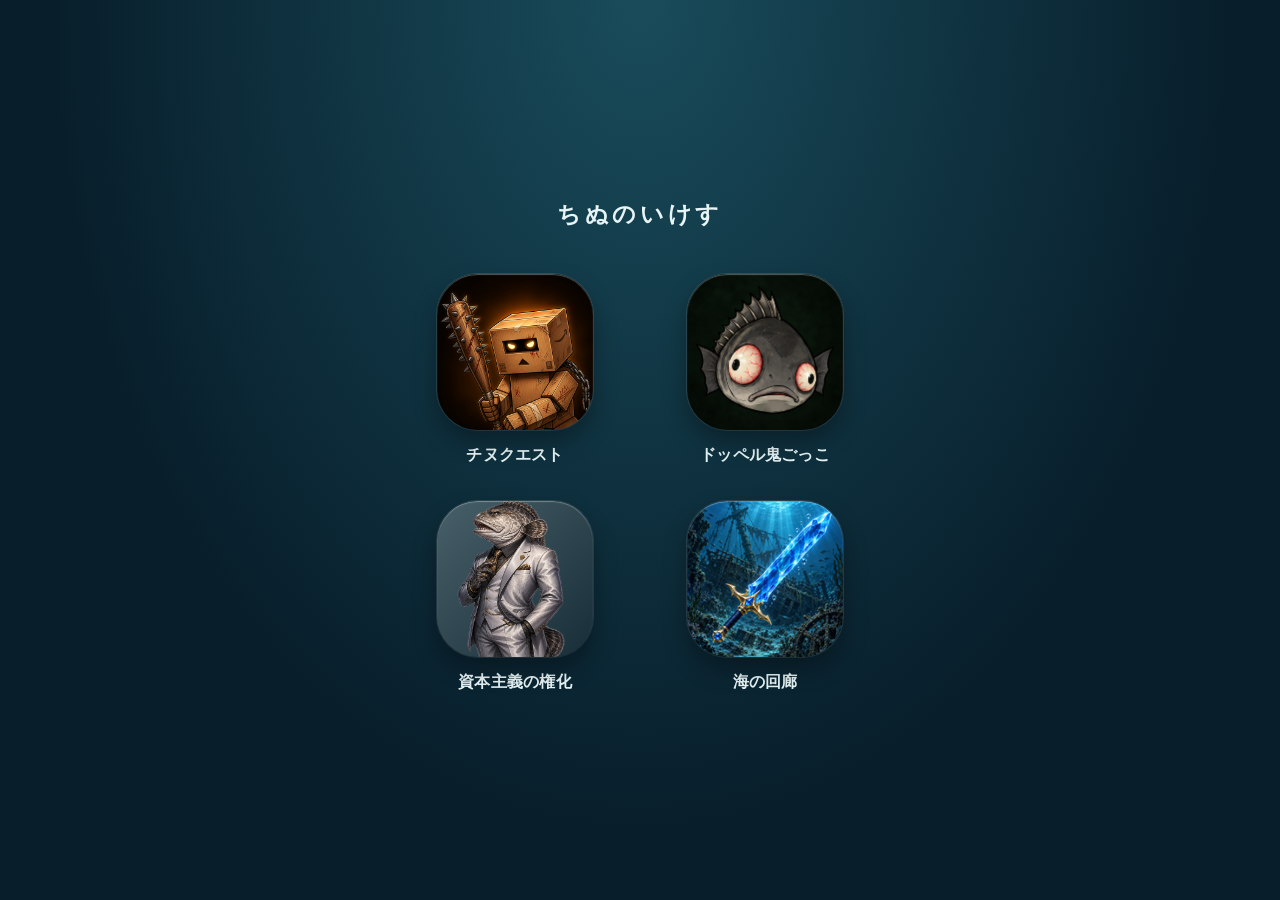
<file: index.html>
<!doctype html>
<html lang="ja">
<head>
  <meta charset="utf-8">
  <meta name="viewport" content="width=device-width, initial-scale=1, viewport-fit=cover">
  <title>ちぬのいけす</title>
  <meta name="description" content="チヌクエスト、ドッペル鬼ごっこ、資本主義の権化、海の回廊。ゲームを選んでスタート。">
  <meta name="theme-color" content="#081e2b">
  <meta name="apple-mobile-web-app-capable" content="yes">
  <meta name="apple-mobile-web-app-title" content="ちぬのいけす">
  <meta name="apple-mobile-web-app-status-bar-style" content="black-translucent">
  <link rel="canonical" href="https://saint-chinu.github.io/">
  <link rel="icon" href="favicon.png" type="image/png">
  <link rel="apple-touch-icon" href="apple-touch-icon.png">
  <link rel="manifest" href="manifest.webmanifest">
  <link rel="stylesheet" href="assets/css/launcher.css?v=1">
  <script src="assets/js/launcher.js?v=1" defer></script>
</head>
<body>
  <main class="launcher">
    <h1>ちぬのいけす</h1>
    <nav class="games" aria-label="ゲームを選ぶ">
      <a class="game chinu-quest" href="https://chinu-quest2-pvp.doppel-tag.workers.dev/" aria-label="チヌクエストを起動">
        <span class="icon"><img src="assets/launcher/chinu.png" alt="" width="156" height="156" decoding="async"></span>
        <span class="name">チヌクエスト</span>
      </a>
      <a class="game doppel-tag" href="https://doppel-tag.doppel-tag.workers.dev/" aria-label="ドッペル鬼ごっこを起動">
        <span class="icon"><img src="assets/launcher/doppel.png" alt="" width="156" height="156" decoding="async"></span>
        <span class="name">ドッペル鬼ごっこ</span>
      </a>
      <a class="game capitalism" href="https://que-finance-game.doppel-tag.workers.dev/" aria-label="資本主義の権化を起動">
        <span class="icon"><img src="assets/img/cast/que.webp" alt="" width="156" height="156" decoding="async"></span>
        <span class="name">資本主義の権化</span>
      </a>
      <a class="game umi-no-kairo" href="https://sea-corridor-basic.doppel-tag.workers.dev/" aria-label="海の回廊を起動">
        <span class="icon"><img src="assets/launcher/umi.png" alt="" width="156" height="156" decoding="async"></span>
        <span class="name">海の回廊</span>
      </a>
    </nav>
  </main>
</body>
</html>
</file>
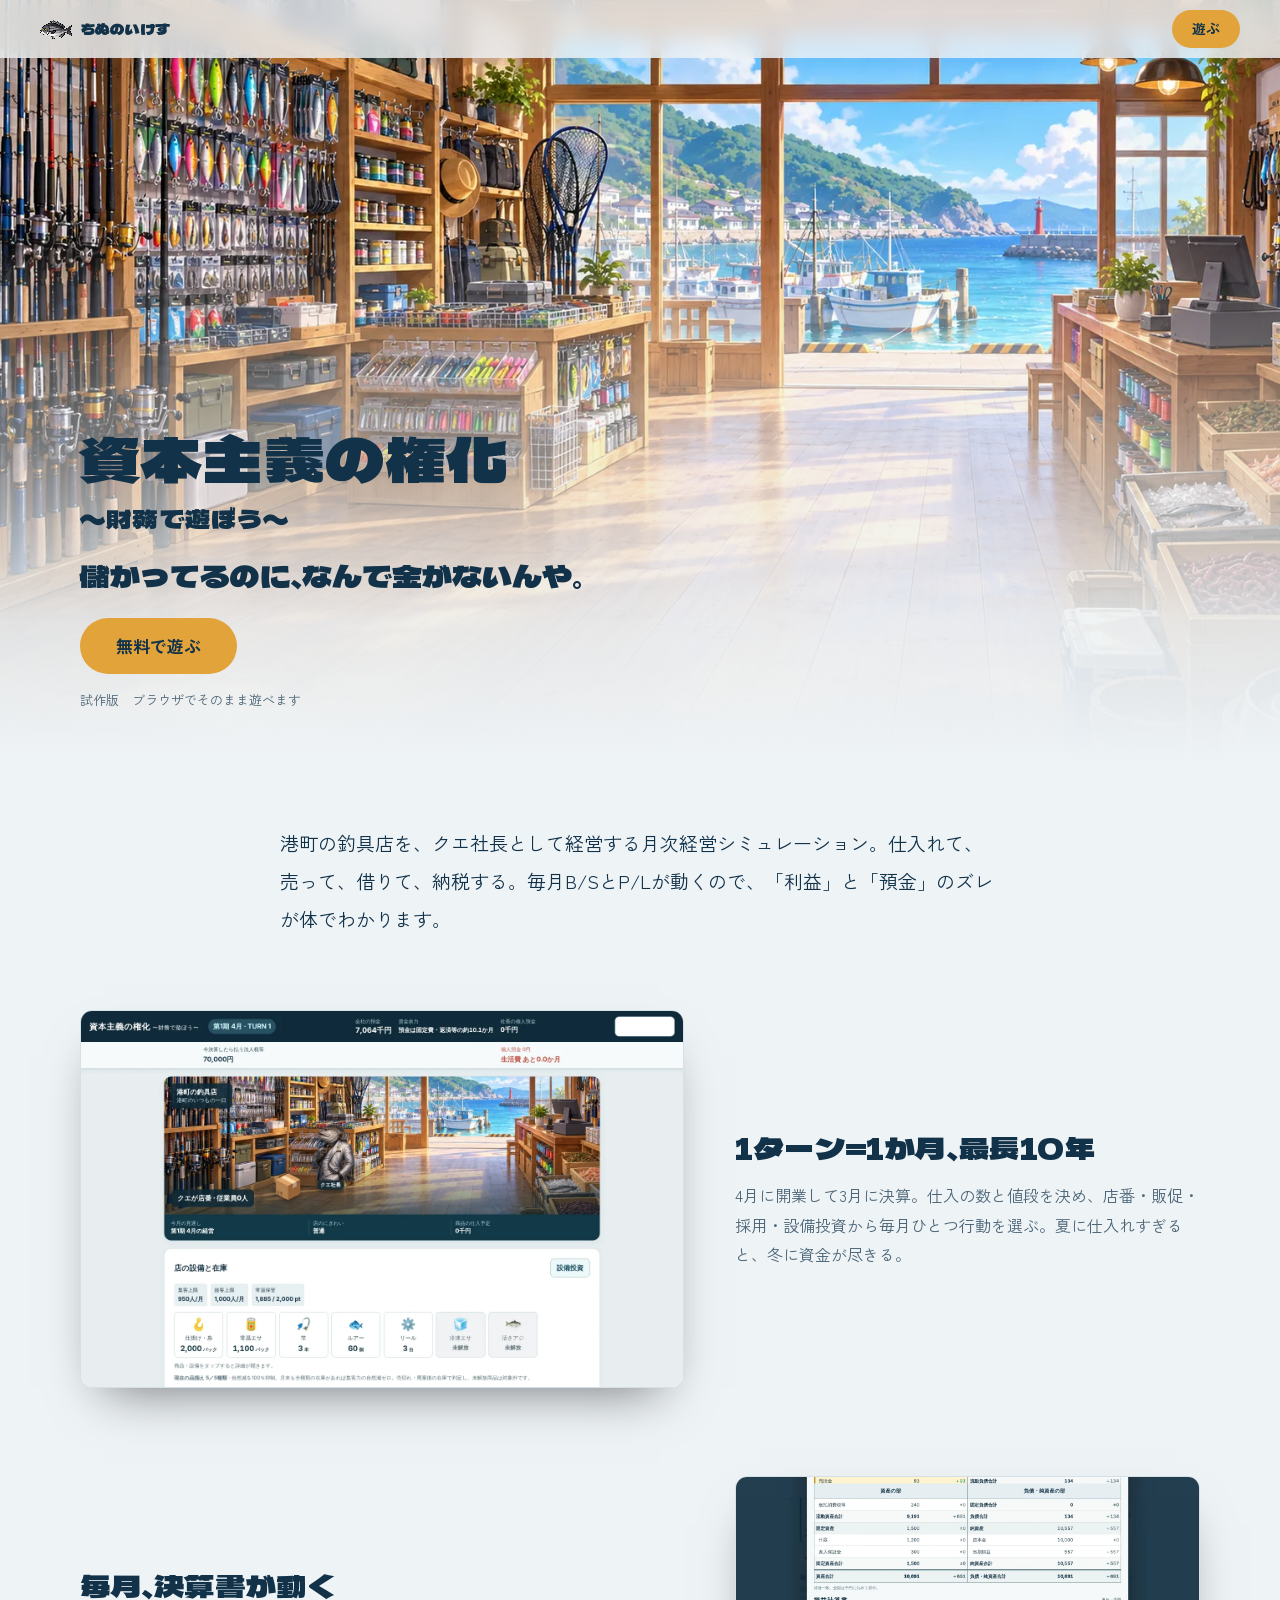
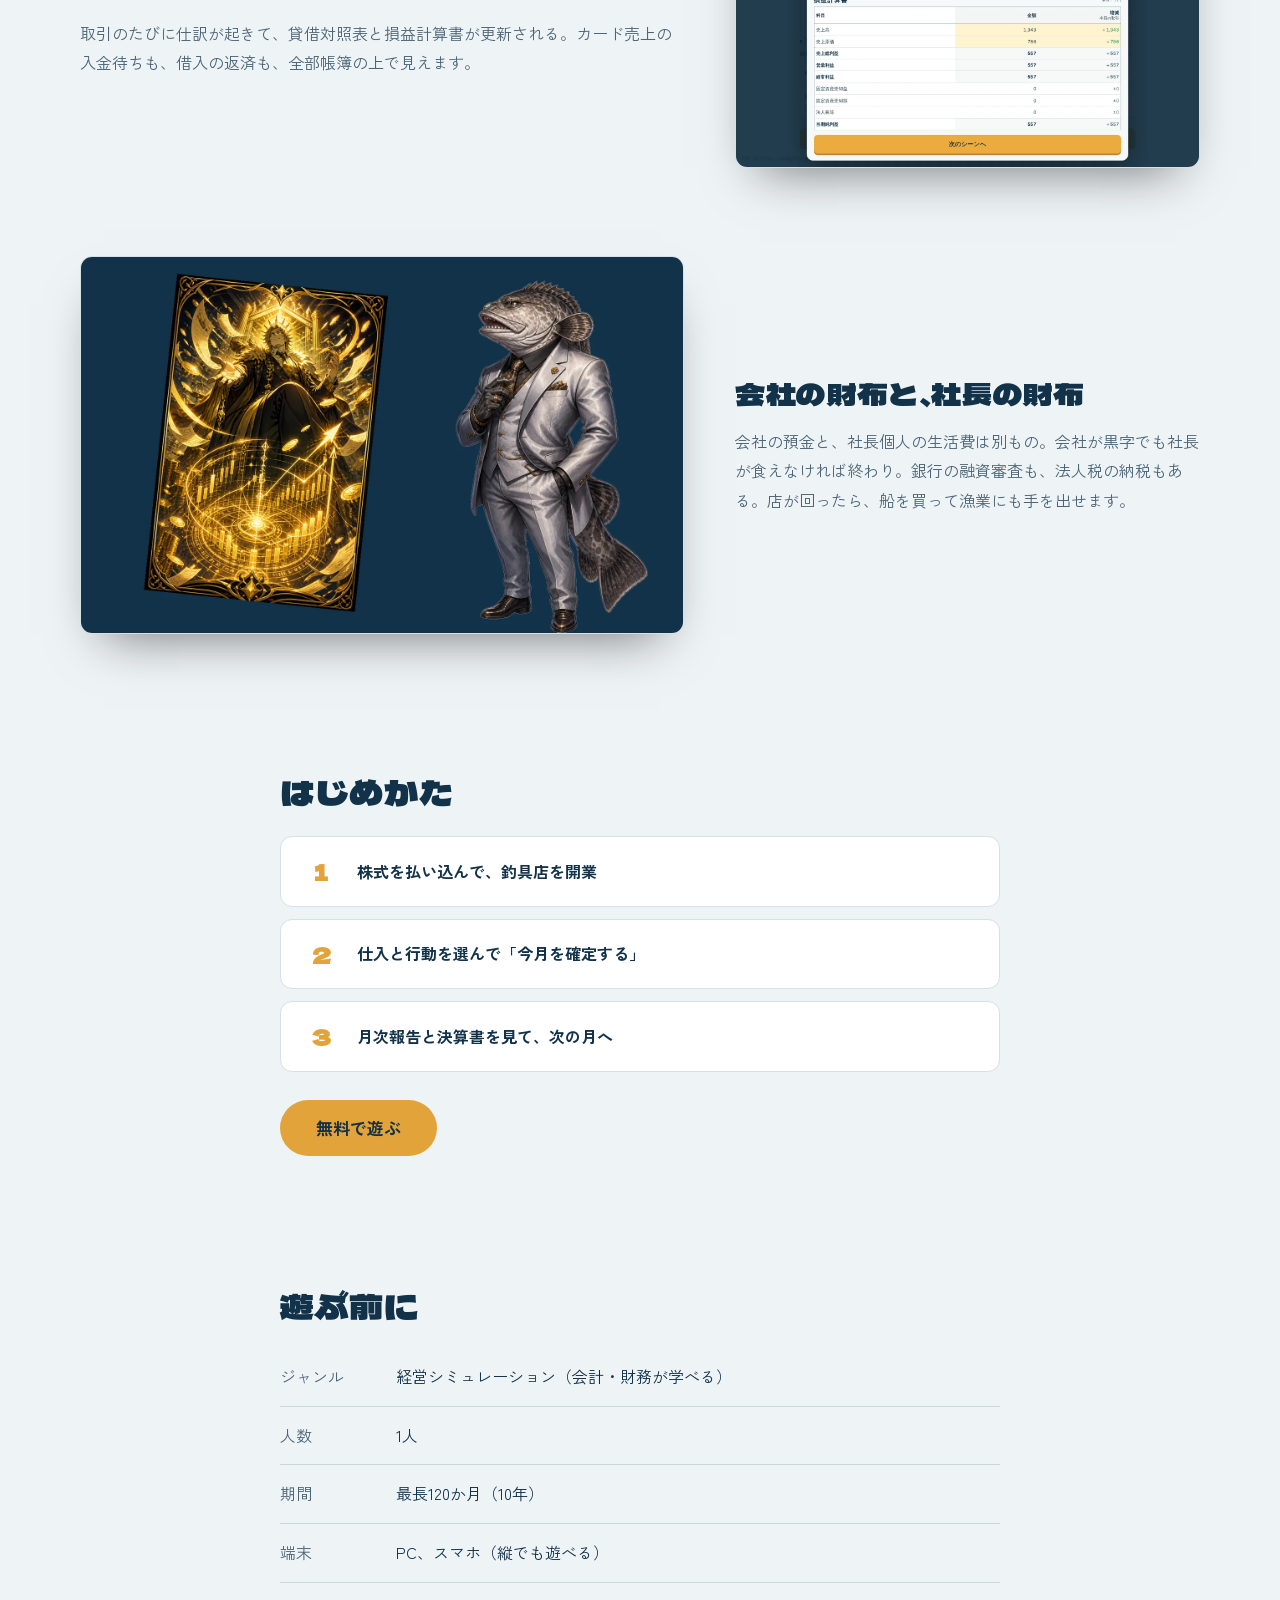
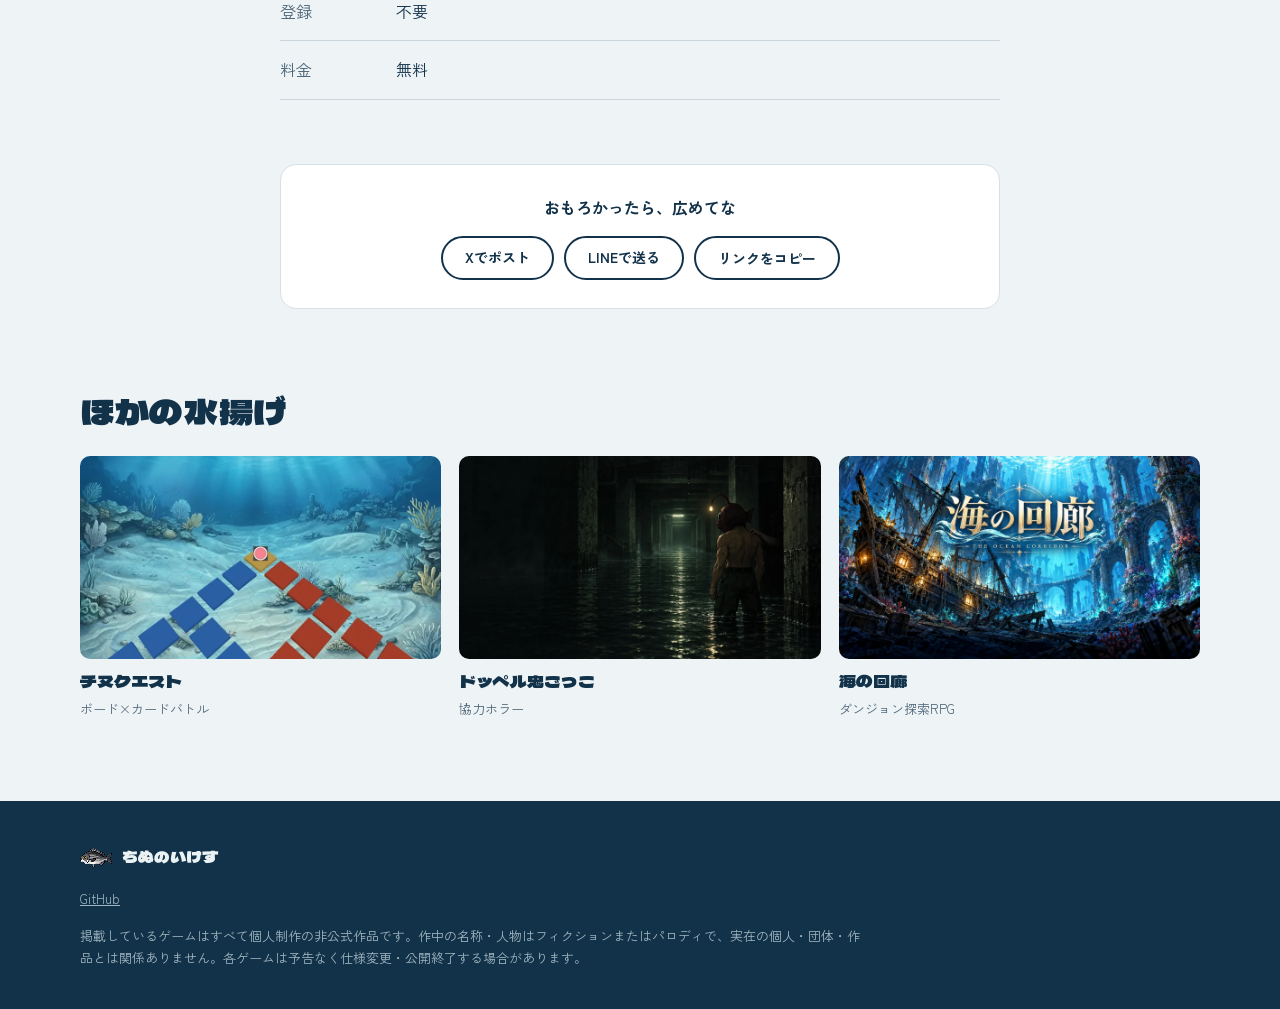
<file: games/capitalism/index.html>
<!doctype html>
<html lang="ja">
<head>
<meta charset="utf-8">
<meta name="viewport" content="width=device-width, initial-scale=1, viewport-fit=cover">
<title>資本主義の権化〜財務で遊ぼう〜｜儲かってるのに、なんで金がないんや。</title>
<meta name="description" content="港町の釣具店を、クエ社長として経営する月次経営シミュレーション。仕入れて、売って、借りて、納税する。毎月B/SとP/Lが動くので、「利益」と「預金」のズレが体でわかります。">
<link rel="canonical" href="https://saint-chinu.github.io/games/capitalism/">
<meta name="theme-color" content="#12324a">
<meta property="og:type" content="website">
<meta property="og:site_name" content="ちぬのいけす">
<meta property="og:title" content="資本主義の権化〜財務で遊ぼう〜｜儲かってるのに、なんで金がないんや。">
<meta property="og:description" content="港町の釣具店を、クエ社長として経営する月次経営シミュレーション。仕入れて、売って、借りて、納税する。毎月B/SとP/Lが動くので、「利益」と「預金」のズレが体でわかります。">
<meta property="og:url" content="https://saint-chinu.github.io/games/capitalism/">
<meta property="og:image" content="https://saint-chinu.github.io/assets/ogp/capitalism.jpg">
<meta property="og:image:width" content="1200">
<meta property="og:image:height" content="630">
<meta property="og:locale" content="ja_JP">
<meta name="twitter:card" content="summary_large_image">
<link rel="icon" href="../../favicon.png" type="image/png">
<link rel="apple-touch-icon" href="../../apple-touch-icon.png">
<link rel="preload" href="../../assets/fonts/fonts.css" as="style">
<link rel="stylesheet" href="../../assets/fonts/fonts.css">
<link rel="stylesheet" href="../../assets/css/site.css">
<script type="application/ld+json">{"@context": "https://schema.org", "@type": "VideoGame", "name": "資本主義の権化〜財務で遊ぼう〜", "url": "https://que-finance-game.doppel-tag.workers.dev/", "description": "港町の釣具店を、クエ社長として経営する月次経営シミュレーション。仕入れて、売って、借りて、納税する。毎月B/SとP/Lが動くので、「利益」と「預金」のズレが体でわかります。", "genre": "経営シミュレーション", "gamePlatform": "Web browser", "inLanguage": "ja", "image": "https://saint-chinu.github.io/assets/ogp/capitalism.jpg", "offers": {"@type": "Offer", "price": 0, "priceCurrency": "JPY"}, "author": {"@type": "Person", "name": "ちぬ"}}</script>
</head>
<body class="game theme-cap">
<a class="skip" href="#main">本文へ</a>
<nav class="topbar">
  <a class="back" href="../../"><img src="../../assets/img/chinu-pixel.webp" alt="" width="32" height="32">ちぬのいけす</a>
  <a class="btn btn-play btn-small" href="https://que-finance-game.doppel-tag.workers.dev/" target="_blank" rel="noopener">遊ぶ</a>
</nav>
<header class="game-hero">
  <img class="game-hero-bg" src="../../assets/img/cap/shop.webp" alt="" fetchpriority="high">
  <div class="game-hero-inner">
    
    <h1 class="game-title">資本主義の権化<span class="game-sub">〜財務で遊ぼう〜</span></h1>
    <p class="game-catch">儲かってるのに、なんで金がないんや。</p>
    <a class="btn btn-play btn-big" href="https://que-finance-game.doppel-tag.workers.dev/" target="_blank" rel="noopener">無料で遊ぶ</a>
    <p class="game-status">試作版　ブラウザでそのまま遊べます</p>
  </div>
</header>
<main id="main">
  <section class="game-lead wrap-narrow"><p>港町の釣具店を、クエ社長として経営する月次経営シミュレーション。仕入れて、売って、借りて、納税する。毎月B/SとP/Lが動くので、「利益」と「預金」のズレが体でわかります。</p></section>
  
  <div class="features wrap">
    <section class="feature">
      <figure class="feature-shot"><img src="../../assets/img/cap/play.webp" alt="港町の釣具店にクエ社長が立つ経営画面" loading="lazy"></figure>
      <div class="feature-text">
        <h3>1ターン＝1か月、最長10年</h3>
        <p>4月に開業して3月に決算。仕入の数と値段を決め、店番・販促・採用・設備投資から毎月ひとつ行動を選ぶ。夏に仕入れすぎると、冬に資金が尽きる。</p>
      </div>
    </section>
<section class="feature flip">
      <figure class="feature-shot"><img src="../../assets/img/cap/bs.webp" alt="貸借対照表と損益計算書が並ぶ月次報告画面" loading="lazy"></figure>
      <div class="feature-text">
        <h3>毎月、決算書が動く</h3>
        <p>取引のたびに仕訳が起きて、貸借対照表と損益計算書が更新される。カード売上の入金待ちも、借入の返済も、全部帳簿の上で見えます。</p>
      </div>
    </section>
<section class="feature">
      <figure class="feature-shot"><img src="../../assets/img/cap/wallet.webp" alt="金色の「資本主義の権化」カードと、スーツ姿のクエ社長" loading="lazy"></figure>
      <div class="feature-text">
        <h3>会社の財布と、社長の財布</h3>
        <p>会社の預金と、社長個人の生活費は別もの。会社が黒字でも社長が食えなければ終わり。銀行の融資審査も、法人税の納税もある。店が回ったら、船を買って漁業にも手を出せます。</p>
      </div>
    </section>
  </div>
  <section class="howto wrap-narrow" aria-labelledby="howto-h">
    <h2 id="howto-h">はじめかた</h2>
    <ol class="steps"><li>株式を払い込んで、釣具店を開業</li><li>仕入と行動を選んで「今月を確定する」</li><li>月次報告と決算書を見て、次の月へ</li></ol>
    <a class="btn btn-play btn-big" href="https://que-finance-game.doppel-tag.workers.dev/" target="_blank" rel="noopener">無料で遊ぶ</a>
  </section>
  <section class="spec wrap-narrow" aria-labelledby="spec-h">
    <h2 id="spec-h">遊ぶ前に</h2>
    <dl><div><dt>ジャンル</dt><dd>経営シミュレーション（会計・財務が学べる）</dd></div><div><dt>人数</dt><dd>1人</dd></div><div><dt>期間</dt><dd>最長120か月（10年）</dd></div><div><dt>端末</dt><dd>PC、スマホ（縦でも遊べる）</dd></div><div><dt>登録</dt><dd>不要</dd></div><div><dt>料金</dt><dd>無料</dd></div></dl>
    
  </section>
  <section class="wrap-narrow"><div class="share">
  <p class="share-label">おもろかったら、広めてな</p>
  <div class="share-buttons">
    <a class="btn btn-ghost" href="https://x.com/intent/post?text=%E5%84%B2%E3%81%8B%E3%81%A3%E3%81%A6%E3%82%8B%E3%81%AE%E3%81%AB%E3%80%81%E3%81%AA%E3%82%93%E3%81%A7%E9%87%91%E3%81%8C%E3%81%AA%E3%81%84%E3%82%93%E3%82%84%E3%80%82%E3%82%AF%E3%82%A8%E7%A4%BE%E9%95%B7%E3%81%AE%E9%87%A3%E5%85%B7%E5%BA%97%E7%B5%8C%E5%96%B6%E3%82%B7%E3%83%A0%E3%80%8E%E8%B3%87%E6%9C%AC%E4%B8%BB%E7%BE%A9%E3%81%AE%E6%A8%A9%E5%8C%96%E3%80%9C%E8%B2%A1%E5%8B%99%E3%81%A7%E9%81%8A%E3%81%BC%E3%81%86%E3%80%9C%E3%80%8F%E3%80%81B/S%E3%81%A8P/L%E3%81%8C%E6%AF%8E%E6%9C%88%E5%8B%95%E3%81%8F&url=https%3A//saint-chinu.github.io/games/capitalism/&hashtags=%E8%B3%87%E6%9C%AC%E4%B8%BB%E7%BE%A9%E3%81%AE%E6%A8%A9%E5%8C%96%2C%E7%B0%BF%E8%A8%98" target="_blank" rel="noopener">Xでポスト</a>
    <a class="btn btn-ghost" href="https://social-plugins.line.me/lineit/share?url=https%3A//saint-chinu.github.io/games/capitalism/" target="_blank" rel="noopener">LINEで送る</a>
    <button class="btn btn-ghost" type="button" data-copy="https://saint-chinu.github.io/games/capitalism/">リンクをコピー</button>
  </div>
</div></section>
  <section class="others wrap" aria-labelledby="others-h">
    <h2 id="others-h">ほかの水揚げ</h2>
    <ul><li><a href="../../games/chinu-quest/">
      <img src="../../assets/img/cq2/board.webp" alt="" loading="lazy">
      <span class="other-name">チヌクエスト</span>
      <span class="other-genre">ボード×カードバトル</span></a></li><li><a href="../../games/doppel-tag/">
      <img src="../../assets/img/doppel/key.webp" alt="" loading="lazy">
      <span class="other-name">ドッペル鬼ごっこ</span>
      <span class="other-genre">協力ホラー</span></a></li><li><a href="../../games/umi-no-kairo/">
      <img src="../../assets/img/umi/key.webp" alt="" loading="lazy">
      <span class="other-name">海の回廊</span>
      <span class="other-genre">ダンジョン探索RPG</span></a></li></ul>
  </section>
</main>
<footer class="site-footer">
  <div class="wrap footer-inner">
    <a class="footer-mark" href="../../"><img src="../../assets/img/chinu-pixel.webp" alt="" width="40" height="40">ちぬのいけす</a>
    <nav class="footer-links" aria-label="外部リンク"><a href="https://github.com/saint-chinu" target="_blank" rel="noopener">GitHub</a></nav>
    <p class="fine">掲載しているゲームはすべて個人制作の非公式作品です。作中の名称・人物はフィクションまたはパロディで、実在の個人・団体・作品とは関係ありません。各ゲームは予告なく仕様変更・公開終了する場合があります。</p>
  </div>
</footer>
<script src="../../assets/js/site.js" defer></script>
</body>
</html>
</file>
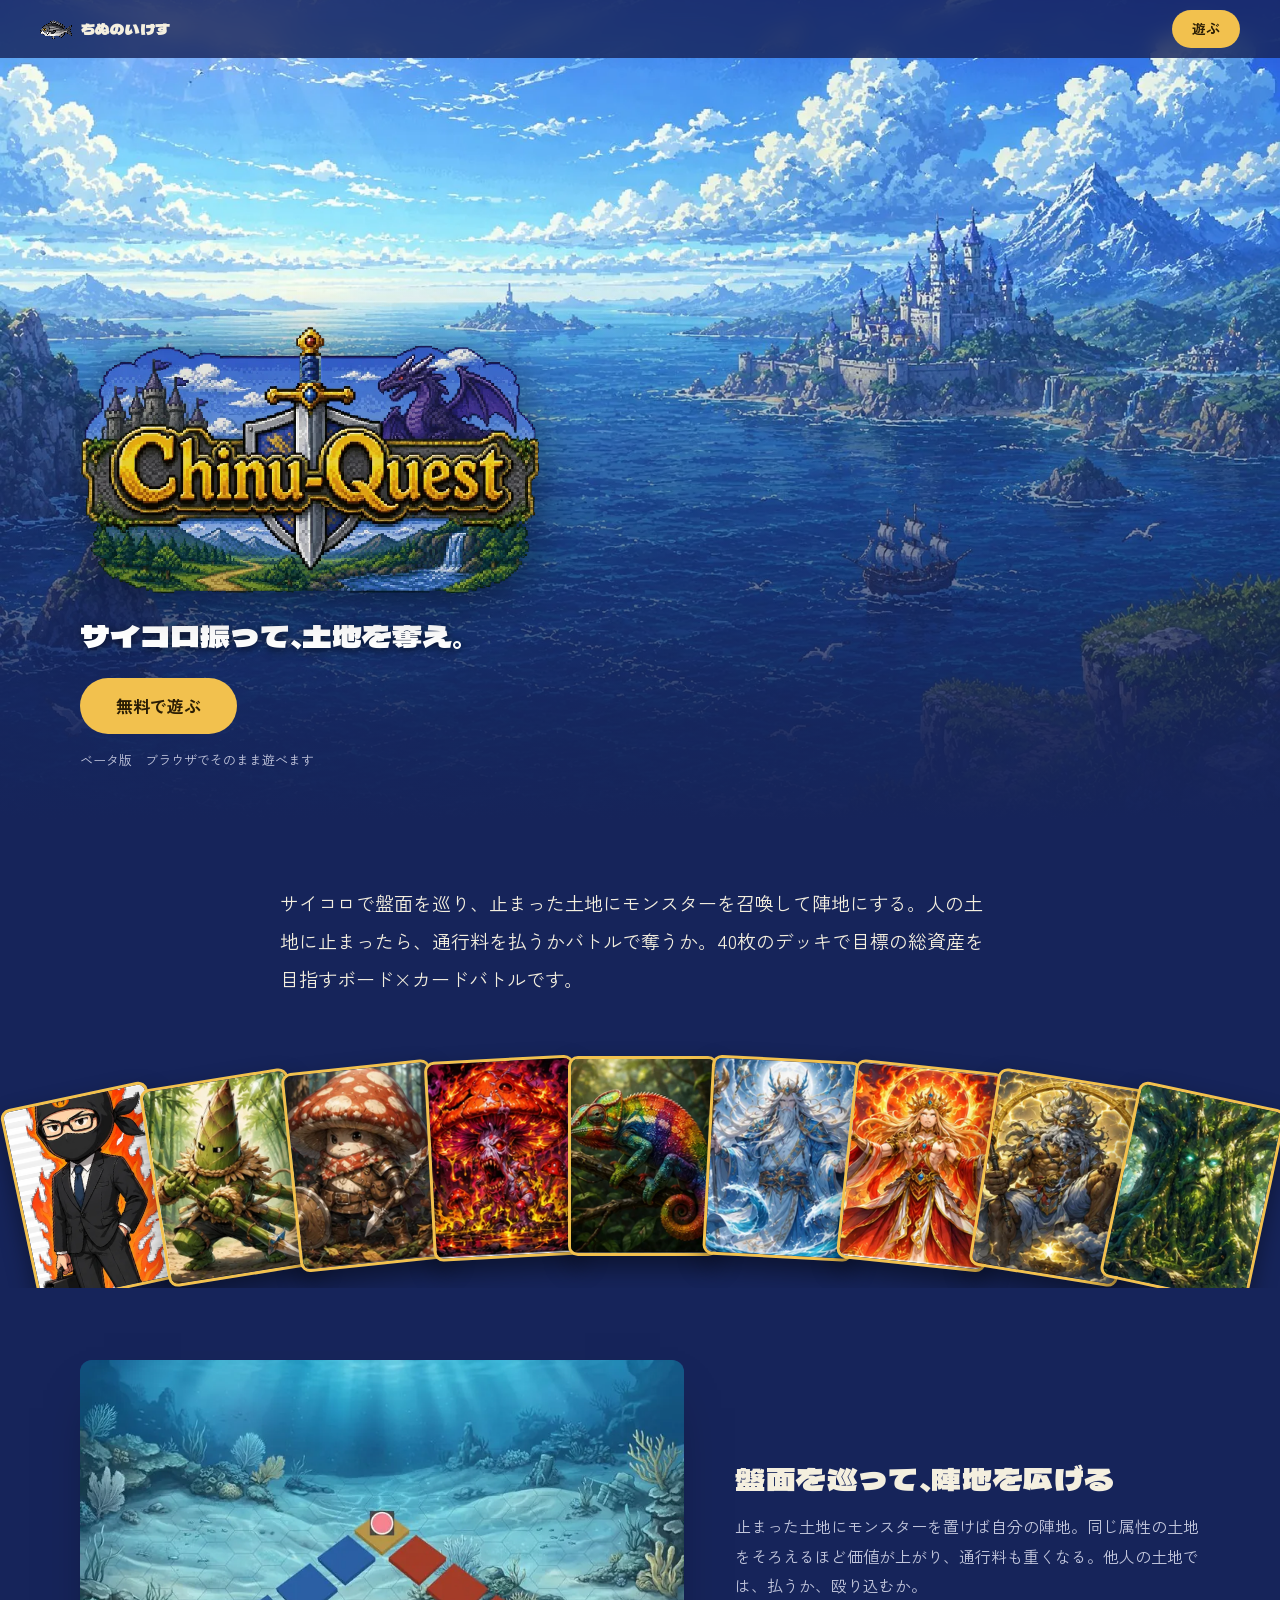
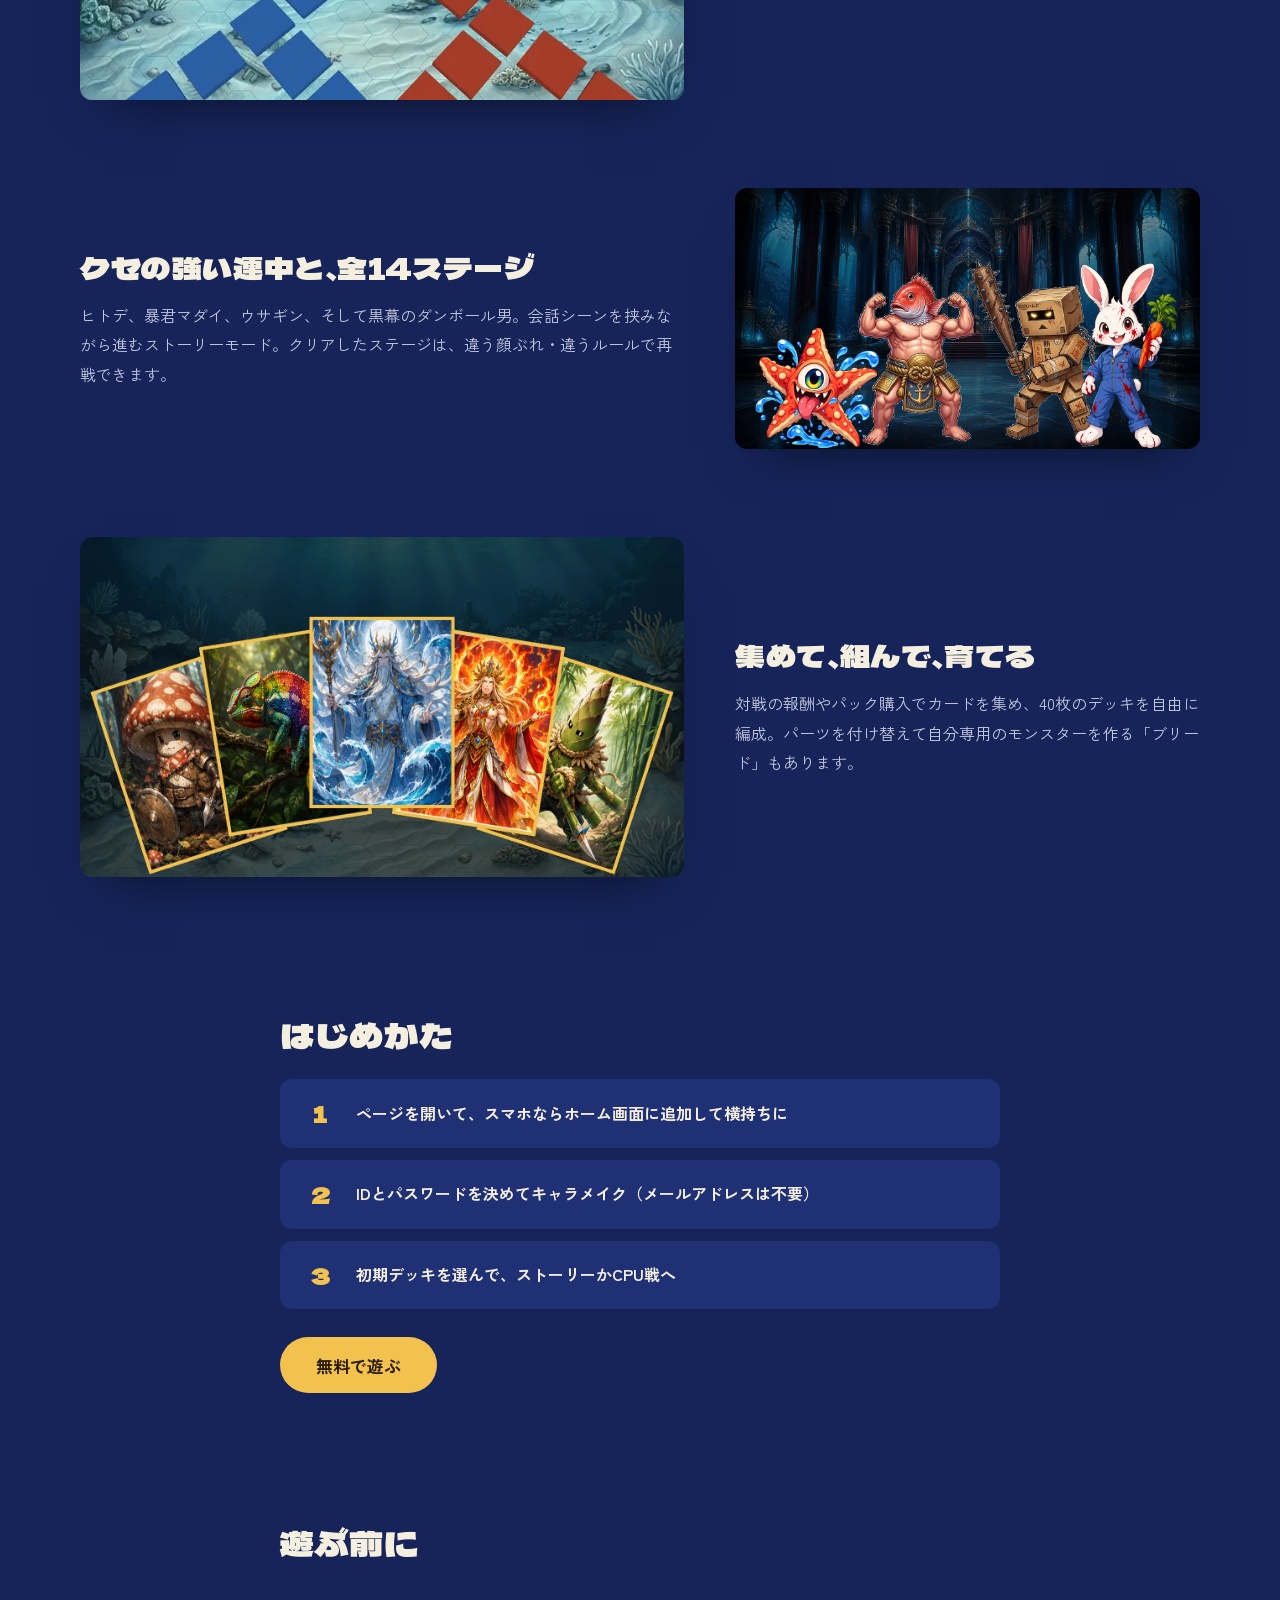
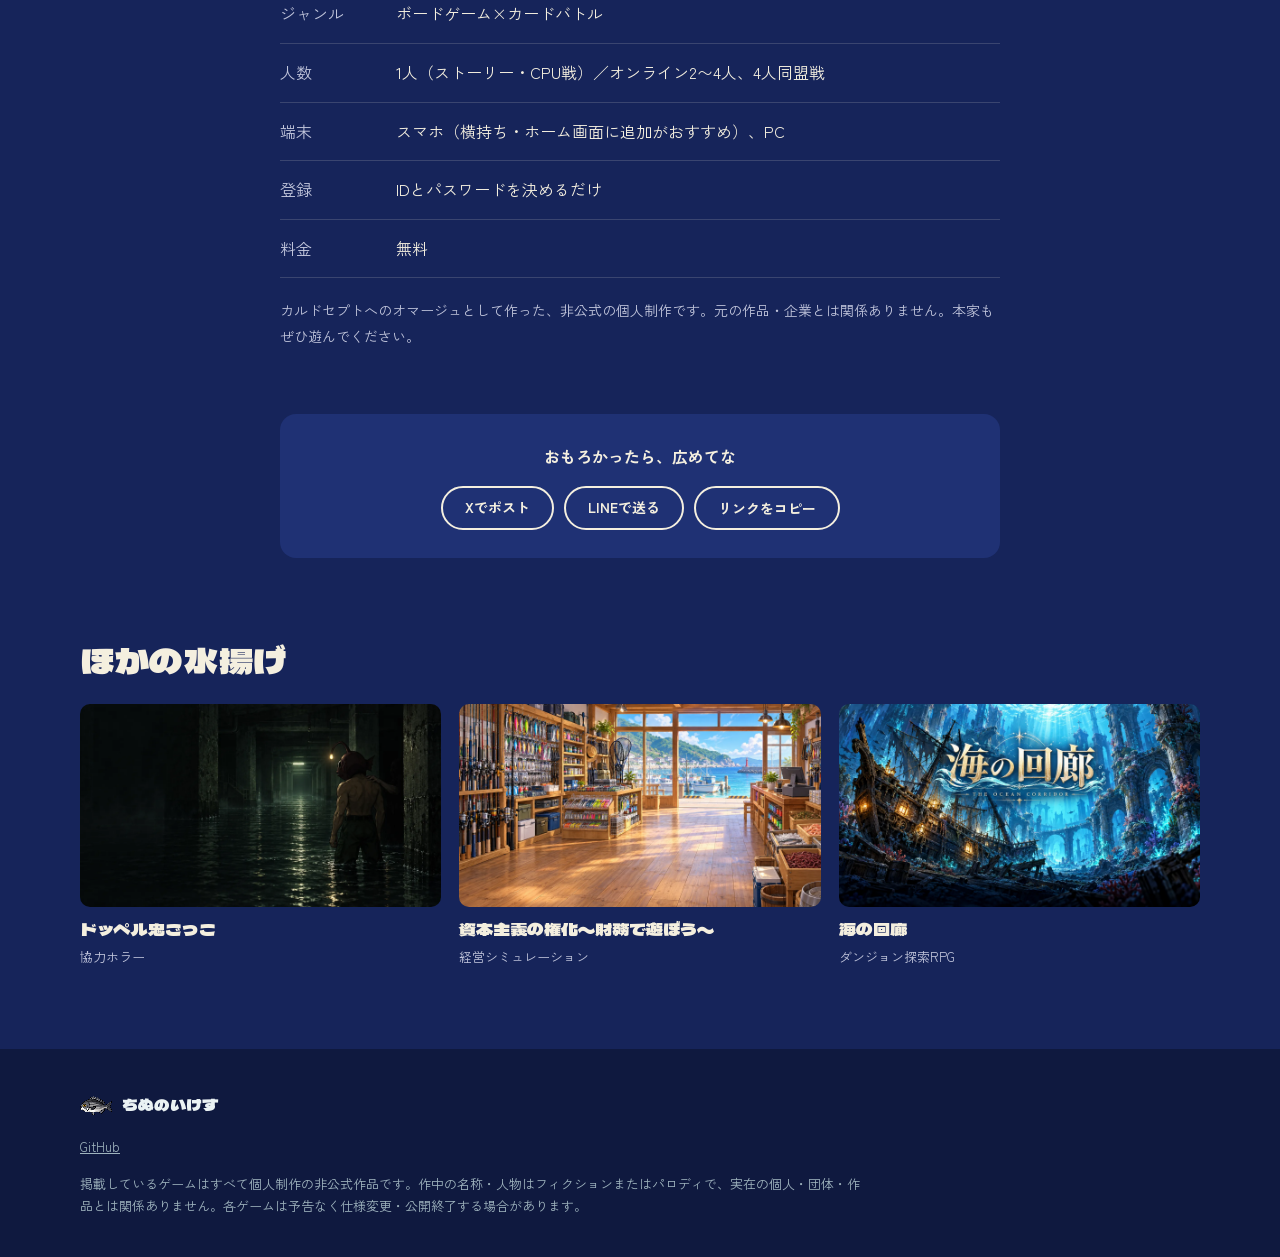
<file: games/chinu-quest/index.html>
<!doctype html>
<html lang="ja">
<head>
<meta charset="utf-8">
<meta name="viewport" content="width=device-width, initial-scale=1, viewport-fit=cover">
<title>チヌクエスト｜サイコロ振って、土地を奪え。</title>
<meta name="description" content="サイコロで盤面を巡り、止まった土地にモンスターを召喚して陣地にする。人の土地に止まったら、通行料を払うかバトルで奪うか。40枚のデッキで目標の総資産を目指すボード×カードバトルです。">
<link rel="canonical" href="https://saint-chinu.github.io/games/chinu-quest/">
<meta name="theme-color" content="#16245a">
<meta property="og:type" content="website">
<meta property="og:site_name" content="ちぬのいけす">
<meta property="og:title" content="チヌクエスト｜サイコロ振って、土地を奪え。">
<meta property="og:description" content="サイコロで盤面を巡り、止まった土地にモンスターを召喚して陣地にする。人の土地に止まったら、通行料を払うかバトルで奪うか。40枚のデッキで目標の総資産を目指すボード×カードバトルです。">
<meta property="og:url" content="https://saint-chinu.github.io/games/chinu-quest/">
<meta property="og:image" content="https://saint-chinu.github.io/assets/ogp/chinu-quest.jpg">
<meta property="og:image:width" content="1200">
<meta property="og:image:height" content="630">
<meta property="og:locale" content="ja_JP">
<meta name="twitter:card" content="summary_large_image">
<link rel="icon" href="../../favicon.png" type="image/png">
<link rel="apple-touch-icon" href="../../apple-touch-icon.png">
<link rel="preload" href="../../assets/fonts/fonts.css" as="style">
<link rel="stylesheet" href="../../assets/fonts/fonts.css">
<link rel="stylesheet" href="../../assets/css/site.css">
<script type="application/ld+json">{"@context": "https://schema.org", "@type": "VideoGame", "name": "チヌクエスト", "url": "https://saint-chinu.github.io/chinu-quest2/", "description": "サイコロで盤面を巡り、止まった土地にモンスターを召喚して陣地にする。人の土地に止まったら、通行料を払うかバトルで奪うか。40枚のデッキで目標の総資産を目指すボード×カードバトルです。", "genre": "ボード×カードバトル", "gamePlatform": "Web browser", "inLanguage": "ja", "image": "https://saint-chinu.github.io/assets/ogp/chinu-quest.jpg", "offers": {"@type": "Offer", "price": 0, "priceCurrency": "JPY"}, "author": {"@type": "Person", "name": "ちぬ"}}</script>
</head>
<body class="game theme-cq2">
<a class="skip" href="#main">本文へ</a>
<nav class="topbar">
  <a class="back" href="../../"><img src="../../assets/img/chinu-pixel.webp" alt="" width="32" height="32">ちぬのいけす</a>
  <a class="btn btn-play btn-small" href="https://saint-chinu.github.io/chinu-quest2/" target="_blank" rel="noopener">遊ぶ</a>
</nav>
<header class="game-hero">
  <img class="game-hero-bg" src="../../assets/img/cq2/key.webp" alt="" fetchpriority="high">
  <div class="game-hero-inner">
    <img class="hero-logo" src="../../assets/img/cq2/logo.webp" alt="チヌクエスト">
    <h1 class="game-title visually-hidden">チヌクエスト</h1>
    <p class="game-catch">サイコロ振って、土地を奪え。</p>
    <a class="btn btn-play btn-big" href="https://saint-chinu.github.io/chinu-quest2/" target="_blank" rel="noopener">無料で遊ぶ</a>
    <p class="game-status">ベータ版　ブラウザでそのまま遊べます</p>
  </div>
</header>
<main id="main">
  <section class="game-lead wrap-narrow"><p>サイコロで盤面を巡り、止まった土地にモンスターを召喚して陣地にする。人の土地に止まったら、通行料を払うかバトルで奪うか。40枚のデッキで目標の総資産を目指すボード×カードバトルです。</p></section>
  <section class="cardfan" aria-label="カードイラストの一部">
    <ul><li><img src="../../assets/img/cq2/card-salarymander.webp" alt="" loading="lazy"></li><li><img src="../../assets/img/cq2/card-takenokoha.webp" alt="" loading="lazy"></li><li><img src="../../assets/img/cq2/card-kinokoha.webp" alt="" loading="lazy"></li><li><img src="../../assets/img/cq2/card-kaentake.webp" alt="" loading="lazy"></li><li><img src="../../assets/img/cq2/card-rainbowChameleon.webp" alt="" loading="lazy"></li><li><img src="../../assets/img/cq2/card-suijin.webp" alt="" loading="lazy"></li><li><img src="../../assets/img/cq2/card-flameGod.webp" alt="" loading="lazy"></li><li><img src="../../assets/img/cq2/card-raijin.webp" alt="" loading="lazy"></li><li><img src="../../assets/img/cq2/card-sekaiju.webp" alt="" loading="lazy"></li></ul>
  </section>
  <div class="features wrap">
    <section class="feature">
      <figure class="feature-shot"><img src="../../assets/img/cq2/board.webp" alt="海底の盤面に赤と青のマスが並ぶ対戦画面" loading="lazy"></figure>
      <div class="feature-text">
        <h3>盤面を巡って、陣地を広げる</h3>
        <p>止まった土地にモンスターを置けば自分の陣地。同じ属性の土地をそろえるほど価値が上がり、通行料も重くなる。他人の土地では、払うか、殴り込むか。</p>
      </div>
    </section>
<section class="feature flip">
      <figure class="feature-shot"><img src="../../assets/img/cq2/rivals.webp" alt="ヒトデ、暴君マダイ、ダンボール男、ウサギンが玉座の間に並ぶ" loading="lazy"></figure>
      <div class="feature-text">
        <h3>クセの強い連中と、全14ステージ</h3>
        <p>ヒトデ、暴君マダイ、ウサギン、そして黒幕のダンボール男。会話シーンを挟みながら進むストーリーモード。クリアしたステージは、違う顔ぶれ・違うルールで再戦できます。</p>
      </div>
    </section>
<section class="feature">
      <figure class="feature-shot"><img src="../../assets/img/cq2/deck.webp" alt="キノコ派、レインボーカメレオン、水神、炎神、タケノコ派のカードイラスト" loading="lazy"></figure>
      <div class="feature-text">
        <h3>集めて、組んで、育てる</h3>
        <p>対戦の報酬やパック購入でカードを集め、40枚のデッキを自由に編成。パーツを付け替えて自分専用のモンスターを作る「ブリード」もあります。</p>
      </div>
    </section>
  </div>
  <section class="howto wrap-narrow" aria-labelledby="howto-h">
    <h2 id="howto-h">はじめかた</h2>
    <ol class="steps"><li>ページを開いて、スマホならホーム画面に追加して横持ちに</li><li>IDとパスワードを決めてキャラメイク（メールアドレスは不要）</li><li>初期デッキを選んで、ストーリーかCPU戦へ</li></ol>
    <a class="btn btn-play btn-big" href="https://saint-chinu.github.io/chinu-quest2/" target="_blank" rel="noopener">無料で遊ぶ</a>
  </section>
  <section class="spec wrap-narrow" aria-labelledby="spec-h">
    <h2 id="spec-h">遊ぶ前に</h2>
    <dl><div><dt>ジャンル</dt><dd>ボードゲーム×カードバトル</dd></div><div><dt>人数</dt><dd>1人（ストーリー・CPU戦）／オンライン2〜4人、4人同盟戦</dd></div><div><dt>端末</dt><dd>スマホ（横持ち・ホーム画面に追加がおすすめ）、PC</dd></div><div><dt>登録</dt><dd>IDとパスワードを決めるだけ</dd></div><div><dt>料金</dt><dd>無料</dd></div></dl>
    <p class="game-note">カルドセプトへのオマージュとして作った、非公式の個人制作です。元の作品・企業とは関係ありません。本家もぜひ遊んでください。</p>
  </section>
  <section class="wrap-narrow"><div class="share">
  <p class="share-label">おもろかったら、広めてな</p>
  <div class="share-buttons">
    <a class="btn btn-ghost" href="https://x.com/intent/post?text=%E3%82%B5%E3%82%A4%E3%82%B3%E3%83%AD%E6%8C%AF%E3%81%A3%E3%81%A6%E5%9C%9F%E5%9C%B0%E3%82%92%E5%A5%AA%E3%81%86%E3%83%9C%E3%83%BC%E3%83%89%C3%97%E3%82%AB%E3%83%BC%E3%83%89%E3%83%90%E3%83%88%E3%83%AB%E3%80%8E%E3%83%81%E3%83%8C%E3%82%AF%E3%82%A8%E3%82%B9%E3%83%88%E3%80%8F%E3%80%81%E3%83%96%E3%83%A9%E3%82%A6%E3%82%B6%E3%81%A7%E7%84%A1%E6%96%99%E3%81%A7%E9%81%8A%E3%81%B9%E3%82%8B&url=https%3A//saint-chinu.github.io/games/chinu-quest/&hashtags=%E3%83%81%E3%83%8C%E3%82%AF%E3%82%A8%E3%82%B9%E3%83%88%2C%E3%83%96%E3%83%A9%E3%82%A6%E3%82%B6%E3%82%B2%E3%83%BC%E3%83%A0" target="_blank" rel="noopener">Xでポスト</a>
    <a class="btn btn-ghost" href="https://social-plugins.line.me/lineit/share?url=https%3A//saint-chinu.github.io/games/chinu-quest/" target="_blank" rel="noopener">LINEで送る</a>
    <button class="btn btn-ghost" type="button" data-copy="https://saint-chinu.github.io/games/chinu-quest/">リンクをコピー</button>
  </div>
</div></section>
  <section class="others wrap" aria-labelledby="others-h">
    <h2 id="others-h">ほかの水揚げ</h2>
    <ul><li><a href="../../games/doppel-tag/">
      <img src="../../assets/img/doppel/key.webp" alt="" loading="lazy">
      <span class="other-name">ドッペル鬼ごっこ</span>
      <span class="other-genre">協力ホラー</span></a></li><li><a href="../../games/capitalism/">
      <img src="../../assets/img/cap/shop.webp" alt="" loading="lazy">
      <span class="other-name">資本主義の権化〜財務で遊ぼう〜</span>
      <span class="other-genre">経営シミュレーション</span></a></li><li><a href="../../games/umi-no-kairo/">
      <img src="../../assets/img/umi/key.webp" alt="" loading="lazy">
      <span class="other-name">海の回廊</span>
      <span class="other-genre">ダンジョン探索RPG</span></a></li></ul>
  </section>
</main>
<footer class="site-footer">
  <div class="wrap footer-inner">
    <a class="footer-mark" href="../../"><img src="../../assets/img/chinu-pixel.webp" alt="" width="40" height="40">ちぬのいけす</a>
    <nav class="footer-links" aria-label="外部リンク"><a href="https://github.com/saint-chinu" target="_blank" rel="noopener">GitHub</a></nav>
    <p class="fine">掲載しているゲームはすべて個人制作の非公式作品です。作中の名称・人物はフィクションまたはパロディで、実在の個人・団体・作品とは関係ありません。各ゲームは予告なく仕様変更・公開終了する場合があります。</p>
  </div>
</footer>
<script src="../../assets/js/site.js" defer></script>
</body>
</html>
</file>
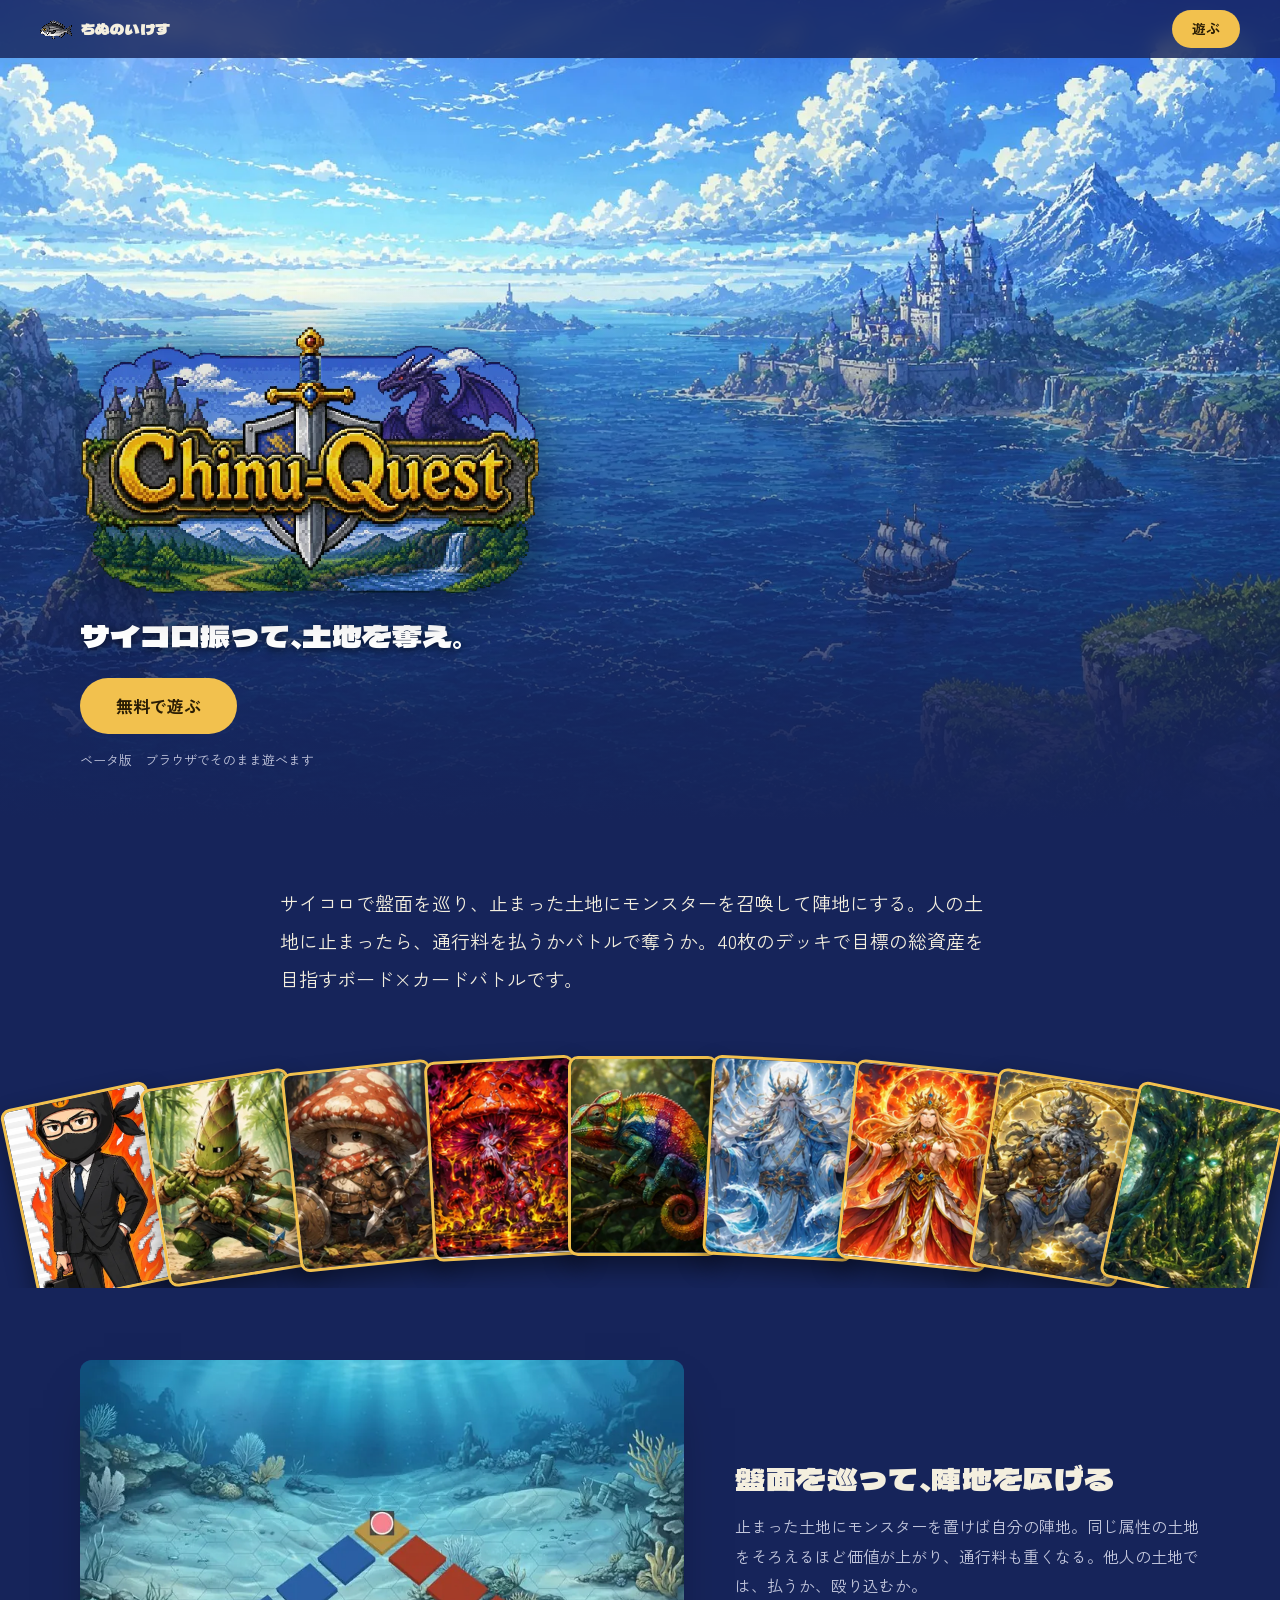
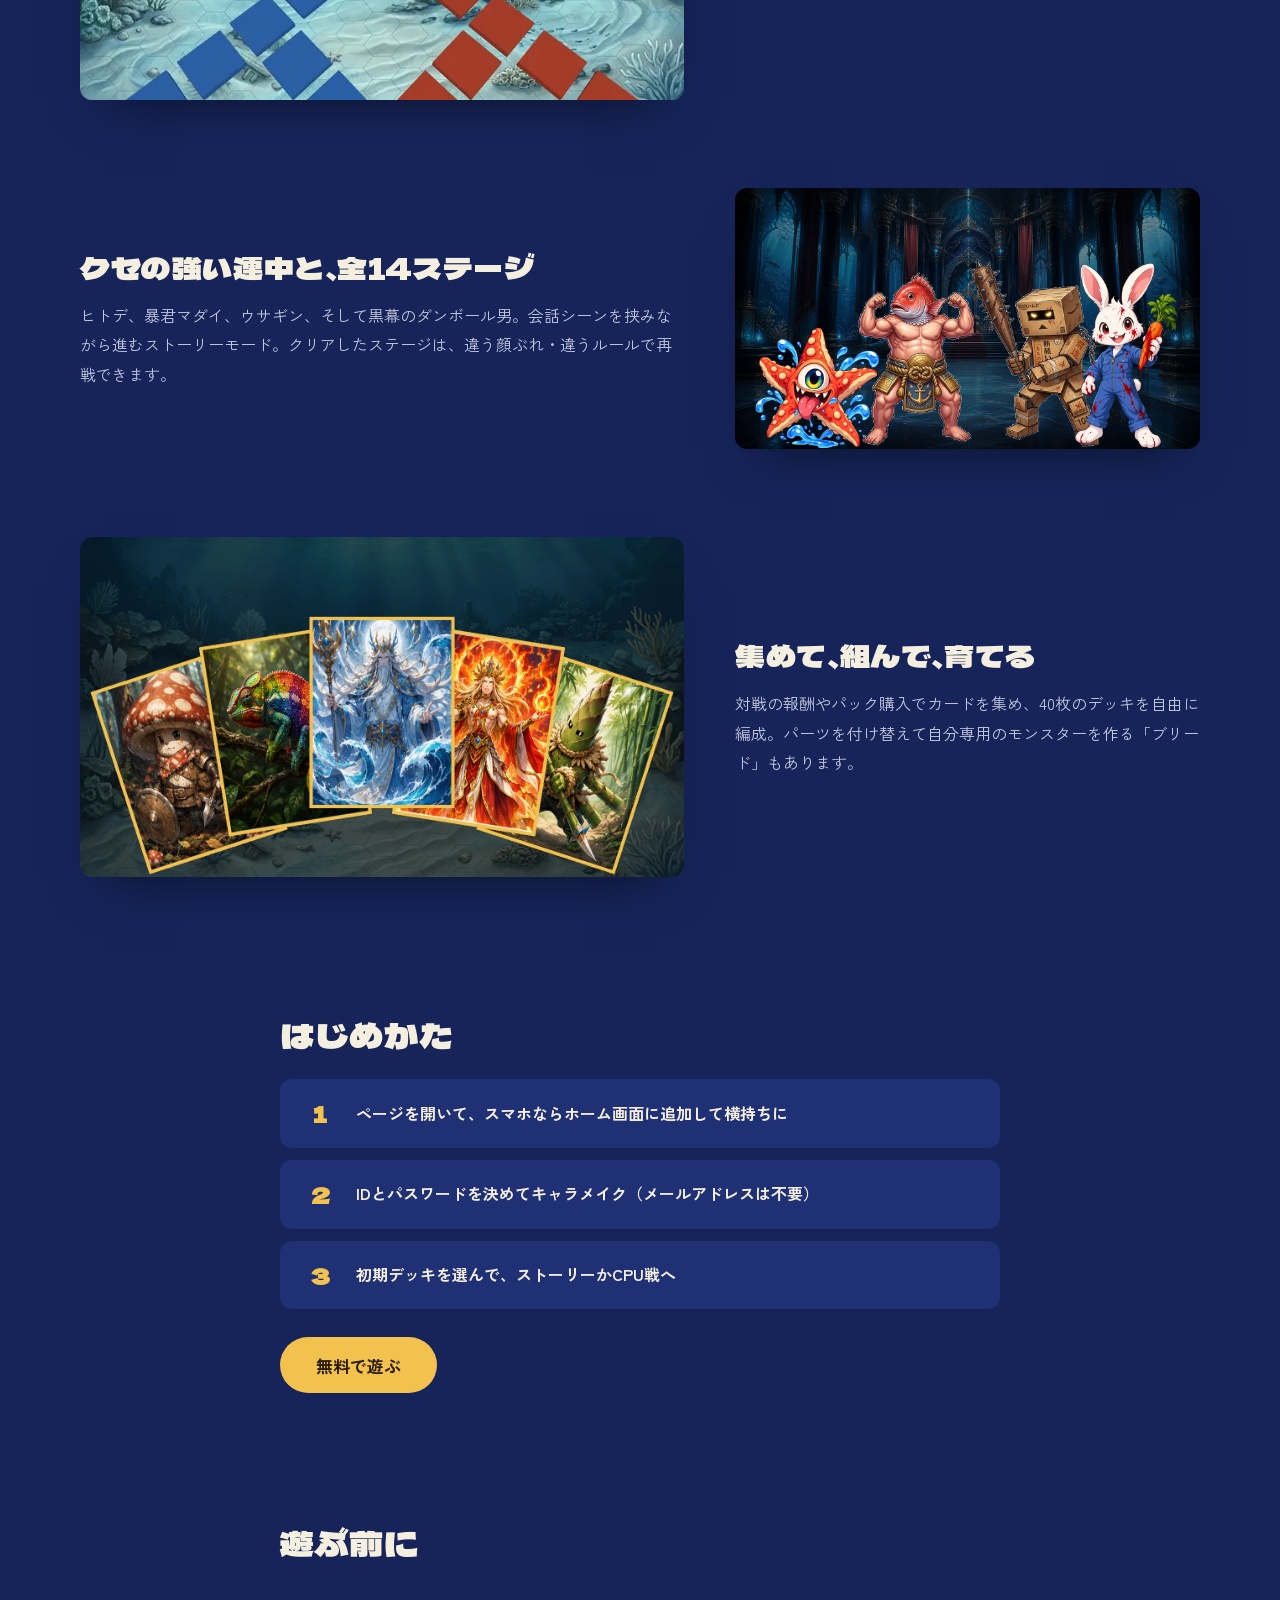
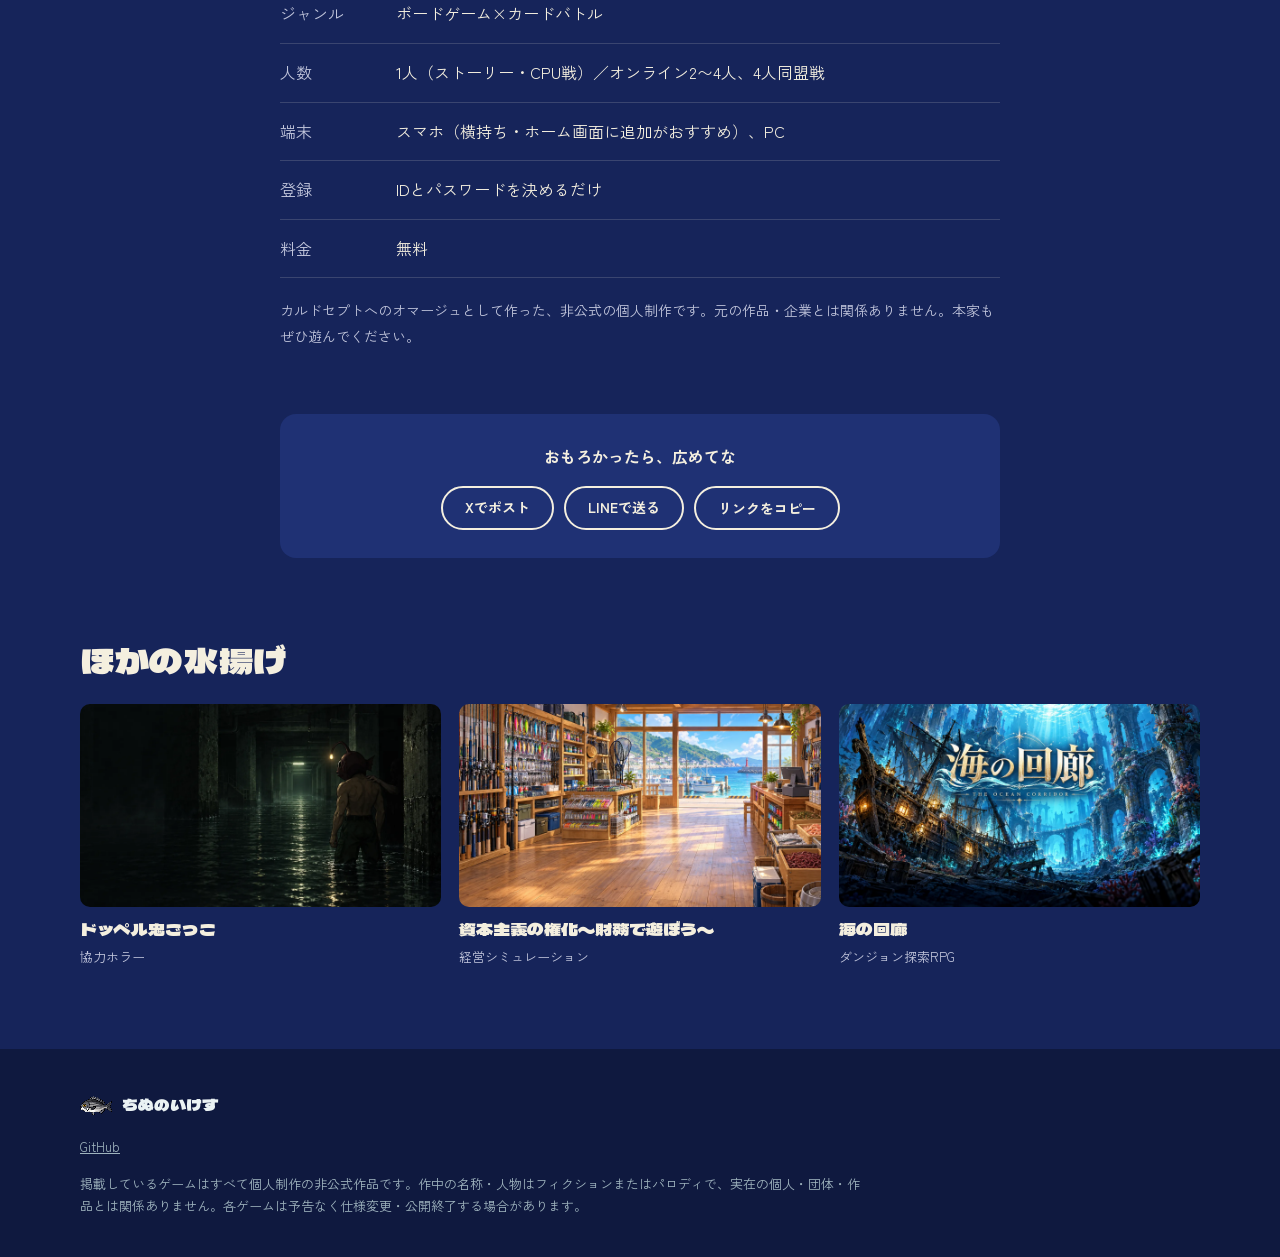
<file: games/chinu-quest2/index.html>
<!doctype html>
<html lang="ja">
<head>
<meta charset="utf-8">
<meta name="viewport" content="width=device-width, initial-scale=1, viewport-fit=cover">
<title>チヌクエスト2｜サイコロ振って、土地を奪え。</title>
<meta name="description" content="サイコロで盤面を巡り、止まった土地にモンスターを召喚して陣地にする。人の土地に止まったら、通行料を払うかバトルで奪うか。40枚のデッキで目標の総資産を目指すボード×カードバトルです。">
<link rel="canonical" href="https://saint-chinu.github.io/games/chinu-quest2/">
<meta name="theme-color" content="#16245a">
<meta property="og:type" content="website">
<meta property="og:site_name" content="ちぬのいけす">
<meta property="og:title" content="チヌクエスト2｜サイコロ振って、土地を奪え。">
<meta property="og:description" content="サイコロで盤面を巡り、止まった土地にモンスターを召喚して陣地にする。人の土地に止まったら、通行料を払うかバトルで奪うか。40枚のデッキで目標の総資産を目指すボード×カードバトルです。">
<meta property="og:url" content="https://saint-chinu.github.io/games/chinu-quest2/">
<meta property="og:image" content="https://saint-chinu.github.io/assets/ogp/chinu-quest2.jpg">
<meta property="og:image:width" content="1200">
<meta property="og:image:height" content="630">
<meta property="og:locale" content="ja_JP">
<meta name="twitter:card" content="summary_large_image">
<link rel="icon" href="../../favicon.png" type="image/png">
<link rel="apple-touch-icon" href="../../apple-touch-icon.png">
<link rel="preload" href="../../assets/fonts/fonts.css" as="style">
<link rel="stylesheet" href="../../assets/fonts/fonts.css">
<link rel="stylesheet" href="../../assets/css/site.css">
<script type="application/ld+json">{"@context": "https://schema.org", "@type": "VideoGame", "name": "チヌクエスト2", "url": "https://saint-chinu.github.io/chinu-quest2/", "description": "サイコロで盤面を巡り、止まった土地にモンスターを召喚して陣地にする。人の土地に止まったら、通行料を払うかバトルで奪うか。40枚のデッキで目標の総資産を目指すボード×カードバトルです。", "genre": "ボード×カードバトル", "gamePlatform": "Web browser", "inLanguage": "ja", "image": "https://saint-chinu.github.io/assets/ogp/chinu-quest2.jpg", "offers": {"@type": "Offer", "price": 0, "priceCurrency": "JPY"}, "author": {"@type": "Person", "name": "ちぬ"}}</script>
</head>
<body class="game theme-cq2">
<a class="skip" href="#main">本文へ</a>
<nav class="topbar">
  <a class="back" href="../../"><img src="../../assets/img/chinu-pixel.webp" alt="" width="32" height="32">ちぬのいけす</a>
  <a class="btn btn-play btn-small" href="https://saint-chinu.github.io/chinu-quest2/" target="_blank" rel="noopener">遊ぶ</a>
</nav>
<header class="game-hero">
  <img class="game-hero-bg" src="../../assets/img/cq2/key.webp" alt="" fetchpriority="high">
  <div class="game-hero-inner">
    <img class="hero-logo" src="../../assets/img/cq2/logo.webp" alt="チヌクエスト2">
    <h1 class="game-title visually-hidden">チヌクエスト2</h1>
    <p class="game-catch">サイコロ振って、土地を奪え。</p>
    <a class="btn btn-play btn-big" href="https://saint-chinu.github.io/chinu-quest2/" target="_blank" rel="noopener">無料で遊ぶ</a>
    <p class="game-status">ベータ版　ブラウザでそのまま遊べます</p>
  </div>
</header>
<main id="main">
  <section class="game-lead wrap-narrow"><p>サイコロで盤面を巡り、止まった土地にモンスターを召喚して陣地にする。人の土地に止まったら、通行料を払うかバトルで奪うか。40枚のデッキで目標の総資産を目指すボード×カードバトルです。</p></section>
  <section class="cardfan" aria-label="カードイラストの一部">
    <ul><li><img src="../../assets/img/cq2/card-salarymander.webp" alt="" loading="lazy"></li><li><img src="../../assets/img/cq2/card-takenokoha.webp" alt="" loading="lazy"></li><li><img src="../../assets/img/cq2/card-kinokoha.webp" alt="" loading="lazy"></li><li><img src="../../assets/img/cq2/card-kaentake.webp" alt="" loading="lazy"></li><li><img src="../../assets/img/cq2/card-rainbowChameleon.webp" alt="" loading="lazy"></li><li><img src="../../assets/img/cq2/card-suijin.webp" alt="" loading="lazy"></li><li><img src="../../assets/img/cq2/card-flameGod.webp" alt="" loading="lazy"></li><li><img src="../../assets/img/cq2/card-raijin.webp" alt="" loading="lazy"></li><li><img src="../../assets/img/cq2/card-sekaiju.webp" alt="" loading="lazy"></li></ul>
  </section>
  <div class="features wrap">
    <section class="feature">
      <figure class="feature-shot"><img src="../../assets/img/cq2/board.webp" alt="海底の盤面に赤と青のマスが並ぶ対戦画面" loading="lazy"></figure>
      <div class="feature-text">
        <h3>盤面を巡って、陣地を広げる</h3>
        <p>止まった土地にモンスターを置けば自分の陣地。同じ属性の土地をそろえるほど価値が上がり、通行料も重くなる。他人の土地では、払うか、殴り込むか。</p>
      </div>
    </section>
<section class="feature flip">
      <figure class="feature-shot"><img src="../../assets/img/cq2/rivals.webp" alt="ヒトデ、暴君マダイ、ダンボール男、ウサギンが玉座の間に並ぶ" loading="lazy"></figure>
      <div class="feature-text">
        <h3>クセの強い連中と、全14ステージ</h3>
        <p>ヒトデ、暴君マダイ、ウサギン、そして黒幕のダンボール男。会話シーンを挟みながら進むストーリーモード。クリアしたステージは、違う顔ぶれ・違うルールで再戦できます。</p>
      </div>
    </section>
<section class="feature">
      <figure class="feature-shot"><img src="../../assets/img/cq2/deck.webp" alt="キノコ派、レインボーカメレオン、水神、炎神、タケノコ派のカードイラスト" loading="lazy"></figure>
      <div class="feature-text">
        <h3>集めて、組んで、育てる</h3>
        <p>対戦の報酬やパック購入でカードを集め、40枚のデッキを自由に編成。パーツを付け替えて自分専用のモンスターを作る「ブリード」もあります。</p>
      </div>
    </section>
  </div>
  <section class="howto wrap-narrow" aria-labelledby="howto-h">
    <h2 id="howto-h">はじめかた</h2>
    <ol class="steps"><li>ページを開いて、スマホならホーム画面に追加して横持ちに</li><li>IDとパスワードを決めてキャラメイク（メールアドレスは不要）</li><li>初期デッキを選んで、ストーリーかCPU戦へ</li></ol>
    <a class="btn btn-play btn-big" href="https://saint-chinu.github.io/chinu-quest2/" target="_blank" rel="noopener">無料で遊ぶ</a>
  </section>
  <section class="spec wrap-narrow" aria-labelledby="spec-h">
    <h2 id="spec-h">遊ぶ前に</h2>
    <dl><div><dt>ジャンル</dt><dd>ボードゲーム×カードバトル</dd></div><div><dt>人数</dt><dd>1人（ストーリー・CPU戦）／オンライン2〜4人、4人同盟戦</dd></div><div><dt>端末</dt><dd>スマホ（横持ち・ホーム画面に追加がおすすめ）、PC</dd></div><div><dt>登録</dt><dd>IDとパスワードを決めるだけ</dd></div><div><dt>料金</dt><dd>無料</dd></div></dl>
    <p class="game-note">カルドセプトへのオマージュとして作った、非公式の個人制作です。元の作品・企業とは関係ありません。本家もぜひ遊んでください。</p>
  </section>
  <section class="wrap-narrow"><div class="share">
  <p class="share-label">おもろかったら、広めてな</p>
  <div class="share-buttons">
    <a class="btn btn-ghost" href="https://x.com/intent/post?text=%E3%82%B5%E3%82%A4%E3%82%B3%E3%83%AD%E6%8C%AF%E3%81%A3%E3%81%A6%E5%9C%9F%E5%9C%B0%E3%82%92%E5%A5%AA%E3%81%86%E3%83%9C%E3%83%BC%E3%83%89%C3%97%E3%82%AB%E3%83%BC%E3%83%89%E3%83%90%E3%83%88%E3%83%AB%E3%80%8E%E3%83%81%E3%83%8C%E3%82%AF%E3%82%A8%E3%82%B9%E3%83%882%E3%80%8F%E3%80%81%E3%83%96%E3%83%A9%E3%82%A6%E3%82%B6%E3%81%A7%E7%84%A1%E6%96%99%E3%81%A7%E9%81%8A%E3%81%B9%E3%82%8B&url=https%3A//saint-chinu.github.io/games/chinu-quest2/&hashtags=%E3%83%81%E3%83%8C%E3%82%AF%E3%82%A8%E3%82%B9%E3%83%882%2C%E3%83%96%E3%83%A9%E3%82%A6%E3%82%B6%E3%82%B2%E3%83%BC%E3%83%A0" target="_blank" rel="noopener">Xでポスト</a>
    <a class="btn btn-ghost" href="https://social-plugins.line.me/lineit/share?url=https%3A//saint-chinu.github.io/games/chinu-quest2/" target="_blank" rel="noopener">LINEで送る</a>
    <button class="btn btn-ghost" type="button" data-copy="https://saint-chinu.github.io/games/chinu-quest2/">リンクをコピー</button>
  </div>
</div></section>
  <section class="others wrap" aria-labelledby="others-h">
    <h2 id="others-h">ほかの水揚げ</h2>
    <ul><li><a href="../../games/doppel-tag/">
      <img src="../../assets/img/doppel/key.webp" alt="" loading="lazy">
      <span class="other-name">ドッペル鬼ごっこ</span>
      <span class="other-genre">協力ホラー</span></a></li><li><a href="../../games/capitalism/">
      <img src="../../assets/img/cap/shop.webp" alt="" loading="lazy">
      <span class="other-name">資本主義の権化〜財務で遊ぼう〜</span>
      <span class="other-genre">経営シミュレーション</span></a></li><li><a href="../../games/umi-no-kairo/">
      <img src="../../assets/img/umi/key.webp" alt="" loading="lazy">
      <span class="other-name">海の回廊</span>
      <span class="other-genre">ダンジョン探索RPG</span></a></li></ul>
  </section>
</main>
<footer class="site-footer">
  <div class="wrap footer-inner">
    <a class="footer-mark" href="../../"><img src="../../assets/img/chinu-pixel.webp" alt="" width="40" height="40">ちぬのいけす</a>
    <nav class="footer-links" aria-label="外部リンク"><a href="https://github.com/saint-chinu" target="_blank" rel="noopener">GitHub</a></nav>
    <p class="fine">掲載しているゲームはすべて個人制作の非公式作品です。作中の名称・人物はフィクションまたはパロディで、実在の個人・団体・作品とは関係ありません。各ゲームは予告なく仕様変更・公開終了する場合があります。</p>
  </div>
</footer>
<script src="../../assets/js/site.js" defer></script>
</body>
</html>
</file>
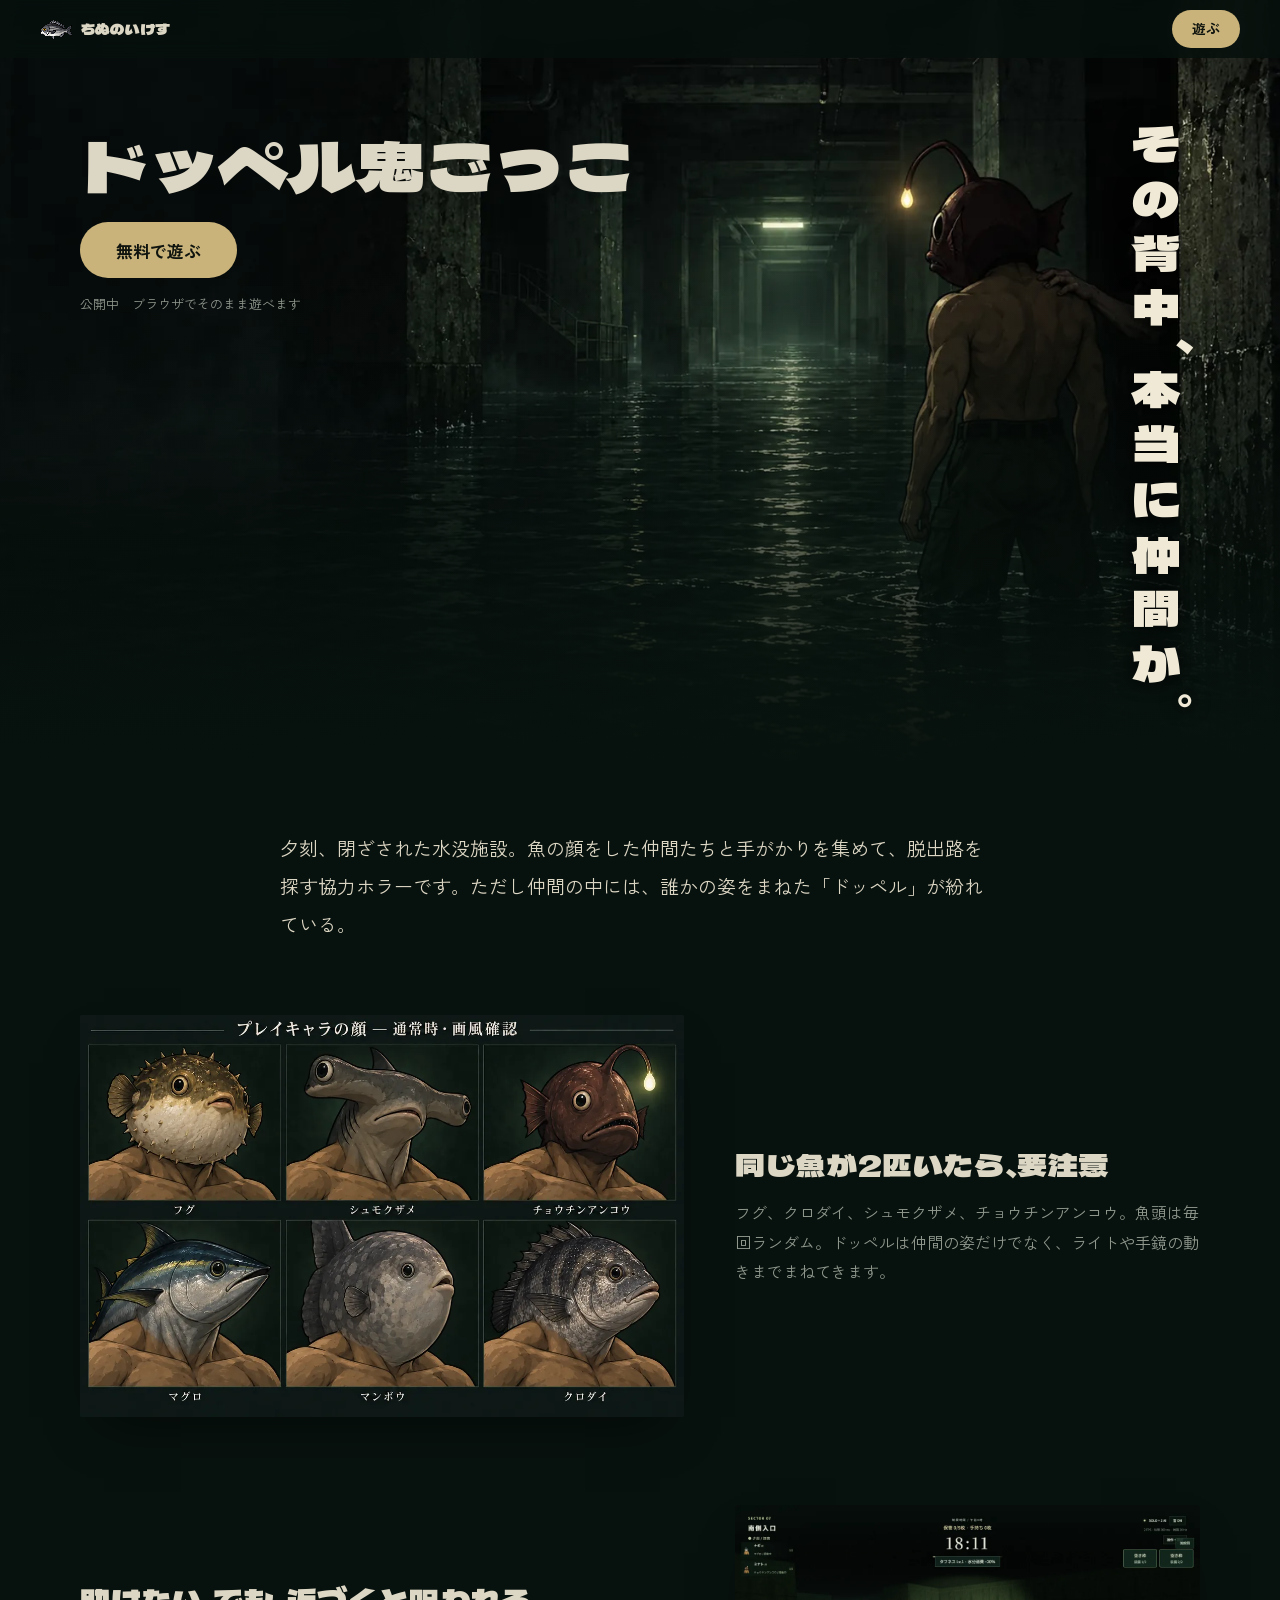
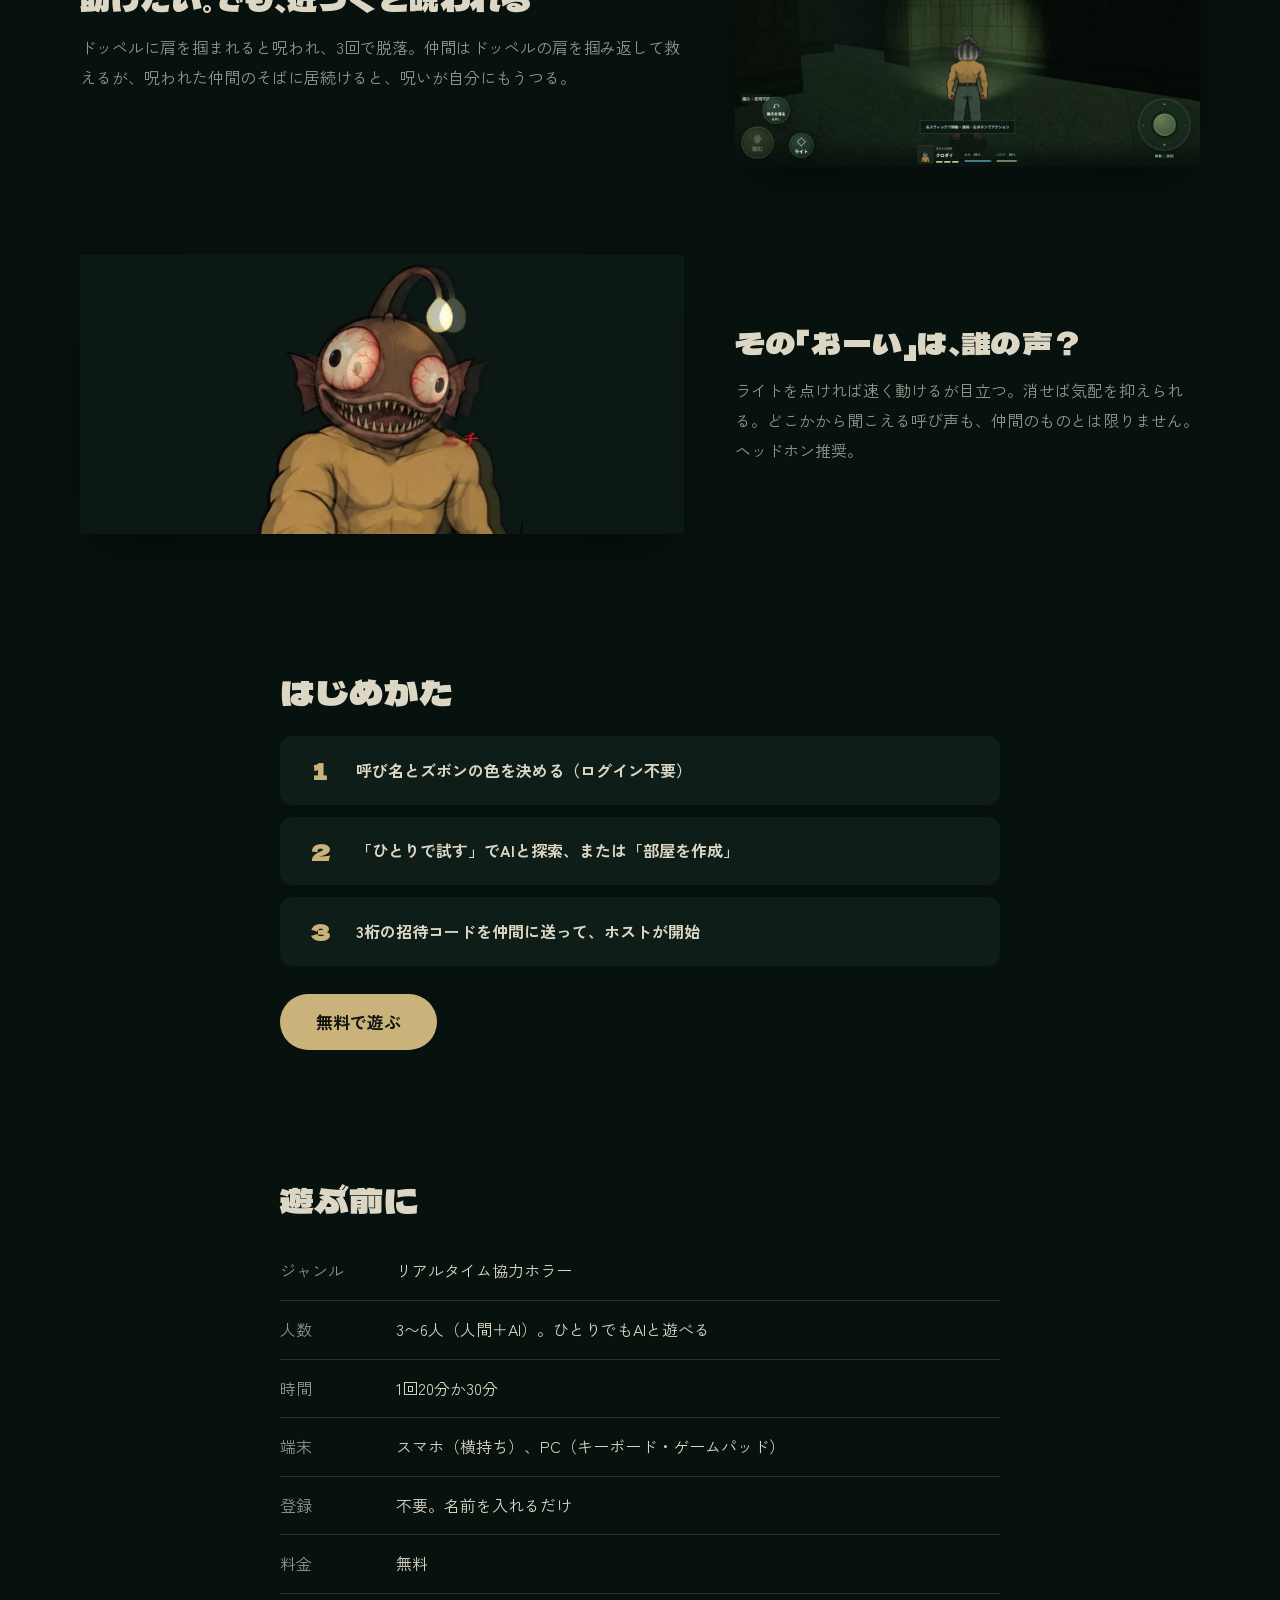
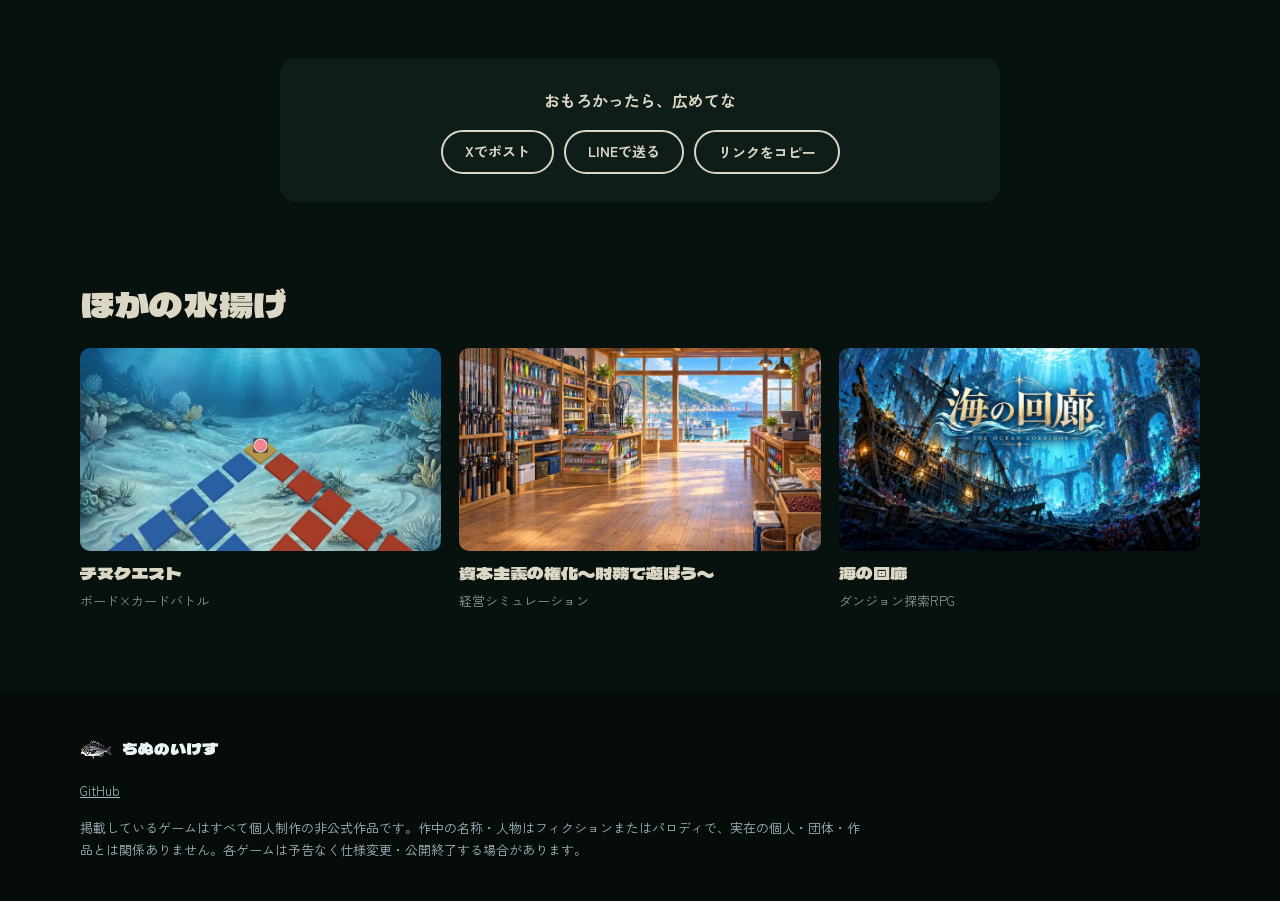
<file: games/doppel-tag/index.html>
<!doctype html>
<html lang="ja">
<head>
<meta charset="utf-8">
<meta name="viewport" content="width=device-width, initial-scale=1, viewport-fit=cover">
<title>ドッペル鬼ごっこ｜その背中、本当に仲間か。</title>
<meta name="description" content="夕刻、閉ざされた水没施設。魚の顔をした仲間たちと手がかりを集めて、脱出路を探す協力ホラーです。ただし仲間の中には、誰かの姿をまねた「ドッペル」が紛れている。">
<link rel="canonical" href="https://saint-chinu.github.io/games/doppel-tag/">
<meta name="theme-color" content="#07110d">
<meta property="og:type" content="website">
<meta property="og:site_name" content="ちぬのいけす">
<meta property="og:title" content="ドッペル鬼ごっこ｜その背中、本当に仲間か。">
<meta property="og:description" content="夕刻、閉ざされた水没施設。魚の顔をした仲間たちと手がかりを集めて、脱出路を探す協力ホラーです。ただし仲間の中には、誰かの姿をまねた「ドッペル」が紛れている。">
<meta property="og:url" content="https://saint-chinu.github.io/games/doppel-tag/">
<meta property="og:image" content="https://saint-chinu.github.io/assets/ogp/doppel-tag.jpg">
<meta property="og:image:width" content="1200">
<meta property="og:image:height" content="630">
<meta property="og:locale" content="ja_JP">
<meta name="twitter:card" content="summary_large_image">
<link rel="icon" href="../../favicon.png" type="image/png">
<link rel="apple-touch-icon" href="../../apple-touch-icon.png">
<link rel="preload" href="../../assets/fonts/fonts.css" as="style">
<link rel="stylesheet" href="../../assets/fonts/fonts.css">
<link rel="stylesheet" href="../../assets/css/site.css">
<script type="application/ld+json">{"@context": "https://schema.org", "@type": "VideoGame", "name": "ドッペル鬼ごっこ", "url": "https://doppel-tag.doppel-tag.workers.dev/", "description": "夕刻、閉ざされた水没施設。魚の顔をした仲間たちと手がかりを集めて、脱出路を探す協力ホラーです。ただし仲間の中には、誰かの姿をまねた「ドッペル」が紛れている。", "genre": "協力ホラー", "gamePlatform": "Web browser", "inLanguage": "ja", "image": "https://saint-chinu.github.io/assets/ogp/doppel-tag.jpg", "offers": {"@type": "Offer", "price": 0, "priceCurrency": "JPY"}, "author": {"@type": "Person", "name": "ちぬ"}}</script>
</head>
<body class="game theme-doppel">
<a class="skip" href="#main">本文へ</a>
<nav class="topbar">
  <a class="back" href="../../"><img src="../../assets/img/chinu-pixel.webp" alt="" width="32" height="32">ちぬのいけす</a>
  <a class="btn btn-play btn-small" href="https://doppel-tag.doppel-tag.workers.dev/" target="_blank" rel="noopener">遊ぶ</a>
</nav>
<header class="game-hero">
  <img class="game-hero-bg" src="../../assets/img/doppel/key.webp" alt="" fetchpriority="high">
  <div class="game-hero-inner">
    
    <h1 class="game-title">ドッペル鬼ごっこ</h1>
    <p class="game-catch">その背中、本当に仲間か。</p>
    <a class="btn btn-play btn-big" href="https://doppel-tag.doppel-tag.workers.dev/" target="_blank" rel="noopener">無料で遊ぶ</a>
    <p class="game-status">公開中　ブラウザでそのまま遊べます</p>
  </div>
</header>
<main id="main">
  <section class="game-lead wrap-narrow"><p>夕刻、閉ざされた水没施設。魚の顔をした仲間たちと手がかりを集めて、脱出路を探す協力ホラーです。ただし仲間の中には、誰かの姿をまねた「ドッペル」が紛れている。</p></section>
  
  <div class="features wrap">
    <section class="feature">
      <figure class="feature-shot"><img src="../../assets/img/doppel/characters.webp" alt="フグやシュモクザメなど、魚の頭をした6人の探索者" loading="lazy"></figure>
      <div class="feature-text">
        <h3>同じ魚が2匹いたら、要注意</h3>
        <p>フグ、クロダイ、シュモクザメ、チョウチンアンコウ。魚頭は毎回ランダム。ドッペルは仲間の姿だけでなく、ライトや手鏡の動きまでまねてきます。</p>
      </div>
    </section>
<section class="feature flip">
      <figure class="feature-shot"><img src="../../assets/img/doppel/hud.webp" alt="暗い排水施設をライトで照らしながら進む探索画面" loading="lazy"></figure>
      <div class="feature-text">
        <h3>助けたい。でも、近づくと呪われる</h3>
        <p>ドッペルに肩を掴まれると呪われ、3回で脱落。仲間はドッペルの肩を掴み返して救えるが、呪われた仲間のそばに居続けると、呪いが自分にもうつる。</p>
      </div>
    </section>
<section class="feature">
      <figure class="feature-shot"><img src="../../assets/img/doppel/face.webp" alt="暗闇に浮かぶ、目を見開いた魚頭" loading="lazy"></figure>
      <div class="feature-text">
        <h3>その「おーい」は、誰の声？</h3>
        <p>ライトを点ければ速く動けるが目立つ。消せば気配を抑えられる。どこかから聞こえる呼び声も、仲間のものとは限りません。ヘッドホン推奨。</p>
      </div>
    </section>
  </div>
  <section class="howto wrap-narrow" aria-labelledby="howto-h">
    <h2 id="howto-h">はじめかた</h2>
    <ol class="steps"><li>呼び名とズボンの色を決める（ログイン不要）</li><li>「ひとりで試す」でAIと探索、または「部屋を作成」</li><li>3桁の招待コードを仲間に送って、ホストが開始</li></ol>
    <a class="btn btn-play btn-big" href="https://doppel-tag.doppel-tag.workers.dev/" target="_blank" rel="noopener">無料で遊ぶ</a>
  </section>
  <section class="spec wrap-narrow" aria-labelledby="spec-h">
    <h2 id="spec-h">遊ぶ前に</h2>
    <dl><div><dt>ジャンル</dt><dd>リアルタイム協力ホラー</dd></div><div><dt>人数</dt><dd>3〜6人（人間＋AI）。ひとりでもAIと遊べる</dd></div><div><dt>時間</dt><dd>1回20分か30分</dd></div><div><dt>端末</dt><dd>スマホ（横持ち）、PC（キーボード・ゲームパッド）</dd></div><div><dt>登録</dt><dd>不要。名前を入れるだけ</dd></div><div><dt>料金</dt><dd>無料</dd></div></dl>
    
  </section>
  <section class="wrap-narrow"><div class="share">
  <p class="share-label">おもろかったら、広めてな</p>
  <div class="share-buttons">
    <a class="btn btn-ghost" href="https://x.com/intent/post?text=%E3%81%9D%E3%81%AE%E8%83%8C%E4%B8%AD%E3%80%81%E6%9C%AC%E5%BD%93%E3%81%AB%E4%BB%B2%E9%96%93%E3%81%8B%E3%80%82%E9%AD%9A%E9%A0%AD%E3%81%AE%E4%BB%B2%E9%96%93%E3%81%A8%E8%84%B1%E5%87%BA%E3%81%99%E3%82%8B%E5%8D%94%E5%8A%9B%E3%83%9B%E3%83%A9%E3%83%BC%E3%80%8E%E3%83%89%E3%83%83%E3%83%9A%E3%83%AB%E9%AC%BC%E3%81%94%E3%81%A3%E3%81%93%E3%80%8F%E3%80%81%E3%83%96%E3%83%A9%E3%82%A6%E3%82%B6%E3%81%A7%E7%84%A1%E6%96%99%E3%83%BB%E3%83%AD%E3%82%B0%E3%82%A4%E3%83%B3%E4%B8%8D%E8%A6%81&url=https%3A//saint-chinu.github.io/games/doppel-tag/&hashtags=%E3%83%89%E3%83%83%E3%83%9A%E3%83%AB%E9%AC%BC%E3%81%94%E3%81%A3%E3%81%93%2C%E3%83%9B%E3%83%A9%E3%83%BC%E3%82%B2%E3%83%BC%E3%83%A0" target="_blank" rel="noopener">Xでポスト</a>
    <a class="btn btn-ghost" href="https://social-plugins.line.me/lineit/share?url=https%3A//saint-chinu.github.io/games/doppel-tag/" target="_blank" rel="noopener">LINEで送る</a>
    <button class="btn btn-ghost" type="button" data-copy="https://saint-chinu.github.io/games/doppel-tag/">リンクをコピー</button>
  </div>
</div></section>
  <section class="others wrap" aria-labelledby="others-h">
    <h2 id="others-h">ほかの水揚げ</h2>
    <ul><li><a href="../../games/chinu-quest/">
      <img src="../../assets/img/cq2/board.webp" alt="" loading="lazy">
      <span class="other-name">チヌクエスト</span>
      <span class="other-genre">ボード×カードバトル</span></a></li><li><a href="../../games/capitalism/">
      <img src="../../assets/img/cap/shop.webp" alt="" loading="lazy">
      <span class="other-name">資本主義の権化〜財務で遊ぼう〜</span>
      <span class="other-genre">経営シミュレーション</span></a></li><li><a href="../../games/umi-no-kairo/">
      <img src="../../assets/img/umi/key.webp" alt="" loading="lazy">
      <span class="other-name">海の回廊</span>
      <span class="other-genre">ダンジョン探索RPG</span></a></li></ul>
  </section>
</main>
<footer class="site-footer">
  <div class="wrap footer-inner">
    <a class="footer-mark" href="../../"><img src="../../assets/img/chinu-pixel.webp" alt="" width="40" height="40">ちぬのいけす</a>
    <nav class="footer-links" aria-label="外部リンク"><a href="https://github.com/saint-chinu" target="_blank" rel="noopener">GitHub</a></nav>
    <p class="fine">掲載しているゲームはすべて個人制作の非公式作品です。作中の名称・人物はフィクションまたはパロディで、実在の個人・団体・作品とは関係ありません。各ゲームは予告なく仕様変更・公開終了する場合があります。</p>
  </div>
</footer>
<script src="../../assets/js/site.js" defer></script>
</body>
</html>
</file>
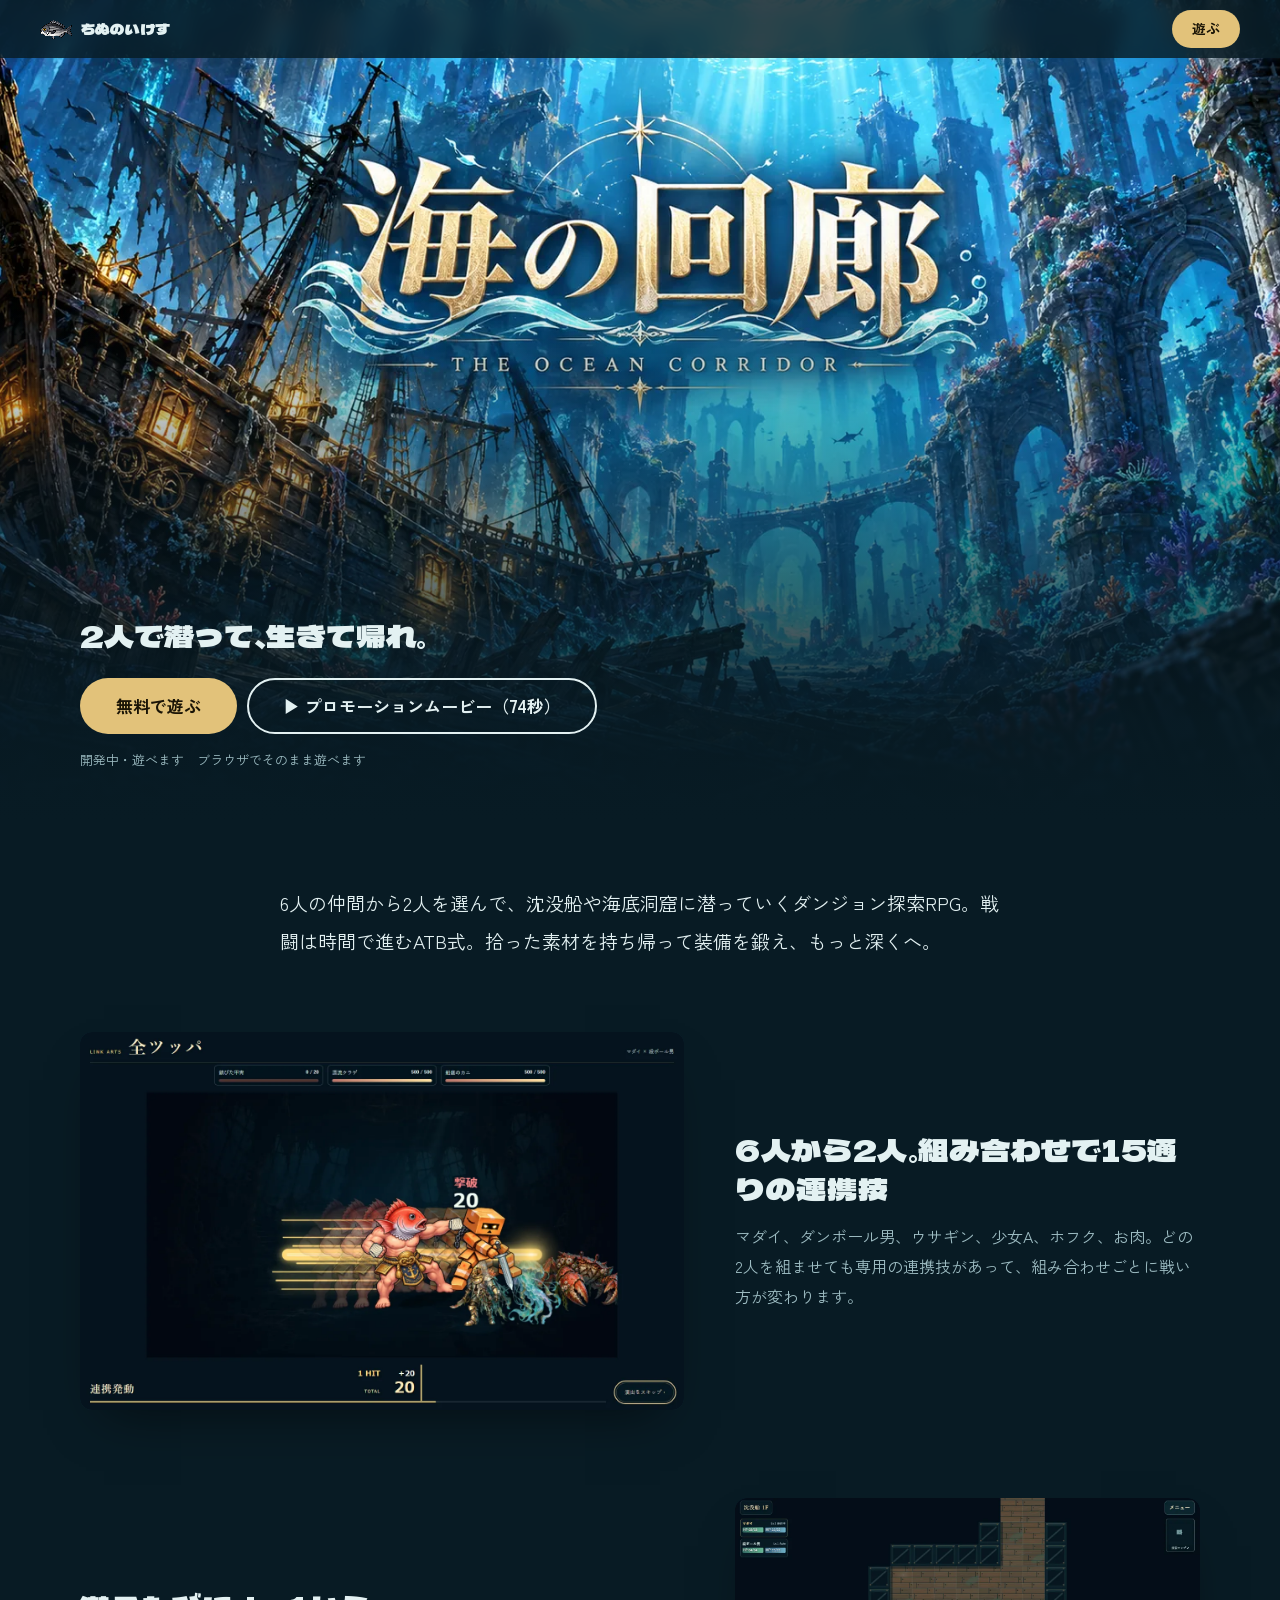
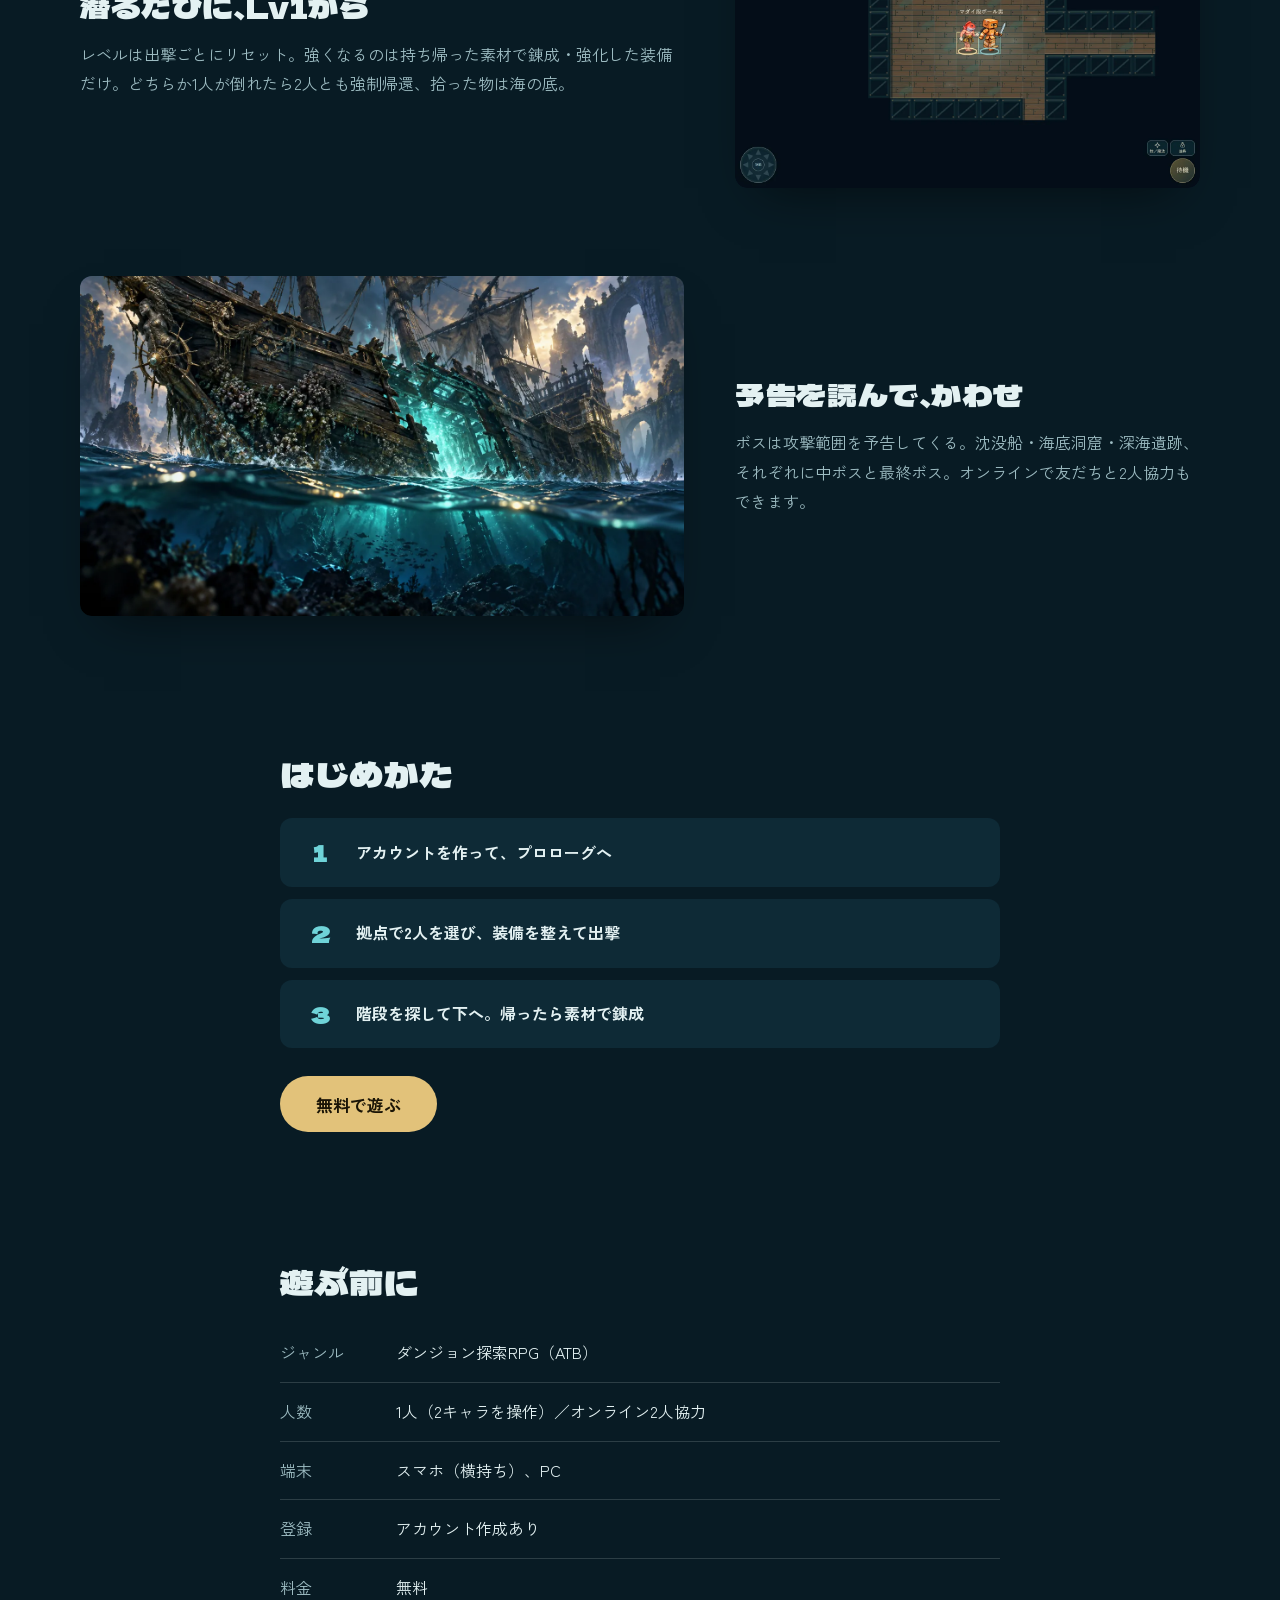
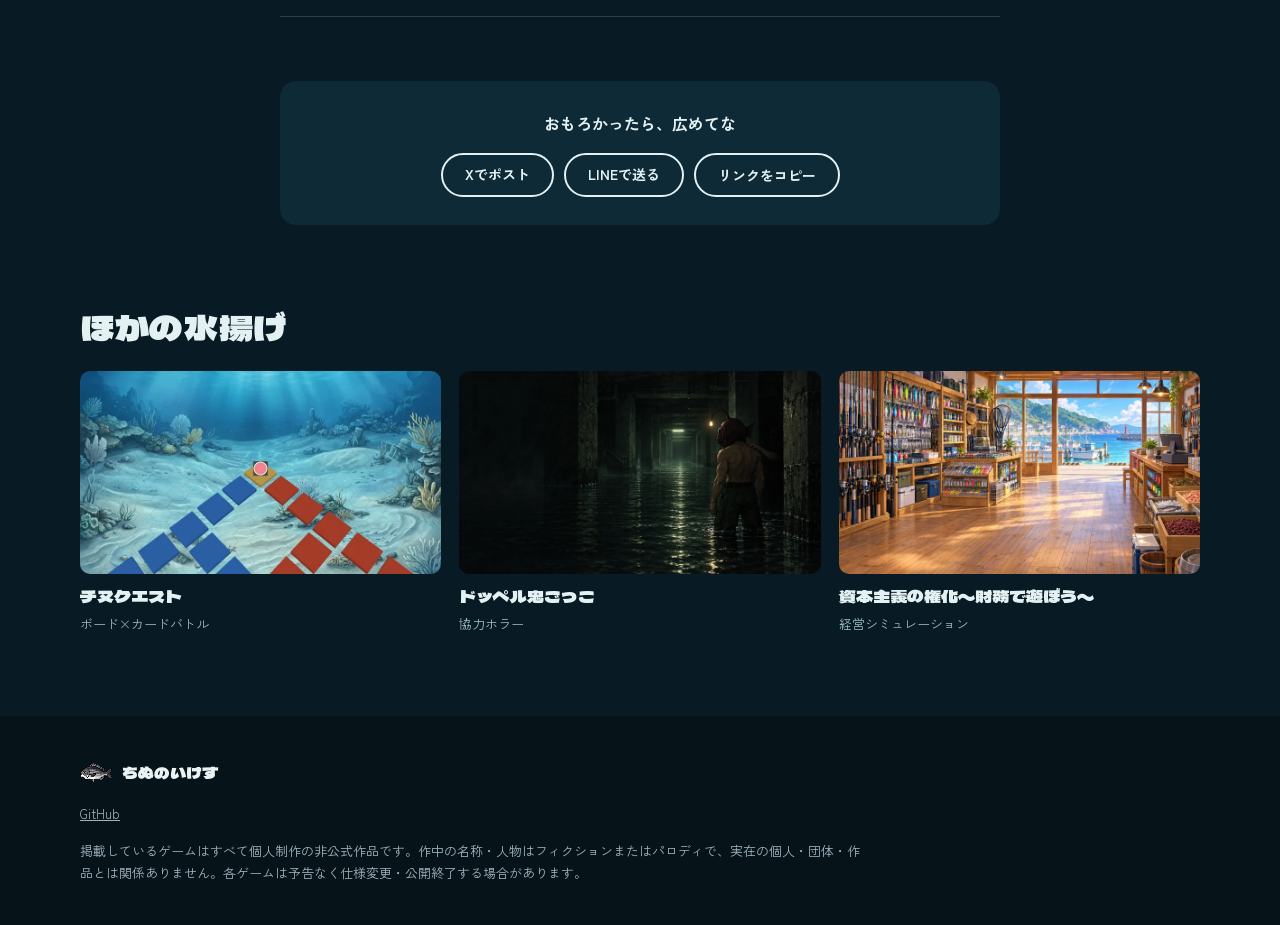
<file: games/umi-no-kairo/index.html>
<!doctype html>
<html lang="ja">
<head>
<meta charset="utf-8">
<meta name="viewport" content="width=device-width, initial-scale=1, viewport-fit=cover">
<title>海の回廊｜2人で潜って、生きて帰れ。</title>
<meta name="description" content="6人の仲間から2人を選んで、沈没船や海底洞窟に潜っていくダンジョン探索RPG。戦闘は時間で進むATB式。拾った素材を持ち帰って装備を鍛え、もっと深くへ。">
<link rel="canonical" href="https://saint-chinu.github.io/games/umi-no-kairo/">
<meta name="theme-color" content="#081b24">
<meta property="og:type" content="website">
<meta property="og:site_name" content="ちぬのいけす">
<meta property="og:title" content="海の回廊｜2人で潜って、生きて帰れ。">
<meta property="og:description" content="6人の仲間から2人を選んで、沈没船や海底洞窟に潜っていくダンジョン探索RPG。戦闘は時間で進むATB式。拾った素材を持ち帰って装備を鍛え、もっと深くへ。">
<meta property="og:url" content="https://saint-chinu.github.io/games/umi-no-kairo/">
<meta property="og:image" content="https://saint-chinu.github.io/assets/ogp/umi-no-kairo.jpg">
<meta property="og:image:width" content="1200">
<meta property="og:image:height" content="630">
<meta property="og:locale" content="ja_JP">
<meta name="twitter:card" content="summary_large_image">
<link rel="icon" href="../../favicon.png" type="image/png">
<link rel="apple-touch-icon" href="../../apple-touch-icon.png">
<link rel="preload" href="../../assets/fonts/fonts.css" as="style">
<link rel="stylesheet" href="../../assets/fonts/fonts.css">
<link rel="stylesheet" href="../../assets/css/site.css">
<script type="application/ld+json">{"@context": "https://schema.org", "@type": "VideoGame", "name": "海の回廊", "url": "https://sea-corridor-basic.doppel-tag.workers.dev/", "description": "6人の仲間から2人を選んで、沈没船や海底洞窟に潜っていくダンジョン探索RPG。戦闘は時間で進むATB式。拾った素材を持ち帰って装備を鍛え、もっと深くへ。", "genre": "ダンジョン探索RPG", "gamePlatform": "Web browser", "inLanguage": "ja", "image": "https://saint-chinu.github.io/assets/ogp/umi-no-kairo.jpg", "offers": {"@type": "Offer", "price": 0, "priceCurrency": "JPY"}, "author": {"@type": "Person", "name": "ちぬ"}, "trailer": {"@type": "VideoObject", "name": "海の回廊 プロモーションムービー", "description": "連携技・固有技・魔力解放など、海の回廊の戦闘シーンを実機映像で74秒にまとめた紹介動画。", "thumbnailUrl": "https://saint-chinu.github.io/assets/video/umi-no-kairo-promo-v2-poster.jpg", "contentUrl": "https://saint-chinu.github.io/assets/video/umi-no-kairo-promo-v2.mp4", "uploadDate": "2026-10-18", "duration": "PT1M14S"}}</script>
</head>
<body class="game theme-umi">
<a class="skip" href="#main">本文へ</a>
<nav class="topbar">
  <a class="back" href="../../"><img src="../../assets/img/chinu-pixel.webp" alt="" width="32" height="32">ちぬのいけす</a>
  <a class="btn btn-play btn-small" href="https://sea-corridor-basic.doppel-tag.workers.dev/" target="_blank" rel="noopener">遊ぶ</a>
</nav>
<header class="game-hero">
  <img class="game-hero-bg" src="../../assets/img/umi/key.webp" alt="" fetchpriority="high">
  <div class="game-hero-inner">
    
    <h1 class="game-title">海の回廊</h1>
    <p class="game-catch">2人で潜って、生きて帰れ。</p>
    <div class="catch-actions" style="margin-top:0">
      <a class="btn btn-play btn-big" href="https://sea-corridor-basic.doppel-tag.workers.dev/" target="_blank" rel="noopener">無料で遊ぶ</a>
      <a class="btn btn-ghost btn-big" href="../../assets/video/umi-no-kairo-promo-v2.mp4" target="_blank" rel="noopener">▶ プロモーションムービー（74秒）</a>
    </div>
    <p class="game-status">開発中・遊べます　ブラウザでそのまま遊べます</p>
  </div>
</header>
<main id="main">
  <section class="game-lead wrap-narrow"><p>6人の仲間から2人を選んで、沈没船や海底洞窟に潜っていくダンジョン探索RPG。戦闘は時間で進むATB式。拾った素材を持ち帰って装備を鍛え、もっと深くへ。</p></section>
  
  <div class="features wrap">
    <section class="feature">
      <figure class="feature-shot"><img src="../../assets/img/umi/combo.webp" alt="マダイとダンボール男の連携技の演出画面" loading="lazy"></figure>
      <div class="feature-text">
        <h3>6人から2人。組み合わせで15通りの連携技</h3>
        <p>マダイ、ダンボール男、ウサギン、少女A、ホフク、お肉。どの2人を組ませても専用の連携技があって、組み合わせごとに戦い方が変わります。</p>
      </div>
    </section>
<section class="feature flip">
      <figure class="feature-shot"><img src="../../assets/img/umi/explore.webp" alt="沈没船の通路を2人で進む探索画面" loading="lazy"></figure>
      <div class="feature-text">
        <h3>潜るたびに、Lv1から</h3>
        <p>レベルは出撃ごとにリセット。強くなるのは持ち帰った素材で錬成・強化した装備だけ。どちらか1人が倒れたら2人とも強制帰還、拾った物は海の底。</p>
      </div>
    </section>
<section class="feature">
      <figure class="feature-shot"><img src="../../assets/img/umi/wreck.webp" alt="光る海の中に沈む巨大な沈没船" loading="lazy"></figure>
      <div class="feature-text">
        <h3>予告を読んで、かわせ</h3>
        <p>ボスは攻撃範囲を予告してくる。沈没船・海底洞窟・深海遺跡、それぞれに中ボスと最終ボス。オンラインで友だちと2人協力もできます。</p>
      </div>
    </section>
  </div>
  <section class="howto wrap-narrow" aria-labelledby="howto-h">
    <h2 id="howto-h">はじめかた</h2>
    <ol class="steps"><li>アカウントを作って、プロローグへ</li><li>拠点で2人を選び、装備を整えて出撃</li><li>階段を探して下へ。帰ったら素材で錬成</li></ol>
    <a class="btn btn-play btn-big" href="https://sea-corridor-basic.doppel-tag.workers.dev/" target="_blank" rel="noopener">無料で遊ぶ</a>
  </section>
  <section class="spec wrap-narrow" aria-labelledby="spec-h">
    <h2 id="spec-h">遊ぶ前に</h2>
    <dl><div><dt>ジャンル</dt><dd>ダンジョン探索RPG（ATB）</dd></div><div><dt>人数</dt><dd>1人（2キャラを操作）／オンライン2人協力</dd></div><div><dt>端末</dt><dd>スマホ（横持ち）、PC</dd></div><div><dt>登録</dt><dd>アカウント作成あり</dd></div><div><dt>料金</dt><dd>無料</dd></div></dl>
    
  </section>
  <section class="wrap-narrow"><div class="share">
  <p class="share-label">おもろかったら、広めてな</p>
  <div class="share-buttons">
    <a class="btn btn-ghost" href="https://x.com/intent/post?text=6%E4%BA%BA%E3%81%8B%E3%82%892%E4%BA%BA%E3%82%92%E9%81%B8%E3%82%93%E3%81%A7%E6%B5%B7%E3%81%AE%E5%BA%95%E3%81%B8%E6%BD%9C%E3%82%8B%E3%83%80%E3%83%B3%E3%82%B8%E3%83%A7%E3%83%B3%E6%8E%A2%E7%B4%A2RPG%E3%80%8E%E6%B5%B7%E3%81%AE%E5%9B%9E%E5%BB%8A%E3%80%8F%E3%80%81%E3%83%96%E3%83%A9%E3%82%A6%E3%82%B6%E3%81%A7%E7%84%A1%E6%96%99&url=https%3A//saint-chinu.github.io/games/umi-no-kairo/&hashtags=%E6%B5%B7%E3%81%AE%E5%9B%9E%E5%BB%8A%2C%E3%82%A4%E3%83%B3%E3%83%87%E3%82%A3%E3%83%BC%E3%82%B2%E3%83%BC%E3%83%A0" target="_blank" rel="noopener">Xでポスト</a>
    <a class="btn btn-ghost" href="https://social-plugins.line.me/lineit/share?url=https%3A//saint-chinu.github.io/games/umi-no-kairo/" target="_blank" rel="noopener">LINEで送る</a>
    <button class="btn btn-ghost" type="button" data-copy="https://saint-chinu.github.io/games/umi-no-kairo/">リンクをコピー</button>
  </div>
</div></section>
  <section class="others wrap" aria-labelledby="others-h">
    <h2 id="others-h">ほかの水揚げ</h2>
    <ul><li><a href="../../games/chinu-quest/">
      <img src="../../assets/img/cq2/board.webp" alt="" loading="lazy">
      <span class="other-name">チヌクエスト</span>
      <span class="other-genre">ボード×カードバトル</span></a></li><li><a href="../../games/doppel-tag/">
      <img src="../../assets/img/doppel/key.webp" alt="" loading="lazy">
      <span class="other-name">ドッペル鬼ごっこ</span>
      <span class="other-genre">協力ホラー</span></a></li><li><a href="../../games/capitalism/">
      <img src="../../assets/img/cap/shop.webp" alt="" loading="lazy">
      <span class="other-name">資本主義の権化〜財務で遊ぼう〜</span>
      <span class="other-genre">経営シミュレーション</span></a></li></ul>
  </section>
</main>
<footer class="site-footer">
  <div class="wrap footer-inner">
    <a class="footer-mark" href="../../"><img src="../../assets/img/chinu-pixel.webp" alt="" width="40" height="40">ちぬのいけす</a>
    <nav class="footer-links" aria-label="外部リンク"><a href="https://github.com/saint-chinu" target="_blank" rel="noopener">GitHub</a></nav>
    <p class="fine">掲載しているゲームはすべて個人制作の非公式作品です。作中の名称・人物はフィクションまたはパロディで、実在の個人・団体・作品とは関係ありません。各ゲームは予告なく仕様変更・公開終了する場合があります。</p>
  </div>
</footer>
<script src="../../assets/js/site.js" defer></script>
</body>
</html>
</file>
<file: assets/css/launcher.css>
:root { color-scheme: dark; font-family: -apple-system, BlinkMacSystemFont, "Hiragino Kaku Gothic ProN", "Yu Gothic", Meiryo, sans-serif; background: #081e2b; color: #e7f4f6; }
* { box-sizing: border-box; }
body { margin: 0; min-height: 100svh; display: grid; place-items: center; background: radial-gradient(ellipse at 50% 0, #194c5b 0, transparent 65%), #081e2b; }
.launcher { width: min(100%, 520px); padding: max(32px, env(safe-area-inset-top)) max(24px, env(safe-area-inset-right)) max(40px, env(safe-area-inset-bottom)) max(24px, env(safe-area-inset-left)); }
h1 { margin: 0 0 44px; text-align: center; font-size: 23px; font-weight: 700; letter-spacing: .16em; }
.games { display: grid; grid-template-columns: repeat(2, minmax(0, 1fr)); gap: 34px 28px; }
.game { display: flex; flex-direction: column; align-items: center; gap: 13px; color: inherit; text-decoration: none; border-radius: 24px; -webkit-tap-highlight-color: transparent; touch-action: manipulation; }
.icon { width: min(100%, 156px); aspect-ratio: 1; display: block; position: relative; overflow: hidden; border-radius: 26%; background: #15333d; box-shadow: 0 12px 25px #0005, 0 0 0 1px #ffffff20; transition: transform .18s ease, box-shadow .18s ease; }
.icon::after { content: ""; position: absolute; inset: 0; border-radius: inherit; box-shadow: inset 0 1px 1px #ffffff50; pointer-events: none; }
.icon img { display: block; width: 100%; height: 100%; object-fit: cover; }
.capitalism .icon { background: linear-gradient(135deg, #486069, #172d37); }
.capitalism .icon img { object-position: center 8%; }
.name { font-size: clamp(12px, 3.5vw, 16px); font-weight: 600; letter-spacing: .015em; text-align: center; line-height: 1.5; }
.game:focus-visible { outline: 3px solid #a8edf2; outline-offset: 9px; }
.game:active .icon { transform: scale(.94); }
@media (hover: hover) { .game:hover .icon { transform: translateY(-4px); box-shadow: 0 16px 30px #0006, 0 0 0 2px #b5f1ee70; } }
@media (max-height: 480px) and (min-width: 600px) { .launcher { width: min(100%, 850px); padding-top: 22px; padding-bottom: 22px; } h1 { margin-bottom: 24px; font-size: 20px; } .games { grid-template-columns: repeat(4, minmax(0, 1fr)); gap: 22px; } .icon { width: min(100%, 130px); } .name { font-size: 13px; } }
@media (prefers-reduced-motion: reduce) { .icon { transition: none; } }
</file>
<file: assets/fonts/fonts.css>
/* dela-gothic-one-[0]-400-normal */
@font-face {
  font-family: 'Dela Gothic One';
  font-style: normal;
  font-display: swap;
  font-weight: 400;
  src: url(./files/dela-gothic-one-0-400-normal.woff2) format('woff2');
  unicode-range: U+25ee8,U+25f23,U+25f5c,U+25fd4,U+25fe0,U+25ffb,U+2600c,U+26017,U+26060,U+260ed,U+26222,U+2626a,U+26270,U+26286,U+2634c,U+26402,U+2667e,U+266b0,U+2671d,U+268dd,U+268ea,U+26951,U+2696f,U+26999,U+269dd,U+26a1e,U+26a58,U+26a8c,U+26ab7,U+26aff,U+26c29,U+26c73,U+26c9e,U+26cdd,U+26e40,U+26e65,U+26f94,U+26ff6-26ff8,U+270f4,U+2710d,U+27139,U+273da-273db,U+273fe,U+27410,U+27449,U+27614-27615,U+27631,U+27684,U+27693,U+2770e,U+27723,U+27752,U+278b2,U+27985,U+279b4,U+27a84,U+27bb3,U+27bbe,U+27bc7,U+27c3c,U+27cb8,U+27d73,U+27da0,U+27e10,U+27eaf,U+27fb7,U+2808a,U+280bb,U+28277,U+28282,U+282f3,U+283cd,U+2840c,U+28455,U+284dc,U+2856b,U+285c8-285c9,U+286d7,U+286fa,U+28946,U+28949,U+2896b,U+28987-28988,U+289ba-289bb,U+28a1e,U+28a29,U+28a43,U+28a71,U+28a99,U+28acd,U+28add,U+28ae4,U+28bc1,U+28bef,U+28cdd,U+28d10,U+28d71,U+28dfb,U+28e0f,U+28e17,U+28e1f,U+28e36,U+28e89,U+28eeb,U+28ef6,U+28f32,U+28ff8,U+292a0,U+292b1,U+29490,U+295cf,U+2967f,U+296f0,U+29719,U+29750,U+29810,U+298c6,U+29a72,U+29d4b,U+29ddb,U+29e15,U+29e3d,U+29e49,U+29e8a,U+29ec4,U+29edb,U+29ee9,U+29fce,U+29fd7,U+2a01a,U+2a02f,U+2a082,U+2a0f9,U+2a190,U+2a2b2,U+2a38c,U+2a437,U+2a5f1,U+2a602,U+2a61a,U+2a6b2,U+2a9e6,U+2b746,U+2b751,U+2b753,U+2b75a,U+2b75c,U+2b765,U+2b776-2b777,U+2b77c,U+2b782,U+2b789,U+2b78b,U+2b78e,U+2b794,U+2b7ac,U+2b7af,U+2b7bd,U+2b7c9,U+2b7cf,U+2b7d2,U+2b7d8,U+2b7f0,U+2b80d,U+2b817,U+2b81a,U+2d544,U+2e278,U+2e569,U+2e6ea,U+2f804,U+2f80f,U+2f815,U+2f818,U+2f81a,U+2f822,U+2f828,U+2f82c,U+2f833,U+2f83f,U+2f846,U+2f852,U+2f862,U+2f86d,U+2f873,U+2f877,U+2f884,U+2f899-2f89a,U+2f8a6,U+2f8ac,U+2f8b2,U+2f8b6,U+2f8d3,U+2f8db-2f8dc,U+2f8e1,U+2f8e5,U+2f8ea,U+2f8ed,U+2f8fc,U+2f903,U+2f90b,U+2f90f,U+2f91a,U+2f920-2f921,U+2f945,U+2f947,U+2f96c,U+2f995,U+2f9d0,U+2f9de-2f9df,U+2f9f4;
}

/* dela-gothic-one-[1]-400-normal */
@font-face {
  font-family: 'Dela Gothic One';
  font-style: normal;
  font-display: swap;
  font-weight: 400;
  src: url(./files/dela-gothic-one-1-400-normal.woff2) format('woff2');
  unicode-range: U+1f235-1f23b,U+1f240-1f248,U+1f250-1f251,U+2000b,U+20089-2008a,U+200a2,U+200a4,U+200b0,U+200f5,U+20158,U+201a2,U+20213,U+2032b,U+20371,U+20381,U+203f9,U+2044a,U+20509,U+2053f,U+205b1,U+205d6,U+20611,U+20628,U+206ec,U+2074f,U+207c8,U+20807,U+2083a,U+208b9,U+2090e,U+2097c,U+20984,U+2099d,U+20a64,U+20ad3,U+20b1d,U+20b9f,U+20bb7,U+20d45,U+20d58,U+20de1,U+20e64,U+20e6d,U+20e95,U+20f5f,U+21201,U+2123d,U+21255,U+21274,U+2127b,U+212d7,U+212e4,U+212fd,U+2131b,U+21336,U+21344,U+213c4,U+2146d-2146e,U+215d7,U+21647,U+216b4,U+21706,U+21742,U+218bd,U+219c3,U+21a1a,U+21c56,U+21d2d,U+21d45,U+21d62,U+21d78,U+21d92,U+21d9c,U+21da1,U+21db7,U+21de0,U+21e33-21e34,U+21f1e,U+21f76,U+21ffa,U+2217b,U+22218,U+2231e,U+223ad,U+22609,U+226f3,U+2285b,U+228ab,U+2298f,U+22ab8,U+22b46,U+22b4f-22b50,U+22ba6,U+22c1d,U+22c24,U+22de1,U+22e42,U+22feb,U+231b6,U+231c3-231c4,U+231f5,U+23372,U+233cc,U+233d0,U+233d2-233d3,U+233d5,U+233da,U+233df,U+233e4,U+233fe,U+2344a-2344b,U+23451,U+23465,U+234e4,U+2355a,U+23594,U+235c4,U+23638-2363a,U+23647,U+2370c,U+2371c,U+2373f,U+23763-23764,U+237e7,U+237f1,U+237ff,U+23824,U+2383d,U+23a98,U+23c7f,U+23cbe,U+23cfe,U+23d00,U+23d0e,U+23d40,U+23dd3,U+23df9-23dfa,U+23f7e,U+2404b,U+24096,U+24103,U+241c6,U+241fe,U+242ee,U+243bc,U+243d0,U+24629,U+246a5,U+247f1,U+24896,U+248e9,U+24a4d,U+24b56,U+24b6f,U+24c16,U+24d14,U+24e04,U+24e0e,U+24e37,U+24e6a,U+24e8b,U+24ff2,U+2504a,U+25055,U+25122,U+251a9,U+251cd,U+251e5,U+2521e,U+2524c,U+2542e,U+2548e,U+254d9,U+2550e,U+255a7,U+2567f,U+25771,U+257a9,U+257b4,U+25874,U+259c4,U+259cc,U+259d4,U+25ad7,U+25ae3-25ae4,U+25af1,U+25bb2,U+25c4b,U+25c64,U+25da1,U+25e2e,U+25e56,U+25e62,U+25e65,U+25ec2,U+25ed8;
}

/* dela-gothic-one-[2]-400-normal */
@font-face {
  font-family: 'Dela Gothic One';
  font-style: normal;
  font-display: swap;
  font-weight: 400;
  src: url(./files/dela-gothic-one-2-400-normal.woff2) format('woff2');
  unicode-range: U+ffd7,U+ffda-ffdc,U+ffe0-ffe2,U+ffe4,U+ffe6,U+ffe8-ffee,U+1f100-1f10c,U+1f110-1f16c,U+1f170-1f1ac,U+1f200-1f202,U+1f210-1f234;
}

/* dela-gothic-one-[3]-400-normal */
@font-face {
  font-family: 'Dela Gothic One';
  font-style: normal;
  font-display: swap;
  font-weight: 400;
  src: url(./files/dela-gothic-one-3-400-normal.woff2) format('woff2');
  unicode-range: U+fa10,U+fa12-fa6d,U+fb00-fb04,U+fe10-fe19,U+fe30-fe42,U+fe44-fe52,U+fe54-fe66,U+fe68-fe6b,U+ff02,U+ff04,U+ff07,U+ff51,U+ff5b,U+ff5d,U+ff5f-ff60,U+ff66,U+ff69,U+ff87,U+ffa1-ffbe,U+ffc2-ffc7,U+ffca-ffcf,U+ffd2-ffd6;
}

/* dela-gothic-one-[4]-400-normal */
@font-face {
  font-family: 'Dela Gothic One';
  font-style: normal;
  font-display: swap;
  font-weight: 400;
  src: url(./files/dela-gothic-one-4-400-normal.woff2) format('woff2');
  unicode-range: U+f92d-f959,U+f95b-f9f2,U+f9f4-fa0b,U+fa0e-fa0f;
}

/* dela-gothic-one-[5]-400-normal */
@font-face {
  font-family: 'Dela Gothic One';
  font-style: normal;
  font-display: swap;
  font-weight: 400;
  src: url(./files/dela-gothic-one-5-400-normal.woff2) format('woff2');
  unicode-range: U+9e8b-9e8c,U+9e8e-9e8f,U+9e91-9e92,U+9e95-9e96,U+9e98,U+9e9b,U+9e9d-9e9e,U+9ea4-9ea5,U+9ea8-9eaa,U+9eac-9eb0,U+9eb3-9eb5,U+9eb8,U+9ebc-9ebf,U+9ec3,U+9ec6,U+9ec8,U+9ecb-9ecd,U+9ecf-9ed1,U+9ed4-9ed5,U+9ed8,U+9edb-9ee0,U+9ee4-9ee5,U+9ee7-9ee8,U+9eec-9ef2,U+9ef4-9ef9,U+9efb-9eff,U+9f02-9f03,U+9f07-9f09,U+9f0e-9f12,U+9f14-9f17,U+9f19-9f1b,U+9f1f-9f22,U+9f26,U+9f2a-9f2c,U+9f2f,U+9f31-9f32,U+9f34,U+9f37,U+9f39-9f3a,U+9f3c-9f3f,U+9f41,U+9f43-9f47,U+9f4a,U+9f4e-9f50,U+9f52-9f58,U+9f5a,U+9f5d-9f61,U+9f63,U+9f66-9f6a,U+9f6c-9f73,U+9f75-9f77,U+9f7a,U+9f7d,U+9f7f,U+9f8f-9f92,U+9f94-9f97,U+9f99,U+9f9c-9fa3,U+9fa5,U+9fb4,U+9fbc-9fc2,U+9fc4,U+9fc6,U+9fcc,U+f900-f92c;
}

/* dela-gothic-one-[6]-400-normal */
@font-face {
  font-family: 'Dela Gothic One';
  font-style: normal;
  font-display: swap;
  font-weight: 400;
  src: url(./files/dela-gothic-one-6-400-normal.woff2) format('woff2');
  unicode-range: U+9c3e,U+9c41,U+9c43-9c4a,U+9c4e-9c50,U+9c52-9c54,U+9c56,U+9c58,U+9c5a-9c61,U+9c63,U+9c65,U+9c67-9c6b,U+9c6d-9c6e,U+9c70,U+9c72,U+9c75-9c78,U+9c7a-9c7c,U+9ce6-9ce7,U+9ceb-9cec,U+9cf0,U+9cf2,U+9cf6-9cf7,U+9cf9,U+9d02-9d03,U+9d06-9d09,U+9d0b,U+9d0e,U+9d11-9d12,U+9d15,U+9d17-9d18,U+9d1b-9d1f,U+9d23,U+9d26,U+9d2a-9d2c,U+9d2f-9d30,U+9d32-9d34,U+9d3a,U+9d3c-9d3f,U+9d41-9d48,U+9d4a,U+9d50-9d54,U+9d59,U+9d5d-9d65,U+9d69-9d6c,U+9d6f-9d70,U+9d72-9d73,U+9d76-9d77,U+9d7a-9d7c,U+9d7e,U+9d83-9d84,U+9d86-9d87,U+9d89-9d8a,U+9d8d-9d8e,U+9d92-9d93,U+9d95-9d9a,U+9da1,U+9da4,U+9da9-9dac,U+9dae,U+9db1-9db2,U+9db5,U+9db8-9dbd,U+9dbf-9dc4,U+9dc6-9dc7,U+9dc9-9dca,U+9dcf,U+9dd3-9dd7,U+9dd9-9dda,U+9dde-9de0,U+9de3,U+9de5-9de7,U+9de9,U+9deb,U+9ded-9df0,U+9df3-9df4,U+9df8,U+9dfd-9dfe,U+9e02,U+9e07,U+9e0a,U+9e0d-9e0e,U+9e10-9e12,U+9e15-9e16,U+9e19-9e1f,U+9e75,U+9e79-9e7d,U+9e80-9e85,U+9e87-9e88;
}

/* dela-gothic-one-[7]-400-normal */
@font-face {
  font-family: 'Dela Gothic One';
  font-style: normal;
  font-display: swap;
  font-weight: 400;
  src: url(./files/dela-gothic-one-7-400-normal.woff2) format('woff2');
  unicode-range: U+9ae5-9ae7,U+9ae9,U+9aeb-9aec,U+9aee-9aef,U+9af1-9af5,U+9af7,U+9af9-9afb,U+9afd,U+9aff-9b06,U+9b08-9b09,U+9b0b-9b0e,U+9b10,U+9b12,U+9b16,U+9b18-9b1d,U+9b1f-9b20,U+9b22-9b23,U+9b25-9b2f,U+9b32-9b35,U+9b37,U+9b39-9b3b,U+9b3d,U+9b43-9b44,U+9b48,U+9b4b-9b4f,U+9b51,U+9b55-9b58,U+9b5b,U+9b5e,U+9b61,U+9b63,U+9b65-9b66,U+9b68,U+9b6a-9b6f,U+9b72-9b79,U+9b7f-9b80,U+9b83-9b87,U+9b89-9b8b,U+9b8d,U+9b8f-9b94,U+9b96-9b97,U+9b9a,U+9b9d-9ba0,U+9ba6-9ba7,U+9ba9-9baa,U+9bac,U+9bb0-9bb2,U+9bb4,U+9bb7-9bb9,U+9bbb-9bbc,U+9bbe-9bc1,U+9bc6-9bc8,U+9bca,U+9bce-9bd2,U+9bd4,U+9bd7-9bd8,U+9bdd,U+9bdf,U+9be1-9be5,U+9be7,U+9bea-9beb,U+9bee-9bf3,U+9bf5,U+9bf7-9bfa,U+9bfd,U+9bff-9c00,U+9c02,U+9c04,U+9c06,U+9c08-9c0d,U+9c0f-9c16,U+9c18-9c1e,U+9c21-9c2a,U+9c2d-9c32,U+9c35-9c37,U+9c39-9c3a,U+9c3d;
}

/* dela-gothic-one-[8]-400-normal */
@font-face {
  font-family: 'Dela Gothic One';
  font-style: normal;
  font-display: swap;
  font-weight: 400;
  src: url(./files/dela-gothic-one-8-400-normal.woff2) format('woff2');
  unicode-range: U+98eb,U+98ed-98ee,U+98f0-98f1,U+98f3,U+98f6,U+9902,U+9907-9909,U+9911-9912,U+9914-9918,U+991a-9922,U+9924,U+9926-9927,U+992b-992c,U+992e,U+9931-9935,U+9939-993e,U+9940-9942,U+9945-9949,U+994b-994e,U+9950-9952,U+9954-9955,U+9958-9959,U+995b-995c,U+995e-9960,U+9963,U+9997-9998,U+999b,U+999d-999f,U+99a3,U+99a5-99a6,U+99a8,U+99ad-99ae,U+99b0-99b2,U+99b5,U+99b9-99ba,U+99bc-99bd,U+99bf,U+99c1,U+99c3,U+99c8-99c9,U+99d1,U+99d3-99d5,U+99d8-99df,U+99e1-99e2,U+99e7,U+99ea-99ee,U+99f0-99f2,U+99f4-99f5,U+99f8-99f9,U+99fb-99fe,U+9a01-9a05,U+9a08,U+9a0a-9a0c,U+9a0f-9a11,U+9a16,U+9a1a,U+9a1e,U+9a20,U+9a22-9a24,U+9a27,U+9a2b,U+9a2d-9a2e,U+9a31,U+9a33,U+9a35-9a38,U+9a3e,U+9a40-9a45,U+9a47,U+9a4a-9a4e,U+9a51-9a52,U+9a54-9a58,U+9a5b,U+9a5d,U+9a5f,U+9a62,U+9a64-9a65,U+9a69-9a6c,U+9aaa,U+9aac-9ab0,U+9ab2,U+9ab4-9ab7,U+9ab9,U+9abb-9ac1,U+9ac3,U+9ac6,U+9ac8,U+9ace-9ad3,U+9ad5-9ad7,U+9adb-9adc,U+9ade-9ae0,U+9ae2-9ae4;
}

/* dela-gothic-one-[9]-400-normal */
@font-face {
  font-family: 'Dela Gothic One';
  font-style: normal;
  font-display: swap;
  font-weight: 400;
  src: url(./files/dela-gothic-one-9-400-normal.woff2) format('woff2');
  unicode-range: U+971d,U+9721-9724,U+9728,U+972a,U+9730-9731,U+9733,U+9736,U+9738-9739,U+973b,U+973d-973e,U+9741-9744,U+9746-974a,U+974d-974f,U+9751,U+9755,U+9757-9758,U+975a-975c,U+9760-9761,U+9763-9764,U+9766-9768,U+976a-976b,U+976e,U+9771,U+9773,U+9776-977d,U+977f-9781,U+9785-9786,U+9789,U+978b,U+978f-9790,U+9795-9797,U+9799-979a,U+979c,U+979e-97a0,U+97a2-97a3,U+97a6,U+97a8,U+97ab-97ac,U+97ae,U+97b1-97b6,U+97b8-97ba,U+97bc,U+97be-97bf,U+97c1,U+97c3-97ce,U+97d0-97d1,U+97d4,U+97d7-97d9,U+97db-97de,U+97e0-97e1,U+97e4,U+97e6,U+97ed-97ef,U+97f1-97f2,U+97f4-97f8,U+97fa,U+9804,U+9807,U+980a,U+980c-980f,U+9814,U+9816-9817,U+9819-981a,U+981c,U+981e,U+9820-9821,U+9823-9826,U+982b,U+982e-9830,U+9832-9835,U+9837,U+9839,U+983d-983e,U+9844,U+9846-9847,U+984a-984b,U+984f,U+9851-9853,U+9856-9857,U+9859-985b,U+9862-9863,U+9865-9866,U+986a-986c,U+986f-9871,U+9873-9875,U+98aa-98ab,U+98ad-98ae,U+98b0-98b1,U+98b4,U+98b6-98b8,U+98ba-98bc,U+98bf,U+98c2-98c8,U+98cb-98cc,U+98ce,U+98dc,U+98de,U+98e0-98e1,U+98e3,U+98e5-98e7,U+98e9-98ea;
}

/* dela-gothic-one-[10]-400-normal */
@font-face {
  font-family: 'Dela Gothic One';
  font-style: normal;
  font-display: swap;
  font-weight: 400;
  src: url(./files/dela-gothic-one-10-400-normal.woff2) format('woff2');
  unicode-range: U+944a,U+944c,U+9452-9453,U+9455,U+9459-945c,U+945e-9463,U+9468,U+946a-946b,U+946d-9472,U+9475,U+9477,U+947c-947f,U+9481,U+9483-9485,U+9578-9579,U+957e-957f,U+9582,U+9584,U+9586-9588,U+958a,U+958c-958f,U+9592,U+9594,U+9596,U+9598-9599,U+959d-95a1,U+95a4,U+95a6-95a9,U+95ab-95ad,U+95b1,U+95b4,U+95b6,U+95b9-95bf,U+95c3,U+95c6,U+95c8-95cd,U+95d0-95d6,U+95d9-95da,U+95dc-95e2,U+95e4-95e6,U+95e8,U+961d-961e,U+9621-9622,U+9624-9626,U+9628,U+962c,U+962e-962f,U+9631,U+9633-9634,U+9637-963a,U+963c-963d,U+9641-9642,U+964b-964c,U+964f,U+9652,U+9654,U+9656-9658,U+965c-965f,U+9661,U+9666,U+966a,U+966c,U+966e,U+9672,U+9674,U+9677,U+967b-967c,U+967e-967f,U+9681-9684,U+9689,U+968b,U+968d,U+9691,U+9695-9698,U+969a,U+969d,U+969f,U+96a4-96aa,U+96ae-96b4,U+96b6,U+96b8-96bb,U+96bd,U+96c1,U+96c9-96cb,U+96cd-96ce,U+96d2,U+96d5-96d6,U+96d8-96da,U+96dc-96df,U+96e9,U+96ef,U+96f1,U+96f9-96fa,U+9702-9706,U+9708-9709,U+970d-970f,U+9711,U+9713-9714,U+9716,U+9719-971b;
}

/* dela-gothic-one-[11]-400-normal */
@font-face {
  font-family: 'Dela Gothic One';
  font-style: normal;
  font-display: swap;
  font-weight: 400;
  src: url(./files/dela-gothic-one-11-400-normal.woff2) format('woff2');
  unicode-range: U+92bc-92bd,U+92bf-92c3,U+92c5-92c8,U+92cb-92d0,U+92d2-92d3,U+92d5,U+92d7-92d9,U+92dc-92dd,U+92df-92e1,U+92e3-92e5,U+92e7-92ea,U+92ec,U+92ee,U+92f0,U+92f2,U+92f7-92fb,U+92ff-9300,U+9302,U+9304,U+9308,U+930d,U+930f-9311,U+9314-9315,U+9318-931a,U+931c-931f,U+9321-9325,U+9327-932b,U+932e,U+9333-9337,U+933a-933b,U+9344,U+9347-934a,U+934d,U+9350-9352,U+9354-9358,U+935a,U+935c,U+935e,U+9360,U+9364-9365,U+9367,U+9369-936d,U+936f-9371,U+9373-9374,U+9376,U+937a,U+937d-9382,U+9388,U+938a-938b,U+938d,U+938f,U+9392,U+9394-9395,U+9397-9398,U+939a-939b,U+939e,U+93a1,U+93a3-93a4,U+93a6,U+93a8-93a9,U+93ab-93ad,U+93b0,U+93b4-93b6,U+93b9-93bb,U+93c1,U+93c3-93cd,U+93d0-93d1,U+93d3,U+93d6-93d9,U+93dc-93df,U+93e2,U+93e4-93e8,U+93f1,U+93f5,U+93f7-93fb,U+93fd,U+9401-9404,U+9407-9409,U+940d-9410,U+9413-9417,U+9419-941a,U+941f,U+9421,U+942b,U+942e-942f,U+9431-9434,U+9436,U+9438,U+943a-943b,U+943d,U+943f,U+9441,U+9443-9445,U+9448;
}

/* dela-gothic-one-[12]-400-normal */
@font-face {
  font-family: 'Dela Gothic One';
  font-style: normal;
  font-display: swap;
  font-weight: 400;
  src: url(./files/dela-gothic-one-12-400-normal.woff2) format('woff2');
  unicode-range: U+9143,U+9146-914c,U+914f,U+9153,U+9156-915b,U+9161,U+9163-9165,U+9167,U+9169,U+916d,U+9172-9174,U+9179-917b,U+9181-9183,U+9185-9187,U+9189-918b,U+918e,U+9191,U+9193-9195,U+9197-9198,U+919e,U+91a1-91a2,U+91a6,U+91a8,U+91aa-91b6,U+91ba-91bd,U+91bf-91c6,U+91c9,U+91cb,U+91d0,U+91d3-91d4,U+91d6-91d7,U+91d9-91db,U+91de-91df,U+91e1,U+91e4-91e6,U+91e9-91ea,U+91ec-91f1,U+91f5-91f7,U+91f9,U+91fb-91fd,U+91ff-9201,U+9204-9207,U+9209-920a,U+920c,U+920e,U+9210-9218,U+921c-921e,U+9223-9226,U+9228-9229,U+922c,U+922e-9230,U+9233,U+9235-923a,U+923c,U+923e-9240,U+9242-9243,U+9245-924b,U+924d-9251,U+9256-925a,U+925c-925e,U+9260-9261,U+9264-9269,U+926e-9270,U+9275-9279,U+927b-927f,U+9288-928a,U+928d-928e,U+9291-9293,U+9295-9297,U+9299,U+929b-929c,U+929f-92a0,U+92a4-92a5,U+92a7-92a8,U+92ab,U+92af,U+92b2-92b3,U+92b6-92bb;
}

/* dela-gothic-one-[13]-400-normal */
@font-face {
  font-family: 'Dela Gothic One';
  font-style: normal;
  font-display: swap;
  font-weight: 400;
  src: url(./files/dela-gothic-one-13-400-normal.woff2) format('woff2');
  unicode-range: U+8f52-8f55,U+8f57-8f58,U+8f5c-8f5e,U+8f61-8f66,U+8f9c-8f9d,U+8f9f-8fa2,U+8fa4-8fa8,U+8fad-8faf,U+8fb4-8fb8,U+8fbe,U+8fc0-8fc2,U+8fc6,U+8fc8,U+8fca-8fcb,U+8fcd,U+8fd0,U+8fd2-8fd3,U+8fd5,U+8fda,U+8fe0,U+8fe2-8fe5,U+8fe8-8fea,U+8fed-8fef,U+8ff1,U+8ff4-8ff6,U+8ff8-8ffb,U+8ffe,U+9002,U+9004-9005,U+9008,U+900b-900e,U+9011,U+9013,U+9015-9016,U+9018,U+901b,U+901e,U+9021,U+9027-902a,U+902c-902d,U+902f,U+9033-9037,U+9039,U+903c,U+903e-903f,U+9041,U+9043-9044,U+9049,U+904c,U+904f-9052,U+9056,U+9058,U+905b-905e,U+9062,U+9066-9068,U+906c,U+906f-9070,U+9072,U+9074,U+9076,U+9079,U+9080-9083,U+9085,U+9087-9088,U+908b-908c,U+908e-9090,U+9095,U+9097-9099,U+909b,U+90a0-90a2,U+90a5,U+90a8,U+90af-90b6,U+90bd-90be,U+90c3-90c5,U+90c7-90c9,U+90cc,U+90d2,U+90d5,U+90d7-90d9,U+90db-90df,U+90e2,U+90e4-90e5,U+90eb,U+90ef-90f0,U+90f2,U+90f4,U+90f6,U+90fe-9100,U+9102,U+9104-9106,U+9108,U+910d,U+9110,U+9112,U+9114-911a,U+911c,U+911e,U+9120,U+9122-9123,U+9125,U+9127,U+9129,U+912d-9132,U+9134,U+9136-9137,U+9139-913a,U+913c-913d;
}

/* dela-gothic-one-[14]-400-normal */
@font-face {
  font-family: 'Dela Gothic One';
  font-style: normal;
  font-display: swap;
  font-weight: 400;
  src: url(./files/dela-gothic-one-14-400-normal.woff2) format('woff2');
  unicode-range: U+8dc0,U+8dc2,U+8dc5-8dc8,U+8dca-8dcc,U+8dce-8dcf,U+8dd1,U+8dd4-8dd7,U+8dd9-8ddb,U+8ddf,U+8de3-8de5,U+8de7,U+8dea-8dec,U+8df0-8df2,U+8df4,U+8dfc-8dfd,U+8dff,U+8e01,U+8e04-8e06,U+8e08-8e09,U+8e0b-8e0c,U+8e10-8e11,U+8e14,U+8e16,U+8e1d-8e23,U+8e26-8e27,U+8e30-8e31,U+8e33-8e39,U+8e3d,U+8e40-8e42,U+8e44,U+8e47-8e50,U+8e54-8e55,U+8e59,U+8e5b-8e64,U+8e69,U+8e6c-8e6d,U+8e6f-8e72,U+8e75-8e77,U+8e79-8e7c,U+8e81-8e85,U+8e89,U+8e8b,U+8e90-8e95,U+8e98-8e9b,U+8e9d-8e9e,U+8ea1-8ea2,U+8ea7,U+8ea9-8eaa,U+8eac-8eb1,U+8eb3,U+8eb5-8eb6,U+8eba-8ebb,U+8ebe,U+8ec0-8ec1,U+8ec3-8ec8,U+8ecb,U+8ecf,U+8ed1,U+8ed4,U+8edb-8edc,U+8ee3,U+8ee8,U+8eeb,U+8eed-8eee,U+8ef0-8ef1,U+8ef7,U+8ef9-8efc,U+8efe,U+8f00,U+8f02,U+8f05,U+8f07-8f08,U+8f0a,U+8f0f-8f10,U+8f12-8f13,U+8f15-8f19,U+8f1b-8f1c,U+8f1e-8f21,U+8f23,U+8f25-8f28,U+8f2b-8f2f,U+8f33-8f37,U+8f39-8f3b,U+8f3e,U+8f40-8f43,U+8f45-8f47,U+8f49-8f4a,U+8f4c-8f4f,U+8f51;
}

/* dela-gothic-one-[15]-400-normal */
@font-face {
  font-family: 'Dela Gothic One';
  font-style: normal;
  font-display: swap;
  font-weight: 400;
  src: url(./files/dela-gothic-one-15-400-normal.woff2) format('woff2');
  unicode-range: U+8b2d,U+8b30,U+8b37,U+8b3c,U+8b3e,U+8b41-8b46,U+8b48-8b49,U+8b4c-8b4f,U+8b51-8b54,U+8b56,U+8b59,U+8b5b,U+8b5e-8b5f,U+8b63,U+8b69,U+8b6b-8b6d,U+8b6f,U+8b71,U+8b74,U+8b76,U+8b78-8b79,U+8b7c-8b81,U+8b84-8b85,U+8b8a-8b8f,U+8b92-8b96,U+8b99-8b9a,U+8b9c-8ba0,U+8c38-8c3a,U+8c3d-8c3f,U+8c41,U+8c45,U+8c47-8c49,U+8c4b-8c4c,U+8c4e-8c51,U+8c53-8c55,U+8c57-8c59,U+8c5b,U+8c5d,U+8c62-8c64,U+8c66,U+8c68-8c69,U+8c6b-8c6d,U+8c73,U+8c75-8c76,U+8c78,U+8c7a-8c7c,U+8c7e,U+8c82,U+8c85-8c87,U+8c89-8c8b,U+8c8d-8c8e,U+8c90,U+8c92-8c94,U+8c98-8c99,U+8c9b-8c9c,U+8c9f,U+8ca4,U+8cad-8cae,U+8cb2-8cb3,U+8cb6,U+8cb9-8cba,U+8cbd,U+8cc1-8cc2,U+8cc4-8cc6,U+8cc8-8cc9,U+8ccb,U+8ccd-8ccf,U+8cd2,U+8cd5-8cd6,U+8cd9-8cda,U+8cdd,U+8ce1,U+8ce3-8ce4,U+8ce6,U+8ce8,U+8cec,U+8cef-8cf2,U+8cf4-8cf5,U+8cf7-8cf8,U+8cfa-8cfb,U+8cfd-8cff,U+8d01,U+8d03-8d04,U+8d07,U+8d09-8d0b,U+8d0d-8d10,U+8d12-8d14,U+8d16-8d17,U+8d1b-8d1d,U+8d65,U+8d67,U+8d69,U+8d6b-8d6e,U+8d71,U+8d73,U+8d76,U+8d7f,U+8d81-8d82,U+8d84,U+8d88,U+8d8d,U+8d90-8d91,U+8d95,U+8d99,U+8d9e-8da0,U+8da6,U+8da8,U+8dab-8dac,U+8daf,U+8db2,U+8db5,U+8db7,U+8db9-8dbc,U+8dbe;
}

/* dela-gothic-one-[16]-400-normal */
@font-face {
  font-family: 'Dela Gothic One';
  font-style: normal;
  font-display: swap;
  font-weight: 400;
  src: url(./files/dela-gothic-one-16-400-normal.woff2) format('woff2');
  unicode-range: U+8973-8975,U+8977,U+897a-897e,U+8980,U+8983,U+8988-898a,U+898d,U+8990,U+8993-8995,U+8998,U+899b-899c,U+899f-89a1,U+89a5-89a6,U+89a9,U+89ac,U+89af-89b0,U+89b2,U+89b4-89b7,U+89ba,U+89bc-89bd,U+89bf-89c1,U+89d4-89d8,U+89da,U+89dc-89dd,U+89e5,U+89e7,U+89e9,U+89eb,U+89ed,U+89f1,U+89f3-89f4,U+89f6,U+89f8-89f9,U+89fd,U+89ff,U+8a01,U+8a04-8a05,U+8a07,U+8a0c,U+8a0f-8a12,U+8a14-8a16,U+8a1b,U+8a1d-8a1e,U+8a20-8a22,U+8a24-8a26,U+8a2b-8a2c,U+8a2f,U+8a35-8a37,U+8a3b,U+8a3d-8a3e,U+8a40-8a41,U+8a43,U+8a45-8a49,U+8a4d-8a4e,U+8a51-8a54,U+8a56-8a58,U+8a5b-8a5d,U+8a61-8a62,U+8a65,U+8a67,U+8a6c-8a6d,U+8a75-8a77,U+8a79-8a7c,U+8a7e-8a80,U+8a82-8a86,U+8a8b,U+8a8f-8a92,U+8a96-8a97,U+8a99-8a9a,U+8a9f,U+8aa1,U+8aa3,U+8aa5-8aaa,U+8aae-8aaf,U+8ab3,U+8ab6-8ab7,U+8abb-8abc,U+8abe,U+8ac2-8ac4,U+8ac6,U+8ac8-8aca,U+8acc-8acd,U+8ad0-8ad1,U+8ad3-8ad5,U+8ad7,U+8ada-8ae2,U+8ae4,U+8ae7,U+8aeb-8aec,U+8aee,U+8af0-8af1,U+8af3-8af7,U+8afa,U+8afc,U+8aff,U+8b01-8b02,U+8b04-8b07,U+8b0a-8b0d,U+8b0f-8b11,U+8b14,U+8b16,U+8b1a,U+8b1c,U+8b1e-8b20,U+8b26,U+8b28,U+8b2b-8b2c;
}

/* dela-gothic-one-[17]-400-normal */
@font-face {
  font-family: 'Dela Gothic One';
  font-style: normal;
  font-display: swap;
  font-weight: 400;
  src: url(./files/dela-gothic-one-17-400-normal.woff2) format('woff2');
  unicode-range: U+87e2-87e6,U+87ea-87ed,U+87ef,U+87f1,U+87f3,U+87f5-87f8,U+87fa-87fb,U+87fe-87ff,U+8801,U+8803,U+8805-8807,U+8809-880b,U+880d-8816,U+8818-881c,U+881e-881f,U+8821-8822,U+8827-8828,U+882d-882e,U+8830-8832,U+8835-8836,U+8839-883c,U+8841-8845,U+8848-884b,U+884d-884e,U+8851-8852,U+8855-8856,U+8858-885a,U+885c,U+885e-8860,U+8862,U+8864,U+8869,U+886b,U+886e-886f,U+8871-8872,U+8875,U+8877,U+8879,U+887b,U+887d-887e,U+8880-8882,U+8888,U+888d,U+8892,U+8897-889c,U+889e-88a0,U+88a2,U+88a4,U+88a8,U+88aa,U+88ae,U+88b0-88b1,U+88b5,U+88b7,U+88ba,U+88bc-88c0,U+88c3-88c4,U+88c6,U+88ca-88ce,U+88d1-88d4,U+88d8-88d9,U+88db,U+88dd-88e1,U+88e7-88e8,U+88ef-88f2,U+88f4-88f5,U+88f7,U+88f9,U+88fc,U+8901-8902,U+8904,U+8906,U+890a,U+890c-890f,U+8913,U+8915-8916,U+8918-891a,U+891c-891e,U+8920,U+8925-8928,U+892a-892b,U+8930-8932,U+8935-893b,U+893e,U+8940-8946,U+8949,U+894c-894d,U+894f,U+8952,U+8956-8957,U+895a-895c,U+895e,U+8960-8964,U+8966,U+896a-896b,U+896d-8970;
}

/* dela-gothic-one-[18]-400-normal */
@font-face {
  font-family: 'Dela Gothic One';
  font-style: normal;
  font-display: swap;
  font-weight: 400;
  src: url(./files/dela-gothic-one-18-400-normal.woff2) format('woff2');
  unicode-range: U+8655-8659,U+865b,U+865d-8664,U+8667,U+8669,U+866c,U+866f,U+8671,U+8675-8677,U+867a-867b,U+867d,U+8687-8689,U+868b-868d,U+8691,U+8693,U+8695-8696,U+8698,U+869a,U+869c-869d,U+86a1,U+86a3-86a4,U+86a6-86ab,U+86ad,U+86af-86b1,U+86b3-86b9,U+86bf-86c1,U+86c3-86c6,U+86c9,U+86cb,U+86ce,U+86d1-86d2,U+86d4-86d5,U+86d7,U+86da,U+86dc,U+86de-86e0,U+86e3-86e7,U+86e9,U+86ec-86ed,U+86ef,U+86f8-86fe,U+8700,U+8703-870b,U+870d-8714,U+8719-871a,U+871e-871f,U+8721-8723,U+8725,U+8728-8729,U+872e-872f,U+8731-8732,U+8734,U+8737,U+8739-8740,U+8743,U+8745,U+8749,U+874b-874e,U+8751,U+8753,U+8755,U+8757-8759,U+875d,U+875f-8761,U+8763-8766,U+8768,U+876a,U+876e-876f,U+8771-8772,U+8774,U+8778,U+877b-877c,U+877f,U+8782-8789,U+878b-878c,U+878e,U+8790,U+8793,U+8795,U+8797-8799,U+879e-87a0,U+87a2-87a3,U+87a7,U+87ab-87af,U+87b1,U+87b3,U+87b5,U+87bb,U+87bd-87c1,U+87c4,U+87c6-87cb,U+87ce,U+87d0,U+87d2,U+87d5-87d6,U+87d9-87da,U+87dc,U+87df-87e0;
}

/* dela-gothic-one-[19]-400-normal */
@font-face {
  font-family: 'Dela Gothic One';
  font-style: normal;
  font-display: swap;
  font-weight: 400;
  src: url(./files/dela-gothic-one-19-400-normal.woff2) format('woff2');
  unicode-range: U+84b4,U+84b9-84bb,U+84bd-84c2,U+84c6-84ca,U+84cc-84d1,U+84d3,U+84d6,U+84d9-84da,U+84dc,U+84e7,U+84ea,U+84ec,U+84ef-84f2,U+84f4,U+84f7,U+84fa-84fd,U+84ff-8500,U+8502-8503,U+8506-8507,U+850c,U+850e,U+8510,U+8514-8515,U+8517-8518,U+851a-851c,U+851e-851f,U+8521-8525,U+8527,U+852a-852c,U+852f,U+8532-8534,U+8536,U+853e-8541,U+8543,U+8546,U+8548,U+854a-854b,U+854f-8553,U+8555-855a,U+855c-8564,U+8569-856b,U+856d,U+856f,U+8577,U+8579-857b,U+857d-8581,U+8585-8586,U+8588-858c,U+858f-8591,U+8593,U+8597-8598,U+859b-859d,U+859f-85a0,U+85a2,U+85a4-85a5,U+85a7-85a8,U+85ad-85b0,U+85b4,U+85b6-85ba,U+85bc-85bf,U+85c1-85c2,U+85c7,U+85c9-85cb,U+85ce-85d0,U+85d5,U+85d8-85da,U+85dc,U+85df-85e1,U+85e5-85e6,U+85e8,U+85ed,U+85f3-85f4,U+85f6-85f7,U+85f9-85fa,U+85fc,U+85fe-8600,U+8602,U+8604-8606,U+860a-860b,U+860d-860e,U+8610-8613,U+8616-861b,U+861e,U+8621-8622,U+8624,U+8627,U+8629,U+862f-8630,U+8636,U+8638-863a,U+863c-863d,U+863f-8642,U+8646,U+864d,U+8652-8654;
}

/* dela-gothic-one-[20]-400-normal */
@font-face {
  font-family: 'Dela Gothic One';
  font-style: normal;
  font-display: swap;
  font-weight: 400;
  src: url(./files/dela-gothic-one-20-400-normal.woff2) format('woff2');
  unicode-range: U+82e8,U+82ea,U+82ed,U+82ef,U+82f3-82f4,U+82f6-82f7,U+82f9,U+82fb,U+82fd-82fe,U+8300-8301,U+8303,U+8306-8308,U+830a-830c,U+8316-8318,U+831b,U+831d-831f,U+8321-8323,U+832b-8335,U+8337,U+833a,U+833c-833d,U+8340,U+8342-8347,U+834a,U+834d-8351,U+8353-8357,U+835a,U+8362-8363,U+8370,U+8373,U+8375,U+8378,U+837c-837d,U+837f-8380,U+8382,U+8384-8387,U+838a,U+838d-838e,U+8392-8396,U+8398-83a0,U+83a2,U+83a6-83ad,U+83b1,U+83b5,U+83bd-83c1,U+83c7,U+83c9,U+83ce-83d1,U+83d4,U+83d6,U+83d8,U+83dd,U+83df-83e1,U+83e5,U+83e8,U+83ea-83eb,U+83f0,U+83f2,U+83f4,U+83f6-83f9,U+83fb-83fd,U+8401,U+8403-8404,U+8406-8407,U+840a-840b,U+840d,U+840f,U+8411,U+8413,U+8415,U+8417,U+8419,U+8420,U+8422,U+842a,U+842f,U+8431,U+8435,U+8438-8439,U+843c,U+8445-8448,U+844a,U+844d-844f,U+8451-8452,U+8456,U+8458-845a,U+845c,U+845f-8462,U+8464-8467,U+8469-846b,U+846d-8470,U+8473-8474,U+8476-847a,U+847c-847d,U+8481-8482,U+8484-8485,U+848b,U+8490,U+8492-8493,U+8495,U+8497,U+849c,U+849e-849f,U+84a1,U+84a6,U+84a8-84aa,U+84ad,U+84af,U+84b1;
}

/* dela-gothic-one-[21]-400-normal */
@font-face {
  font-family: 'Dela Gothic One';
  font-style: normal;
  font-display: swap;
  font-weight: 400;
  src: url(./files/dela-gothic-one-21-400-normal.woff2) format('woff2');
  unicode-range: U+814a,U+814c,U+8151-8153,U+8157,U+815f-8161,U+8165-8169,U+816d-816f,U+8171,U+8173-8174,U+8177,U+8180-8186,U+8188,U+818a-818b,U+818e,U+8190,U+8193,U+8195-8196,U+8198,U+819b,U+819e,U+81a0,U+81a2,U+81a4,U+81a9,U+81ae,U+81b0,U+81b2,U+81b4-81b5,U+81b8,U+81ba-81bb,U+81bd-81be,U+81c0-81c3,U+81c5-81c6,U+81c8-81cb,U+81cd-81cf,U+81d1,U+81d5-81db,U+81dd-81e1,U+81e4-81e5,U+81e7,U+81eb-81ec,U+81ef-81f2,U+81f5-81f6,U+81f8-81fb,U+81fd-8205,U+8209-820b,U+820d,U+820f,U+8212-8214,U+8216,U+8219-821d,U+8221-8222,U+8228-8229,U+822b,U+822e,U+8232-8235,U+8237-8238,U+823a,U+823c,U+8240,U+8243-8246,U+8249,U+824b,U+824e-824f,U+8251,U+8256-825a,U+825c-825d,U+825f-8260,U+8262-8264,U+8267-8268,U+826a-826b,U+826d-826e,U+8271,U+8274,U+8277,U+8279,U+827b,U+827d-8281,U+8283-8284,U+8287,U+8289-828a,U+828d-828e,U+8291-8294,U+8296,U+8298-829b,U+829f-82a1,U+82a3-82a4,U+82a7-82ac,U+82ae,U+82b0,U+82b2,U+82b4,U+82b7,U+82ba-82bc,U+82be-82bf,U+82c5-82c6,U+82d0,U+82d2-82d3,U+82d5,U+82d9-82da,U+82dc,U+82de-82e4,U+82e7;
}

/* dela-gothic-one-[22]-400-normal */
@font-face {
  font-family: 'Dela Gothic One';
  font-style: normal;
  font-display: swap;
  font-weight: 400;
  src: url(./files/dela-gothic-one-22-400-normal.woff2) format('woff2');
  unicode-range: U+7f77-7f79,U+7f7d-7f80,U+7f82-7f83,U+7f86-7f88,U+7f8b-7f8d,U+7f8f-7f91,U+7f94,U+7f96-7f97,U+7f9a,U+7f9c-7f9d,U+7fa1-7fa3,U+7fa6,U+7faa,U+7fad-7faf,U+7fb2,U+7fb4,U+7fb6,U+7fb8-7fb9,U+7fbc,U+7fbf-7fc0,U+7fc3,U+7fc5-7fc6,U+7fc8,U+7fca,U+7fce-7fcf,U+7fd5,U+7fdb,U+7fdf,U+7fe1,U+7fe3,U+7fe5-7fe6,U+7fe8-7fe9,U+7feb-7fec,U+7fee-7ff0,U+7ff2-7ff3,U+7ff9-7ffa,U+7ffd-7fff,U+8002,U+8004,U+8006-8008,U+800a-800f,U+8011-8014,U+8016,U+8018-8019,U+801c-8021,U+8024,U+8026,U+8028,U+802c,U+802e,U+8030,U+8034-8035,U+8037,U+8039-8040,U+8043-8044,U+8046,U+804a,U+8052,U+8058,U+805a,U+805f-8060,U+8062,U+8064,U+8066,U+8068,U+806d,U+806f-8073,U+8075-8076,U+8079,U+807b,U+807d-8081,U+8084-8088,U+808b,U+808e,U+8093,U+8099-809a,U+809c,U+809e,U+80a4,U+80a6-80a7,U+80ab-80ad,U+80b1,U+80b8-80b9,U+80c4-80c5,U+80c8,U+80ca,U+80cd,U+80cf,U+80d2,U+80d4-80db,U+80dd,U+80e0,U+80e4-80e6,U+80ed-80f3,U+80f5-80f7,U+80f9-80fc,U+80fe,U+8101,U+8103,U+8109,U+810b,U+810d,U+8116-8118,U+811b-811c,U+811e,U+8120,U+8123-8124,U+8127,U+8129,U+812b-812c,U+812f-8130,U+8135,U+8139-813a,U+813c-813e,U+8141,U+8145-8147;
}

/* dela-gothic-one-[23]-400-normal */
@font-face {
  font-family: 'Dela Gothic One';
  font-style: normal;
  font-display: swap;
  font-weight: 400;
  src: url(./files/dela-gothic-one-23-400-normal.woff2) format('woff2');
  unicode-range: U+7d57,U+7d59-7d5d,U+7d63,U+7d65,U+7d67,U+7d6a,U+7d6e,U+7d70,U+7d72-7d73,U+7d78,U+7d7a-7d7b,U+7d7d,U+7d7f,U+7d81-7d83,U+7d85-7d86,U+7d88-7d89,U+7d8b-7d8d,U+7d8f,U+7d91,U+7d93,U+7d96-7d97,U+7d9b-7da0,U+7da2-7da3,U+7da6-7da7,U+7daa-7dac,U+7dae-7db0,U+7db3,U+7db5-7db9,U+7dbd,U+7dc0,U+7dc2-7dc7,U+7dcc-7dce,U+7dd0,U+7dd5-7dd9,U+7ddc-7dde,U+7de1-7de6,U+7dea-7ded,U+7df1-7df2,U+7df5-7df6,U+7df9-7dfa,U+7e00,U+7e05,U+7e08-7e0b,U+7e10-7e12,U+7e15,U+7e17,U+7e1c-7e1d,U+7e1f-7e23,U+7e27-7e28,U+7e2c-7e2d,U+7e2f,U+7e31-7e33,U+7e35-7e37,U+7e39-7e3b,U+7e3d,U+7e3f,U+7e43-7e48,U+7e4e,U+7e50,U+7e52,U+7e56,U+7e58-7e5a,U+7e5d-7e5f,U+7e61-7e62,U+7e65-7e67,U+7e69-7e6b,U+7e6d-7e6f,U+7e73,U+7e75,U+7e78-7e79,U+7e7b-7e7f,U+7e81-7e83,U+7e86-7e8a,U+7e8c-7e8e,U+7e90-7e96,U+7e98,U+7e9a-7e9f,U+7f38,U+7f3a-7f3f,U+7f43-7f45,U+7f47,U+7f4c-7f50,U+7f52-7f55,U+7f58,U+7f5b-7f5d,U+7f5f,U+7f61,U+7f63-7f69,U+7f6b,U+7f6d,U+7f71;
}

/* dela-gothic-one-[24]-400-normal */
@font-face {
  font-family: 'Dela Gothic One';
  font-style: normal;
  font-display: swap;
  font-weight: 400;
  src: url(./files/dela-gothic-one-24-400-normal.woff2) format('woff2');
  unicode-range: U+7bc8,U+7bca-7bcc,U+7bcf,U+7bd4,U+7bd6-7bd7,U+7bd9-7bdb,U+7bdd,U+7be5-7be6,U+7be8-7bea,U+7bf0,U+7bf2-7bfa,U+7bfc,U+7bfe,U+7c00-7c04,U+7c06-7c07,U+7c09,U+7c0b-7c0f,U+7c11-7c14,U+7c17,U+7c19,U+7c1b,U+7c1e-7c20,U+7c23,U+7c25-7c28,U+7c2a-7c2c,U+7c2f,U+7c31,U+7c33-7c34,U+7c36-7c3a,U+7c3d-7c3e,U+7c40,U+7c42-7c43,U+7c45-7c46,U+7c4a,U+7c4c,U+7c4f-7c5f,U+7c61,U+7c63-7c65,U+7c67,U+7c69,U+7c6c-7c70,U+7c72,U+7c75,U+7c79,U+7c7b-7c7e,U+7c81-7c83,U+7c86-7c87,U+7c8d,U+7c8f-7c90,U+7c94,U+7c9e,U+7ca0-7ca2,U+7ca4-7ca6,U+7ca8,U+7cab,U+7cad-7cae,U+7cb0-7cb3,U+7cb6-7cb7,U+7cb9-7cbd,U+7cbf-7cc0,U+7cc2,U+7cc4-7cc5,U+7cc7-7cca,U+7ccd-7ccf,U+7cd2-7cd5,U+7cd7-7cda,U+7cdc-7cdd,U+7cdf-7ce0,U+7ce2,U+7ce6,U+7ce9,U+7ceb,U+7cef,U+7cf2,U+7cf4-7cf6,U+7cf9-7cfa,U+7cfe,U+7d02-7d03,U+7d06-7d0a,U+7d0f,U+7d11-7d13,U+7d15-7d16,U+7d1c-7d1e,U+7d23,U+7d26,U+7d2a,U+7d2c-7d2e,U+7d31-7d32,U+7d35,U+7d3c-7d41,U+7d43,U+7d45,U+7d47-7d48,U+7d4b,U+7d4d-7d4f,U+7d51,U+7d53,U+7d55-7d56;
}

/* dela-gothic-one-[25]-400-normal */
@font-face {
  font-family: 'Dela Gothic One';
  font-style: normal;
  font-display: swap;
  font-weight: 400;
  src: url(./files/dela-gothic-one-25-400-normal.woff2) format('woff2');
  unicode-range: U+7a17-7a19,U+7a1b,U+7a1e-7a21,U+7a27,U+7a2b,U+7a2d,U+7a2f-7a31,U+7a34-7a35,U+7a37-7a3b,U+7a3e,U+7a43-7a49,U+7a4c,U+7a4e,U+7a50,U+7a55-7a57,U+7a59,U+7a5c-7a5d,U+7a5f-7a63,U+7a65,U+7a67,U+7a69-7a6a,U+7a6d,U+7a70,U+7a75,U+7a78-7a79,U+7a7d-7a7e,U+7a80,U+7a82,U+7a84-7a86,U+7a88,U+7a8a-7a8b,U+7a90-7a91,U+7a94-7a98,U+7a9e,U+7aa0,U+7aa3,U+7aa9,U+7aac,U+7ab0,U+7ab3,U+7ab5-7ab6,U+7ab9-7abf,U+7ac3,U+7ac5-7aca,U+7acc-7acf,U+7ad1-7ad3,U+7ad5,U+7ada-7adb,U+7add,U+7adf,U+7ae1-7ae2,U+7ae6-7aed,U+7af0-7af1,U+7af4,U+7af8,U+7afa-7afb,U+7afd-7afe,U+7b02,U+7b04,U+7b06-7b08,U+7b0a-7b0b,U+7b0f,U+7b12,U+7b14,U+7b18-7b19,U+7b1e-7b1f,U+7b23,U+7b25,U+7b27-7b2b,U+7b2d-7b31,U+7b33-7b36,U+7b3b,U+7b3d,U+7b3f-7b41,U+7b45,U+7b47,U+7b4c-7b50,U+7b53,U+7b55,U+7b5d,U+7b60,U+7b64-7b66,U+7b69-7b6a,U+7b6c-7b75,U+7b77,U+7b79-7b7a,U+7b7f,U+7b84,U+7b86,U+7b89,U+7b8d-7b92,U+7b96,U+7b98-7ba0,U+7ba5,U+7bac-7bad,U+7baf-7bb0,U+7bb2,U+7bb4-7bb6,U+7bba-7bbd,U+7bc1-7bc2,U+7bc5-7bc6;
}

/* dela-gothic-one-[26]-400-normal */
@font-face {
  font-family: 'Dela Gothic One';
  font-style: normal;
  font-display: swap;
  font-weight: 400;
  src: url(./files/dela-gothic-one-26-400-normal.woff2) format('woff2');
  unicode-range: U+7851-7852,U+785c,U+785e,U+7860-7861,U+7863-7864,U+7868,U+786a,U+786e-786f,U+7872,U+7874,U+787a,U+787c,U+787e,U+7886-7887,U+788a,U+788c-788f,U+7893-7895,U+7898,U+789a,U+789d-789f,U+78a1,U+78a3-78a4,U+78a8-78aa,U+78ac-78ad,U+78af-78b3,U+78b5,U+78bb-78bf,U+78c5-78cc,U+78ce,U+78d1-78d6,U+78da-78db,U+78df-78e1,U+78e4,U+78e6-78e7,U+78ea,U+78ec,U+78f2-78f4,U+78f6-78f7,U+78f9-78fb,U+78fd-7901,U+7906-7907,U+790c,U+7910-7912,U+7919-791c,U+791e-7920,U+7925-792e,U+7930-7931,U+7934-7935,U+793b,U+793d,U+793f,U+7941-7942,U+7944-7946,U+794a-794b,U+794f,U+7951,U+7954-7955,U+7957-7958,U+795a-795c,U+795f-7960,U+7962,U+7967,U+7969,U+796b,U+7972,U+7977,U+7979-797c,U+797e-7980,U+798a-798e,U+7991,U+7993-7996,U+7998,U+799b-799d,U+79a1,U+79a6-79ab,U+79ae-79b1,U+79b3-79b4,U+79b8-79bb,U+79bd-79be,U+79c2,U+79c4,U+79c7-79ca,U+79cc-79cd,U+79cf,U+79d4-79d6,U+79da,U+79dd-79e3,U+79e5,U+79e7,U+79ea-79ed,U+79f1,U+79f8,U+79fc,U+7a02-7a03,U+7a05,U+7a07-7a0a,U+7a0c-7a0d,U+7a11,U+7a15;
}

/* dela-gothic-one-[27]-400-normal */
@font-face {
  font-family: 'Dela Gothic One';
  font-style: normal;
  font-display: swap;
  font-weight: 400;
  src: url(./files/dela-gothic-one-27-400-normal.woff2) format('woff2');
  unicode-range: U+768c-768e,U+7690,U+7693,U+7695-7696,U+7699-76a8,U+76aa,U+76ad,U+76af-76b0,U+76b4,U+76b6-76ba,U+76bd,U+76c1-76c3,U+76c5,U+76c8-76c9,U+76cb-76ce,U+76d2,U+76d4,U+76d6,U+76d9,U+76dc,U+76de,U+76e0-76e1,U+76e5-76e8,U+76ea-76ec,U+76f0-76f1,U+76f6,U+76f9,U+76fb-76fc,U+7700,U+7704,U+7706-7708,U+770a,U+770e,U+7712,U+7714-7715,U+7717,U+7719-771c,U+7722,U+7724-7726,U+7728,U+772d-772f,U+7734-7739,U+773d-773e,U+7742,U+7745-7747,U+774a,U+774d-774f,U+7752,U+7756-7758,U+775a-775c,U+775e-7760,U+7762,U+7764-7765,U+7767,U+776a-776c,U+7770,U+7772-7774,U+7779-777a,U+777c-7780,U+7784,U+778b-778e,U+7794-7796,U+779a,U+779e-77a0,U+77a2,U+77a4-77a5,U+77a7,U+77a9-77aa,U+77ae-77b1,U+77b5-77b7,U+77b9,U+77bb-77bf,U+77c3,U+77c7,U+77c9,U+77cd,U+77d1-77d2,U+77d5,U+77d7,U+77d9-77da,U+77dc,U+77de-77e0,U+77e3-77e4,U+77e6-77e7,U+77e9-77ea,U+77ec,U+77ee,U+77f0-77f1,U+77f4,U+77f8,U+77fb-77fc,U+7805-7806,U+7809,U+780c-780e,U+7811-7812,U+7819,U+781d,U+7820-7823,U+7826-7827,U+782c-782e,U+7830,U+7835,U+7837,U+783a,U+783f,U+7843-7845,U+7847-7848,U+784c,U+784e-784f;
}

/* dela-gothic-one-[28]-400-normal */
@font-face {
  font-family: 'Dela Gothic One';
  font-style: normal;
  font-display: swap;
  font-weight: 400;
  src: url(./files/dela-gothic-one-28-400-normal.woff2) format('woff2');
  unicode-range: U+7511-7513,U+7515-7517,U+751c,U+751e,U+7520-7522,U+7524,U+7526-7527,U+7529-752c,U+752f,U+7536,U+7538-7539,U+753c-7540,U+7543-7544,U+7546-754b,U+754d-7550,U+7552,U+7557,U+755a-755b,U+755d-755f,U+7561-7562,U+7564,U+7566-7567,U+7569,U+756b-756d,U+756f,U+7571-7572,U+7574-757e,U+7581-7582,U+7585-7587,U+7589-758c,U+758f-7590,U+7592-7595,U+7599-759a,U+759c-759d,U+75a2-75a5,U+75b0-75b1,U+75b3-75b5,U+75b7-75b8,U+75ba,U+75bd,U+75bf-75c4,U+75c6,U+75ca,U+75cc-75cf,U+75d3-75d4,U+75d7-75d8,U+75dc-75e1,U+75e3-75e4,U+75e7,U+75ec,U+75ee-75f3,U+75f9,U+75fc,U+75fe-7604,U+7607-760c,U+760f,U+7612-7613,U+7615-7616,U+7618-7619,U+761b-7629,U+762d,U+7630,U+7632-7635,U+7638-763c,U+7640-7641,U+7643-764b,U+764e,U+7655,U+7658-7659,U+765c,U+765f,U+7661-7662,U+7664-7665,U+7667-766a,U+766c-7672,U+7674,U+7676,U+7678,U+7680-7683,U+7685,U+7688,U+768b;
}

/* dela-gothic-one-[29]-400-normal */
@font-face {
  font-family: 'Dela Gothic One';
  font-style: normal;
  font-display: swap;
  font-weight: 400;
  src: url(./files/dela-gothic-one-29-400-normal.woff2) format('woff2');
  unicode-range: U+736c,U+736e-7371,U+7375,U+7377-737c,U+7380-7381,U+7383,U+7385-7386,U+738a,U+738e,U+7390,U+7393-7398,U+739c,U+739e-73a0,U+73a2,U+73a5-73a6,U+73a8,U+73aa-73ab,U+73ad,U+73b3,U+73b5,U+73b7,U+73b9-73bd,U+73bf,U+73c5-73c6,U+73c9-73cc,U+73ce-73cf,U+73d2-73d3,U+73d6,U+73d9,U+73dd-73de,U+73e1,U+73e3-73e7,U+73e9-73ea,U+73ee,U+73f1,U+73f4-73f5,U+73f7-73fb,U+73fd,U+73ff-7401,U+7404-7405,U+7407,U+740a,U+7411,U+7413,U+741a-741b,U+7421,U+7424,U+7426,U+7428-7431,U+7433,U+7439-743a,U+743f-7441,U+7443-7444,U+7446-7447,U+744b,U+744d,U+7451-7453,U+7455,U+7457,U+7459-745a,U+745c-745d,U+745f,U+7462-7464,U+7466-746b,U+746d-7473,U+7476,U+747e,U+7480-7481,U+7485-7489,U+748b,U+748f-7492,U+7497-749a,U+749c,U+749e-74a3,U+74a5-74a6,U+74a8-74ab,U+74ae-74af,U+74b1-74b2,U+74b5,U+74b9-74bb,U+74bd,U+74bf,U+74c8-74ca,U+74cc,U+74cf-74d0,U+74d3-74d4,U+74d6,U+74d8,U+74da-74db,U+74de-74e0,U+74e3-74e4,U+74e7-74eb,U+74ee-74f2,U+74f4,U+74f7-74f8,U+74fa-74fc,U+74ff,U+7501,U+7503-7506,U+750c-750e;
}

/* dela-gothic-one-[30]-400-normal */
@font-face {
  font-family: 'Dela Gothic One';
  font-style: normal;
  font-display: swap;
  font-weight: 400;
  src: url(./files/dela-gothic-one-30-400-normal.woff2) format('woff2');
  unicode-range: U+7166,U+7168,U+716c,U+7179,U+7180,U+7184-7185,U+7187-7188,U+718c,U+718f,U+7192,U+7194-7196,U+7199-719b,U+71a0,U+71a2,U+71a8,U+71ac,U+71ae-71b0,U+71b2-71b3,U+71b9-71ba,U+71be-71c1,U+71c4,U+71c9,U+71cb-71cc,U+71ce,U+71d0,U+71d2-71d4,U+71d6-71d7,U+71d9-71da,U+71dc,U+71df-71e0,U+71e6-71e7,U+71ec-71ee,U+71f4-71f5,U+71f8-71f9,U+71fc,U+71fe-7200,U+7207-7209,U+720d,U+7210,U+7213,U+7215,U+7217,U+721a,U+721d,U+721f,U+7224,U+7228,U+722b,U+722d,U+722f-7230,U+7232,U+7234,U+7238-7239,U+723b-723c,U+723e-7243,U+7245-7246,U+724b,U+724e-7250,U+7252-7253,U+7255-7258,U+725a,U+725c,U+725e,U+7260,U+7263,U+7268,U+726b,U+726e-726f,U+7271,U+7274,U+7277-7278,U+727b-727c,U+727e-7282,U+7284,U+7287,U+7289,U+728d-728e,U+7292-7293,U+7296,U+729b,U+72a2,U+72a7-72a8,U+72ad-72ae,U+72b0-72b2,U+72b4,U+72b9,U+72be,U+72c0-72c1,U+72c3-72c4,U+72c6-72c7,U+72c9,U+72cc,U+72ce,U+72d2,U+72d5-72d6,U+72d8,U+72df-72e2,U+72e5,U+72f3-72f4,U+72f7,U+72f9-72fb,U+72fd-72fe,U+7302,U+7304-7305,U+7307,U+730a-730b,U+730d,U+7312-7313,U+7316-7319,U+731c-731e,U+7322,U+7324,U+7327-7329,U+732c,U+732f,U+7331-7337,U+7339-733b,U+733d-733e,U+7343,U+734d-7350,U+7352,U+7356-7358,U+735d-7360,U+7366-736b;
}

/* dela-gothic-one-[31]-400-normal */
@font-face {
  font-family: 'Dela Gothic One';
  font-style: normal;
  font-display: swap;
  font-weight: 400;
  src: url(./files/dela-gothic-one-31-400-normal.woff2) format('woff2');
  unicode-range: U+6f58-6f5b,U+6f5d-6f5e,U+6f60-6f62,U+6f66,U+6f68,U+6f6c-6f6d,U+6f6f,U+6f74,U+6f78,U+6f7a,U+6f7c-6f7e,U+6f80,U+6f82-6f83,U+6f86-6f88,U+6f8b-6f8e,U+6f90-6f94,U+6f96-6f98,U+6f9a,U+6f9d,U+6f9f-6fa1,U+6fa3,U+6fa5-6fa8,U+6fae-6fb1,U+6fb3,U+6fb5-6fb7,U+6fb9,U+6fbc,U+6fbe,U+6fc2,U+6fc5-6fca,U+6fd4-6fd5,U+6fd8,U+6fda-6fdb,U+6fde-6fe0,U+6fe4,U+6fe8-6fe9,U+6feb-6fec,U+6fee,U+6ff0,U+6ff3,U+6ff5-6ff6,U+6ff9-6ffa,U+6ffc-6ffe,U+7000-7001,U+7005-7007,U+7009-700b,U+700d,U+700f,U+7011,U+7015,U+7017-7018,U+701a-701b,U+701d-7020,U+7023,U+7026,U+7028,U+702f-7030,U+7032,U+7034,U+7037,U+7039-703a,U+703c,U+703e,U+7043-7044,U+7047-704c,U+704e,U+7051,U+7054-7055,U+705d-705e,U+7064-7065,U+7069,U+706c,U+706e,U+7075-7076,U+707e,U+7081,U+7085-7086,U+7094-7098,U+709b,U+709f,U+70a4,U+70ab-70ac,U+70ae-70b1,U+70b3-70b4,U+70b7,U+70bb,U+70ca-70cb,U+70d1,U+70d3-70d6,U+70d8-70d9,U+70dc-70dd,U+70df,U+70e4,U+70ec,U+70f1,U+70fa,U+70fd,U+7103-7108,U+710b-710c,U+710f,U+7114,U+7119,U+711c,U+711e,U+7120,U+712b,U+712d-7131,U+7138,U+7141,U+7145-7147,U+7149-714b,U+7150-7153,U+7155-7157,U+715a,U+715c,U+715e,U+7160,U+7162,U+7164-7165;
}

/* dela-gothic-one-[32]-400-normal */
@font-face {
  font-family: 'Dela Gothic One';
  font-style: normal;
  font-display: swap;
  font-weight: 400;
  src: url(./files/dela-gothic-one-32-400-normal.woff2) format('woff2');
  unicode-range: U+6d7c,U+6d80-6d82,U+6d85,U+6d87,U+6d89-6d8a,U+6d8c-6d8e,U+6d91-6d98,U+6d9c,U+6daa-6dac,U+6dae,U+6db4-6db5,U+6db7-6db9,U+6dbd,U+6dbf,U+6dc2,U+6dc4-6dc8,U+6dca,U+6dcc,U+6dce-6dd0,U+6dd2,U+6dd5-6dd6,U+6dd8-6ddb,U+6ddd-6de0,U+6de2,U+6de4-6de6,U+6de8-6dea,U+6dec,U+6dee-6df0,U+6df2,U+6df4,U+6df6,U+6df8-6dfa,U+6dfc,U+6e00,U+6e04,U+6e0a,U+6e17,U+6e19,U+6e1d-6e20,U+6e22-6e25,U+6e27,U+6e2b,U+6e2d-6e2e,U+6e32,U+6e34,U+6e36,U+6e38-6e3c,U+6e42-6e45,U+6e48-6e49,U+6e4b-6e4f,U+6e51-6e54,U+6e57,U+6e5b-6e5f,U+6e62-6e63,U+6e68,U+6e6b,U+6e6e,U+6e72-6e73,U+6e76,U+6e7b,U+6e7d,U+6e82,U+6e89,U+6e8c-6e8d,U+6e8f,U+6e93,U+6e98-6e99,U+6e9f-6ea0,U+6ea5,U+6ea7,U+6eaa-6eab,U+6ead-6eaf,U+6eb1-6eb4,U+6eb7,U+6ebb-6ebd,U+6ebf-6ec4,U+6ec7-6eca,U+6ecc-6ecf,U+6ed3-6ed5,U+6ed9-6edb,U+6ee6,U+6eeb-6eef,U+6ef7-6ef9,U+6efb,U+6efd-6eff,U+6f04,U+6f08-6f0a,U+6f0c-6f0d,U+6f10-6f11,U+6f13,U+6f15-6f16,U+6f18,U+6f1a-6f1b,U+6f25-6f26,U+6f29-6f2a,U+6f2d,U+6f2f-6f33,U+6f35-6f36,U+6f38,U+6f3b-6f3c,U+6f3e-6f3f,U+6f41,U+6f45,U+6f4f,U+6f51-6f53,U+6f57;
}

/* dela-gothic-one-[33]-400-normal */
@font-face {
  font-family: 'Dela Gothic One';
  font-style: normal;
  font-display: swap;
  font-weight: 400;
  src: url(./files/dela-gothic-one-33-400-normal.woff2) format('woff2');
  unicode-range: U+6b85,U+6b89,U+6b8d,U+6b95,U+6b97-6b98,U+6b9b,U+6b9e-6ba0,U+6ba2-6ba4,U+6ba8-6bb3,U+6bb7-6bb9,U+6bbc-6bbe,U+6bc0,U+6bc3-6bc4,U+6bc6-6bc9,U+6bcb-6bcc,U+6bcf,U+6bd3,U+6bd6-6bd8,U+6bda,U+6bdf,U+6be1,U+6be3,U+6be6-6be7,U+6beb-6bec,U+6bee,U+6bf1,U+6bf3,U+6bf7,U+6bf9,U+6bff,U+6c02,U+6c04-6c05,U+6c08-6c0a,U+6c0d-6c0e,U+6c10,U+6c12-6c14,U+6c19,U+6c1b,U+6c1f,U+6c24,U+6c26-6c28,U+6c2c,U+6c2e,U+6c33,U+6c35-6c36,U+6c3a-6c3b,U+6c3e-6c40,U+6c4a-6c4b,U+6c4d,U+6c4f,U+6c52,U+6c54-6c55,U+6c59,U+6c5b-6c5e,U+6c62,U+6c67-6c68,U+6c6a-6c6b,U+6c6d,U+6c6f,U+6c73-6c74,U+6c76,U+6c78-6c79,U+6c7b,U+6c7e,U+6c81-6c87,U+6c89,U+6c8c-6c8d,U+6c90,U+6c92-6c95,U+6c97-6c98,U+6c9a-6c9c,U+6c9f,U+6caa-6cae,U+6cb0-6cb2,U+6cb4,U+6cba,U+6cbd-6cbe,U+6cc2,U+6cc5-6cc6,U+6ccd,U+6ccf-6cd4,U+6cd6-6cd7,U+6cd9-6cdd,U+6ce0,U+6ce7,U+6ce9-6cef,U+6cf1-6cf2,U+6cf4,U+6cfb,U+6d00-6d01,U+6d04,U+6d07,U+6d0a,U+6d0c,U+6d0e-6d0f,U+6d11,U+6d13,U+6d19-6d1a,U+6d1f,U+6d24,U+6d26-6d28,U+6d2b,U+6d2e-6d2f,U+6d31,U+6d33-6d36,U+6d38-6d39,U+6d3c-6d3d,U+6d3f,U+6d57-6d5b,U+6d5e-6d61,U+6d64-6d65,U+6d67,U+6d6c,U+6d6f-6d70,U+6d79;
}

/* dela-gothic-one-[34]-400-normal */
@font-face {
  font-family: 'Dela Gothic One';
  font-style: normal;
  font-display: swap;
  font-weight: 400;
  src: url(./files/dela-gothic-one-34-400-normal.woff2) format('woff2');
  unicode-range: U+69dd-69de,U+69e2-69e3,U+69e5,U+69e7-69eb,U+69ed-69ef,U+69f1-69f6,U+69f9,U+69fe-6a01,U+6a03,U+6a05,U+6a0a,U+6a0c,U+6a0f,U+6a11-6a15,U+6a17,U+6a1a-6a1b,U+6a1d-6a20,U+6a22-6a24,U+6a28,U+6a2e,U+6a30,U+6a32-6a38,U+6a3b,U+6a3e-6a3f,U+6a44-6a4a,U+6a4e,U+6a50-6a52,U+6a54-6a56,U+6a5b,U+6a61-6a62,U+6a64,U+6a66-6a67,U+6a6a-6a6b,U+6a71-6a73,U+6a78,U+6a7a,U+6a7e-6a7f,U+6a81,U+6a83-6a84,U+6a86-6a87,U+6a89,U+6a8b,U+6a8d,U+6a90-6a91,U+6a94,U+6a97,U+6a9b,U+6a9d-6aa3,U+6aa5,U+6aaa-6aac,U+6aae-6ab1,U+6ab3-6ab4,U+6ab8,U+6abb,U+6abd-6abf,U+6ac1-6ac3,U+6ac6,U+6ac8-6ac9,U+6acc,U+6ad0-6ad1,U+6ad3-6ad6,U+6ada-6adf,U+6ae2,U+6ae4,U+6ae7-6ae8,U+6aea,U+6aec,U+6af0-6af3,U+6af8,U+6afa,U+6afc-6afd,U+6b02-6b03,U+6b06-6b07,U+6b09-6b0b,U+6b0f-6b12,U+6b16-6b17,U+6b1b,U+6b1d-6b1f,U+6b23-6b24,U+6b28,U+6b2b-6b2c,U+6b2f,U+6b35-6b39,U+6b3b,U+6b3d,U+6b3f,U+6b43,U+6b46-6b47,U+6b49-6b4a,U+6b4d-6b4e,U+6b50,U+6b52,U+6b54,U+6b56,U+6b58-6b59,U+6b5b,U+6b5d,U+6b5f-6b61,U+6b65,U+6b67,U+6b6b-6b6c,U+6b6e,U+6b70,U+6b72,U+6b75,U+6b77-6b7a,U+6b7d-6b84;
}

/* dela-gothic-one-[35]-400-normal */
@font-face {
  font-family: 'Dela Gothic One';
  font-style: normal;
  font-display: swap;
  font-weight: 400;
  src: url(./files/dela-gothic-one-35-400-normal.woff2) format('woff2');
  unicode-range: U+6855,U+6857-6859,U+685b,U+685d,U+685f,U+6863,U+6867,U+686b,U+686e-6872,U+6874-6875,U+6877,U+6879-687c,U+687e-687f,U+6882-6884,U+6886,U+6888,U+688d-6890,U+6894,U+6896,U+6898-689c,U+689f-68a3,U+68a5-68a7,U+68a9-68ab,U+68ad-68af,U+68b2-68b5,U+68b9-68bc,U+68c3,U+68c5-68c6,U+68c8-68ca,U+68cc-68cd,U+68cf-68d1,U+68d3-68d9,U+68dc-68dd,U+68e0-68e1,U+68e3-68e5,U+68e7-68e8,U+68ea-68ed,U+68ef-68f1,U+68f5-68f7,U+68f9,U+68fb-68fd,U+6900-6901,U+6903-6904,U+6906-690c,U+690f-6911,U+6913,U+6916-6917,U+6919-691b,U+6921-6923,U+6925-6926,U+6928,U+692a,U+6930-6931,U+6933-6936,U+6938-6939,U+693b,U+693d,U+6942,U+6945-6946,U+6949,U+694e,U+6954,U+6957,U+6959,U+695b-695e,U+6961-6966,U+6968-696c,U+696e-6974,U+6977-697b,U+697e-6981,U+6986,U+698d,U+6991-6992,U+6994-6996,U+6998,U+699c,U+69a0-69a1,U+69a5-69a8,U+69ab,U+69ad,U+69af-69b2,U+69b4,U+69b7-69b8,U+69ba-69bc,U+69be-69c1,U+69c3,U+69c5,U+69c7-69c8,U+69ca,U+69ce-69d1,U+69d3,U+69d6-69d7,U+69d9;
}

/* dela-gothic-one-[36]-400-normal */
@font-face {
  font-family: 'Dela Gothic One';
  font-style: normal;
  font-display: swap;
  font-weight: 400;
  src: url(./files/dela-gothic-one-36-400-normal.woff2) format('woff2');
  unicode-range: U+667e-6680,U+6683-6684,U+6688,U+668b-668e,U+6690,U+6692,U+6698-669d,U+669f-66a0,U+66a2,U+66a4,U+66ad,U+66b1-66b3,U+66b5,U+66b8-66b9,U+66bb-66bc,U+66be-66c4,U+66c6,U+66c8-66c9,U+66cc,U+66ce-66cf,U+66d4,U+66da-66db,U+66dd,U+66df-66e0,U+66e6,U+66e8-66e9,U+66eb-66ec,U+66ee,U+66f5,U+66f7,U+66fa-66fc,U+6701,U+6705,U+6707,U+670c,U+670e-6710,U+6712-6716,U+6719,U+671c,U+671e,U+6720,U+6722,U+6725-6726,U+672e,U+6733,U+6735-6738,U+673e-673f,U+6741,U+6743,U+6745-6748,U+674c-674d,U+6753-6755,U+6759,U+675d-675e,U+6760,U+6762-6764,U+6766,U+676a,U+676c,U+676e,U+6770,U+6772-6774,U+6776-6777,U+677b-677c,U+6780-6781,U+6784-6785,U+6787,U+6789,U+678b-678c,U+678e-678f,U+6791-6793,U+6796,U+6798-6799,U+679b,U+67a1,U+67a4,U+67a6,U+67a9,U+67b0-67b5,U+67b7-67b9,U+67bb-67be,U+67c0-67c3,U+67c5-67c6,U+67c8-67c9,U+67ce,U+67d2,U+67d7-67d9,U+67db-67de,U+67e1-67e2,U+67e4,U+67e6-67e7,U+67e9,U+67ec,U+67ee-67f0,U+67f2,U+67f6-67f7,U+67f9-67fa,U+67fc,U+67fe,U+6801-6802,U+6805,U+6810,U+6814,U+6818-6819,U+681d,U+681f,U+6822,U+6827-6829,U+682b-682d,U+682f-6834,U+683b,U+683e-6840,U+6844-6846,U+6849-684a,U+684c-684e,U+6852-6854;
}

/* dela-gothic-one-[37]-400-normal */
@font-face {
  font-family: 'Dela Gothic One';
  font-style: normal;
  font-display: swap;
  font-weight: 400;
  src: url(./files/dela-gothic-one-37-400-normal.woff2) format('woff2');
  unicode-range: U+64d2,U+64d4-64d5,U+64d7-64d8,U+64da,U+64e0-64e1,U+64e3-64e5,U+64e7,U+64e9-64ea,U+64ed,U+64ef-64f2,U+64f4-64f7,U+64fa-64fb,U+64fd-6501,U+6504-6505,U+6508-650a,U+650f,U+6513-6514,U+6516,U+6518-6519,U+651b-651f,U+6522,U+6524,U+6526,U+6529-652c,U+652e,U+6531-6532,U+6534-6538,U+653a,U+653c-653d,U+6543-6544,U+6547-6549,U+654d-654e,U+6550,U+6552,U+6554-6556,U+6558,U+655d-6560,U+6567,U+656b,U+6572,U+6578,U+657a,U+657d,U+6581-6585,U+6588,U+658a,U+658c,U+6592,U+6595,U+6598,U+659b,U+659d,U+659f-65a1,U+65a3-65a6,U+65ab,U+65ae,U+65b2-65b5,U+65b7-65b8,U+65be-65bf,U+65c1-65c4,U+65c6,U+65c8-65c9,U+65cc,U+65ce,U+65d0,U+65d2,U+65d4,U+65d6,U+65d8-65d9,U+65db,U+65df-65e1,U+65e3,U+65f0-65f2,U+65f4-65f5,U+65f9,U+65fb-65fc,U+65fe-6600,U+6603-6604,U+6608-660a,U+660d,U+6611-6612,U+6615-6616,U+661c-661e,U+6621-6624,U+6626,U+6629-662c,U+662e,U+6630-6631,U+6633-6637,U+6639-663b,U+663f-6641,U+6644-6646,U+6648-664a,U+664c,U+664e-664f,U+6651,U+6657-6665,U+6667-6668,U+666a-666d,U+6670,U+6673,U+6675,U+6677-6679,U+667b-667c;
}

/* dela-gothic-one-[38]-400-normal */
@font-face {
  font-family: 'Dela Gothic One';
  font-style: normal;
  font-display: swap;
  font-weight: 400;
  src: url(./files/dela-gothic-one-38-400-normal.woff2) format('woff2');
  unicode-range: U+62cf,U+62d1,U+62d4-62d6,U+62da,U+62dc,U+62ea,U+62ee-62ef,U+62f1-62f2,U+62f4-62f5,U+62fc-62fd,U+62ff,U+6302-6304,U+6308-630d,U+6310,U+6313,U+6316,U+6318,U+631b,U+6327,U+6329-632a,U+632d,U+6332,U+6335-6336,U+6339-633c,U+633e,U+6341-6344,U+6346,U+634a-634e,U+6350,U+6352-6354,U+6358-6359,U+635b,U+6365-6366,U+6369,U+636b-636d,U+6371-6372,U+6374-6378,U+637a,U+637c-637d,U+637f-6380,U+6382,U+6384,U+6387,U+6389-638a,U+638e-6390,U+6394-6396,U+6399-639a,U+639e,U+63a0,U+63a3-63a4,U+63a6,U+63a9,U+63ab-63af,U+63b5,U+63bd-63be,U+63c0-63c1,U+63c4-63c6,U+63c8,U+63ce,U+63d1-63d6,U+63dc,U+63e0,U+63e3,U+63e5,U+63e9-63ed,U+63f2-63f3,U+63f5-63f9,U+6406,U+6409-640a,U+640f-6410,U+6412-6414,U+6416-6418,U+641e,U+6420,U+6422,U+6424-6426,U+6428-642a,U+642f-6430,U+6434-6436,U+643d,U+643f,U+644b,U+644e-644f,U+6451-6454,U+645a-645d,U+645f-6461,U+6463,U+6467,U+646d,U+6473-6474,U+6476,U+6478-6479,U+647b,U+647d,U+6485,U+6487-6488,U+648f-6491,U+6493,U+6495,U+6498-649b,U+649d-649f,U+64a1,U+64a3,U+64a6,U+64a8-64a9,U+64ac,U+64b3,U+64bb-64bf,U+64c2,U+64c4-64c5,U+64c7,U+64c9-64cc,U+64ce,U+64d0-64d1;
}

/* dela-gothic-one-[39]-400-normal */
@font-face {
  font-family: 'Dela Gothic One';
  font-style: normal;
  font-display: swap;
  font-weight: 400;
  src: url(./files/dela-gothic-one-39-400-normal.woff2) format('woff2');
  unicode-range: U+6117,U+6119,U+611c,U+611e,U+6120-6122,U+6127-6128,U+612a-612c,U+6130-6131,U+6134-6137,U+6139-613a,U+613c-613f,U+6141-6142,U+6144-6147,U+6149-614a,U+614d,U+6153,U+6158-615a,U+615d-6160,U+6164-6165,U+616b-616c,U+616f,U+6171-6175,U+6177-6178,U+617b-6181,U+6183-6184,U+6187,U+618a-618b,U+618d,U+6192-6194,U+6196-619a,U+619c-619d,U+619f-61a0,U+61a5,U+61a8,U+61aa-61ae,U+61b8-61ba,U+61bc,U+61be,U+61c0-61c3,U+61c6,U+61c8,U+61ca-61cf,U+61d5,U+61dc-61df,U+61e1-61e3,U+61e5-61e9,U+61ec-61ed,U+61ef,U+61f4-61f7,U+61fa,U+61fc-6201,U+6203-6204,U+6207-620a,U+620d-620e,U+6213-6215,U+621b-621e,U+6220-6223,U+6227,U+6229-622b,U+622e,U+6230-6233,U+6236,U+6239,U+623d-623e,U+6241-6244,U+6246,U+6248,U+624c,U+624e,U+6250-6252,U+6254,U+6256,U+6258,U+625a-625c,U+625e,U+6260-6261,U+6263-6264,U+6268,U+626d,U+626f,U+6273,U+627a-627e,U+6282-6283,U+6285,U+6289,U+628d-6290,U+6292-6294,U+6296,U+6299,U+629b,U+62a6,U+62a8,U+62ac,U+62b3,U+62b6-62b7,U+62ba-62bb,U+62be-62bf,U+62c2,U+62c4,U+62c6-62c8,U+62ca,U+62ce;
}

/* dela-gothic-one-[40]-400-normal */
@font-face {
  font-family: 'Dela Gothic One';
  font-style: normal;
  font-display: swap;
  font-weight: 400;
  src: url(./files/dela-gothic-one-40-400-normal.woff2) format('woff2');
  unicode-range: U+5f6c-5f6d,U+5f6f,U+5f72-5f75,U+5f78,U+5f7a,U+5f7d-5f7f,U+5f82-5f83,U+5f87-5f89,U+5f8d,U+5f8f,U+5f91,U+5f96,U+5f99,U+5f9c-5f9d,U+5fa0,U+5fa2,U+5fa4,U+5fa7-5fa8,U+5fab-5fad,U+5faf-5fb1,U+5fb5,U+5fb7-5fb8,U+5fbc-5fbd,U+5fc4,U+5fc7-5fc9,U+5fcb,U+5fd0-5fd4,U+5fdd-5fde,U+5fe1-5fe2,U+5fe4,U+5fe8-5fea,U+5fec-5ff3,U+5ff6,U+5ff8,U+5ffa-5ffd,U+5fff,U+6007,U+600a,U+600d-6010,U+6013-6015,U+6017-601b,U+601f,U+6021-6022,U+6024,U+6026,U+6029,U+602b,U+602d,U+6031,U+6033,U+6035,U+603a,U+6040-6043,U+6046-604a,U+604c-604d,U+6051,U+6054-6057,U+6059-605a,U+605d,U+605f-6064,U+6067,U+606a-606c,U+6070-6071,U+6077,U+607e-607f,U+6081-6086,U+6088-608e,U+6091-6093,U+6095-6098,U+609a-609b,U+609d-609e,U+60a2,U+60a4-60a5,U+60a7-60a8,U+60b0-60b1,U+60b3-60b5,U+60b7-60b8,U+60bb,U+60bd-60be,U+60c2,U+60c4,U+60c6-60cb,U+60ce-60cf,U+60d3-60d5,U+60d8-60d9,U+60db,U+60dd-60df,U+60e1-60e2,U+60e5,U+60ee,U+60f0-60f2,U+60f4-60f8,U+60fa-60fd,U+6100,U+6102-6103,U+6106-6108,U+610a,U+610c-610e,U+6110-6114,U+6116;
}

/* dela-gothic-one-[41]-400-normal */
@font-face {
  font-family: 'Dela Gothic One';
  font-style: normal;
  font-display: swap;
  font-weight: 400;
  src: url(./files/dela-gothic-one-41-400-normal.woff2) format('woff2');
  unicode-range: U+5d9b,U+5d9d,U+5d9f-5da0,U+5da2,U+5da4,U+5da7,U+5dab-5dac,U+5dae,U+5db0,U+5db2,U+5db4,U+5db7-5db9,U+5dbc-5dbd,U+5dc3,U+5dc7,U+5dc9,U+5dcb-5dce,U+5dd0-5dd3,U+5dd6-5dd9,U+5ddb,U+5de0,U+5de2,U+5de4,U+5de9,U+5df2,U+5df5,U+5df8-5df9,U+5dfd,U+5dff-5e00,U+5e07,U+5e0b,U+5e0d,U+5e11-5e12,U+5e14-5e15,U+5e18-5e1b,U+5e1f-5e20,U+5e25,U+5e28,U+5e2e,U+5e32,U+5e35-5e37,U+5e3e,U+5e40,U+5e43-5e44,U+5e47,U+5e49,U+5e4b,U+5e4e,U+5e50-5e51,U+5e54,U+5e56-5e58,U+5e5b-5e5c,U+5e5e-5e5f,U+5e62,U+5e64,U+5e68,U+5e6a-5e6e,U+5e70,U+5e75-5e77,U+5e7a,U+5e7f-5e80,U+5e87,U+5e8b,U+5e8e,U+5e96,U+5e99-5e9a,U+5ea0,U+5ea2,U+5ea4-5ea5,U+5ea8,U+5eaa,U+5eac,U+5eb1,U+5eb3,U+5eb8-5eb9,U+5ebd-5ebf,U+5ec1-5ec2,U+5ec6,U+5ec8,U+5ecb-5ecc,U+5ece-5ed6,U+5ed9-5ee2,U+5ee5,U+5ee8-5ee9,U+5eeb-5eec,U+5ef0-5ef1,U+5ef3-5ef4,U+5ef8-5ef9,U+5efc-5f00,U+5f02-5f03,U+5f06-5f09,U+5f0b-5f0e,U+5f11,U+5f16-5f17,U+5f19,U+5f1b-5f1e,U+5f21-5f24,U+5f27-5f29,U+5f2b-5f30,U+5f34,U+5f36,U+5f38,U+5f3a-5f3d,U+5f3f-5f41,U+5f44-5f45,U+5f47-5f48,U+5f4a,U+5f4c-5f4e,U+5f50-5f51,U+5f54,U+5f56-5f58,U+5f5b-5f5d,U+5f60,U+5f63-5f65,U+5f67,U+5f6a;
}

/* dela-gothic-one-[42]-400-normal */
@font-face {
  font-family: 'Dela Gothic One';
  font-style: normal;
  font-display: swap;
  font-weight: 400;
  src: url(./files/dela-gothic-one-42-400-normal.woff2) format('woff2');
  unicode-range: U+5bbc,U+5bc0-5bc1,U+5bc3,U+5bc7,U+5bc9,U+5bcd-5bd0,U+5bd3-5bd4,U+5bd6-5bda,U+5bde,U+5be0-5be2,U+5be4-5be6,U+5be8,U+5beb-5bec,U+5bef-5bf1,U+5bf3-5bf6,U+5bfd,U+5c03,U+5c05,U+5c07-5c09,U+5c0c-5c0d,U+5c12-5c14,U+5c17,U+5c19,U+5c1e-5c20,U+5c22-5c24,U+5c26,U+5c28-5c2e,U+5c30,U+5c32,U+5c35-5c36,U+5c38-5c39,U+5c46,U+5c4d-5c50,U+5c53,U+5c59-5c5c,U+5c5f-5c63,U+5c67-5c69,U+5c6c-5c70,U+5c74-5c76,U+5c79-5c7d,U+5c87-5c88,U+5c8a,U+5c8c,U+5c8f,U+5c91-5c92,U+5c94,U+5c9d,U+5c9f-5ca0,U+5ca2-5ca3,U+5ca6-5ca8,U+5caa-5cab,U+5cad,U+5cb1-5cb2,U+5cb4-5cb7,U+5cba-5cbc,U+5cbe,U+5cc5,U+5cc7,U+5cc9,U+5ccb,U+5cd0,U+5cd2,U+5cd7,U+5cd9,U+5cdd,U+5ce6,U+5ce8-5cea,U+5ced-5cee,U+5cf1-5cf2,U+5cf4-5cf5,U+5cfa-5cfb,U+5cfd,U+5d01,U+5d06,U+5d0b,U+5d0d,U+5d10-5d12,U+5d14-5d15,U+5d17-5d1b,U+5d1d,U+5d1f-5d20,U+5d22-5d24,U+5d26-5d27,U+5d2b,U+5d31,U+5d34,U+5d39,U+5d3d,U+5d3f,U+5d42-5d43,U+5d46-5d48,U+5d4a-5d4b,U+5d4e,U+5d51-5d53,U+5d55,U+5d59,U+5d5c,U+5d5f-5d62,U+5d64,U+5d69-5d6a,U+5d6c-5d6d,U+5d6f-5d70,U+5d73,U+5d76,U+5d79-5d7a,U+5d7e-5d7f,U+5d81-5d84,U+5d87-5d88,U+5d8a,U+5d8c,U+5d90,U+5d92-5d95,U+5d97,U+5d99;
}

/* dela-gothic-one-[43]-400-normal */
@font-face {
  font-family: 'Dela Gothic One';
  font-style: normal;
  font-display: swap;
  font-weight: 400;
  src: url(./files/dela-gothic-one-43-400-normal.woff2) format('woff2');
  unicode-range: U+598b-598e,U+5992,U+5995,U+5997,U+599b,U+599d,U+599f,U+59a3-59a4,U+59a7,U+59ad-59b0,U+59b2-59b3,U+59b7,U+59ba,U+59bc,U+59be,U+59c1,U+59c3-59c4,U+59c6,U+59c8,U+59ca,U+59cd,U+59d2,U+59d9-59da,U+59dd-59df,U+59e3-59e5,U+59e7-59e8,U+59ec,U+59ee-59ef,U+59f1-59f2,U+59f4,U+59f6-59f8,U+5a00,U+5a03-5a04,U+5a09,U+5a0c-5a0e,U+5a11-5a13,U+5a17,U+5a1a-5a1c,U+5a1e-5a1f,U+5a23-5a25,U+5a27-5a28,U+5a2a,U+5a2d,U+5a30,U+5a35-5a36,U+5a40-5a41,U+5a44-5a45,U+5a47-5a49,U+5a4c,U+5a50,U+5a55,U+5a5e,U+5a62-5a63,U+5a65,U+5a67,U+5a6a,U+5a6c-5a6d,U+5a77,U+5a7a-5a7b,U+5a7e,U+5a84,U+5a8b,U+5a90,U+5a93,U+5a96,U+5a99,U+5a9c,U+5a9e-5aa0,U+5aa2,U+5aa7,U+5aac,U+5ab1-5ab3,U+5ab5,U+5ab8,U+5aba-5abf,U+5ac2,U+5ac4,U+5ac6,U+5ac8,U+5acb,U+5acf-5ad0,U+5ad6-5ad7,U+5ada,U+5adc,U+5ae0-5ae1,U+5ae3,U+5ae5-5ae6,U+5ae9-5aea,U+5aee,U+5af0,U+5af5-5af6,U+5afa-5afb,U+5afd,U+5b00-5b01,U+5b08,U+5b0b,U+5b16-5b17,U+5b19,U+5b1b,U+5b1d,U+5b21,U+5b25,U+5b2a,U+5b2c-5b2d,U+5b30,U+5b32,U+5b34,U+5b36,U+5b38,U+5b3e,U+5b40-5b41,U+5b43,U+5b45,U+5b4b-5b4c,U+5b51-5b52,U+5b56,U+5b5a-5b5c,U+5b5e-5b5f,U+5b65,U+5b68-5b69,U+5b6e-5b71,U+5b73,U+5b75-5b76,U+5b7a,U+5b7c-5b84,U+5b86,U+5b8a-5b8b,U+5b8d-5b8e,U+5b90-5b91,U+5b93-5b94,U+5b96,U+5ba5-5ba6,U+5ba8-5ba9,U+5bac-5bad,U+5baf,U+5bb1-5bb2,U+5bb7-5bb8,U+5bba;
}

/* dela-gothic-one-[44]-400-normal */
@font-face {
  font-family: 'Dela Gothic One';
  font-style: normal;
  font-display: swap;
  font-weight: 400;
  src: url(./files/dela-gothic-one-44-400-normal.woff2) format('woff2');
  unicode-range: U+57b3,U+57b8,U+57bd,U+57c0,U+57c3,U+57c6-57c8,U+57cc,U+57cf,U+57d2-57d7,U+57dc-57de,U+57e0-57e1,U+57e3-57e4,U+57e6-57e7,U+57e9,U+57ed,U+57f0,U+57f4-57f6,U+57f8,U+57fb,U+57fd-57ff,U+5803-5804,U+5808-580d,U+5819,U+581b,U+581d-5821,U+5826-5827,U+582d,U+582f-5830,U+5832,U+5835,U+5839,U+583d,U+583f-5840,U+5849,U+584b-584d,U+584f-5852,U+5855,U+5858-5859,U+585f,U+5861-5862,U+5864,U+5867-5868,U+586d,U+5870,U+5872,U+5878-5879,U+587c,U+587f-5881,U+5885,U+5887-588d,U+588f-5890,U+5894,U+5896,U+5898,U+589d-589e,U+58a0-58a2,U+58a6,U+58a9-58ab,U+58ae,U+58b1-58b3,U+58b8-58bc,U+58be,U+58c2-58c5,U+58c8,U+58cd-58ce,U+58d0-58da,U+58dc-58e2,U+58e4-58e5,U+58e9,U+58ec,U+58ef,U+58f3-58f4,U+58f7,U+58f9,U+58fb-58fd,U+5902,U+5905-5906,U+590a-590d,U+5910,U+5912-5914,U+5918-5919,U+591b,U+591d,U+591f,U+5921,U+5923-5925,U+5928,U+592c-592d,U+592f-5930,U+5932-5933,U+5935-5936,U+5938-5939,U+593d-593f,U+5943,U+5946,U+594e,U+5950,U+5952-5953,U+5955,U+5957-595b,U+595d-5961,U+5963,U+5967,U+5969,U+596b-596d,U+596f,U+5972,U+5975-5976,U+5978-5979,U+597b-597c,U+5981;
}

/* dela-gothic-one-[45]-400-normal */
@font-face {
  font-family: 'Dela Gothic One';
  font-style: normal;
  font-display: swap;
  font-weight: 400;
  src: url(./files/dela-gothic-one-45-400-normal.woff2) format('woff2');
  unicode-range: U+5616-5617,U+5619,U+561b,U+5620,U+5628,U+562c,U+562f-5639,U+563b-563d,U+563f-5641,U+5643-5644,U+5646-5647,U+5649,U+564b,U+564d-5650,U+5653-5654,U+565e,U+5660-5664,U+5666,U+5669-566d,U+566f,U+5671-5672,U+5675-5676,U+5678,U+567a,U+5680,U+5684-5688,U+568a-568c,U+568f,U+5694-5695,U+5699-569a,U+569d-56a0,U+56a5-56a9,U+56ab-56ae,U+56b1-56b4,U+56b6-56b7,U+56bc,U+56be,U+56c0,U+56c2-56c3,U+56c5,U+56c8-56d1,U+56d3,U+56d7-56d9,U+56dc-56dd,U+56df,U+56e1,U+56e4-56e8,U+56eb,U+56ed-56ee,U+56f1,U+56f6-56f7,U+56f9,U+56ff-5704,U+5707-570a,U+570c-570d,U+5711,U+5713,U+5715-5716,U+5718,U+571a-571d,U+5720-5726,U+5729-572a,U+572c,U+572e-572f,U+5733-5734,U+5737-5738,U+573b,U+573d-573f,U+5745-5746,U+574c-574f,U+5751-5752,U+5759,U+575f,U+5761-5762,U+5764-5765,U+5767-5769,U+576b,U+576d-5771,U+5773-5775,U+5777,U+5779-577c,U+577e-577f,U+5781,U+5783,U+5788-5789,U+578c,U+5793-5795,U+5797,U+5799-579a,U+579c-57a1,U+57a4,U+57a7-57aa,U+57ac,U+57ae,U+57b0;
}

/* dela-gothic-one-[46]-400-normal */
@font-face {
  font-family: 'Dela Gothic One';
  font-style: normal;
  font-display: swap;
  font-weight: 400;
  src: url(./files/dela-gothic-one-46-400-normal.woff2) format('woff2');
  unicode-range: U+543f-5440,U+5443-5444,U+5447,U+544c-544f,U+5455,U+545e,U+5462,U+5464,U+5466-5467,U+5469,U+546b-546e,U+5470-5471,U+5474-5477,U+547b,U+547f-5481,U+5483-5486,U+5488-548b,U+548d-5492,U+5495-5496,U+549c,U+549f-54a2,U+54a4,U+54a6-54af,U+54b1,U+54b7-54bc,U+54be-54bf,U+54c2-54c4,U+54c6-54c8,U+54ca,U+54cd-54ce,U+54d8,U+54e0,U+54e2,U+54e5-54e6,U+54e8-54ea,U+54ec-54ef,U+54f1,U+54f3,U+54f6,U+54fc-5501,U+5505,U+5508-5509,U+550c-550f,U+5514-5516,U+5527,U+552a-552b,U+552e,U+5532-5533,U+5535-5536,U+5538-5539,U+553b-553d,U+5540-5541,U+5544-5545,U+5547,U+5549-554a,U+554c-554d,U+5550-5551,U+5556-5558,U+555a-555e,U+5560-5561,U+5563-5564,U+5566,U+557b-5583,U+5586-5588,U+558a,U+558e-558f,U+5591-5594,U+5597,U+5599,U+559e-559f,U+55a3-55a4,U+55a8-55a9,U+55ac-55ae,U+55b2,U+55bf,U+55c1,U+55c3-55c4,U+55c6-55c7,U+55c9,U+55cb-55cc,U+55ce,U+55d1-55d4,U+55d7-55d8,U+55da-55db,U+55dd-55df,U+55e2,U+55e4,U+55e9,U+55ec,U+55ee,U+55f1,U+55f6-55f9,U+55fd-55ff,U+5605,U+5607-5608,U+560a,U+560d-5612;
}

/* dela-gothic-one-[47]-400-normal */
@font-face {
  font-family: 'Dela Gothic One';
  font-style: normal;
  font-display: swap;
  font-weight: 400;
  src: url(./files/dela-gothic-one-47-400-normal.woff2) format('woff2');
  unicode-range: U+528d,U+5291-5298,U+529a,U+529c,U+52a4-52a7,U+52ab-52ad,U+52af-52b0,U+52b5-52b8,U+52ba-52be,U+52c0-52c1,U+52c4-52c6,U+52c8,U+52ca,U+52cc-52cd,U+52cf-52d2,U+52d4,U+52d6-52d7,U+52db-52dc,U+52de,U+52e0-52e1,U+52e3,U+52e5-52e6,U+52e8-52ea,U+52ec,U+52f0-52f1,U+52f3-52fb,U+5300-5301,U+5303,U+5306-5308,U+530a-530d,U+530f-5311,U+5313,U+5315,U+5318-531f,U+5321,U+5323-5325,U+5327-532d,U+532f-5333,U+5335,U+5338,U+533c-533e,U+5340,U+5342,U+5345-5346,U+5349,U+534b-534c,U+5359,U+535b,U+535e,U+5361,U+5363-5367,U+5369,U+536c-536e,U+5372,U+5377,U+5379-537b,U+537d-537f,U+5382-5383,U+5387-5389,U+538e,U+5393-5394,U+5396,U+5398-5399,U+539d,U+53a0-53a1,U+53a4-53a6,U+53a9-53ab,U+53ad-53b0,U+53b2,U+53b4-53b8,U+53ba,U+53bd,U+53c0-53c1,U+53c3-53c5,U+53cf,U+53d2-53d3,U+53d5,U+53da-53db,U+53dd-53e0,U+53e2,U+53e6-53e8,U+53ed-53ee,U+53f4-53f5,U+53fa,U+5401-5403,U+540b,U+540f,U+5412-5413,U+541a,U+541d-541e,U+5421,U+5424,U+5427-542a,U+542c-542f,U+5431,U+5433-5436,U+543c-543d;
}

/* dela-gothic-one-[48]-400-normal */
@font-face {
  font-family: 'Dela Gothic One';
  font-style: normal;
  font-display: swap;
  font-weight: 400;
  src: url(./files/dela-gothic-one-48-400-normal.woff2) format('woff2');
  unicode-range: U+50dd-50df,U+50e1-50e6,U+50e8-50e9,U+50ed-50f6,U+50f9-50fb,U+50fe,U+5101-5103,U+5106-5109,U+510b-510e,U+5110,U+5112,U+5114-511e,U+5121,U+5123,U+5127-5128,U+512c-512d,U+512f,U+5131,U+5133-5135,U+5137-513c,U+513f-5142,U+5147,U+514a,U+514c,U+514f,U+5152-5155,U+5157-5158,U+515f-5160,U+5162,U+5164,U+5166-5167,U+5169-516a,U+516e,U+5173-5174,U+5179,U+517b,U+517e,U+5180,U+5182-5184,U+5189,U+518b-518c,U+518e-5191,U+5193,U+5195-5196,U+5198,U+519d,U+51a1-51a4,U+51a6,U+51a9-51ab,U+51ad,U+51b0-51b3,U+51b5,U+51b8,U+51ba,U+51bc-51bf,U+51c2-51c3,U+51c5,U+51c8-51cb,U+51cf,U+51d1-51d6,U+51d8,U+51de-51e0,U+51e2,U+51e5,U+51e7,U+51e9,U+51ec-51ee,U+51f2-51f5,U+51f7,U+51fe,U+5201-5202,U+5204-5205,U+520b,U+520e,U+5212-5216,U+5218,U+5222,U+5226-5228,U+522a-522b,U+522e,U+5231-5233,U+5235,U+523c,U+5244-5245,U+5249,U+524b-524c,U+524f,U+5254-5255,U+5257-5258,U+525a,U+525c-5261,U+5266,U+5269,U+526c,U+526e,U+5271,U+5273-5274,U+5277-5279,U+527d,U+527f-5280,U+5282-5285,U+5288-528a,U+528c;
}

/* dela-gothic-one-[49]-400-normal */
@font-face {
  font-family: 'Dela Gothic One';
  font-style: normal;
  font-display: swap;
  font-weight: 400;
  src: url(./files/dela-gothic-one-49-400-normal.woff2) format('woff2');
  unicode-range: U+4f57-4f58,U+4f5a-4f5b,U+4f5d-4f5f,U+4f63-4f64,U+4f69-4f6a,U+4f6c,U+4f6e-4f71,U+4f76-4f7e,U+4f81-4f85,U+4f88-4f8a,U+4f8c,U+4f8e-4f90,U+4f92-4f94,U+4f96-4f9a,U+4f9e-4fa0,U+4fab,U+4fad,U+4faf,U+4fb2,U+4fb7,U+4fb9,U+4fbb-4fbe,U+4fc0-4fc1,U+4fc4-4fc6,U+4fc8-4fc9,U+4fcb-4fd4,U+4fd8,U+4fda-4fdc,U+4fdf-4fe0,U+4fe2,U+4fe4-4fe6,U+4fef-4ff2,U+4ff6,U+4ffc-5002,U+5004-5007,U+500a,U+500c,U+500e-5011,U+5013-5014,U+5016-5018,U+501a-501e,U+5021-5023,U+5025-502a,U+502c-502e,U+5030,U+5032-5033,U+5035,U+5039,U+503b,U+5040-5043,U+5045-5048,U+504a,U+504c,U+504e,U+5050-5053,U+5055-5057,U+5059-505a,U+505f-5060,U+5062-5063,U+5066-5067,U+506a,U+506c-506d,U+5070-5072,U+5077-5078,U+5080-5081,U+5083-5086,U+5088,U+508a,U+508e-5090,U+5092-5096,U+509a-509c,U+509e-50a3,U+50aa,U+50ad,U+50af-50b4,U+50b9-50bb,U+50bd,U+50c0,U+50c2-50c4,U+50c7,U+50c9-50ca,U+50cc,U+50ce,U+50d0-50d1,U+50d3-50d4,U+50d6,U+50d8-50d9,U+50dc;
}

/* dela-gothic-one-[50]-400-normal */
@font-face {
  font-family: 'Dela Gothic One';
  font-style: normal;
  font-display: swap;
  font-weight: 400;
  src: url(./files/dela-gothic-one-50-400-normal.woff2) format('woff2');
  unicode-range: U+4093,U+4103,U+4105,U+4148,U+414f,U+4163,U+41b4,U+41bf,U+41e6,U+41ee,U+41f3,U+4207,U+420e,U+4264,U+4293,U+42c6,U+42d6,U+42dd,U+4302,U+432b,U+4343,U+43ee,U+43f0,U+4408,U+440c,U+4417,U+441c,U+4422,U+4453,U+445b,U+4476,U+447a,U+4491,U+44b3,U+44be,U+44d4,U+4508,U+450d,U+4525,U+4543,U+457a,U+459d,U+45b8,U+45be,U+45e5,U+45ea,U+460f-4610,U+4641,U+4665,U+46a1,U+46ae-46af,U+470c,U+471f,U+4764,U+47e6,U+47fd,U+4816,U+481e,U+4844,U+484e,U+48b5,U+49b0,U+49e7,U+49fa,U+4a04,U+4a29,U+4abc,U+4b38,U+4b3b,U+4b7e,U+4bc2,U+4bca,U+4bd2,U+4be8,U+4c17,U+4c20,U+4c38,U+4cc4,U+4cd1,U+4ce1,U+4d07,U+4d77,U+4e02,U+4e04-4e05,U+4e0c,U+4e0f-4e12,U+4e15,U+4e17,U+4e19,U+4e1e-4e1f,U+4e23-4e24,U+4e28-4e2c,U+4e2e-4e31,U+4e35-4e37,U+4e3f-4e42,U+4e44,U+4e47-4e48,U+4e4d-4e4e,U+4e51,U+4e55-4e56,U+4e58,U+4e5a-4e5c,U+4e62-4e63,U+4e68-4e69,U+4e74-4e75,U+4e79,U+4e7f,U+4e82,U+4e85,U+4e8a,U+4e8d-4e8e,U+4e96-4e99,U+4e9d-4ea0,U+4ea2,U+4ea5-4ea6,U+4ea8,U+4eaf-4eb0,U+4eb3,U+4eb6,U+4eb9,U+4ebb-4ebc,U+4ec2-4ec4,U+4ec6-4ec8,U+4ecd,U+4ed0,U+4ed7,U+4eda-4edb,U+4edd-4ee2,U+4ee8,U+4eeb,U+4eed,U+4eef,U+4ef1,U+4ef3,U+4ef5,U+4ef7,U+4efc-4f00,U+4f02-4f03,U+4f08-4f09,U+4f0b-4f0d,U+4f12,U+4f15-4f17,U+4f19,U+4f1c,U+4f2b,U+4f2e,U+4f30-4f31,U+4f33,U+4f35-4f37,U+4f39,U+4f3b,U+4f3e,U+4f40,U+4f42-4f43,U+4f48-4f49,U+4f4b-4f4c,U+4f52,U+4f54,U+4f56;
}

/* dela-gothic-one-[51]-400-normal */
@font-face {
  font-family: 'Dela Gothic One';
  font-style: normal;
  font-display: swap;
  font-weight: 400;
  src: url(./files/dela-gothic-one-51-400-normal.woff2) format('woff2');
  unicode-range: U+3395-339b,U+339e-33a0,U+33a2-33ff,U+3402,U+3405-3406,U+3427,U+342c,U+342e,U+3468,U+346a,U+3488,U+3492,U+34b5,U+34bc,U+34c1,U+34c7,U+34db,U+351f,U+353e,U+355d-355e,U+3563,U+356e,U+35a6,U+35a8,U+35c5,U+35da,U+35de,U+35f4,U+3605,U+3614,U+364a,U+3691,U+3696,U+3699,U+36cf,U+3761-3762,U+376b-376c,U+3775,U+378d,U+37c1,U+37e2,U+37e8,U+37f4,U+37fd,U+3800,U+382f,U+3836,U+3840,U+385c,U+3861,U+38a1,U+38ad,U+38fa,U+3917,U+391a,U+396f,U+39a4,U+39b8,U+3a5c,U+3a6e,U+3a73,U+3a85,U+3ac4,U+3acb,U+3ad6-3ad7,U+3aea,U+3af3,U+3b0e,U+3b1a,U+3b1c,U+3b22,U+3b35,U+3b6d,U+3b77,U+3b87-3b88,U+3b8d,U+3ba4,U+3bb6,U+3bc3,U+3bcd,U+3bf0,U+3bf3,U+3c0f,U+3c26,U+3cc3,U+3cd2,U+3d11,U+3d1e,U+3d31,U+3d4e,U+3d64,U+3d9a,U+3dc0,U+3dcc,U+3dd4,U+3e05,U+3e3f-3e40,U+3e60,U+3e66,U+3e68,U+3e83,U+3e8a,U+3e94,U+3eda,U+3f57,U+3f72,U+3f75,U+3f77,U+3fae,U+3fb1,U+3fc9,U+3fd7,U+3fdc,U+4039,U+4058;
}

/* dela-gothic-one-[54]-400-normal */
@font-face {
  font-family: 'Dela Gothic One';
  font-style: normal;
  font-display: swap;
  font-weight: 400;
  src: url(./files/dela-gothic-one-54-400-normal.woff2) format('woff2');
  unicode-range: U+3028-303f,U+3094-3096,U+309f-30a0,U+30ee,U+30f7-30fa,U+30ff,U+3105-312f,U+3131-3163,U+3165-318e,U+3190-31bb,U+31c0-31c7;
}

/* dela-gothic-one-[55]-400-normal */
@font-face {
  font-family: 'Dela Gothic One';
  font-style: normal;
  font-display: swap;
  font-weight: 400;
  src: url(./files/dela-gothic-one-55-400-normal.woff2) format('woff2');
  unicode-range: U+2f14-2fd5,U+2ff0-2ffb,U+3004,U+3013,U+3016-301b,U+301e,U+3020-3027;
}

/* dela-gothic-one-[56]-400-normal */
@font-face {
  font-family: 'Dela Gothic One';
  font-style: normal;
  font-display: swap;
  font-weight: 400;
  src: url(./files/dela-gothic-one-56-400-normal.woff2) format('woff2');
  unicode-range: U+25e4-25e6,U+2601-2603,U+2609,U+260e-260f,U+2616-2617,U+261c-261f,U+262f,U+2641,U+2660,U+2662-2664,U+2666-2668,U+266d-266e,U+2672-267d,U+26bd-26be,U+2702,U+271a,U+273d,U+2740,U+2756,U+2776-2793,U+27a1,U+2934-2935,U+29bf,U+29fa-29fb,U+2b05-2b07,U+2b1a,U+2b95,U+2e3a-2e3b,U+2e80-2e99,U+2e9b-2ef3,U+2f00-2f13;
}

/* dela-gothic-one-[57]-400-normal */
@font-face {
  font-family: 'Dela Gothic One';
  font-style: normal;
  font-display: swap;
  font-weight: 400;
  src: url(./files/dela-gothic-one-57-400-normal.woff2) format('woff2');
  unicode-range: U+24d1-24ff,U+2503-2513,U+2515-2516,U+2518-251b,U+251d-2522,U+2524-259f,U+25a2-25ab,U+25b1,U+25b7,U+25c0-25c1,U+25c9-25ca,U+25cc,U+25d0-25d3,U+25e2-25e3;
}

/* dela-gothic-one-[58]-400-normal */
@font-face {
  font-family: 'Dela Gothic One';
  font-style: normal;
  font-display: swap;
  font-weight: 400;
  src: url(./files/dela-gothic-one-58-400-normal.woff2) format('woff2');
  unicode-range: U+2105,U+2109-210a,U+210f,U+2116,U+2121,U+2126-2127,U+212b,U+212e,U+2135,U+213b,U+2194-2199,U+21b8-21b9,U+21c4-21c6,U+21cb-21cc,U+21d0,U+21e6-21e9,U+21f5,U+2202-2203,U+2205-2206,U+2208-220b,U+220f,U+2211,U+2213,U+2215,U+221a,U+221d,U+2220,U+2223,U+2225-2226,U+2228,U+222a-222e,U+2234-2237,U+223d,U+2243,U+2245,U+2248,U+224c,U+2260,U+2262,U+2264-2265,U+226e-226f,U+2272-2273,U+2276-2277,U+2283-2287,U+228a-228b,U+2295-2299,U+22a0,U+22a5,U+22bf,U+22da-22db,U+22ef,U+2305-2307,U+2318,U+2329-232a,U+23b0-23b1,U+23be-23cc,U+23ce,U+23da-23db,U+2423,U+2469-24d0;
}

/* dela-gothic-one-[59]-400-normal */
@font-face {
  font-family: 'Dela Gothic One';
  font-style: normal;
  font-display: swap;
  font-weight: 400;
  src: url(./files/dela-gothic-one-59-400-normal.woff2) format('woff2');
  unicode-range: U+a1-a4,U+a6-a7,U+aa,U+ac-ad,U+b5-b6,U+b8-ba,U+bc-c8,U+ca-cc,U+ce-d5,U+d9-db,U+dd-df,U+e6,U+ee,U+f0,U+f5,U+f7,U+f9,U+fb,U+fe-102,U+110-113,U+11a-11b,U+128-12b,U+143-144,U+147-148,U+14c,U+14e-14f,U+152-153,U+168-16d,U+192,U+1a0-1a1,U+1af,U+1cd-1dc,U+1f8-1f9,U+251,U+261,U+2bb,U+2c7,U+2c9,U+2ea-2eb,U+304,U+307,U+30c,U+1e3e-1e3f,U+1ea0-1ebe,U+1ec0-1ec6,U+1ec8-1ef9,U+2011-2012,U+2016,U+2018-201a,U+201e,U+2021,U+2030,U+2033,U+2035,U+2042,U+2047,U+2051,U+2074,U+20a9,U+20ab-20ac,U+20dd-20de,U+2100;
}

/* dela-gothic-one-[60]-400-normal */
@font-face {
  font-family: 'Dela Gothic One';
  font-style: normal;
  font-display: swap;
  font-weight: 400;
  src: url(./files/dela-gothic-one-60-400-normal.woff2) format('woff2');
  unicode-range: U+2227,U+26a0,U+2713,U+301f,U+4ff8,U+5239,U+526a,U+54fa,U+5740,U+5937,U+5993,U+59fb,U+5a3c,U+5c41,U+6028,U+626e,U+646f,U+647a,U+64b0,U+64e2,U+65a7,U+66fe,U+6727,U+6955,U+6bef,U+6f23,U+724c,U+767c,U+7a83,U+7ac4,U+7b67,U+8000,U+8471,U+8513,U+8599,U+86db,U+8718,U+87f2,U+88f3,U+8ad2,U+8e2a,U+8fa3,U+95a5,U+9798,U+9910,U+9957,U+9bab,U+9c3b,U+9daf,U+ff95;
}

/* dela-gothic-one-[61]-400-normal */
@font-face {
  font-family: 'Dela Gothic One';
  font-style: normal;
  font-display: swap;
  font-weight: 400;
  src: url(./files/dela-gothic-one-61-400-normal.woff2) format('woff2');
  unicode-range: U+a8,U+2032,U+2261,U+2282,U+3090,U+30f1,U+339c,U+535c,U+53d9,U+56a2,U+56c1,U+5806,U+589f,U+59d0,U+5a7f,U+60e0,U+639f,U+65af,U+68fa,U+69ae,U+6d1b,U+6ef2,U+71fb,U+725d,U+7262,U+75bc,U+7768,U+7940,U+79bf,U+7bed,U+7d68,U+7dfb,U+814b,U+8207,U+83e9,U+8494,U+8526,U+8568,U+85ea,U+86d9,U+87ba,U+8861,U+887f,U+8fe6,U+9059,U+9061,U+916a,U+976d,U+97ad,U+9ece;
}

/* dela-gothic-one-[62]-400-normal */
@font-face {
  font-family: 'Dela Gothic One';
  font-style: normal;
  font-display: swap;
  font-weight: 400;
  src: url(./files/dela-gothic-one-62-400-normal.woff2) format('woff2');
  unicode-range: U+2d9,U+21d4,U+301d,U+515c,U+52fe,U+5420,U+5750,U+5766,U+5954,U+5b95,U+5f8a,U+5f98,U+620c,U+621f,U+641c,U+66d9,U+676d,U+6775,U+67f5,U+694a,U+6a02,U+6a3a,U+6a80,U+6c23,U+6c72,U+6dcb,U+6faa,U+707c,U+71c8,U+7422,U+74e2,U+7791,U+7825,U+7a14,U+7a1c,U+7c95,U+7fc1,U+82a5,U+82db,U+8304,U+853d,U+8cd3,U+8de8,U+8f0c,U+8f3f,U+9091,U+91c7,U+929a,U+98af,U+9913;
}

/* dela-gothic-one-[63]-400-normal */
@font-face {
  font-family: 'Dela Gothic One';
  font-style: normal;
  font-display: swap;
  font-weight: 400;
  src: url(./files/dela-gothic-one-63-400-normal.woff2) format('woff2');
  unicode-range: U+2ca-2cb,U+2229,U+2468,U+2669,U+266f,U+273f,U+4ec0,U+4f60,U+4fb6,U+5347,U+540e,U+543b,U+5b0c,U+5d4c,U+5f14,U+5f9e,U+6155,U+62d0,U+6602,U+6666,U+66f3,U+67a2,U+67ca,U+69cc,U+6d29,U+6d9b,U+6e3e,U+6f81,U+7109,U+73c0,U+73c2,U+7425,U+7435-7436,U+7525,U+7554,U+785d,U+786b,U+7ae3,U+7b94,U+7d18,U+81bf,U+8511,U+8549,U+9075,U+9640,U+98e2,U+9e9f,U+ff96;
}

/* dela-gothic-one-[64]-400-normal */
@font-face {
  font-family: 'Dela Gothic One';
  font-style: normal;
  font-display: swap;
  font-weight: 400;
  src: url(./files/dela-gothic-one-64-400-normal.woff2) format('woff2');
  unicode-range: U+2467,U+4ece,U+4ed4,U+4f91,U+4fae,U+534d,U+53c9,U+54b3,U+586b,U+5944,U+5b78,U+5df7,U+5f77,U+6101,U+6167-6168,U+61a4,U+62d9,U+698a,U+699b,U+6a59,U+6cc4,U+6e07,U+7099,U+75d2,U+77ad,U+7953,U+7984,U+7a92,U+7baa,U+7dbb,U+817f,U+82ad,U+85e9,U+868a,U+8caa,U+8f44,U+9017,U+907c,U+908a,U+92f3,U+936e,U+9435,U+978d,U+9838,U+9a28,U+9b41,U+9ba8,U+9c57,U+9eb9;
}

/* dela-gothic-one-[65]-400-normal */
@font-face {
  font-family: 'Dela Gothic One';
  font-style: normal;
  font-display: swap;
  font-weight: 400;
  src: url(./files/dela-gothic-one-65-400-normal.woff2) format('woff2');
  unicode-range: U+b1,U+309b,U+4e5e,U+51f1,U+5506,U+55c5,U+58cc,U+59d1,U+5c51,U+5ef7,U+6284,U+62d7,U+6689,U+673d,U+6a2b,U+6a8e,U+6a9c,U+6d63,U+6dd1,U+70b8,U+7235,U+72db,U+72f8,U+7560,U+7c9b,U+7ce7,U+7e1e,U+80af,U+82eb,U+8463,U+8499,U+85dd,U+86ee,U+8a60,U+8a6e,U+8c79,U+8e87,U+8e8a,U+8f5f,U+9010,U+918d,U+9190,U+965b,U+97fb,U+9ab8,U+9bad,U+9d3b,U+9d5c,U+9dfa,U+9e93;
}

/* dela-gothic-one-[66]-400-normal */
@font-face {
  font-family: 'Dela Gothic One';
  font-style: normal;
  font-display: swap;
  font-weight: 400;
  src: url(./files/dela-gothic-one-66-400-normal.woff2) format('woff2');
  unicode-range: U+2020,U+3003,U+3231,U+4e9b,U+4f3d,U+4f47,U+51b6,U+51dc,U+53e1,U+5bc5,U+602f,U+60bc,U+61c9,U+633d,U+637b,U+6492,U+65fa,U+660f,U+66f0,U+6703,U+681e,U+6876,U+6893,U+6912,U+698e,U+6c7d,U+714c,U+7169,U+71d5,U+725f,U+72d7,U+745b,U+74dc,U+75e2,U+7891,U+7897,U+7dcb,U+810a,U+8218,U+8339,U+840e,U+852d,U+8823,U+8a0a,U+9089,U+919c,U+971c,U+9ad9,U+ff4a,U+ff5a;
}

/* dela-gothic-one-[67]-400-normal */
@font-face {
  font-family: 'Dela Gothic One';
  font-style: normal;
  font-display: swap;
  font-weight: 400;
  src: url(./files/dela-gothic-one-67-400-normal.woff2) format('woff2');
  unicode-range: U+2466,U+2600,U+4eab,U+4fe3,U+4ff5,U+51a5,U+51f0,U+536f,U+53d4,U+53f1,U+54a5,U+559d,U+55e3,U+58fa,U+5962,U+59ea,U+5c16,U+5cef,U+5d16,U+5f10,U+5fd6,U+6190,U+6216,U+634f,U+63bb,U+66d6,U+6756,U+6bc5,U+6e26,U+727d,U+731f,U+76f2,U+7729,U+7a7f,U+7aff,U+7c9f,U+818f,U+8236,U+82b9,U+8338,U+85aa,U+88b4,U+8b33,U+904d,U+93a7,U+96cc,U+96eb,U+9aed,U+9b8e,U+fa11;
}

/* dela-gothic-one-[68]-400-normal */
@font-face {
  font-family: 'Dela Gothic One';
  font-style: normal;
  font-display: swap;
  font-weight: 400;
  src: url(./files/dela-gothic-one-68-400-normal.woff2) format('woff2');
  unicode-range: U+251c,U+2523,U+4e14,U+545f,U+54bd,U+553e,U+55dc,U+56da,U+589c,U+5b55,U+5bb5,U+5ce1,U+5df4,U+5eb6,U+5ec9,U+6191,U+62f7,U+6357,U+64a5,U+6591,U+65bc,U+6897,U+6e1a,U+7063,U+711a,U+721b,U+722c,U+75b9,U+75d5,U+75fa,U+7766,U+7aae,U+7b48,U+7b8b,U+7d21,U+7e55,U+7f75,U+842c,U+8910,U+8a63,U+8b39,U+8b5a,U+8cdc,U+8d74,U+907d,U+91e7,U+9306,U+96bc,U+98f4,U+9ac4;
}

/* dela-gothic-one-[69]-400-normal */
@font-face {
  font-family: 'Dela Gothic One';
  font-style: normal;
  font-display: swap;
  font-weight: 400;
  src: url(./files/dela-gothic-one-69-400-normal.woff2) format('woff2');
  unicode-range: U+2003,U+2312,U+266c,U+4f86,U+51ea,U+5243,U+5256,U+541f,U+5841,U+59dc,U+5df3,U+601c,U+60e7,U+632b,U+638c,U+64ad,U+6881,U+697c,U+69cd,U+6c50,U+6d2a,U+6fc1,U+7027,U+7058,U+70f9,U+714e,U+7345,U+751a,U+760d,U+764c,U+77db,U+7d79,U+7e8f,U+80ce,U+814e,U+81fc,U+8247,U+8278,U+85a9,U+8a03,U+90ed,U+9784,U+9801,U+984e,U+99b3,U+9bc9,U+9bdb,U+9be8,U+9e78,U+ff6b;
}

/* dela-gothic-one-[70]-400-normal */
@font-face {
  font-family: 'Dela Gothic One';
  font-style: normal;
  font-display: swap;
  font-weight: 400;
  src: url(./files/dela-gothic-one-70-400-normal.woff2) format('woff2');
  unicode-range: U+266b,U+3006,U+5176,U+5197,U+51a8,U+51c6,U+52f2,U+5614,U+5875,U+5a2f,U+5b54,U+5ce0,U+5dba,U+5deb,U+5e63,U+5f59,U+5fcc,U+6068,U+6367,U+68b6,U+6a0b,U+6b64,U+6e15,U+6eba,U+7272,U+72a0,U+7947,U+7985,U+79e6,U+79e9,U+7a3d,U+7a9f,U+7aaf,U+7b95,U+7f60,U+7f9e,U+7fe0,U+8098,U+80ba,U+8106,U+82d4,U+831c,U+87f9,U+8a1f,U+8acf,U+90c1,U+920d,U+9756,U+fe43,U+ff94;
}

/* dela-gothic-one-[71]-400-normal */
@font-face {
  font-family: 'Dela Gothic One';
  font-style: normal;
  font-display: swap;
  font-weight: 400;
  src: url(./files/dela-gothic-one-71-400-normal.woff2) format('woff2');
  unicode-range: U+af,U+2465,U+2517,U+33a1,U+4f10,U+50c5,U+51b4,U+5384,U+5606,U+5bb0,U+5cac,U+5ee3,U+618e,U+61f2,U+62c9,U+66ab,U+66f9,U+6816,U+6960,U+6b3e,U+6f20,U+7078,U+72d0,U+73ed,U+7ad9,U+7b1b,U+7be4,U+7d62,U+7f51,U+80b4,U+80f4,U+8154,U+85fb,U+865c,U+8702,U+895f,U+8aed,U+8b90,U+8ced,U+8fbf,U+91d8,U+9418,U+9583,U+9591,U+9813,U+982c,U+9bd6,U+ff46,U+ff7f,U+ff88;
}

/* dela-gothic-one-[72]-400-normal */
@font-face {
  font-family: 'Dela Gothic One';
  font-style: normal;
  font-display: swap;
  font-weight: 400;
  src: url(./files/dela-gothic-one-72-400-normal.woff2) format('woff2');
  unicode-range: U+4e91,U+508d,U+50e7,U+514e,U+51f6,U+5446,U+5504,U+584a,U+59a8,U+59d3,U+5a46,U+5ac9,U+6020,U+60a6,U+6148,U+621a,U+6234,U+64c1,U+6523,U+675c,U+67d1,U+6953,U+6ccc,U+6df5,U+6e13,U+6f06,U+723a,U+7325,U+74e6,U+758e,U+75ab,U+75d9,U+7a40,U+8096,U+82fa,U+8587,U+8594,U+8a6b,U+8ab9,U+8b17,U+8b83,U+937c,U+963b,U+9673,U+96db,U+9ce9,U+9f4b,U+ff67,U+ff82,U+ff93;
}

/* dela-gothic-one-[73]-400-normal */
@font-face {
  font-family: 'Dela Gothic One';
  font-style: normal;
  font-display: swap;
  font-weight: 400;
  src: url(./files/dela-gothic-one-73-400-normal.woff2) format('woff2');
  unicode-range: U+221e,U+2514,U+51f9,U+5270,U+5449,U+5824,U+59a5,U+5a29,U+5d07,U+5e16,U+60e3,U+614c,U+6276,U+643e,U+64ab,U+6562,U+6681,U+670b,U+6734,U+67af,U+6a3d,U+6b05,U+6dc0,U+6e4a,U+7259,U+732a,U+7409,U+78a7,U+7a6b,U+8015,U+809b,U+817a,U+830e,U+837b,U+85ab,U+8a23,U+8a93,U+8b00,U+8b19,U+8b21,U+8cbf,U+8fb0,U+901d,U+91b8,U+9320,U+932c,U+9688,U+96f6,U+9df2,U+ff6a;
}

/* dela-gothic-one-[74]-400-normal */
@font-face {
  font-family: 'Dela Gothic One';
  font-style: normal;
  font-display: swap;
  font-weight: 400;
  src: url(./files/dela-gothic-one-74-400-normal.woff2) format('woff2');
  unicode-range: U+2002,U+2025,U+4f8d,U+51e1,U+51f8,U+5507,U+5598,U+58f1,U+5983,U+59ac,U+5c3c,U+5de7,U+5e7d,U+5eca,U+5f61,U+606d,U+60f9,U+636e,U+64ec,U+67da,U+67ff,U+6813,U+68f2,U+693f,U+6b6a,U+6bbb,U+6ef4,U+7092,U+717d,U+7261,U+73c8,U+7432,U+7483,U+76fe,U+7709,U+78d0,U+81a3,U+81b3,U+82af,U+8305,U+8309,U+8870,U+88fe,U+8cd1,U+8d66,U+906e,U+971e,U+9812,U+ff79,U+ff90;
}

/* dela-gothic-one-[75]-400-normal */
@font-face {
  font-family: 'Dela Gothic One';
  font-style: normal;
  font-display: swap;
  font-weight: 400;
  src: url(./files/dela-gothic-one-75-400-normal.woff2) format('woff2');
  unicode-range: U+2464,U+2501,U+2640,U+2642,U+339d,U+4f0e,U+5091,U+50b5,U+5132,U+51cc,U+558b,U+55aa,U+585e,U+5bee,U+5dfe,U+60b6,U+62b9,U+6349,U+6566,U+6590,U+6842,U+689d,U+6a58,U+6c70,U+6ff1,U+7815,U+7881,U+7aaa,U+7bc7,U+7def,U+7fa8,U+8017,U+8036,U+8061,U+821f,U+8429,U+8ce0,U+8e74,U+9019,U+90ca,U+9162,U+932f,U+93ae,U+9644,U+990c,U+9cf3,U+ff56,U+ff6e,U+ff7e,U+ff85;
}

/* dela-gothic-one-[76]-400-normal */
@font-face {
  font-family: 'Dela Gothic One';
  font-style: normal;
  font-display: swap;
  font-weight: 400;
  src: url(./files/dela-gothic-one-76-400-normal.woff2) format('woff2');
  unicode-range: U+2266-2267,U+4f2f,U+5208,U+5451,U+546a,U+5589,U+576a,U+5815,U+5a9a,U+5b9b,U+5c3a,U+5efb,U+5faa,U+6109,U+6643,U+6652,U+695a,U+69fd,U+6b86,U+6bb4,U+6daf,U+7089,U+70cf,U+7a00,U+7a4f,U+7b39,U+7d33,U+80e1,U+828b,U+82a6,U+86cd,U+8c8c,U+8cca,U+8df3,U+9077,U+9175,U+91dc,U+925b,U+9262,U+9271,U+92ed,U+9855,U+9905,U+9d28,U+ff3f,U+ff58,U+ff68,U+ff6d,U+ff9c;
}

/* dela-gothic-one-[77]-400-normal */
@font-face {
  font-family: 'Dela Gothic One';
  font-style: normal;
  font-display: swap;
  font-weight: 400;
  src: url(./files/dela-gothic-one-77-400-normal.woff2) format('woff2');
  unicode-range: U+2207,U+25ef,U+309c,U+4e4f,U+5146,U+51dd,U+5351,U+540a,U+5629,U+5eb5,U+5f04,U+5f13,U+60dc,U+6212,U+63b4,U+642c,U+6627,U+66a6,U+66c7,U+66fd,U+674e,U+6b96,U+6c4e,U+6df3,U+6e67,U+6f84,U+72fc,U+733f,U+7c97,U+7db1,U+7e4d,U+816b,U+82d1,U+84cb,U+854e,U+8607,U+86c7,U+871c,U+8776,U+8a89,U+8fc4,U+91a4,U+9285,U+9685,U+9903,U+9b31,U+9f13,U+ff42,U+ff74,U+ff91;
}

/* dela-gothic-one-[78]-400-normal */
@font-face {
  font-family: 'Dela Gothic One';
  font-style: normal;
  font-display: swap;
  font-weight: 400;
  src: url(./files/dela-gothic-one-78-400-normal.woff2) format('woff2');
  unicode-range: U+4e32,U+51db,U+53a8,U+53ea,U+5609,U+5674,U+5a92,U+5e7e,U+6115,U+611a,U+62cc,U+62ed,U+63c9,U+64b9,U+64e6,U+65cb,U+6606,U+6731,U+683d,U+6afb,U+7460,U+771e,U+78ef,U+7b26,U+7b51,U+7cde,U+7d10,U+7d2f,U+7d46,U+80de,U+819c,U+84b2,U+85cd,U+865a,U+8ecc,U+9022,U+90b8,U+9192,U+9675,U+96b7,U+99ff,U+ff44,U+ff55,U+ff6c,U+ff73,U+ff75,U+ff86,U+ff8d,U+ff92,U+ffe3;
}

/* dela-gothic-one-[79]-400-normal */
@font-face {
  font-family: 'Dela Gothic One';
  font-style: normal;
  font-display: swap;
  font-weight: 400;
  src: url(./files/dela-gothic-one-79-400-normal.woff2) format('woff2');
  unicode-range: U+25b3,U+30f5,U+4eae,U+4f46,U+4f51,U+5203,U+52ff,U+55a7,U+564c,U+565b,U+57f9,U+5805,U+5b64,U+5e06,U+5f70,U+5f90,U+60e8,U+6182,U+62f3,U+62fe,U+63aa,U+64a4,U+65d7,U+673a,U+6851,U+68cb,U+68df,U+6d1e,U+6e58,U+6e9d,U+77b3,U+7832,U+7c3f,U+7db4,U+7f70,U+80aa,U+80c6,U+8105,U+819d,U+8276,U+8679,U+8986,U+8c9d,U+8fc5,U+916c,U+9665,U+9699,U+96c0,U+9a19,U+ff8b;
}

/* dela-gothic-one-[80]-400-normal */
@font-face {
  font-family: 'Dela Gothic One';
  font-style: normal;
  font-display: swap;
  font-weight: 400;
  src: url(./files/dela-gothic-one-80-400-normal.woff2) format('woff2');
  unicode-range: U+2463,U+25a1,U+4ef0,U+5076,U+5098,U+51fd,U+5302,U+5448,U+54c9,U+570b,U+583a,U+5893,U+58a8,U+58ee,U+5949,U+5bdb,U+5f26,U+5f81,U+6052,U+6170,U+61c7,U+631f,U+635c,U+664b,U+69fb,U+6f01,U+7070,U+722a,U+745e,U+755c,U+76c6,U+78c1,U+79e4,U+7bb8,U+7d0b,U+81a8,U+82d7,U+8b5c,U+8f14,U+8fb1,U+8fbb,U+9283,U+9298,U+9a30,U+ff03,U+ff50,U+ff59,U+ff7b,U+ff8e-ff8f;
}

/* dela-gothic-one-[81]-400-normal */
@font-face {
  font-family: 'Dela Gothic One';
  font-style: normal;
  font-display: swap;
  font-weight: 400;
  src: url(./files/dela-gothic-one-81-400-normal.woff2) format('woff2');
  unicode-range: U+2010,U+2502,U+25b6,U+4f3a,U+514b,U+5265,U+52c3,U+5339,U+53ec,U+54c0,U+55b0,U+5854,U+5b8f,U+5cb3,U+5e84,U+60da,U+6247,U+6249,U+628a,U+62cd,U+65ac,U+6838,U+690e,U+6cf0,U+6f02,U+6f2c,U+6f70,U+708a,U+7434,U+75be,U+77ef,U+7c60,U+7c98,U+7d1b,U+7e2b,U+80a5,U+81e3,U+820c,U+8210,U+8475,U+862d,U+8650,U+8997,U+906d,U+91c8,U+9700,U+9727,U+9df9,U+ff3a,U+ff9a;
}

/* dela-gothic-one-[82]-400-normal */
@font-face {
  font-family: 'Dela Gothic One';
  font-style: normal;
  font-display: swap;
  font-weight: 400;
  src: url(./files/dela-gothic-one-82-400-normal.woff2) format('woff2');
  unicode-range: U+2103,U+5049,U+52b1,U+5320,U+5553,U+572d,U+58c7,U+5b5d,U+5bc2,U+5de3,U+5e61,U+5f80,U+61a9,U+67d0,U+67f4,U+6c88,U+6ca1,U+6ce5,U+6d78,U+6e9c,U+6f54,U+731b,U+73b2,U+74a7,U+74f6,U+75e9,U+7b20,U+7c8b,U+7f72,U+809d,U+8108,U+82b3,U+82bd,U+84b8,U+84c4,U+88c2,U+8ae6,U+8ef8,U+902e,U+9065,U+9326,U+935b,U+938c,U+9676,U+9694,U+96f7,U+9ed9,U+ff48,U+ff4c,U+ff81;
}

/* dela-gothic-one-[83]-400-normal */
@font-face {
  font-family: 'Dela Gothic One';
  font-style: normal;
  font-display: swap;
  font-weight: 400;
  src: url(./files/dela-gothic-one-83-400-normal.woff2) format('woff2');
  unicode-range: U+2500,U+3008-3009,U+4ead,U+4f0f,U+4fca,U+53eb,U+543e,U+57a2,U+5cf0,U+5e8f,U+5fe0,U+61b2,U+62d8,U+6442,U+64b2,U+6589,U+659c,U+67f1,U+68c4,U+6cb8,U+6d12,U+6de1,U+6fe1,U+70c8,U+723d,U+73e0,U+7656,U+773a,U+7948,U+7b87,U+7c92,U+7d3a,U+7e1b,U+7e4a,U+819a,U+8358,U+83c5,U+84bc,U+864e,U+8912,U+8c9e,U+8d05,U+92fc,U+9396,U+98fd,U+99d2,U+ff64,U+ff7a,U+ff83;
}

/* dela-gothic-one-[84]-400-normal */
@font-face {
  font-family: 'Dela Gothic One';
  font-style: normal;
  font-display: swap;
  font-weight: 400;
  src: url(./files/dela-gothic-one-84-400-normal.woff2) format('woff2');
  unicode-range: U+3014-3015,U+4e3c,U+5036,U+5075,U+533f,U+53e9,U+5531,U+5642,U+5984,U+59e6,U+5a01,U+5b6b,U+5c0b,U+5f25,U+6069,U+60a0,U+614e,U+62b5,U+62d2-62d3,U+6597,U+660c,U+674f,U+67cf,U+6841,U+6905,U+6cf3,U+6d32,U+6d69,U+6f64,U+716e,U+7761,U+7b52,U+7be0,U+7dbf,U+7de9,U+7f36,U+81d3,U+8302,U+8389,U+846c,U+84ee,U+8a69,U+9038,U+9d8f,U+ff47,U+ff4b,U+ff76,U+ff9b;
}

/* dela-gothic-one-[85]-400-normal */
@font-face {
  font-family: 'Dela Gothic One';
  font-style: normal;
  font-display: swap;
  font-weight: 400;
  src: url(./files/dela-gothic-one-85-400-normal.woff2) format('woff2');
  unicode-range: U+25c7,U+3007,U+504f,U+507d,U+51a0,U+52a3,U+5410,U+5510,U+559a,U+5782,U+582a,U+5c0a,U+5c3f,U+5c48,U+5f6b,U+6176,U+622f,U+6279,U+62bd,U+62dd,U+65ed,U+67b6,U+6817,U+6850,U+6d6a,U+6deb,U+6ea2,U+6edd,U+6f5c,U+72e9,U+73a9,U+7573,U+76bf,U+7950,U+7956,U+7f8a,U+7ffc,U+80a2,U+80c3,U+83ca,U+8a02,U+8a13,U+8df5,U+9375,U+983b,U+99b4,U+ff4e,U+ff71,U+ff89,U+ff97;
}

/* dela-gothic-one-[86]-400-normal */
@font-face {
  font-family: 'Dela Gothic One';
  font-style: normal;
  font-display: swap;
  font-weight: 400;
  src: url(./files/dela-gothic-one-86-400-normal.woff2) format('woff2');
  unicode-range: U+24,U+2022,U+2212,U+221f,U+2665,U+4ecf,U+5100,U+51cd,U+52d8,U+5378,U+53f6,U+574a,U+5982,U+5996,U+5c1a,U+5e1d,U+5f84,U+609f,U+61a7,U+61f8,U+6398,U+63ee,U+6676,U+6691,U+6eb6,U+7126,U+71e5,U+7687,U+7965,U+7d17,U+80a1,U+8107,U+8266,U+85a6,U+8987,U+8ca2,U+8cab,U+8e0a,U+9042,U+95c7,U+9810,U+9867,U+98fc,U+ff52-ff54,U+ff61,U+ff77,U+ff98-ff99;
}

/* dela-gothic-one-[87]-400-normal */
@font-face {
  font-family: 'Dela Gothic One';
  font-style: normal;
  font-display: swap;
  font-weight: 400;
  src: url(./files/dela-gothic-one-87-400-normal.woff2) format('woff2');
  unicode-range: U+b0,U+226a,U+2462,U+4e39,U+4fc3,U+4fd7,U+50be,U+50da,U+5200,U+5211,U+54f2,U+5618,U+596a,U+5b22,U+5bb4,U+5d50,U+60a3,U+63fa,U+658e,U+65e8,U+6669,U+6795,U+679d,U+67a0,U+6b3a,U+6e09,U+757f,U+7cd6,U+7dbe,U+7ffb,U+83cc,U+83f1,U+840c,U+845b,U+8846,U+8972,U+8a34,U+8a50,U+8a87,U+8edf,U+8ff0,U+90a6,U+9154,U+95a3,U+9663,U+9686,U+96c7,U+ff3c,U+ff7c,U+ff8a;
}

/* dela-gothic-one-[88]-400-normal */
@font-face {
  font-family: 'Dela Gothic One';
  font-style: normal;
  font-display: swap;
  font-weight: 400;
  src: url(./files/dela-gothic-one-88-400-normal.woff2) format('woff2');
  unicode-range: U+25bd,U+4e59,U+4ec1,U+4ff3,U+515a,U+518a,U+525b,U+5375,U+552f,U+57a3,U+5b9c,U+5c3d,U+5e3d,U+5e7b,U+5f0a,U+6094,U+6458,U+654f,U+67f3,U+6b8a,U+6bd2,U+6c37,U+6ce1,U+6e56,U+6e7f,U+6ed1,U+6ede,U+6f0f,U+70ad,U+7267,U+7363,U+786c,U+7a42,U+7db2,U+7f85,U+8178,U+829d,U+8896,U+8c5a,U+8cb0,U+8ce2,U+8ed2,U+9047,U+9177,U+970a,U+9ea6,U+ff1b,U+ff31,U+ff39,U+ff80;
}

/* dela-gothic-one-[89]-400-normal */
@font-face {
  font-family: 'Dela Gothic One';
  font-style: normal;
  font-display: swap;
  font-weight: 400;
  src: url(./files/dela-gothic-one-89-400-normal.woff2) format('woff2');
  unicode-range: U+a5,U+4e80,U+4f34,U+4f73,U+4f75,U+511f,U+5192,U+52aa,U+53c8,U+570f,U+57cb,U+596e,U+5d8b,U+5f66,U+5fd9,U+62db,U+62f6,U+6328,U+633f,U+63a7,U+6469,U+6bbf,U+6c41,U+6c57,U+6d44,U+6dbc,U+706f,U+72c2,U+72ed,U+7551,U+75f4,U+7949,U+7e26,U+7fd4,U+8150,U+8af8,U+8b0e,U+8b72,U+8ca7,U+934b,U+9a0e,U+9a12,U+9b42,U+ff41,U+ff43,U+ff45,U+ff49,U+ff4f,U+ff62-ff63;
}

/* dela-gothic-one-[90]-400-normal */
@font-face {
  font-family: 'Dela Gothic One';
  font-style: normal;
  font-display: swap;
  font-weight: 400;
  src: url(./files/dela-gothic-one-90-400-normal.woff2) format('woff2');
  unicode-range: U+4e18,U+4fb5,U+5104,U+52c7,U+5353,U+5374,U+53e5,U+587e,U+594f,U+5a20,U+5de1,U+5f18,U+5fcd,U+6291,U+62ab,U+6355,U+6392,U+63da,U+63e1,U+656c,U+6687,U+68b0-68b1,U+68d2,U+68da,U+6b27,U+6cbc,U+7159,U+7344,U+73cd,U+76df,U+790e,U+7cf8,U+8102,U+88c1,U+8aa0,U+8e0f,U+9178,U+92ad,U+9670,U+96c5,U+9cf4,U+9db4,U+ff3e,U+ff6f,U+ff72,U+ff78,U+ff7d,U+ff84,U+ff8c;
}

/* dela-gothic-one-[91]-400-normal */
@font-face {
  font-family: 'Dela Gothic One';
  font-style: normal;
  font-display: swap;
  font-weight: 400;
  src: url(./files/dela-gothic-one-91-400-normal.woff2) format('woff2');
  unicode-range: U+60,U+2200,U+226b,U+2461,U+517c,U+526f,U+5800,U+5b97,U+5bf8,U+5c01,U+5d29,U+5e4c,U+5e81,U+6065,U+61d0,U+667a,U+6696,U+6843,U+6c99,U+6d99,U+6ec5,U+6f22,U+6f6e,U+6fa4,U+6fef,U+71c3,U+72d9,U+7384,U+78e8,U+7a1a,U+7a32,U+7a3c,U+7adc,U+7ca7,U+7d2b,U+7dad,U+7e4b,U+80a9,U+8170,U+81ed,U+820e,U+8a17,U+8afe,U+90aa,U+914e,U+963f,U+99c4,U+9eba,U+9f3b,U+ff38;
}

/* dela-gothic-one-[92]-400-normal */
@font-face {
  font-family: 'Dela Gothic One';
  font-style: normal;
  font-display: swap;
  font-weight: 400;
  src: url(./files/dela-gothic-one-92-400-normal.woff2) format('woff2');
  unicode-range: U+2460,U+4e5f,U+4e7e,U+4ed9,U+501f,U+502b,U+5968,U+5974,U+5ac1,U+5b99,U+5ba3,U+5be7,U+5be9,U+5c64,U+5cb8,U+5ec3,U+5f1f,U+616e,U+6297,U+62e0,U+62ec,U+6368,U+642d,U+65e6,U+6717,U+676f,U+6b04,U+732e,U+7652,U+76ca,U+76d7,U+7802,U+7e70,U+7f6a,U+8133,U+81e8,U+866b,U+878d,U+88f8,U+8a5e,U+8cdb,U+8d08,U+907a,U+90e1,U+96f2,U+9f8d,U+ff35,U+ff37,U+ff40,U+ff9d;
}

/* dela-gothic-one-[93]-400-normal */
@font-face {
  font-family: 'Dela Gothic One';
  font-style: normal;
  font-display: swap;
  font-weight: 400;
  src: url(./files/dela-gothic-one-93-400-normal.woff2) format('woff2');
  unicode-range: U+21d2,U+25ce,U+300a-300b,U+4e89,U+4e9c,U+4ea1,U+5263,U+53cc,U+5426,U+5869,U+5947,U+598a,U+5999,U+5e55,U+5e72,U+5e79,U+5fae,U+5fb9,U+602a,U+6163,U+624d,U+6749,U+6c5a,U+6cbf,U+6d45,U+6dfb,U+6e7e,U+708e,U+725b,U+7763,U+79c0,U+7bc4,U+7c89,U+7e01,U+7e2e,U+8010,U+8033,U+8c6a,U+8cc3,U+8f1d,U+8f9b,U+8fb2,U+907f,U+90f7,U+9707,U+9818,U+9b3c,U+ff0a,U+ff4d;
}

/* dela-gothic-one-[94]-400-normal */
@font-face {
  font-family: 'Dela Gothic One';
  font-style: normal;
  font-display: swap;
  font-weight: 400;
  src: url(./files/dela-gothic-one-94-400-normal.woff2) format('woff2');
  unicode-range: U+2015,U+2190,U+4e43,U+5019,U+5247,U+52e7,U+5438,U+54b2,U+55ab,U+57f7,U+5bd2,U+5e8a,U+5ef6,U+6016,U+60b2,U+6162,U+6319,U+6551,U+6607,U+66b4,U+675f,U+67d4,U+6b20,U+6b53,U+6ce3,U+719f,U+75b2,U+770b,U+7720,U+77ac,U+79d2,U+7af9,U+7d05,U+7dca,U+8056,U+80f8,U+81f3,U+8352,U+885d,U+8a70,U+8aa4,U+8cbc,U+900f,U+9084,U+91e3,U+9451,U+96c4,U+99c6,U+9ad4,U+ff70;
}

/* dela-gothic-one-[95]-400-normal */
@font-face {
  font-family: 'Dela Gothic One';
  font-style: normal;
  font-display: swap;
  font-weight: 400;
  src: url(./files/dela-gothic-one-95-400-normal.woff2) format('woff2');
  unicode-range: U+2193,U+25b2,U+4e4b,U+516d,U+51c4,U+529f,U+52c9,U+5360,U+5442,U+5857,U+5915,U+59eb,U+5a9b,U+5c3b,U+6012,U+61b6,U+62b1,U+6311,U+6577,U+65e2,U+65ec,U+6613,U+6790,U+6cb9,U+7372,U+76ae,U+7d5e,U+7fcc,U+88ab,U+88d5,U+8caf,U+8ddd,U+8ecd,U+8f38,U+8f9e,U+8feb,U+9063,U+90f5,U+93e1,U+968a,U+968f,U+98fe,U+9ec4,U+ff1d,U+ff27,U+ff2a,U+ff36,U+ff3b,U+ff3d,U+ffe5;
}

/* dela-gothic-one-[96]-400-normal */
@font-face {
  font-family: 'Dela Gothic One';
  font-style: normal;
  font-display: swap;
  font-weight: 400;
  src: url(./files/dela-gothic-one-96-400-normal.woff2) format('woff2');
  unicode-range: U+4e03,U+4f38,U+50b7,U+5264,U+5348,U+5371,U+585a,U+58ca,U+5951,U+59b9,U+59d4,U+5b98,U+5f8b,U+6388,U+64cd,U+65e7,U+6803,U+6b6f,U+6d66,U+6e0b,U+6ecb,U+6fc3,U+72ac,U+773c,U+77e2,U+7968,U+7a74,U+7dba,U+7dd1,U+7e3e,U+808c,U+811a,U+8179,U+8239,U+8584,U+8a0e,U+8a72,U+8b66,U+8c46,U+8f29,U+90a3,U+9234,U+96f0,U+9769,U+9774,U+9aa8,U+ff26,U+ff28,U+ff9e-ff9f;
}

/* dela-gothic-one-[97]-400-normal */
@font-face {
  font-family: 'Dela Gothic One';
  font-style: normal;
  font-display: swap;
  font-weight: 400;
  src: url(./files/dela-gothic-one-97-400-normal.woff2) format('woff2');
  unicode-range: U+7e,U+b4,U+25c6,U+2661,U+4e92,U+4eee,U+4ffa,U+5144,U+5237,U+5287,U+52b4,U+58c1,U+5bff,U+5c04,U+5c06,U+5e95,U+5f31,U+5f93,U+63c3,U+640d,U+6557,U+6614,U+662f,U+67d3,U+690d,U+6bba,U+6e6f,U+72af,U+732b,U+7518,U+7ae0,U+7ae5,U+7af6,U+822a,U+89e6,U+8a3a,U+8a98,U+8cb8,U+8de1,U+8e8d,U+95d8,U+961c,U+96a3,U+96ea,U+9bae,U+ff20,U+ff22,U+ff29,U+ff2b-ff2c;
}

/* dela-gothic-one-[98]-400-normal */
@font-face {
  font-family: 'Dela Gothic One';
  font-style: normal;
  font-display: swap;
  font-weight: 400;
  src: url(./files/dela-gothic-one-98-400-normal.woff2) format('woff2');
  unicode-range: U+25cb,U+4e71,U+4f59,U+50d5,U+520a,U+5217,U+5230,U+523a-523b,U+541b,U+5439,U+5747,U+59c9,U+5bdf,U+5c31,U+5de8,U+5e7c,U+5f69,U+6050,U+60d1,U+63cf,U+663c,U+67c4,U+6885,U+6c38,U+6d6e,U+6db2,U+6df7,U+6e2c,U+6f5f,U+7532,U+76e3-76e4,U+7701,U+793c,U+79f0,U+7a93,U+7d00,U+7de0,U+7e54,U+8328,U+8840,U+969c,U+96e8,U+9811,U+9aea,U+9b5a,U+ff24,U+ff2e,U+ff57;
}

/* dela-gothic-one-[99]-400-normal */
@font-face {
  font-family: 'Dela Gothic One';
  font-style: normal;
  font-display: swap;
  font-weight: 400;
  src: url(./files/dela-gothic-one-99-400-normal.woff2) format('woff2');
  unicode-range: U+2191,U+505c,U+52e4,U+5305,U+535a,U+56e0,U+59bb,U+5acc,U+5b09,U+5b87,U+5c90,U+5df1,U+5e2d,U+5e33,U+5f3e,U+6298,U+6383,U+653b,U+6697,U+6804,U+6a39,U+6cca,U+6e90,U+6f2b,U+702c,U+7206,U+7236,U+7559,U+7565,U+7591,U+75c7,U+75db,U+7b4b,U+7bb1,U+7d99,U+7fbd,U+8131,U+885b,U+8b1d,U+8ff7,U+9003,U+9045,U+96a0,U+9732,U+990a,U+99d0,U+9e97,U+9f62,U+ff25,U+ff2d;
}

/* dela-gothic-one-[100]-400-normal */
@font-face {
  font-family: 'Dela Gothic One';
  font-style: normal;
  font-display: swap;
  font-weight: 400;
  src: url(./files/dela-gothic-one-100-400-normal.woff2) format('woff2');
  unicode-range: U+4e08,U+4f9d,U+5012,U+514d,U+51b7,U+5275,U+53ca,U+53f8,U+5584,U+57fc,U+5b9d,U+5bfa,U+5c3e,U+5f01,U+5fb4,U+5fd7,U+606f,U+62e1,U+6563,U+6674,U+6cb3,U+6d3e,U+6d74,U+6e1b,U+6e2f,U+718a,U+7247,U+79d8,U+7d14,U+7d66,U+7d71,U+7df4,U+7e41,U+80cc,U+8155,U+83d3,U+8a95,U+8ab2,U+8ad6,U+8ca1,U+9000,U+9006,U+9678,U+97d3,U+9808,U+98ef,U+9a5a,U+9b45,U+ff23,U+ff30;
}

/* dela-gothic-one-[101]-400-normal */
@font-face {
  font-family: 'Dela Gothic One';
  font-style: normal;
  font-display: swap;
  font-weight: 400;
  src: url(./files/dela-gothic-one-101-400-normal.woff2) format('woff2');
  unicode-range: U+25bc,U+3012,U+4ef2,U+4f0a,U+516b,U+5373,U+539a,U+53b3,U+559c,U+56f0,U+5727,U+5742,U+5965,U+59ff,U+5bc6,U+5dfb,U+5e45,U+5ead,U+5fb3,U+6211,U+6253,U+639b,U+63a8,U+6545,U+6575,U+6628,U+672d,U+68a8,U+6bdb,U+6d25,U+707d,U+767e,U+7834,U+7b46,U+7bc9,U+8074,U+82e6,U+8349,U+8a2a,U+8d70,U+8da3,U+8fce,U+91cc,U+967d,U+97ff,U+9996,U+ff1c,U+ff2f,U+ff32,U+ff34;
}

/* dela-gothic-one-[102]-400-normal */
@font-face {
  font-family: 'Dela Gothic One';
  font-style: normal;
  font-display: swap;
  font-weight: 400;
  src: url(./files/dela-gothic-one-102-400-normal.woff2) format('woff2');
  unicode-range: U+3d,U+5e,U+25cf,U+4e0e,U+4e5d,U+4e73,U+4e94,U+4f3c,U+5009,U+5145,U+51ac,U+5238,U+524a,U+53f3,U+547c,U+5802,U+5922,U+5a66,U+5c0e,U+5de6,U+5fd8,U+5feb,U+6797,U+685c,U+6b7b,U+6c5f-6c60,U+6cc9,U+6ce2,U+6d17,U+6e21,U+7167,U+7642,U+76db,U+8001,U+821e,U+8857,U+89d2,U+8b1b,U+8b70,U+8cb4,U+8cde,U+8f03,U+8f2a,U+968e,U+9b54,U+9e7f,U+9ebb,U+ff05,U+ff33;
}

/* dela-gothic-one-[103]-400-normal */
@font-face {
  font-family: 'Dela Gothic One';
  font-style: normal;
  font-display: swap;
  font-weight: 400;
  src: url(./files/dela-gothic-one-103-400-normal.woff2) format('woff2');
  unicode-range: U+500d,U+5074,U+50cd,U+5175,U+52e2,U+5352,U+5354,U+53f2,U+5409,U+56fa,U+5a18,U+5b88,U+5bdd,U+5ca9,U+5f92,U+5fa9,U+60a9,U+623f,U+6483,U+653f,U+666f,U+66ae,U+66f2,U+6a21,U+6b66,U+6bcd,U+6d5c,U+796d,U+7a4d,U+7aef,U+7b56,U+7b97,U+7c4d,U+7e04,U+7fa9,U+8377,U+83dc,U+83ef,U+8535,U+8863,U+88cf,U+88dc,U+8907,U+8acb,U+90ce,U+91dd,U+ff0b,U+ff0d,U+ff19,U+ff65;
}

/* dela-gothic-one-[104]-400-normal */
@font-face {
  font-family: 'Dela Gothic One';
  font-style: normal;
  font-display: swap;
  font-weight: 400;
  src: url(./files/dela-gothic-one-104-400-normal.woff2) format('woff2');
  unicode-range: U+4e01,U+4e21,U+4e38,U+52a9,U+547d,U+592e,U+5931,U+5b63,U+5c40,U+5dde,U+5e78,U+5efa,U+5fa1,U+604b,U+6075,U+62c5,U+632f,U+6a19,U+6c0f,U+6c11,U+6c96,U+6e05,U+70ba,U+71b1,U+7387,U+7403,U+75c5,U+77ed,U+795d,U+7b54,U+7cbe,U+7d19,U+7fa4,U+8089,U+81f4,U+8208,U+8336,U+8457,U+8a33,U+8c4a,U+8ca0,U+8ca8,U+8cc0,U+9014,U+964d,U+9803,U+983c,U+98db,U+ff17,U+ff21;
}

/* dela-gothic-one-[105]-400-normal */
@font-face {
  font-family: 'Dela Gothic One';
  font-style: normal;
  font-display: swap;
  font-weight: 400;
  src: url(./files/dela-gothic-one-105-400-normal.woff2) format('woff2');
  unicode-range: U+25,U+25a0,U+4e26,U+4f4e,U+5341,U+56f2,U+5bbf,U+5c45,U+5c55,U+5c5e,U+5dee,U+5e9c,U+5f7c,U+6255,U+627f,U+62bc,U+65cf,U+661f,U+666e,U+66dc,U+67fb,U+6975,U+6a4b,U+6b32,U+6df1,U+6e29,U+6fc0,U+738b,U+7686,U+7a76,U+7a81,U+7c73,U+7d75,U+7dd2,U+82e5,U+82f1,U+85ac,U+888b,U+899a,U+8a31,U+8a8c,U+8ab0,U+8b58,U+904a,U+9060,U+9280,U+95b2,U+984d,U+9ce5,U+ff18;
}

/* dela-gothic-one-[106]-400-normal */
@font-face {
  font-family: 'Dela Gothic One';
  font-style: normal;
  font-display: swap;
  font-weight: 400;
  src: url(./files/dela-gothic-one-106-400-normal.woff2) format('woff2');
  unicode-range: U+30f6,U+50ac,U+5178,U+51e6,U+5224,U+52dd,U+5883,U+5897,U+590f,U+5a5a,U+5bb3,U+5c65,U+5e03,U+5e2b,U+5e30,U+5eb7,U+6271,U+63f4,U+64ae,U+6574,U+672b,U+679a,U+6a29-6a2a,U+6ca2,U+6cc1,U+6d0b,U+713c,U+74b0,U+7981,U+7a0b,U+7bc0,U+7d1a,U+7d61,U+7fd2,U+822c,U+8996,U+89aa,U+8cac,U+8cbb,U+8d77,U+8def,U+9020,U+9152,U+9244,U+9662,U+967a,U+96e3,U+9759,U+ff16;
}

/* dela-gothic-one-[107]-400-normal */
@font-face {
  font-family: 'Dela Gothic One';
  font-style: normal;
  font-display: swap;
  font-weight: 400;
  src: url(./files/dela-gothic-one-107-400-normal.woff2) format('woff2');
  unicode-range: U+23,U+3c,U+2192,U+4e45,U+4efb,U+4f50,U+4f8b,U+4fc2,U+5024,U+5150,U+5272,U+5370,U+53bb,U+542b,U+56db,U+56e3,U+57ce,U+5bc4,U+5bcc,U+5f71,U+60aa,U+6238,U+6280,U+629c,U+6539,U+66ff,U+670d,U+677e-677f,U+6839,U+69cb,U+6b4c,U+6bb5,U+6e96,U+6f14,U+72ec,U+7389,U+7814,U+79cb,U+79d1,U+79fb,U+7a0e,U+7d0d,U+85e4,U+8d64,U+9632,U+96e2,U+9805,U+99ac,U+ff1e;
}

/* dela-gothic-one-[108]-400-normal */
@font-face {
  font-family: 'Dela Gothic One';
  font-style: normal;
  font-display: swap;
  font-weight: 400;
  src: url(./files/dela-gothic-one-108-400-normal.woff2) format('woff2');
  unicode-range: U+2605-2606,U+301c,U+4e57,U+4fee,U+5065,U+52df,U+533b,U+5357,U+57df,U+58eb,U+58f0,U+591c,U+592a-592b,U+5948,U+5b85,U+5d0e,U+5ea7,U+5ff5,U+6025,U+63a1,U+63a5,U+63db,U+643a,U+65bd,U+671d,U+68ee,U+6982,U+6b73,U+6bd4,U+6d88,U+7570,U+7b11,U+7d76,U+8077,U+8217,U+8c37,U+8c61,U+8cc7,U+8d85,U+901f,U+962a,U+9802,U+9806,U+9854,U+98f2,U+9928,U+99c5,U+9ed2;
}

/* dela-gothic-one-[109]-400-normal */
@font-face {
  font-family: 'Dela Gothic One';
  font-style: normal;
  font-display: swap;
  font-weight: 400;
  src: url(./files/dela-gothic-one-109-400-normal.woff2) format('woff2');
  unicode-range: U+266a,U+4f11,U+533a,U+5343,U+534a,U+53cd,U+5404,U+56f3,U+5b57-5b58,U+5bae,U+5c4a,U+5e0c,U+5e2f,U+5eab,U+5f35,U+5f79,U+614b,U+6226,U+629e,U+65c5,U+6625,U+6751,U+6821,U+6b69,U+6b8b,U+6bce,U+6c42,U+706b,U+7c21,U+7cfb,U+805e,U+80b2,U+82b8,U+843d,U+8853,U+88c5,U+8a3c,U+8a66,U+8d8a,U+8fba,U+9069,U+91cf,U+9752,U+975e,U+9999,U+ff0f-ff10,U+ff14-ff15;
}

/* dela-gothic-one-[110]-400-normal */
@font-face {
  font-family: 'Dela Gothic One';
  font-style: normal;
  font-display: swap;
  font-weight: 400;
  src: url(./files/dela-gothic-one-110-400-normal.woff2) format('woff2');
  unicode-range: U+40,U+4e86,U+4e95,U+4f01,U+4f1d,U+4fbf,U+5099,U+5171,U+5177,U+53cb,U+53ce,U+53f0,U+5668,U+5712,U+5ba4,U+5ca1,U+5f85,U+60f3,U+653e,U+65ad,U+65e9,U+6620,U+6750,U+6761,U+6b62,U+6b74,U+6e08,U+6e80,U+7248,U+7531,U+7533,U+753a,U+77f3,U+798f,U+7f6e,U+8449,U+88fd,U+89b3,U+8a55,U+8ac7,U+8b77,U+8db3,U+8efd,U+8fd4,U+9031-9032,U+9580,U+9589,U+96d1,U+985e;
}

/* dela-gothic-one-[111]-400-normal */
@font-face {
  font-family: 'Dela Gothic One';
  font-style: normal;
  font-display: swap;
  font-weight: 400;
  src: url(./files/dela-gothic-one-111-400-normal.woff2) format('woff2');
  unicode-range: U+2b,U+d7,U+300e-300f,U+4e07,U+4e8c,U+512a,U+5149,U+518d,U+5236,U+52b9,U+52d9,U+5468,U+578b,U+57fa,U+5b8c,U+5ba2,U+5c02,U+5de5,U+5f37,U+5f62,U+623b,U+63d0,U+652f,U+672a,U+6848,U+6d41,U+7136,U+7537,U+754c,U+76f4,U+79c1,U+7ba1,U+7d44,U+7d4c,U+7dcf,U+7dda,U+7de8,U+82b1,U+897f,U+8ca9,U+8cfc,U+904e,U+9664,U+982d,U+9858,U+98a8,U+9a13,U+ff13,U+ff5c;
}

/* dela-gothic-one-[112]-400-normal */
@font-face {
  font-family: 'Dela Gothic One';
  font-style: normal;
  font-display: swap;
  font-weight: 400;
  src: url(./files/dela-gothic-one-112-400-normal.woff2) format('woff2');
  unicode-range: U+4e16,U+4e3b,U+4ea4,U+4ee4,U+4f4d,U+4f4f,U+4f55,U+4f9b,U+5317,U+5358,U+53c2,U+53e4,U+548c,U+571f,U+59cb,U+5cf6,U+5e38,U+63a2,U+63b2,U+6559,U+662d,U+679c,U+6c7a,U+72b6,U+7523,U+767d,U+770c,U+7a2e,U+7a3f,U+7a7a,U+7b2c,U+7b49,U+7d20,U+7d42,U+8003,U+8272,U+8a08,U+8aac,U+8cb7,U+8eab,U+8ee2,U+9054-9055,U+90fd,U+914d,U+91cd,U+969b,U+97f3,U+984c,U+ff06;
}

/* dela-gothic-one-[113]-400-normal */
@font-face {
  font-family: 'Dela Gothic One';
  font-style: normal;
  font-display: swap;
  font-weight: 400;
  src: url(./files/dela-gothic-one-113-400-normal.woff2) format('woff2');
  unicode-range: U+26,U+5f,U+2026,U+203b,U+4e09,U+4eac,U+4ed5,U+4fa1,U+5143,U+5199,U+5207,U+539f,U+53e3,U+53f7,U+5411,U+5473,U+5546,U+55b6,U+5929,U+597d,U+5bb9,U+5c11,U+5c4b,U+5ddd,U+5f97,U+5fc5,U+6295,U+6301,U+6307,U+671b,U+76f8,U+78ba,U+795e,U+7d30,U+7d39,U+7d9a,U+89e3,U+8a00,U+8a73,U+8a8d,U+8a9e,U+8aad,U+8abf,U+8cea,U+8eca,U+8ffd,U+904b,U+9650,U+ff11-ff12;
}

/* dela-gothic-one-[114]-400-normal */
@font-face {
  font-family: 'Dela Gothic One';
  font-style: normal;
  font-display: swap;
  font-weight: 400;
  src: url(./files/dela-gothic-one-114-400-normal.woff2) format('woff2');
  unicode-range: U+3e,U+3005,U+4e0d,U+4e88,U+4ecb,U+4ee3,U+4ef6,U+4fdd,U+4fe1,U+500b,U+50cf,U+5186,U+5316,U+53d7,U+540c,U+544a,U+54e1,U+5728,U+58f2,U+5973,U+5b89,U+5c71,U+5e02,U+5e97,U+5f15,U+5fc3,U+5fdc,U+601d,U+611b,U+611f,U+671f,U+6728,U+6765,U+683c,U+6b21,U+6ce8,U+6d3b,U+6d77,U+7530,U+7740,U+7acb,U+7d50,U+826f,U+8f09,U+8fbc,U+9001,U+9053,U+91ce,U+9762,U+98df;
}

/* dela-gothic-one-[115]-400-normal */
@font-face {
  font-family: 'Dela Gothic One';
  font-style: normal;
  font-display: swap;
  font-weight: 400;
  src: url(./files/dela-gothic-one-115-400-normal.woff2) format('woff2');
  unicode-range: U+7c,U+3080,U+4ee5,U+5148,U+516c,U+521d,U+5225,U+529b,U+52a0,U+53ef,U+56de,U+56fd,U+5909,U+591a,U+5b66,U+5b9f,U+5bb6,U+5bfe,U+5e73,U+5e83,U+5ea6,U+5f53,U+6027,U+610f,U+6210,U+6240,U+660e,U+66f4,U+66f8,U+6709,U+6771,U+697d,U+69d8,U+6a5f,U+6c34,U+6cbb,U+73fe,U+756a,U+7684,U+771f,U+793a,U+7f8e,U+898f,U+8a2d,U+8a71,U+8fd1,U+9078,U+9577,U+96fb,U+ff5e;
}

/* dela-gothic-one-[116]-400-normal */
@font-face {
  font-family: 'Dela Gothic One';
  font-style: normal;
  font-display: swap;
  font-weight: 400;
  src: url(./files/dela-gothic-one-116-400-normal.woff2) format('woff2');
  unicode-range: U+a9,U+3010-3011,U+30e2,U+4e0b,U+4eca,U+4ed6,U+4ed8,U+4f53,U+4f5c,U+4f7f,U+53d6,U+540d,U+54c1,U+5730,U+5916,U+5b50,U+5c0f,U+5f8c,U+624b,U+6570,U+6587,U+6599,U+691c,U+696d,U+6cd5,U+7269,U+7279,U+7406,U+767a-767b,U+77e5,U+7d04,U+7d22,U+8005,U+80fd,U+81ea,U+8868,U+8981,U+89a7,U+901a,U+9023,U+90e8,U+91d1,U+9332,U+958b,U+96c6,U+9ad8,U+ff1a,U+ff1f;
}

/* dela-gothic-one-[117]-400-normal */
@font-face {
  font-family: 'Dela Gothic One';
  font-style: normal;
  font-display: swap;
  font-weight: 400;
  src: url(./files/dela-gothic-one-117-400-normal.woff2) format('woff2');
  unicode-range: U+4e,U+a0,U+3000,U+300c-300d,U+4e00,U+4e0a,U+4e2d,U+4e8b,U+4eba,U+4f1a,U+5165,U+5168,U+5185,U+51fa,U+5206,U+5229,U+524d,U+52d5,U+5408,U+554f,U+5831,U+5834,U+5927,U+5b9a,U+5e74,U+5f0f,U+60c5,U+65b0,U+65b9,U+6642,U+6700,U+672c,U+682a,U+6b63,U+6c17,U+7121,U+751f,U+7528,U+753b,U+76ee,U+793e,U+884c,U+898b,U+8a18,U+9593,U+95a2,U+ff01,U+ff08-ff09;
}

/* dela-gothic-one-[118]-400-normal */
@font-face {
  font-family: 'Dela Gothic One';
  font-style: normal;
  font-display: swap;
  font-weight: 400;
  src: url(./files/dela-gothic-one-118-400-normal.woff2) format('woff2');
  unicode-range: U+21-22,U+27-2a,U+2c-3b,U+3f,U+41-4d,U+4f-5d,U+61-7b,U+7d,U+ab,U+ae,U+b2-b3,U+b7,U+bb,U+c9,U+cd,U+d6,U+d8,U+dc,U+e0-e5,U+e7-ed,U+ef,U+f1-f4,U+f6,U+f8,U+fa,U+fc-fd,U+103,U+14d,U+1b0,U+300-301,U+1ebf,U+1ec7,U+2013-2014,U+201c-201d,U+2039-203a,U+203c,U+2048-2049,U+2113,U+2122,U+65e5,U+6708,U+70b9;
}

/* dela-gothic-one-[119]-400-normal */
@font-face {
  font-family: 'Dela Gothic One';
  font-style: normal;
  font-display: swap;
  font-weight: 400;
  src: url(./files/dela-gothic-one-119-400-normal.woff2) format('woff2');
  unicode-range: U+20,U+2027,U+3001-3002,U+3041-307f,U+3081-308f,U+3091-3093,U+3099-309a,U+309d-309e,U+30a1-30e1,U+30e3-30ed,U+30ef-30f0,U+30f2-30f4,U+30fb-30fe,U+ff0c,U+ff0e;
}
/* zen-kaku-gothic-new-[2]-400-normal */
@font-face {
  font-family: 'Zen Kaku Gothic New';
  font-style: normal;
  font-display: swap;
  font-weight: 400;
  src: url(./files/zen-kaku-gothic-new-2-400-normal.woff2) format('woff2');
  unicode-range: U+ffd7,U+ffda-ffdc,U+ffe0-ffe2,U+ffe4,U+ffe6,U+ffe8-ffee,U+1f100-1f10c,U+1f110-1f16c,U+1f170-1f1ac,U+1f200-1f202,U+1f210-1f234;
}

/* zen-kaku-gothic-new-[3]-400-normal */
@font-face {
  font-family: 'Zen Kaku Gothic New';
  font-style: normal;
  font-display: swap;
  font-weight: 400;
  src: url(./files/zen-kaku-gothic-new-3-400-normal.woff2) format('woff2');
  unicode-range: U+fa10,U+fa12-fa6d,U+fb00-fb04,U+fe10-fe19,U+fe30-fe42,U+fe44-fe52,U+fe54-fe66,U+fe68-fe6b,U+ff02,U+ff04,U+ff07,U+ff51,U+ff5b,U+ff5d,U+ff5f-ff60,U+ff66,U+ff69,U+ff87,U+ffa1-ffbe,U+ffc2-ffc7,U+ffca-ffcf,U+ffd2-ffd6;
}

/* zen-kaku-gothic-new-[4]-400-normal */
@font-face {
  font-family: 'Zen Kaku Gothic New';
  font-style: normal;
  font-display: swap;
  font-weight: 400;
  src: url(./files/zen-kaku-gothic-new-4-400-normal.woff2) format('woff2');
  unicode-range: U+f92d-f959,U+f95b-f9f2,U+f9f4-fa0b,U+fa0e-fa0f;
}

/* zen-kaku-gothic-new-[5]-400-normal */
@font-face {
  font-family: 'Zen Kaku Gothic New';
  font-style: normal;
  font-display: swap;
  font-weight: 400;
  src: url(./files/zen-kaku-gothic-new-5-400-normal.woff2) format('woff2');
  unicode-range: U+9e8b-9e8c,U+9e8e-9e8f,U+9e91-9e92,U+9e95-9e96,U+9e98,U+9e9b,U+9e9d-9e9e,U+9ea4-9ea5,U+9ea8-9eaa,U+9eac-9eb0,U+9eb3-9eb5,U+9eb8,U+9ebc-9ebf,U+9ec3,U+9ec6,U+9ec8,U+9ecb-9ecd,U+9ecf-9ed1,U+9ed4-9ed5,U+9ed8,U+9edb-9ee0,U+9ee4-9ee5,U+9ee7-9ee8,U+9eec-9ef2,U+9ef4-9ef9,U+9efb-9eff,U+9f02-9f03,U+9f07-9f09,U+9f0e-9f12,U+9f14-9f17,U+9f19-9f1b,U+9f1f-9f22,U+9f26,U+9f2a-9f2c,U+9f2f,U+9f31-9f32,U+9f34,U+9f37,U+9f39-9f3a,U+9f3c-9f3f,U+9f41,U+9f43-9f47,U+9f4a,U+9f4e-9f50,U+9f52-9f58,U+9f5a,U+9f5d-9f61,U+9f63,U+9f66-9f6a,U+9f6c-9f73,U+9f75-9f77,U+9f7a,U+9f7d,U+9f7f,U+9f8f-9f92,U+9f94-9f97,U+9f99,U+9f9c-9fa3,U+9fa5,U+9fb4,U+9fbc-9fc2,U+9fc4,U+9fc6,U+9fcc,U+f900-f92c;
}

/* zen-kaku-gothic-new-[6]-400-normal */
@font-face {
  font-family: 'Zen Kaku Gothic New';
  font-style: normal;
  font-display: swap;
  font-weight: 400;
  src: url(./files/zen-kaku-gothic-new-6-400-normal.woff2) format('woff2');
  unicode-range: U+9c3e,U+9c41,U+9c43-9c4a,U+9c4e-9c50,U+9c52-9c54,U+9c56,U+9c58,U+9c5a-9c61,U+9c63,U+9c65,U+9c67-9c6b,U+9c6d-9c6e,U+9c70,U+9c72,U+9c75-9c78,U+9c7a-9c7c,U+9ce6-9ce7,U+9ceb-9cec,U+9cf0,U+9cf2,U+9cf6-9cf7,U+9cf9,U+9d02-9d03,U+9d06-9d09,U+9d0b,U+9d0e,U+9d11-9d12,U+9d15,U+9d17-9d18,U+9d1b-9d1f,U+9d23,U+9d26,U+9d2a-9d2c,U+9d2f-9d30,U+9d32-9d34,U+9d3a,U+9d3c-9d3f,U+9d41-9d48,U+9d4a,U+9d50-9d54,U+9d59,U+9d5d-9d65,U+9d69-9d6c,U+9d6f-9d70,U+9d72-9d73,U+9d76-9d77,U+9d7a-9d7c,U+9d7e,U+9d83-9d84,U+9d86-9d87,U+9d89-9d8a,U+9d8d-9d8e,U+9d92-9d93,U+9d95-9d9a,U+9da1,U+9da4,U+9da9-9dac,U+9dae,U+9db1-9db2,U+9db5,U+9db8-9dbd,U+9dbf-9dc4,U+9dc6-9dc7,U+9dc9-9dca,U+9dcf,U+9dd3-9dd7,U+9dd9-9dda,U+9dde-9de0,U+9de3,U+9de5-9de7,U+9de9,U+9deb,U+9ded-9df0,U+9df3-9df4,U+9df8,U+9dfd-9dfe,U+9e02,U+9e07,U+9e0a,U+9e0d-9e0e,U+9e10-9e12,U+9e15-9e16,U+9e19-9e1f,U+9e75,U+9e79-9e7d,U+9e80-9e85,U+9e87-9e88;
}

/* zen-kaku-gothic-new-[7]-400-normal */
@font-face {
  font-family: 'Zen Kaku Gothic New';
  font-style: normal;
  font-display: swap;
  font-weight: 400;
  src: url(./files/zen-kaku-gothic-new-7-400-normal.woff2) format('woff2');
  unicode-range: U+9ae5-9ae7,U+9ae9,U+9aeb-9aec,U+9aee-9aef,U+9af1-9af5,U+9af7,U+9af9-9afb,U+9afd,U+9aff-9b06,U+9b08-9b09,U+9b0b-9b0e,U+9b10,U+9b12,U+9b16,U+9b18-9b1d,U+9b1f-9b20,U+9b22-9b23,U+9b25-9b2f,U+9b32-9b35,U+9b37,U+9b39-9b3b,U+9b3d,U+9b43-9b44,U+9b48,U+9b4b-9b4f,U+9b51,U+9b55-9b58,U+9b5b,U+9b5e,U+9b61,U+9b63,U+9b65-9b66,U+9b68,U+9b6a-9b6f,U+9b72-9b79,U+9b7f-9b80,U+9b83-9b87,U+9b89-9b8b,U+9b8d,U+9b8f-9b94,U+9b96-9b97,U+9b9a,U+9b9d-9ba0,U+9ba6-9ba7,U+9ba9-9baa,U+9bac,U+9bb0-9bb2,U+9bb4,U+9bb7-9bb9,U+9bbb-9bbc,U+9bbe-9bc1,U+9bc6-9bc8,U+9bca,U+9bce-9bd2,U+9bd4,U+9bd7-9bd8,U+9bdd,U+9bdf,U+9be1-9be5,U+9be7,U+9bea-9beb,U+9bee-9bf3,U+9bf5,U+9bf7-9bfa,U+9bfd,U+9bff-9c00,U+9c02,U+9c04,U+9c06,U+9c08-9c0d,U+9c0f-9c16,U+9c18-9c1e,U+9c21-9c2a,U+9c2d-9c32,U+9c35-9c37,U+9c39-9c3a,U+9c3d;
}

/* zen-kaku-gothic-new-[8]-400-normal */
@font-face {
  font-family: 'Zen Kaku Gothic New';
  font-style: normal;
  font-display: swap;
  font-weight: 400;
  src: url(./files/zen-kaku-gothic-new-8-400-normal.woff2) format('woff2');
  unicode-range: U+98eb,U+98ed-98ee,U+98f0-98f1,U+98f3,U+98f6,U+9902,U+9907-9909,U+9911-9912,U+9914-9918,U+991a-9922,U+9924,U+9926-9927,U+992b-992c,U+992e,U+9931-9935,U+9939-993e,U+9940-9942,U+9945-9949,U+994b-994e,U+9950-9952,U+9954-9955,U+9958-9959,U+995b-995c,U+995e-9960,U+9963,U+9997-9998,U+999b,U+999d-999f,U+99a3,U+99a5-99a6,U+99a8,U+99ad-99ae,U+99b0-99b2,U+99b5,U+99b9-99ba,U+99bc-99bd,U+99bf,U+99c1,U+99c3,U+99c8-99c9,U+99d1,U+99d3-99d5,U+99d8-99df,U+99e1-99e2,U+99e7,U+99ea-99ee,U+99f0-99f2,U+99f4-99f5,U+99f8-99f9,U+99fb-99fe,U+9a01-9a05,U+9a08,U+9a0a-9a0c,U+9a0f-9a11,U+9a16,U+9a1a,U+9a1e,U+9a20,U+9a22-9a24,U+9a27,U+9a2b,U+9a2d-9a2e,U+9a31,U+9a33,U+9a35-9a38,U+9a3e,U+9a40-9a45,U+9a47,U+9a4a-9a4e,U+9a51-9a52,U+9a54-9a58,U+9a5b,U+9a5d,U+9a5f,U+9a62,U+9a64-9a65,U+9a69-9a6c,U+9aaa,U+9aac-9ab0,U+9ab2,U+9ab4-9ab7,U+9ab9,U+9abb-9ac1,U+9ac3,U+9ac6,U+9ac8,U+9ace-9ad3,U+9ad5-9ad7,U+9adb-9adc,U+9ade-9ae0,U+9ae2-9ae4;
}

/* zen-kaku-gothic-new-[9]-400-normal */
@font-face {
  font-family: 'Zen Kaku Gothic New';
  font-style: normal;
  font-display: swap;
  font-weight: 400;
  src: url(./files/zen-kaku-gothic-new-9-400-normal.woff2) format('woff2');
  unicode-range: U+971d,U+9721-9724,U+9728,U+972a,U+9730-9731,U+9733,U+9736,U+9738-9739,U+973b,U+973d-973e,U+9741-9744,U+9746-974a,U+974d-974f,U+9751,U+9755,U+9757-9758,U+975a-975c,U+9760-9761,U+9763-9764,U+9766-9768,U+976a-976b,U+976e,U+9771,U+9773,U+9776-977d,U+977f-9781,U+9785-9786,U+9789,U+978b,U+978f-9790,U+9795-9797,U+9799-979a,U+979c,U+979e-97a0,U+97a2-97a3,U+97a6,U+97a8,U+97ab-97ac,U+97ae,U+97b1-97b6,U+97b8-97ba,U+97bc,U+97be-97bf,U+97c1,U+97c3-97ce,U+97d0-97d1,U+97d4,U+97d7-97d9,U+97db-97de,U+97e0-97e1,U+97e4,U+97e6,U+97ed-97ef,U+97f1-97f2,U+97f4-97f8,U+97fa,U+9804,U+9807,U+980a,U+980c-980f,U+9814,U+9816-9817,U+9819-981a,U+981c,U+981e,U+9820-9821,U+9823-9826,U+982b,U+982e-9830,U+9832-9835,U+9837,U+9839,U+983d-983e,U+9844,U+9846-9847,U+984a-984b,U+984f,U+9851-9853,U+9856-9857,U+9859-985b,U+9862-9863,U+9865-9866,U+986a-986c,U+986f-9871,U+9873-9875,U+98aa-98ab,U+98ad-98ae,U+98b0-98b1,U+98b4,U+98b6-98b8,U+98ba-98bc,U+98bf,U+98c2-98c8,U+98cb-98cc,U+98ce,U+98dc,U+98de,U+98e0-98e1,U+98e3,U+98e5-98e7,U+98e9-98ea;
}

/* zen-kaku-gothic-new-[10]-400-normal */
@font-face {
  font-family: 'Zen Kaku Gothic New';
  font-style: normal;
  font-display: swap;
  font-weight: 400;
  src: url(./files/zen-kaku-gothic-new-10-400-normal.woff2) format('woff2');
  unicode-range: U+944a,U+944c,U+9452-9453,U+9455,U+9459-945c,U+945e-9463,U+9468,U+946a-946b,U+946d-9472,U+9475,U+9477,U+947c-947f,U+9481,U+9483-9485,U+9578-9579,U+957e-957f,U+9582,U+9584,U+9586-9588,U+958a,U+958c-958f,U+9592,U+9594,U+9596,U+9598-9599,U+959d-95a1,U+95a4,U+95a6-95a9,U+95ab-95ad,U+95b1,U+95b4,U+95b6,U+95b9-95bf,U+95c3,U+95c6,U+95c8-95cd,U+95d0-95d6,U+95d9-95da,U+95dc-95e2,U+95e4-95e6,U+95e8,U+961d-961e,U+9621-9622,U+9624-9626,U+9628,U+962c,U+962e-962f,U+9631,U+9633-9634,U+9637-963a,U+963c-963d,U+9641-9642,U+964b-964c,U+964f,U+9652,U+9654,U+9656-9658,U+965c-965f,U+9661,U+9666,U+966a,U+966c,U+966e,U+9672,U+9674,U+9677,U+967b-967c,U+967e-967f,U+9681-9684,U+9689,U+968b,U+968d,U+9691,U+9695-9698,U+969a,U+969d,U+969f,U+96a4-96aa,U+96ae-96b4,U+96b6,U+96b8-96bb,U+96bd,U+96c1,U+96c9-96cb,U+96cd-96ce,U+96d2,U+96d5-96d6,U+96d8-96da,U+96dc-96df,U+96e9,U+96ef,U+96f1,U+96f9-96fa,U+9702-9706,U+9708-9709,U+970d-970f,U+9711,U+9713-9714,U+9716,U+9719-971b;
}

/* zen-kaku-gothic-new-[11]-400-normal */
@font-face {
  font-family: 'Zen Kaku Gothic New';
  font-style: normal;
  font-display: swap;
  font-weight: 400;
  src: url(./files/zen-kaku-gothic-new-11-400-normal.woff2) format('woff2');
  unicode-range: U+92bc-92bd,U+92bf-92c3,U+92c5-92c8,U+92cb-92d0,U+92d2-92d3,U+92d5,U+92d7-92d9,U+92dc-92dd,U+92df-92e1,U+92e3-92e5,U+92e7-92ea,U+92ec,U+92ee,U+92f0,U+92f2,U+92f7-92fb,U+92ff-9300,U+9302,U+9304,U+9308,U+930d,U+930f-9311,U+9314-9315,U+9318-931a,U+931c-931f,U+9321-9325,U+9327-932b,U+932e,U+9333-9337,U+933a-933b,U+9344,U+9347-934a,U+934d,U+9350-9352,U+9354-9358,U+935a,U+935c,U+935e,U+9360,U+9364-9365,U+9367,U+9369-936d,U+936f-9371,U+9373-9374,U+9376,U+937a,U+937d-9382,U+9388,U+938a-938b,U+938d,U+938f,U+9392,U+9394-9395,U+9397-9398,U+939a-939b,U+939e,U+93a1,U+93a3-93a4,U+93a6,U+93a8-93a9,U+93ab-93ad,U+93b0,U+93b4-93b6,U+93b9-93bb,U+93c1,U+93c3-93cd,U+93d0-93d1,U+93d3,U+93d6-93d9,U+93dc-93df,U+93e2,U+93e4-93e8,U+93f1,U+93f5,U+93f7-93fb,U+93fd,U+9401-9404,U+9407-9409,U+940d-9410,U+9413-9417,U+9419-941a,U+941f,U+9421,U+942b,U+942e-942f,U+9431-9434,U+9436,U+9438,U+943a-943b,U+943d,U+943f,U+9441,U+9443-9445,U+9448;
}

/* zen-kaku-gothic-new-[12]-400-normal */
@font-face {
  font-family: 'Zen Kaku Gothic New';
  font-style: normal;
  font-display: swap;
  font-weight: 400;
  src: url(./files/zen-kaku-gothic-new-12-400-normal.woff2) format('woff2');
  unicode-range: U+9143,U+9146-914c,U+914f,U+9153,U+9156-915b,U+9161,U+9163-9165,U+9167,U+9169,U+916d,U+9172-9174,U+9179-917b,U+9181-9183,U+9185-9187,U+9189-918b,U+918e,U+9191,U+9193-9195,U+9197-9198,U+919e,U+91a1-91a2,U+91a6,U+91a8,U+91aa-91b6,U+91ba-91bd,U+91bf-91c6,U+91c9,U+91cb,U+91d0,U+91d3-91d4,U+91d6-91d7,U+91d9-91db,U+91de-91df,U+91e1,U+91e4-91e6,U+91e9-91ea,U+91ec-91f1,U+91f5-91f7,U+91f9,U+91fb-91fd,U+91ff-9201,U+9204-9207,U+9209-920a,U+920c,U+920e,U+9210-9218,U+921c-921e,U+9223-9226,U+9228-9229,U+922c,U+922e-9230,U+9233,U+9235-923a,U+923c,U+923e-9240,U+9242-9243,U+9245-924b,U+924d-9251,U+9256-925a,U+925c-925e,U+9260-9261,U+9264-9269,U+926e-9270,U+9275-9279,U+927b-927f,U+9288-928a,U+928d-928e,U+9291-9293,U+9295-9297,U+9299,U+929b-929c,U+929f-92a0,U+92a4-92a5,U+92a7-92a8,U+92ab,U+92af,U+92b2-92b3,U+92b6-92bb;
}

/* zen-kaku-gothic-new-[13]-400-normal */
@font-face {
  font-family: 'Zen Kaku Gothic New';
  font-style: normal;
  font-display: swap;
  font-weight: 400;
  src: url(./files/zen-kaku-gothic-new-13-400-normal.woff2) format('woff2');
  unicode-range: U+8f52-8f55,U+8f57-8f58,U+8f5c-8f5e,U+8f61-8f66,U+8f9c-8f9d,U+8f9f-8fa2,U+8fa4-8fa8,U+8fad-8faf,U+8fb4-8fb8,U+8fbe,U+8fc0-8fc2,U+8fc6,U+8fc8,U+8fca-8fcb,U+8fcd,U+8fd0,U+8fd2-8fd3,U+8fd5,U+8fda,U+8fe0,U+8fe2-8fe5,U+8fe8-8fea,U+8fed-8fef,U+8ff1,U+8ff4-8ff6,U+8ff8-8ffb,U+8ffe,U+9002,U+9004-9005,U+9008,U+900b-900e,U+9011,U+9013,U+9015-9016,U+9018,U+901b,U+901e,U+9021,U+9027-902a,U+902c-902d,U+902f,U+9033-9037,U+9039,U+903c,U+903e-903f,U+9041,U+9043-9044,U+9049,U+904c,U+904f-9052,U+9056,U+9058,U+905b-905e,U+9062,U+9066-9068,U+906c,U+906f-9070,U+9072,U+9074,U+9076,U+9079,U+9080-9083,U+9085,U+9087-9088,U+908b-908c,U+908e-9090,U+9095,U+9097-9099,U+909b,U+90a0-90a2,U+90a5,U+90a8,U+90af-90b6,U+90bd-90be,U+90c3-90c5,U+90c7-90c9,U+90cc,U+90d2,U+90d5,U+90d7-90d9,U+90db-90df,U+90e2,U+90e4-90e5,U+90eb,U+90ef-90f0,U+90f2,U+90f4,U+90f6,U+90fe-9100,U+9102,U+9104-9106,U+9108,U+910d,U+9110,U+9112,U+9114-911a,U+911c,U+911e,U+9120,U+9122-9123,U+9125,U+9127,U+9129,U+912d-9132,U+9134,U+9136-9137,U+9139-913a,U+913c-913d;
}

/* zen-kaku-gothic-new-[14]-400-normal */
@font-face {
  font-family: 'Zen Kaku Gothic New';
  font-style: normal;
  font-display: swap;
  font-weight: 400;
  src: url(./files/zen-kaku-gothic-new-14-400-normal.woff2) format('woff2');
  unicode-range: U+8dc0,U+8dc2,U+8dc5-8dc8,U+8dca-8dcc,U+8dce-8dcf,U+8dd1,U+8dd4-8dd7,U+8dd9-8ddb,U+8ddf,U+8de3-8de5,U+8de7,U+8dea-8dec,U+8df0-8df2,U+8df4,U+8dfc-8dfd,U+8dff,U+8e01,U+8e04-8e06,U+8e08-8e09,U+8e0b-8e0c,U+8e10-8e11,U+8e14,U+8e16,U+8e1d-8e23,U+8e26-8e27,U+8e30-8e31,U+8e33-8e39,U+8e3d,U+8e40-8e42,U+8e44,U+8e47-8e50,U+8e54-8e55,U+8e59,U+8e5b-8e64,U+8e69,U+8e6c-8e6d,U+8e6f-8e72,U+8e75-8e77,U+8e79-8e7c,U+8e81-8e85,U+8e89,U+8e8b,U+8e90-8e95,U+8e98-8e9b,U+8e9d-8e9e,U+8ea1-8ea2,U+8ea7,U+8ea9-8eaa,U+8eac-8eb1,U+8eb3,U+8eb5-8eb6,U+8eba-8ebb,U+8ebe,U+8ec0-8ec1,U+8ec3-8ec8,U+8ecb,U+8ecf,U+8ed1,U+8ed4,U+8edb-8edc,U+8ee3,U+8ee8,U+8eeb,U+8eed-8eee,U+8ef0-8ef1,U+8ef7,U+8ef9-8efc,U+8efe,U+8f00,U+8f02,U+8f05,U+8f07-8f08,U+8f0a,U+8f0f-8f10,U+8f12-8f13,U+8f15-8f19,U+8f1b-8f1c,U+8f1e-8f21,U+8f23,U+8f25-8f28,U+8f2b-8f2f,U+8f33-8f37,U+8f39-8f3b,U+8f3e,U+8f40-8f43,U+8f45-8f47,U+8f49-8f4a,U+8f4c-8f4f,U+8f51;
}

/* zen-kaku-gothic-new-[15]-400-normal */
@font-face {
  font-family: 'Zen Kaku Gothic New';
  font-style: normal;
  font-display: swap;
  font-weight: 400;
  src: url(./files/zen-kaku-gothic-new-15-400-normal.woff2) format('woff2');
  unicode-range: U+8b2d,U+8b30,U+8b37,U+8b3c,U+8b3e,U+8b41-8b46,U+8b48-8b49,U+8b4c-8b4f,U+8b51-8b54,U+8b56,U+8b59,U+8b5b,U+8b5e-8b5f,U+8b63,U+8b69,U+8b6b-8b6d,U+8b6f,U+8b71,U+8b74,U+8b76,U+8b78-8b79,U+8b7c-8b81,U+8b84-8b85,U+8b8a-8b8f,U+8b92-8b96,U+8b99-8b9a,U+8b9c-8ba0,U+8c38-8c3a,U+8c3d-8c3f,U+8c41,U+8c45,U+8c47-8c49,U+8c4b-8c4c,U+8c4e-8c51,U+8c53-8c55,U+8c57-8c59,U+8c5b,U+8c5d,U+8c62-8c64,U+8c66,U+8c68-8c69,U+8c6b-8c6d,U+8c73,U+8c75-8c76,U+8c78,U+8c7a-8c7c,U+8c7e,U+8c82,U+8c85-8c87,U+8c89-8c8b,U+8c8d-8c8e,U+8c90,U+8c92-8c94,U+8c98-8c99,U+8c9b-8c9c,U+8c9f,U+8ca4,U+8cad-8cae,U+8cb2-8cb3,U+8cb6,U+8cb9-8cba,U+8cbd,U+8cc1-8cc2,U+8cc4-8cc6,U+8cc8-8cc9,U+8ccb,U+8ccd-8ccf,U+8cd2,U+8cd5-8cd6,U+8cd9-8cda,U+8cdd,U+8ce1,U+8ce3-8ce4,U+8ce6,U+8ce8,U+8cec,U+8cef-8cf2,U+8cf4-8cf5,U+8cf7-8cf8,U+8cfa-8cfb,U+8cfd-8cff,U+8d01,U+8d03-8d04,U+8d07,U+8d09-8d0b,U+8d0d-8d10,U+8d12-8d14,U+8d16-8d17,U+8d1b-8d1d,U+8d65,U+8d67,U+8d69,U+8d6b-8d6e,U+8d71,U+8d73,U+8d76,U+8d7f,U+8d81-8d82,U+8d84,U+8d88,U+8d8d,U+8d90-8d91,U+8d95,U+8d99,U+8d9e-8da0,U+8da6,U+8da8,U+8dab-8dac,U+8daf,U+8db2,U+8db5,U+8db7,U+8db9-8dbc,U+8dbe;
}

/* zen-kaku-gothic-new-[16]-400-normal */
@font-face {
  font-family: 'Zen Kaku Gothic New';
  font-style: normal;
  font-display: swap;
  font-weight: 400;
  src: url(./files/zen-kaku-gothic-new-16-400-normal.woff2) format('woff2');
  unicode-range: U+8973-8975,U+8977,U+897a-897e,U+8980,U+8983,U+8988-898a,U+898d,U+8990,U+8993-8995,U+8998,U+899b-899c,U+899f-89a1,U+89a5-89a6,U+89a9,U+89ac,U+89af-89b0,U+89b2,U+89b4-89b7,U+89ba,U+89bc-89bd,U+89bf-89c1,U+89d4-89d8,U+89da,U+89dc-89dd,U+89e5,U+89e7,U+89e9,U+89eb,U+89ed,U+89f1,U+89f3-89f4,U+89f6,U+89f8-89f9,U+89fd,U+89ff,U+8a01,U+8a04-8a05,U+8a07,U+8a0c,U+8a0f-8a12,U+8a14-8a16,U+8a1b,U+8a1d-8a1e,U+8a20-8a22,U+8a24-8a26,U+8a2b-8a2c,U+8a2f,U+8a35-8a37,U+8a3b,U+8a3d-8a3e,U+8a40-8a41,U+8a43,U+8a45-8a49,U+8a4d-8a4e,U+8a51-8a54,U+8a56-8a58,U+8a5b-8a5d,U+8a61-8a62,U+8a65,U+8a67,U+8a6c-8a6d,U+8a75-8a77,U+8a79-8a7c,U+8a7e-8a80,U+8a82-8a86,U+8a8b,U+8a8f-8a92,U+8a96-8a97,U+8a99-8a9a,U+8a9f,U+8aa1,U+8aa3,U+8aa5-8aaa,U+8aae-8aaf,U+8ab3,U+8ab6-8ab7,U+8abb-8abc,U+8abe,U+8ac2-8ac4,U+8ac6,U+8ac8-8aca,U+8acc-8acd,U+8ad0-8ad1,U+8ad3-8ad5,U+8ad7,U+8ada-8ae2,U+8ae4,U+8ae7,U+8aeb-8aec,U+8aee,U+8af0-8af1,U+8af3-8af7,U+8afa,U+8afc,U+8aff,U+8b01-8b02,U+8b04-8b07,U+8b0a-8b0d,U+8b0f-8b11,U+8b14,U+8b16,U+8b1a,U+8b1c,U+8b1e-8b20,U+8b26,U+8b28,U+8b2b-8b2c;
}

/* zen-kaku-gothic-new-[17]-400-normal */
@font-face {
  font-family: 'Zen Kaku Gothic New';
  font-style: normal;
  font-display: swap;
  font-weight: 400;
  src: url(./files/zen-kaku-gothic-new-17-400-normal.woff2) format('woff2');
  unicode-range: U+87e2-87e6,U+87ea-87ed,U+87ef,U+87f1,U+87f3,U+87f5-87f8,U+87fa-87fb,U+87fe-87ff,U+8801,U+8803,U+8805-8807,U+8809-880b,U+880d-8816,U+8818-881c,U+881e-881f,U+8821-8822,U+8827-8828,U+882d-882e,U+8830-8832,U+8835-8836,U+8839-883c,U+8841-8845,U+8848-884b,U+884d-884e,U+8851-8852,U+8855-8856,U+8858-885a,U+885c,U+885e-8860,U+8862,U+8864,U+8869,U+886b,U+886e-886f,U+8871-8872,U+8875,U+8877,U+8879,U+887b,U+887d-887e,U+8880-8882,U+8888,U+888d,U+8892,U+8897-889c,U+889e-88a0,U+88a2,U+88a4,U+88a8,U+88aa,U+88ae,U+88b0-88b1,U+88b5,U+88b7,U+88ba,U+88bc-88c0,U+88c3-88c4,U+88c6,U+88ca-88ce,U+88d1-88d4,U+88d8-88d9,U+88db,U+88dd-88e1,U+88e7-88e8,U+88ef-88f2,U+88f4-88f5,U+88f7,U+88f9,U+88fc,U+8901-8902,U+8904,U+8906,U+890a,U+890c-890f,U+8913,U+8915-8916,U+8918-891a,U+891c-891e,U+8920,U+8925-8928,U+892a-892b,U+8930-8932,U+8935-893b,U+893e,U+8940-8946,U+8949,U+894c-894d,U+894f,U+8952,U+8956-8957,U+895a-895c,U+895e,U+8960-8964,U+8966,U+896a-896b,U+896d-8970;
}

/* zen-kaku-gothic-new-[18]-400-normal */
@font-face {
  font-family: 'Zen Kaku Gothic New';
  font-style: normal;
  font-display: swap;
  font-weight: 400;
  src: url(./files/zen-kaku-gothic-new-18-400-normal.woff2) format('woff2');
  unicode-range: U+8655-8659,U+865b,U+865d-8664,U+8667,U+8669,U+866c,U+866f,U+8671,U+8675-8677,U+867a-867b,U+867d,U+8687-8689,U+868b-868d,U+8691,U+8693,U+8695-8696,U+8698,U+869a,U+869c-869d,U+86a1,U+86a3-86a4,U+86a6-86ab,U+86ad,U+86af-86b1,U+86b3-86b9,U+86bf-86c1,U+86c3-86c6,U+86c9,U+86cb,U+86ce,U+86d1-86d2,U+86d4-86d5,U+86d7,U+86da,U+86dc,U+86de-86e0,U+86e3-86e7,U+86e9,U+86ec-86ed,U+86ef,U+86f8-86fe,U+8700,U+8703-870b,U+870d-8714,U+8719-871a,U+871e-871f,U+8721-8723,U+8725,U+8728-8729,U+872e-872f,U+8731-8732,U+8734,U+8737,U+8739-8740,U+8743,U+8745,U+8749,U+874b-874e,U+8751,U+8753,U+8755,U+8757-8759,U+875d,U+875f-8761,U+8763-8766,U+8768,U+876a,U+876e-876f,U+8771-8772,U+8774,U+8778,U+877b-877c,U+877f,U+8782-8789,U+878b-878c,U+878e,U+8790,U+8793,U+8795,U+8797-8799,U+879e-87a0,U+87a2-87a3,U+87a7,U+87ab-87af,U+87b1,U+87b3,U+87b5,U+87bb,U+87bd-87c1,U+87c4,U+87c6-87cb,U+87ce,U+87d0,U+87d2,U+87d5-87d6,U+87d9-87da,U+87dc,U+87df-87e0;
}

/* zen-kaku-gothic-new-[19]-400-normal */
@font-face {
  font-family: 'Zen Kaku Gothic New';
  font-style: normal;
  font-display: swap;
  font-weight: 400;
  src: url(./files/zen-kaku-gothic-new-19-400-normal.woff2) format('woff2');
  unicode-range: U+84b4,U+84b9-84bb,U+84bd-84c2,U+84c6-84ca,U+84cc-84d1,U+84d3,U+84d6,U+84d9-84da,U+84dc,U+84e7,U+84ea,U+84ec,U+84ef-84f2,U+84f4,U+84f7,U+84fa-84fd,U+84ff-8500,U+8502-8503,U+8506-8507,U+850c,U+850e,U+8510,U+8514-8515,U+8517-8518,U+851a-851c,U+851e-851f,U+8521-8525,U+8527,U+852a-852c,U+852f,U+8532-8534,U+8536,U+853e-8541,U+8543,U+8546,U+8548,U+854a-854b,U+854f-8553,U+8555-855a,U+855c-8564,U+8569-856b,U+856d,U+856f,U+8577,U+8579-857b,U+857d-8581,U+8585-8586,U+8588-858c,U+858f-8591,U+8593,U+8597-8598,U+859b-859d,U+859f-85a0,U+85a2,U+85a4-85a5,U+85a7-85a8,U+85ad-85b0,U+85b4,U+85b6-85ba,U+85bc-85bf,U+85c1-85c2,U+85c7,U+85c9-85cb,U+85ce-85d0,U+85d5,U+85d8-85da,U+85dc,U+85df-85e1,U+85e5-85e6,U+85e8,U+85ed,U+85f3-85f4,U+85f6-85f7,U+85f9-85fa,U+85fc,U+85fe-8600,U+8602,U+8604-8606,U+860a-860b,U+860d-860e,U+8610-8613,U+8616-861b,U+861e,U+8621-8622,U+8624,U+8627,U+8629,U+862f-8630,U+8636,U+8638-863a,U+863c-863d,U+863f-8642,U+8646,U+864d,U+8652-8654;
}

/* zen-kaku-gothic-new-[20]-400-normal */
@font-face {
  font-family: 'Zen Kaku Gothic New';
  font-style: normal;
  font-display: swap;
  font-weight: 400;
  src: url(./files/zen-kaku-gothic-new-20-400-normal.woff2) format('woff2');
  unicode-range: U+82e8,U+82ea,U+82ed,U+82ef,U+82f3-82f4,U+82f6-82f7,U+82f9,U+82fb,U+82fd-82fe,U+8300-8301,U+8303,U+8306-8308,U+830a-830c,U+8316-8318,U+831b,U+831d-831f,U+8321-8323,U+832b-8335,U+8337,U+833a,U+833c-833d,U+8340,U+8342-8347,U+834a,U+834d-8351,U+8353-8357,U+835a,U+8362-8363,U+8370,U+8373,U+8375,U+8378,U+837c-837d,U+837f-8380,U+8382,U+8384-8387,U+838a,U+838d-838e,U+8392-8396,U+8398-83a0,U+83a2,U+83a6-83ad,U+83b1,U+83b5,U+83bd-83c1,U+83c7,U+83c9,U+83ce-83d1,U+83d4,U+83d6,U+83d8,U+83dd,U+83df-83e1,U+83e5,U+83e8,U+83ea-83eb,U+83f0,U+83f2,U+83f4,U+83f6-83f9,U+83fb-83fd,U+8401,U+8403-8404,U+8406-8407,U+840a-840b,U+840d,U+840f,U+8411,U+8413,U+8415,U+8417,U+8419,U+8420,U+8422,U+842a,U+842f,U+8431,U+8435,U+8438-8439,U+843c,U+8445-8448,U+844a,U+844d-844f,U+8451-8452,U+8456,U+8458-845a,U+845c,U+845f-8462,U+8464-8467,U+8469-846b,U+846d-8470,U+8473-8474,U+8476-847a,U+847c-847d,U+8481-8482,U+8484-8485,U+848b,U+8490,U+8492-8493,U+8495,U+8497,U+849c,U+849e-849f,U+84a1,U+84a6,U+84a8-84aa,U+84ad,U+84af,U+84b1;
}

/* zen-kaku-gothic-new-[21]-400-normal */
@font-face {
  font-family: 'Zen Kaku Gothic New';
  font-style: normal;
  font-display: swap;
  font-weight: 400;
  src: url(./files/zen-kaku-gothic-new-21-400-normal.woff2) format('woff2');
  unicode-range: U+814a,U+814c,U+8151-8153,U+8157,U+815f-8161,U+8165-8169,U+816d-816f,U+8171,U+8173-8174,U+8177,U+8180-8186,U+8188,U+818a-818b,U+818e,U+8190,U+8193,U+8195-8196,U+8198,U+819b,U+819e,U+81a0,U+81a2,U+81a4,U+81a9,U+81ae,U+81b0,U+81b2,U+81b4-81b5,U+81b8,U+81ba-81bb,U+81bd-81be,U+81c0-81c3,U+81c5-81c6,U+81c8-81cb,U+81cd-81cf,U+81d1,U+81d5-81db,U+81dd-81e1,U+81e4-81e5,U+81e7,U+81eb-81ec,U+81ef-81f2,U+81f5-81f6,U+81f8-81fb,U+81fd-8205,U+8209-820b,U+820d,U+820f,U+8212-8214,U+8216,U+8219-821d,U+8221-8222,U+8228-8229,U+822b,U+822e,U+8232-8235,U+8237-8238,U+823a,U+823c,U+8240,U+8243-8246,U+8249,U+824b,U+824e-824f,U+8251,U+8256-825a,U+825c-825d,U+825f-8260,U+8262-8264,U+8267-8268,U+826a-826b,U+826d-826e,U+8271,U+8274,U+8277,U+8279,U+827b,U+827d-8281,U+8283-8284,U+8287,U+8289-828a,U+828d-828e,U+8291-8294,U+8296,U+8298-829b,U+829f-82a1,U+82a3-82a4,U+82a7-82ac,U+82ae,U+82b0,U+82b2,U+82b4,U+82b7,U+82ba-82bc,U+82be-82bf,U+82c5-82c6,U+82d0,U+82d2-82d3,U+82d5,U+82d9-82da,U+82dc,U+82de-82e4,U+82e7;
}

/* zen-kaku-gothic-new-[22]-400-normal */
@font-face {
  font-family: 'Zen Kaku Gothic New';
  font-style: normal;
  font-display: swap;
  font-weight: 400;
  src: url(./files/zen-kaku-gothic-new-22-400-normal.woff2) format('woff2');
  unicode-range: U+7f77-7f79,U+7f7d-7f80,U+7f82-7f83,U+7f86-7f88,U+7f8b-7f8d,U+7f8f-7f91,U+7f94,U+7f96-7f97,U+7f9a,U+7f9c-7f9d,U+7fa1-7fa3,U+7fa6,U+7faa,U+7fad-7faf,U+7fb2,U+7fb4,U+7fb6,U+7fb8-7fb9,U+7fbc,U+7fbf-7fc0,U+7fc3,U+7fc5-7fc6,U+7fc8,U+7fca,U+7fce-7fcf,U+7fd5,U+7fdb,U+7fdf,U+7fe1,U+7fe3,U+7fe5-7fe6,U+7fe8-7fe9,U+7feb-7fec,U+7fee-7ff0,U+7ff2-7ff3,U+7ff9-7ffa,U+7ffd-7fff,U+8002,U+8004,U+8006-8008,U+800a-800f,U+8011-8014,U+8016,U+8018-8019,U+801c-8021,U+8024,U+8026,U+8028,U+802c,U+802e,U+8030,U+8034-8035,U+8037,U+8039-8040,U+8043-8044,U+8046,U+804a,U+8052,U+8058,U+805a,U+805f-8060,U+8062,U+8064,U+8066,U+8068,U+806d,U+806f-8073,U+8075-8076,U+8079,U+807b,U+807d-8081,U+8084-8088,U+808b,U+808e,U+8093,U+8099-809a,U+809c,U+809e,U+80a4,U+80a6-80a7,U+80ab-80ad,U+80b1,U+80b8-80b9,U+80c4-80c5,U+80c8,U+80ca,U+80cd,U+80cf,U+80d2,U+80d4-80db,U+80dd,U+80e0,U+80e4-80e6,U+80ed-80f3,U+80f5-80f7,U+80f9-80fc,U+80fe,U+8101,U+8103,U+8109,U+810b,U+810d,U+8116-8118,U+811b-811c,U+811e,U+8120,U+8123-8124,U+8127,U+8129,U+812b-812c,U+812f-8130,U+8135,U+8139-813a,U+813c-813e,U+8141,U+8145-8147;
}

/* zen-kaku-gothic-new-[23]-400-normal */
@font-face {
  font-family: 'Zen Kaku Gothic New';
  font-style: normal;
  font-display: swap;
  font-weight: 400;
  src: url(./files/zen-kaku-gothic-new-23-400-normal.woff2) format('woff2');
  unicode-range: U+7d57,U+7d59-7d5d,U+7d63,U+7d65,U+7d67,U+7d6a,U+7d6e,U+7d70,U+7d72-7d73,U+7d78,U+7d7a-7d7b,U+7d7d,U+7d7f,U+7d81-7d83,U+7d85-7d86,U+7d88-7d89,U+7d8b-7d8d,U+7d8f,U+7d91,U+7d93,U+7d96-7d97,U+7d9b-7da0,U+7da2-7da3,U+7da6-7da7,U+7daa-7dac,U+7dae-7db0,U+7db3,U+7db5-7db9,U+7dbd,U+7dc0,U+7dc2-7dc7,U+7dcc-7dce,U+7dd0,U+7dd5-7dd9,U+7ddc-7dde,U+7de1-7de6,U+7dea-7ded,U+7df1-7df2,U+7df5-7df6,U+7df9-7dfa,U+7e00,U+7e05,U+7e08-7e0b,U+7e10-7e12,U+7e15,U+7e17,U+7e1c-7e1d,U+7e1f-7e23,U+7e27-7e28,U+7e2c-7e2d,U+7e2f,U+7e31-7e33,U+7e35-7e37,U+7e39-7e3b,U+7e3d,U+7e3f,U+7e43-7e48,U+7e4e,U+7e50,U+7e52,U+7e56,U+7e58-7e5a,U+7e5d-7e5f,U+7e61-7e62,U+7e65-7e67,U+7e69-7e6b,U+7e6d-7e6f,U+7e73,U+7e75,U+7e78-7e79,U+7e7b-7e7f,U+7e81-7e83,U+7e86-7e8a,U+7e8c-7e8e,U+7e90-7e96,U+7e98,U+7e9a-7e9f,U+7f38,U+7f3a-7f3f,U+7f43-7f45,U+7f47,U+7f4c-7f50,U+7f52-7f55,U+7f58,U+7f5b-7f5d,U+7f5f,U+7f61,U+7f63-7f69,U+7f6b,U+7f6d,U+7f71;
}

/* zen-kaku-gothic-new-[24]-400-normal */
@font-face {
  font-family: 'Zen Kaku Gothic New';
  font-style: normal;
  font-display: swap;
  font-weight: 400;
  src: url(./files/zen-kaku-gothic-new-24-400-normal.woff2) format('woff2');
  unicode-range: U+7bc8,U+7bca-7bcc,U+7bcf,U+7bd4,U+7bd6-7bd7,U+7bd9-7bdb,U+7bdd,U+7be5-7be6,U+7be8-7bea,U+7bf0,U+7bf2-7bfa,U+7bfc,U+7bfe,U+7c00-7c04,U+7c06-7c07,U+7c09,U+7c0b-7c0f,U+7c11-7c14,U+7c17,U+7c19,U+7c1b,U+7c1e-7c20,U+7c23,U+7c25-7c28,U+7c2a-7c2c,U+7c2f,U+7c31,U+7c33-7c34,U+7c36-7c3a,U+7c3d-7c3e,U+7c40,U+7c42-7c43,U+7c45-7c46,U+7c4a,U+7c4c,U+7c4f-7c5f,U+7c61,U+7c63-7c65,U+7c67,U+7c69,U+7c6c-7c70,U+7c72,U+7c75,U+7c79,U+7c7b-7c7e,U+7c81-7c83,U+7c86-7c87,U+7c8d,U+7c8f-7c90,U+7c94,U+7c9e,U+7ca0-7ca2,U+7ca4-7ca6,U+7ca8,U+7cab,U+7cad-7cae,U+7cb0-7cb3,U+7cb6-7cb7,U+7cb9-7cbd,U+7cbf-7cc0,U+7cc2,U+7cc4-7cc5,U+7cc7-7cca,U+7ccd-7ccf,U+7cd2-7cd5,U+7cd7-7cda,U+7cdc-7cdd,U+7cdf-7ce0,U+7ce2,U+7ce6,U+7ce9,U+7ceb,U+7cef,U+7cf2,U+7cf4-7cf6,U+7cf9-7cfa,U+7cfe,U+7d02-7d03,U+7d06-7d0a,U+7d0f,U+7d11-7d13,U+7d15-7d16,U+7d1c-7d1e,U+7d23,U+7d26,U+7d2a,U+7d2c-7d2e,U+7d31-7d32,U+7d35,U+7d3c-7d41,U+7d43,U+7d45,U+7d47-7d48,U+7d4b,U+7d4d-7d4f,U+7d51,U+7d53,U+7d55-7d56;
}

/* zen-kaku-gothic-new-[25]-400-normal */
@font-face {
  font-family: 'Zen Kaku Gothic New';
  font-style: normal;
  font-display: swap;
  font-weight: 400;
  src: url(./files/zen-kaku-gothic-new-25-400-normal.woff2) format('woff2');
  unicode-range: U+7a17-7a19,U+7a1b,U+7a1e-7a21,U+7a27,U+7a2b,U+7a2d,U+7a2f-7a31,U+7a34-7a35,U+7a37-7a3b,U+7a3e,U+7a43-7a49,U+7a4c,U+7a4e,U+7a50,U+7a55-7a57,U+7a59,U+7a5c-7a5d,U+7a5f-7a63,U+7a65,U+7a67,U+7a69-7a6a,U+7a6d,U+7a70,U+7a75,U+7a78-7a79,U+7a7d-7a7e,U+7a80,U+7a82,U+7a84-7a86,U+7a88,U+7a8a-7a8b,U+7a90-7a91,U+7a94-7a98,U+7a9e,U+7aa0,U+7aa3,U+7aa9,U+7aac,U+7ab0,U+7ab3,U+7ab5-7ab6,U+7ab9-7abf,U+7ac3,U+7ac5-7aca,U+7acc-7acf,U+7ad1-7ad3,U+7ad5,U+7ada-7adb,U+7add,U+7adf,U+7ae1-7ae2,U+7ae6-7aed,U+7af0-7af1,U+7af4,U+7af8,U+7afa-7afb,U+7afd-7afe,U+7b02,U+7b04,U+7b06-7b08,U+7b0a-7b0b,U+7b0f,U+7b12,U+7b14,U+7b18-7b19,U+7b1e-7b1f,U+7b23,U+7b25,U+7b27-7b2b,U+7b2d-7b31,U+7b33-7b36,U+7b3b,U+7b3d,U+7b3f-7b41,U+7b45,U+7b47,U+7b4c-7b50,U+7b53,U+7b55,U+7b5d,U+7b60,U+7b64-7b66,U+7b69-7b6a,U+7b6c-7b75,U+7b77,U+7b79-7b7a,U+7b7f,U+7b84,U+7b86,U+7b89,U+7b8d-7b92,U+7b96,U+7b98-7ba0,U+7ba5,U+7bac-7bad,U+7baf-7bb0,U+7bb2,U+7bb4-7bb6,U+7bba-7bbd,U+7bc1-7bc2,U+7bc5-7bc6;
}

/* zen-kaku-gothic-new-[26]-400-normal */
@font-face {
  font-family: 'Zen Kaku Gothic New';
  font-style: normal;
  font-display: swap;
  font-weight: 400;
  src: url(./files/zen-kaku-gothic-new-26-400-normal.woff2) format('woff2');
  unicode-range: U+7851-7852,U+785c,U+785e,U+7860-7861,U+7863-7864,U+7868,U+786a,U+786e-786f,U+7872,U+7874,U+787a,U+787c,U+787e,U+7886-7887,U+788a,U+788c-788f,U+7893-7895,U+7898,U+789a,U+789d-789f,U+78a1,U+78a3-78a4,U+78a8-78aa,U+78ac-78ad,U+78af-78b3,U+78b5,U+78bb-78bf,U+78c5-78cc,U+78ce,U+78d1-78d6,U+78da-78db,U+78df-78e1,U+78e4,U+78e6-78e7,U+78ea,U+78ec,U+78f2-78f4,U+78f6-78f7,U+78f9-78fb,U+78fd-7901,U+7906-7907,U+790c,U+7910-7912,U+7919-791c,U+791e-7920,U+7925-792e,U+7930-7931,U+7934-7935,U+793b,U+793d,U+793f,U+7941-7942,U+7944-7946,U+794a-794b,U+794f,U+7951,U+7954-7955,U+7957-7958,U+795a-795c,U+795f-7960,U+7962,U+7967,U+7969,U+796b,U+7972,U+7977,U+7979-797c,U+797e-7980,U+798a-798e,U+7991,U+7993-7996,U+7998,U+799b-799d,U+79a1,U+79a6-79ab,U+79ae-79b1,U+79b3-79b4,U+79b8-79bb,U+79bd-79be,U+79c2,U+79c4,U+79c7-79ca,U+79cc-79cd,U+79cf,U+79d4-79d6,U+79da,U+79dd-79e3,U+79e5,U+79e7,U+79ea-79ed,U+79f1,U+79f8,U+79fc,U+7a02-7a03,U+7a05,U+7a07-7a0a,U+7a0c-7a0d,U+7a11,U+7a15;
}

/* zen-kaku-gothic-new-[27]-400-normal */
@font-face {
  font-family: 'Zen Kaku Gothic New';
  font-style: normal;
  font-display: swap;
  font-weight: 400;
  src: url(./files/zen-kaku-gothic-new-27-400-normal.woff2) format('woff2');
  unicode-range: U+768c-768e,U+7690,U+7693,U+7695-7696,U+7699-76a8,U+76aa,U+76ad,U+76af-76b0,U+76b4,U+76b6-76ba,U+76bd,U+76c1-76c3,U+76c5,U+76c8-76c9,U+76cb-76ce,U+76d2,U+76d4,U+76d6,U+76d9,U+76dc,U+76de,U+76e0-76e1,U+76e5-76e8,U+76ea-76ec,U+76f0-76f1,U+76f6,U+76f9,U+76fb-76fc,U+7700,U+7704,U+7706-7708,U+770a,U+770e,U+7712,U+7714-7715,U+7717,U+7719-771c,U+7722,U+7724-7726,U+7728,U+772d-772f,U+7734-7739,U+773d-773e,U+7742,U+7745-7747,U+774a,U+774d-774f,U+7752,U+7756-7758,U+775a-775c,U+775e-7760,U+7762,U+7764-7765,U+7767,U+776a-776c,U+7770,U+7772-7774,U+7779-777a,U+777c-7780,U+7784,U+778b-778e,U+7794-7796,U+779a,U+779e-77a0,U+77a2,U+77a4-77a5,U+77a7,U+77a9-77aa,U+77ae-77b1,U+77b5-77b7,U+77b9,U+77bb-77bf,U+77c3,U+77c7,U+77c9,U+77cd,U+77d1-77d2,U+77d5,U+77d7,U+77d9-77da,U+77dc,U+77de-77e0,U+77e3-77e4,U+77e6-77e7,U+77e9-77ea,U+77ec,U+77ee,U+77f0-77f1,U+77f4,U+77f8,U+77fb-77fc,U+7805-7806,U+7809,U+780c-780e,U+7811-7812,U+7819,U+781d,U+7820-7823,U+7826-7827,U+782c-782e,U+7830,U+7835,U+7837,U+783a,U+783f,U+7843-7845,U+7847-7848,U+784c,U+784e-784f;
}

/* zen-kaku-gothic-new-[28]-400-normal */
@font-face {
  font-family: 'Zen Kaku Gothic New';
  font-style: normal;
  font-display: swap;
  font-weight: 400;
  src: url(./files/zen-kaku-gothic-new-28-400-normal.woff2) format('woff2');
  unicode-range: U+7511-7513,U+7515-7517,U+751c,U+751e,U+7520-7522,U+7524,U+7526-7527,U+7529-752c,U+752f,U+7536,U+7538-7539,U+753c-7540,U+7543-7544,U+7546-754b,U+754d-7550,U+7552,U+7557,U+755a-755b,U+755d-755f,U+7561-7562,U+7564,U+7566-7567,U+7569,U+756b-756d,U+756f,U+7571-7572,U+7574-757e,U+7581-7582,U+7585-7587,U+7589-758c,U+758f-7590,U+7592-7595,U+7599-759a,U+759c-759d,U+75a2-75a5,U+75b0-75b1,U+75b3-75b5,U+75b7-75b8,U+75ba,U+75bd,U+75bf-75c4,U+75c6,U+75ca,U+75cc-75cf,U+75d3-75d4,U+75d7-75d8,U+75dc-75e1,U+75e3-75e4,U+75e7,U+75ec,U+75ee-75f3,U+75f9,U+75fc,U+75fe-7604,U+7607-760c,U+760f,U+7612-7613,U+7615-7616,U+7618-7619,U+761b-7629,U+762d,U+7630,U+7632-7635,U+7638-763c,U+7640-7641,U+7643-764b,U+764e,U+7655,U+7658-7659,U+765c,U+765f,U+7661-7662,U+7664-7665,U+7667-766a,U+766c-7672,U+7674,U+7676,U+7678,U+7680-7683,U+7685,U+7688,U+768b;
}

/* zen-kaku-gothic-new-[29]-400-normal */
@font-face {
  font-family: 'Zen Kaku Gothic New';
  font-style: normal;
  font-display: swap;
  font-weight: 400;
  src: url(./files/zen-kaku-gothic-new-29-400-normal.woff2) format('woff2');
  unicode-range: U+736c,U+736e-7371,U+7375,U+7377-737c,U+7380-7381,U+7383,U+7385-7386,U+738a,U+738e,U+7390,U+7393-7398,U+739c,U+739e-73a0,U+73a2,U+73a5-73a6,U+73a8,U+73aa-73ab,U+73ad,U+73b3,U+73b5,U+73b7,U+73b9-73bd,U+73bf,U+73c5-73c6,U+73c9-73cc,U+73ce-73cf,U+73d2-73d3,U+73d6,U+73d9,U+73dd-73de,U+73e1,U+73e3-73e7,U+73e9-73ea,U+73ee,U+73f1,U+73f4-73f5,U+73f7-73fb,U+73fd,U+73ff-7401,U+7404-7405,U+7407,U+740a,U+7411,U+7413,U+741a-741b,U+7421,U+7424,U+7426,U+7428-7431,U+7433,U+7439-743a,U+743f-7441,U+7443-7444,U+7446-7447,U+744b,U+744d,U+7451-7453,U+7455,U+7457,U+7459-745a,U+745c-745d,U+745f,U+7462-7464,U+7466-746b,U+746d-7473,U+7476,U+747e,U+7480-7481,U+7485-7489,U+748b,U+748f-7492,U+7497-749a,U+749c,U+749e-74a3,U+74a5-74a6,U+74a8-74ab,U+74ae-74af,U+74b1-74b2,U+74b5,U+74b9-74bb,U+74bd,U+74bf,U+74c8-74ca,U+74cc,U+74cf-74d0,U+74d3-74d4,U+74d6,U+74d8,U+74da-74db,U+74de-74e0,U+74e3-74e4,U+74e7-74eb,U+74ee-74f2,U+74f4,U+74f7-74f8,U+74fa-74fc,U+74ff,U+7501,U+7503-7506,U+750c-750e;
}

/* zen-kaku-gothic-new-[30]-400-normal */
@font-face {
  font-family: 'Zen Kaku Gothic New';
  font-style: normal;
  font-display: swap;
  font-weight: 400;
  src: url(./files/zen-kaku-gothic-new-30-400-normal.woff2) format('woff2');
  unicode-range: U+7166,U+7168,U+716c,U+7179,U+7180,U+7184-7185,U+7187-7188,U+718c,U+718f,U+7192,U+7194-7196,U+7199-719b,U+71a0,U+71a2,U+71a8,U+71ac,U+71ae-71b0,U+71b2-71b3,U+71b9-71ba,U+71be-71c1,U+71c4,U+71c9,U+71cb-71cc,U+71ce,U+71d0,U+71d2-71d4,U+71d6-71d7,U+71d9-71da,U+71dc,U+71df-71e0,U+71e6-71e7,U+71ec-71ee,U+71f4-71f5,U+71f8-71f9,U+71fc,U+71fe-7200,U+7207-7209,U+720d,U+7210,U+7213,U+7215,U+7217,U+721a,U+721d,U+721f,U+7224,U+7228,U+722b,U+722d,U+722f-7230,U+7232,U+7234,U+7238-7239,U+723b-723c,U+723e-7243,U+7245-7246,U+724b,U+724e-7250,U+7252-7253,U+7255-7258,U+725a,U+725c,U+725e,U+7260,U+7263,U+7268,U+726b,U+726e-726f,U+7271,U+7274,U+7277-7278,U+727b-727c,U+727e-7282,U+7284,U+7287,U+7289,U+728d-728e,U+7292-7293,U+7296,U+729b,U+72a2,U+72a7-72a8,U+72ad-72ae,U+72b0-72b2,U+72b4,U+72b9,U+72be,U+72c0-72c1,U+72c3-72c4,U+72c6-72c7,U+72c9,U+72cc,U+72ce,U+72d2,U+72d5-72d6,U+72d8,U+72df-72e2,U+72e5,U+72f3-72f4,U+72f7,U+72f9-72fb,U+72fd-72fe,U+7302,U+7304-7305,U+7307,U+730a-730b,U+730d,U+7312-7313,U+7316-7319,U+731c-731e,U+7322,U+7324,U+7327-7329,U+732c,U+732f,U+7331-7337,U+7339-733b,U+733d-733e,U+7343,U+734d-7350,U+7352,U+7356-7358,U+735d-7360,U+7366-736b;
}

/* zen-kaku-gothic-new-[31]-400-normal */
@font-face {
  font-family: 'Zen Kaku Gothic New';
  font-style: normal;
  font-display: swap;
  font-weight: 400;
  src: url(./files/zen-kaku-gothic-new-31-400-normal.woff2) format('woff2');
  unicode-range: U+6f58-6f5b,U+6f5d-6f5e,U+6f60-6f62,U+6f66,U+6f68,U+6f6c-6f6d,U+6f6f,U+6f74,U+6f78,U+6f7a,U+6f7c-6f7e,U+6f80,U+6f82-6f83,U+6f86-6f88,U+6f8b-6f8e,U+6f90-6f94,U+6f96-6f98,U+6f9a,U+6f9d,U+6f9f-6fa1,U+6fa3,U+6fa5-6fa8,U+6fae-6fb1,U+6fb3,U+6fb5-6fb7,U+6fb9,U+6fbc,U+6fbe,U+6fc2,U+6fc5-6fca,U+6fd4-6fd5,U+6fd8,U+6fda-6fdb,U+6fde-6fe0,U+6fe4,U+6fe8-6fe9,U+6feb-6fec,U+6fee,U+6ff0,U+6ff3,U+6ff5-6ff6,U+6ff9-6ffa,U+6ffc-6ffe,U+7000-7001,U+7005-7007,U+7009-700b,U+700d,U+700f,U+7011,U+7015,U+7017-7018,U+701a-701b,U+701d-7020,U+7023,U+7026,U+7028,U+702f-7030,U+7032,U+7034,U+7037,U+7039-703a,U+703c,U+703e,U+7043-7044,U+7047-704c,U+704e,U+7051,U+7054-7055,U+705d-705e,U+7064-7065,U+7069,U+706c,U+706e,U+7075-7076,U+707e,U+7081,U+7085-7086,U+7094-7098,U+709b,U+709f,U+70a4,U+70ab-70ac,U+70ae-70b1,U+70b3-70b4,U+70b7,U+70bb,U+70ca-70cb,U+70d1,U+70d3-70d6,U+70d8-70d9,U+70dc-70dd,U+70df,U+70e4,U+70ec,U+70f1,U+70fa,U+70fd,U+7103-7108,U+710b-710c,U+710f,U+7114,U+7119,U+711c,U+711e,U+7120,U+712b,U+712d-7131,U+7138,U+7141,U+7145-7147,U+7149-714b,U+7150-7153,U+7155-7157,U+715a,U+715c,U+715e,U+7160,U+7162,U+7164-7165;
}

/* zen-kaku-gothic-new-[32]-400-normal */
@font-face {
  font-family: 'Zen Kaku Gothic New';
  font-style: normal;
  font-display: swap;
  font-weight: 400;
  src: url(./files/zen-kaku-gothic-new-32-400-normal.woff2) format('woff2');
  unicode-range: U+6d7c,U+6d80-6d82,U+6d85,U+6d87,U+6d89-6d8a,U+6d8c-6d8e,U+6d91-6d98,U+6d9c,U+6daa-6dac,U+6dae,U+6db4-6db5,U+6db7-6db9,U+6dbd,U+6dbf,U+6dc2,U+6dc4-6dc8,U+6dca,U+6dcc,U+6dce-6dd0,U+6dd2,U+6dd5-6dd6,U+6dd8-6ddb,U+6ddd-6de0,U+6de2,U+6de4-6de6,U+6de8-6dea,U+6dec,U+6dee-6df0,U+6df2,U+6df4,U+6df6,U+6df8-6dfa,U+6dfc,U+6e00,U+6e04,U+6e0a,U+6e17,U+6e19,U+6e1d-6e20,U+6e22-6e25,U+6e27,U+6e2b,U+6e2d-6e2e,U+6e32,U+6e34,U+6e36,U+6e38-6e3c,U+6e42-6e45,U+6e48-6e49,U+6e4b-6e4f,U+6e51-6e54,U+6e57,U+6e5b-6e5f,U+6e62-6e63,U+6e68,U+6e6b,U+6e6e,U+6e72-6e73,U+6e76,U+6e7b,U+6e7d,U+6e82,U+6e89,U+6e8c-6e8d,U+6e8f,U+6e93,U+6e98-6e99,U+6e9f-6ea0,U+6ea5,U+6ea7,U+6eaa-6eab,U+6ead-6eaf,U+6eb1-6eb4,U+6eb7,U+6ebb-6ebd,U+6ebf-6ec4,U+6ec7-6eca,U+6ecc-6ecf,U+6ed3-6ed5,U+6ed9-6edb,U+6ee6,U+6eeb-6eef,U+6ef7-6ef9,U+6efb,U+6efd-6eff,U+6f04,U+6f08-6f0a,U+6f0c-6f0d,U+6f10-6f11,U+6f13,U+6f15-6f16,U+6f18,U+6f1a-6f1b,U+6f25-6f26,U+6f29-6f2a,U+6f2d,U+6f2f-6f33,U+6f35-6f36,U+6f38,U+6f3b-6f3c,U+6f3e-6f3f,U+6f41,U+6f45,U+6f4f,U+6f51-6f53,U+6f57;
}

/* zen-kaku-gothic-new-[33]-400-normal */
@font-face {
  font-family: 'Zen Kaku Gothic New';
  font-style: normal;
  font-display: swap;
  font-weight: 400;
  src: url(./files/zen-kaku-gothic-new-33-400-normal.woff2) format('woff2');
  unicode-range: U+6b85,U+6b89,U+6b8d,U+6b95,U+6b97-6b98,U+6b9b,U+6b9e-6ba0,U+6ba2-6ba4,U+6ba8-6bb3,U+6bb7-6bb9,U+6bbc-6bbe,U+6bc0,U+6bc3-6bc4,U+6bc6-6bc9,U+6bcb-6bcc,U+6bcf,U+6bd3,U+6bd6-6bd8,U+6bda,U+6bdf,U+6be1,U+6be3,U+6be6-6be7,U+6beb-6bec,U+6bee,U+6bf1,U+6bf3,U+6bf7,U+6bf9,U+6bff,U+6c02,U+6c04-6c05,U+6c08-6c0a,U+6c0d-6c0e,U+6c10,U+6c12-6c14,U+6c19,U+6c1b,U+6c1f,U+6c24,U+6c26-6c28,U+6c2c,U+6c2e,U+6c33,U+6c35-6c36,U+6c3a-6c3b,U+6c3e-6c40,U+6c4a-6c4b,U+6c4d,U+6c4f,U+6c52,U+6c54-6c55,U+6c59,U+6c5b-6c5e,U+6c62,U+6c67-6c68,U+6c6a-6c6b,U+6c6d,U+6c6f,U+6c73-6c74,U+6c76,U+6c78-6c79,U+6c7b,U+6c7e,U+6c81-6c87,U+6c89,U+6c8c-6c8d,U+6c90,U+6c92-6c95,U+6c97-6c98,U+6c9a-6c9c,U+6c9f,U+6caa-6cae,U+6cb0-6cb2,U+6cb4,U+6cba,U+6cbd-6cbe,U+6cc2,U+6cc5-6cc6,U+6ccd,U+6ccf-6cd4,U+6cd6-6cd7,U+6cd9-6cdd,U+6ce0,U+6ce7,U+6ce9-6cef,U+6cf1-6cf2,U+6cf4,U+6cfb,U+6d00-6d01,U+6d04,U+6d07,U+6d0a,U+6d0c,U+6d0e-6d0f,U+6d11,U+6d13,U+6d19-6d1a,U+6d1f,U+6d24,U+6d26-6d28,U+6d2b,U+6d2e-6d2f,U+6d31,U+6d33-6d36,U+6d38-6d39,U+6d3c-6d3d,U+6d3f,U+6d57-6d5b,U+6d5e-6d61,U+6d64-6d65,U+6d67,U+6d6c,U+6d6f-6d70,U+6d79;
}

/* zen-kaku-gothic-new-[34]-400-normal */
@font-face {
  font-family: 'Zen Kaku Gothic New';
  font-style: normal;
  font-display: swap;
  font-weight: 400;
  src: url(./files/zen-kaku-gothic-new-34-400-normal.woff2) format('woff2');
  unicode-range: U+69dd-69de,U+69e2-69e3,U+69e5,U+69e7-69eb,U+69ed-69ef,U+69f1-69f6,U+69f9,U+69fe-6a01,U+6a03,U+6a05,U+6a0a,U+6a0c,U+6a0f,U+6a11-6a15,U+6a17,U+6a1a-6a1b,U+6a1d-6a20,U+6a22-6a24,U+6a28,U+6a2e,U+6a30,U+6a32-6a38,U+6a3b,U+6a3e-6a3f,U+6a44-6a4a,U+6a4e,U+6a50-6a52,U+6a54-6a56,U+6a5b,U+6a61-6a62,U+6a64,U+6a66-6a67,U+6a6a-6a6b,U+6a71-6a73,U+6a78,U+6a7a,U+6a7e-6a7f,U+6a81,U+6a83-6a84,U+6a86-6a87,U+6a89,U+6a8b,U+6a8d,U+6a90-6a91,U+6a94,U+6a97,U+6a9b,U+6a9d-6aa3,U+6aa5,U+6aaa-6aac,U+6aae-6ab1,U+6ab3-6ab4,U+6ab8,U+6abb,U+6abd-6abf,U+6ac1-6ac3,U+6ac6,U+6ac8-6ac9,U+6acc,U+6ad0-6ad1,U+6ad3-6ad6,U+6ada-6adf,U+6ae2,U+6ae4,U+6ae7-6ae8,U+6aea,U+6aec,U+6af0-6af3,U+6af8,U+6afa,U+6afc-6afd,U+6b02-6b03,U+6b06-6b07,U+6b09-6b0b,U+6b0f-6b12,U+6b16-6b17,U+6b1b,U+6b1d-6b1f,U+6b23-6b24,U+6b28,U+6b2b-6b2c,U+6b2f,U+6b35-6b39,U+6b3b,U+6b3d,U+6b3f,U+6b43,U+6b46-6b47,U+6b49-6b4a,U+6b4d-6b4e,U+6b50,U+6b52,U+6b54,U+6b56,U+6b58-6b59,U+6b5b,U+6b5d,U+6b5f-6b61,U+6b65,U+6b67,U+6b6b-6b6c,U+6b6e,U+6b70,U+6b72,U+6b75,U+6b77-6b7a,U+6b7d-6b84;
}

/* zen-kaku-gothic-new-[35]-400-normal */
@font-face {
  font-family: 'Zen Kaku Gothic New';
  font-style: normal;
  font-display: swap;
  font-weight: 400;
  src: url(./files/zen-kaku-gothic-new-35-400-normal.woff2) format('woff2');
  unicode-range: U+6855,U+6857-6859,U+685b,U+685d,U+685f,U+6863,U+6867,U+686b,U+686e-6872,U+6874-6875,U+6877,U+6879-687c,U+687e-687f,U+6882-6884,U+6886,U+6888,U+688d-6890,U+6894,U+6896,U+6898-689c,U+689f-68a3,U+68a5-68a7,U+68a9-68ab,U+68ad-68af,U+68b2-68b5,U+68b9-68bc,U+68c3,U+68c5-68c6,U+68c8-68ca,U+68cc-68cd,U+68cf-68d1,U+68d3-68d9,U+68dc-68dd,U+68e0-68e1,U+68e3-68e5,U+68e7-68e8,U+68ea-68ed,U+68ef-68f1,U+68f5-68f7,U+68f9,U+68fb-68fd,U+6900-6901,U+6903-6904,U+6906-690c,U+690f-6911,U+6913,U+6916-6917,U+6919-691b,U+6921-6923,U+6925-6926,U+6928,U+692a,U+6930-6931,U+6933-6936,U+6938-6939,U+693b,U+693d,U+6942,U+6945-6946,U+6949,U+694e,U+6954,U+6957,U+6959,U+695b-695e,U+6961-6966,U+6968-696c,U+696e-6974,U+6977-697b,U+697e-6981,U+6986,U+698d,U+6991-6992,U+6994-6996,U+6998,U+699c,U+69a0-69a1,U+69a5-69a8,U+69ab,U+69ad,U+69af-69b2,U+69b4,U+69b7-69b8,U+69ba-69bc,U+69be-69c1,U+69c3,U+69c5,U+69c7-69c8,U+69ca,U+69ce-69d1,U+69d3,U+69d6-69d7,U+69d9;
}

/* zen-kaku-gothic-new-[36]-400-normal */
@font-face {
  font-family: 'Zen Kaku Gothic New';
  font-style: normal;
  font-display: swap;
  font-weight: 400;
  src: url(./files/zen-kaku-gothic-new-36-400-normal.woff2) format('woff2');
  unicode-range: U+667e-6680,U+6683-6684,U+6688,U+668b-668e,U+6690,U+6692,U+6698-669d,U+669f-66a0,U+66a2,U+66a4,U+66ad,U+66b1-66b3,U+66b5,U+66b8-66b9,U+66bb-66bc,U+66be-66c4,U+66c6,U+66c8-66c9,U+66cc,U+66ce-66cf,U+66d4,U+66da-66db,U+66dd,U+66df-66e0,U+66e6,U+66e8-66e9,U+66eb-66ec,U+66ee,U+66f5,U+66f7,U+66fa-66fc,U+6701,U+6705,U+6707,U+670c,U+670e-6710,U+6712-6716,U+6719,U+671c,U+671e,U+6720,U+6722,U+6725-6726,U+672e,U+6733,U+6735-6738,U+673e-673f,U+6741,U+6743,U+6745-6748,U+674c-674d,U+6753-6755,U+6759,U+675d-675e,U+6760,U+6762-6764,U+6766,U+676a,U+676c,U+676e,U+6770,U+6772-6774,U+6776-6777,U+677b-677c,U+6780-6781,U+6784-6785,U+6787,U+6789,U+678b-678c,U+678e-678f,U+6791-6793,U+6796,U+6798-6799,U+679b,U+67a1,U+67a4,U+67a6,U+67a9,U+67b0-67b5,U+67b7-67b9,U+67bb-67be,U+67c0-67c3,U+67c5-67c6,U+67c8-67c9,U+67ce,U+67d2,U+67d7-67d9,U+67db-67de,U+67e1-67e2,U+67e4,U+67e6-67e7,U+67e9,U+67ec,U+67ee-67f0,U+67f2,U+67f6-67f7,U+67f9-67fa,U+67fc,U+67fe,U+6801-6802,U+6805,U+6810,U+6814,U+6818-6819,U+681d,U+681f,U+6822,U+6827-6829,U+682b-682d,U+682f-6834,U+683b,U+683e-6840,U+6844-6846,U+6849-684a,U+684c-684e,U+6852-6854;
}

/* zen-kaku-gothic-new-[37]-400-normal */
@font-face {
  font-family: 'Zen Kaku Gothic New';
  font-style: normal;
  font-display: swap;
  font-weight: 400;
  src: url(./files/zen-kaku-gothic-new-37-400-normal.woff2) format('woff2');
  unicode-range: U+64d2,U+64d4-64d5,U+64d7-64d8,U+64da,U+64e0-64e1,U+64e3-64e5,U+64e7,U+64e9-64ea,U+64ed,U+64ef-64f2,U+64f4-64f7,U+64fa-64fb,U+64fd-6501,U+6504-6505,U+6508-650a,U+650f,U+6513-6514,U+6516,U+6518-6519,U+651b-651f,U+6522,U+6524,U+6526,U+6529-652c,U+652e,U+6531-6532,U+6534-6538,U+653a,U+653c-653d,U+6543-6544,U+6547-6549,U+654d-654e,U+6550,U+6552,U+6554-6556,U+6558,U+655d-6560,U+6567,U+656b,U+6572,U+6578,U+657a,U+657d,U+6581-6585,U+6588,U+658a,U+658c,U+6592,U+6595,U+6598,U+659b,U+659d,U+659f-65a1,U+65a3-65a6,U+65ab,U+65ae,U+65b2-65b5,U+65b7-65b8,U+65be-65bf,U+65c1-65c4,U+65c6,U+65c8-65c9,U+65cc,U+65ce,U+65d0,U+65d2,U+65d4,U+65d6,U+65d8-65d9,U+65db,U+65df-65e1,U+65e3,U+65f0-65f2,U+65f4-65f5,U+65f9,U+65fb-65fc,U+65fe-6600,U+6603-6604,U+6608-660a,U+660d,U+6611-6612,U+6615-6616,U+661c-661e,U+6621-6624,U+6626,U+6629-662c,U+662e,U+6630-6631,U+6633-6637,U+6639-663b,U+663f-6641,U+6644-6646,U+6648-664a,U+664c,U+664e-664f,U+6651,U+6657-6665,U+6667-6668,U+666a-666d,U+6670,U+6673,U+6675,U+6677-6679,U+667b-667c;
}

/* zen-kaku-gothic-new-[38]-400-normal */
@font-face {
  font-family: 'Zen Kaku Gothic New';
  font-style: normal;
  font-display: swap;
  font-weight: 400;
  src: url(./files/zen-kaku-gothic-new-38-400-normal.woff2) format('woff2');
  unicode-range: U+62cf,U+62d1,U+62d4-62d6,U+62da,U+62dc,U+62ea,U+62ee-62ef,U+62f1-62f2,U+62f4-62f5,U+62fc-62fd,U+62ff,U+6302-6304,U+6308-630d,U+6310,U+6313,U+6316,U+6318,U+631b,U+6327,U+6329-632a,U+632d,U+6332,U+6335-6336,U+6339-633c,U+633e,U+6341-6344,U+6346,U+634a-634e,U+6350,U+6352-6354,U+6358-6359,U+635b,U+6365-6366,U+6369,U+636b-636d,U+6371-6372,U+6374-6378,U+637a,U+637c-637d,U+637f-6380,U+6382,U+6384,U+6387,U+6389-638a,U+638e-6390,U+6394-6396,U+6399-639a,U+639e,U+63a0,U+63a3-63a4,U+63a6,U+63a9,U+63ab-63af,U+63b5,U+63bd-63be,U+63c0-63c1,U+63c4-63c6,U+63c8,U+63ce,U+63d1-63d6,U+63dc,U+63e0,U+63e3,U+63e5,U+63e9-63ed,U+63f2-63f3,U+63f5-63f9,U+6406,U+6409-640a,U+640f-6410,U+6412-6414,U+6416-6418,U+641e,U+6420,U+6422,U+6424-6426,U+6428-642a,U+642f-6430,U+6434-6436,U+643d,U+643f,U+644b,U+644e-644f,U+6451-6454,U+645a-645d,U+645f-6461,U+6463,U+6467,U+646d,U+6473-6474,U+6476,U+6478-6479,U+647b,U+647d,U+6485,U+6487-6488,U+648f-6491,U+6493,U+6495,U+6498-649b,U+649d-649f,U+64a1,U+64a3,U+64a6,U+64a8-64a9,U+64ac,U+64b3,U+64bb-64bf,U+64c2,U+64c4-64c5,U+64c7,U+64c9-64cc,U+64ce,U+64d0-64d1;
}

/* zen-kaku-gothic-new-[39]-400-normal */
@font-face {
  font-family: 'Zen Kaku Gothic New';
  font-style: normal;
  font-display: swap;
  font-weight: 400;
  src: url(./files/zen-kaku-gothic-new-39-400-normal.woff2) format('woff2');
  unicode-range: U+6117,U+6119,U+611c,U+611e,U+6120-6122,U+6127-6128,U+612a-612c,U+6130-6131,U+6134-6137,U+6139-613a,U+613c-613f,U+6141-6142,U+6144-6147,U+6149-614a,U+614d,U+6153,U+6158-615a,U+615d-6160,U+6164-6165,U+616b-616c,U+616f,U+6171-6175,U+6177-6178,U+617b-6181,U+6183-6184,U+6187,U+618a-618b,U+618d,U+6192-6194,U+6196-619a,U+619c-619d,U+619f-61a0,U+61a5,U+61a8,U+61aa-61ae,U+61b8-61ba,U+61bc,U+61be,U+61c0-61c3,U+61c6,U+61c8,U+61ca-61cf,U+61d5,U+61dc-61df,U+61e1-61e3,U+61e5-61e9,U+61ec-61ed,U+61ef,U+61f4-61f7,U+61fa,U+61fc-6201,U+6203-6204,U+6207-620a,U+620d-620e,U+6213-6215,U+621b-621e,U+6220-6223,U+6227,U+6229-622b,U+622e,U+6230-6233,U+6236,U+6239,U+623d-623e,U+6241-6244,U+6246,U+6248,U+624c,U+624e,U+6250-6252,U+6254,U+6256,U+6258,U+625a-625c,U+625e,U+6260-6261,U+6263-6264,U+6268,U+626d,U+626f,U+6273,U+627a-627e,U+6282-6283,U+6285,U+6289,U+628d-6290,U+6292-6294,U+6296,U+6299,U+629b,U+62a6,U+62a8,U+62ac,U+62b3,U+62b6-62b7,U+62ba-62bb,U+62be-62bf,U+62c2,U+62c4,U+62c6-62c8,U+62ca,U+62ce;
}

/* zen-kaku-gothic-new-[40]-400-normal */
@font-face {
  font-family: 'Zen Kaku Gothic New';
  font-style: normal;
  font-display: swap;
  font-weight: 400;
  src: url(./files/zen-kaku-gothic-new-40-400-normal.woff2) format('woff2');
  unicode-range: U+5f6c-5f6d,U+5f6f,U+5f72-5f75,U+5f78,U+5f7a,U+5f7d-5f7f,U+5f82-5f83,U+5f87-5f89,U+5f8d,U+5f8f,U+5f91,U+5f96,U+5f99,U+5f9c-5f9d,U+5fa0,U+5fa2,U+5fa4,U+5fa7-5fa8,U+5fab-5fad,U+5faf-5fb1,U+5fb5,U+5fb7-5fb8,U+5fbc-5fbd,U+5fc4,U+5fc7-5fc9,U+5fcb,U+5fd0-5fd4,U+5fdd-5fde,U+5fe1-5fe2,U+5fe4,U+5fe8-5fea,U+5fec-5ff3,U+5ff6,U+5ff8,U+5ffa-5ffd,U+5fff,U+6007,U+600a,U+600d-6010,U+6013-6015,U+6017-601b,U+601f,U+6021-6022,U+6024,U+6026,U+6029,U+602b,U+602d,U+6031,U+6033,U+6035,U+603a,U+6040-6043,U+6046-604a,U+604c-604d,U+6051,U+6054-6057,U+6059-605a,U+605d,U+605f-6064,U+6067,U+606a-606c,U+6070-6071,U+6077,U+607e-607f,U+6081-6086,U+6088-608e,U+6091-6093,U+6095-6098,U+609a-609b,U+609d-609e,U+60a2,U+60a4-60a5,U+60a7-60a8,U+60b0-60b1,U+60b3-60b5,U+60b7-60b8,U+60bb,U+60bd-60be,U+60c2,U+60c4,U+60c6-60cb,U+60ce-60cf,U+60d3-60d5,U+60d8-60d9,U+60db,U+60dd-60df,U+60e1-60e2,U+60e5,U+60ee,U+60f0-60f2,U+60f4-60f8,U+60fa-60fd,U+6100,U+6102-6103,U+6106-6108,U+610a,U+610c-610e,U+6110-6114,U+6116;
}

/* zen-kaku-gothic-new-[41]-400-normal */
@font-face {
  font-family: 'Zen Kaku Gothic New';
  font-style: normal;
  font-display: swap;
  font-weight: 400;
  src: url(./files/zen-kaku-gothic-new-41-400-normal.woff2) format('woff2');
  unicode-range: U+5d9b,U+5d9d,U+5d9f-5da0,U+5da2,U+5da4,U+5da7,U+5dab-5dac,U+5dae,U+5db0,U+5db2,U+5db4,U+5db7-5db9,U+5dbc-5dbd,U+5dc3,U+5dc7,U+5dc9,U+5dcb-5dce,U+5dd0-5dd3,U+5dd6-5dd9,U+5ddb,U+5de0,U+5de2,U+5de4,U+5de9,U+5df2,U+5df5,U+5df8-5df9,U+5dfd,U+5dff-5e00,U+5e07,U+5e0b,U+5e0d,U+5e11-5e12,U+5e14-5e15,U+5e18-5e1b,U+5e1f-5e20,U+5e25,U+5e28,U+5e2e,U+5e32,U+5e35-5e37,U+5e3e,U+5e40,U+5e43-5e44,U+5e47,U+5e49,U+5e4b,U+5e4e,U+5e50-5e51,U+5e54,U+5e56-5e58,U+5e5b-5e5c,U+5e5e-5e5f,U+5e62,U+5e64,U+5e68,U+5e6a-5e6e,U+5e70,U+5e75-5e77,U+5e7a,U+5e7f-5e80,U+5e87,U+5e8b,U+5e8e,U+5e96,U+5e99-5e9a,U+5ea0,U+5ea2,U+5ea4-5ea5,U+5ea8,U+5eaa,U+5eac,U+5eb1,U+5eb3,U+5eb8-5eb9,U+5ebd-5ebf,U+5ec1-5ec2,U+5ec6,U+5ec8,U+5ecb-5ecc,U+5ece-5ed6,U+5ed9-5ee2,U+5ee5,U+5ee8-5ee9,U+5eeb-5eec,U+5ef0-5ef1,U+5ef3-5ef4,U+5ef8-5ef9,U+5efc-5f00,U+5f02-5f03,U+5f06-5f09,U+5f0b-5f0e,U+5f11,U+5f16-5f17,U+5f19,U+5f1b-5f1e,U+5f21-5f24,U+5f27-5f29,U+5f2b-5f30,U+5f34,U+5f36,U+5f38,U+5f3a-5f3d,U+5f3f-5f41,U+5f44-5f45,U+5f47-5f48,U+5f4a,U+5f4c-5f4e,U+5f50-5f51,U+5f54,U+5f56-5f58,U+5f5b-5f5d,U+5f60,U+5f63-5f65,U+5f67,U+5f6a;
}

/* zen-kaku-gothic-new-[42]-400-normal */
@font-face {
  font-family: 'Zen Kaku Gothic New';
  font-style: normal;
  font-display: swap;
  font-weight: 400;
  src: url(./files/zen-kaku-gothic-new-42-400-normal.woff2) format('woff2');
  unicode-range: U+5bbc,U+5bc0-5bc1,U+5bc3,U+5bc7,U+5bc9,U+5bcd-5bd0,U+5bd3-5bd4,U+5bd6-5bda,U+5bde,U+5be0-5be2,U+5be4-5be6,U+5be8,U+5beb-5bec,U+5bef-5bf1,U+5bf3-5bf6,U+5bfd,U+5c03,U+5c05,U+5c07-5c09,U+5c0c-5c0d,U+5c12-5c14,U+5c17,U+5c19,U+5c1e-5c20,U+5c22-5c24,U+5c26,U+5c28-5c2e,U+5c30,U+5c32,U+5c35-5c36,U+5c38-5c39,U+5c46,U+5c4d-5c50,U+5c53,U+5c59-5c5c,U+5c5f-5c63,U+5c67-5c69,U+5c6c-5c70,U+5c74-5c76,U+5c79-5c7d,U+5c87-5c88,U+5c8a,U+5c8c,U+5c8f,U+5c91-5c92,U+5c94,U+5c9d,U+5c9f-5ca0,U+5ca2-5ca3,U+5ca6-5ca8,U+5caa-5cab,U+5cad,U+5cb1-5cb2,U+5cb4-5cb7,U+5cba-5cbc,U+5cbe,U+5cc5,U+5cc7,U+5cc9,U+5ccb,U+5cd0,U+5cd2,U+5cd7,U+5cd9,U+5cdd,U+5ce6,U+5ce8-5cea,U+5ced-5cee,U+5cf1-5cf2,U+5cf4-5cf5,U+5cfa-5cfb,U+5cfd,U+5d01,U+5d06,U+5d0b,U+5d0d,U+5d10-5d12,U+5d14-5d15,U+5d17-5d1b,U+5d1d,U+5d1f-5d20,U+5d22-5d24,U+5d26-5d27,U+5d2b,U+5d31,U+5d34,U+5d39,U+5d3d,U+5d3f,U+5d42-5d43,U+5d46-5d48,U+5d4a-5d4b,U+5d4e,U+5d51-5d53,U+5d55,U+5d59,U+5d5c,U+5d5f-5d62,U+5d64,U+5d69-5d6a,U+5d6c-5d6d,U+5d6f-5d70,U+5d73,U+5d76,U+5d79-5d7a,U+5d7e-5d7f,U+5d81-5d84,U+5d87-5d88,U+5d8a,U+5d8c,U+5d90,U+5d92-5d95,U+5d97,U+5d99;
}

/* zen-kaku-gothic-new-[43]-400-normal */
@font-face {
  font-family: 'Zen Kaku Gothic New';
  font-style: normal;
  font-display: swap;
  font-weight: 400;
  src: url(./files/zen-kaku-gothic-new-43-400-normal.woff2) format('woff2');
  unicode-range: U+598b-598e,U+5992,U+5995,U+5997,U+599b,U+599d,U+599f,U+59a3-59a4,U+59a7,U+59ad-59b0,U+59b2-59b3,U+59b7,U+59ba,U+59bc,U+59be,U+59c1,U+59c3-59c4,U+59c6,U+59c8,U+59ca,U+59cd,U+59d2,U+59d9-59da,U+59dd-59df,U+59e3-59e5,U+59e7-59e8,U+59ec,U+59ee-59ef,U+59f1-59f2,U+59f4,U+59f6-59f8,U+5a00,U+5a03-5a04,U+5a09,U+5a0c-5a0e,U+5a11-5a13,U+5a17,U+5a1a-5a1c,U+5a1e-5a1f,U+5a23-5a25,U+5a27-5a28,U+5a2a,U+5a2d,U+5a30,U+5a35-5a36,U+5a40-5a41,U+5a44-5a45,U+5a47-5a49,U+5a4c,U+5a50,U+5a55,U+5a5e,U+5a62-5a63,U+5a65,U+5a67,U+5a6a,U+5a6c-5a6d,U+5a77,U+5a7a-5a7b,U+5a7e,U+5a84,U+5a8b,U+5a90,U+5a93,U+5a96,U+5a99,U+5a9c,U+5a9e-5aa0,U+5aa2,U+5aa7,U+5aac,U+5ab1-5ab3,U+5ab5,U+5ab8,U+5aba-5abf,U+5ac2,U+5ac4,U+5ac6,U+5ac8,U+5acb,U+5acf-5ad0,U+5ad6-5ad7,U+5ada,U+5adc,U+5ae0-5ae1,U+5ae3,U+5ae5-5ae6,U+5ae9-5aea,U+5aee,U+5af0,U+5af5-5af6,U+5afa-5afb,U+5afd,U+5b00-5b01,U+5b08,U+5b0b,U+5b16-5b17,U+5b19,U+5b1b,U+5b1d,U+5b21,U+5b25,U+5b2a,U+5b2c-5b2d,U+5b30,U+5b32,U+5b34,U+5b36,U+5b38,U+5b3e,U+5b40-5b41,U+5b43,U+5b45,U+5b4b-5b4c,U+5b51-5b52,U+5b56,U+5b5a-5b5c,U+5b5e-5b5f,U+5b65,U+5b68-5b69,U+5b6e-5b71,U+5b73,U+5b75-5b76,U+5b7a,U+5b7c-5b84,U+5b86,U+5b8a-5b8b,U+5b8d-5b8e,U+5b90-5b91,U+5b93-5b94,U+5b96,U+5ba5-5ba6,U+5ba8-5ba9,U+5bac-5bad,U+5baf,U+5bb1-5bb2,U+5bb7-5bb8,U+5bba;
}

/* zen-kaku-gothic-new-[44]-400-normal */
@font-face {
  font-family: 'Zen Kaku Gothic New';
  font-style: normal;
  font-display: swap;
  font-weight: 400;
  src: url(./files/zen-kaku-gothic-new-44-400-normal.woff2) format('woff2');
  unicode-range: U+57b3,U+57b8,U+57bd,U+57c0,U+57c3,U+57c6-57c8,U+57cc,U+57cf,U+57d2-57d7,U+57dc-57de,U+57e0-57e1,U+57e3-57e4,U+57e6-57e7,U+57e9,U+57ed,U+57f0,U+57f4-57f6,U+57f8,U+57fb,U+57fd-57ff,U+5803-5804,U+5808-580d,U+5819,U+581b,U+581d-5821,U+5826-5827,U+582d,U+582f-5830,U+5832,U+5835,U+5839,U+583d,U+583f-5840,U+5849,U+584b-584d,U+584f-5852,U+5855,U+5858-5859,U+585f,U+5861-5862,U+5864,U+5867-5868,U+586d,U+5870,U+5872,U+5878-5879,U+587c,U+587f-5881,U+5885,U+5887-588d,U+588f-5890,U+5894,U+5896,U+5898,U+589d-589e,U+58a0-58a2,U+58a6,U+58a9-58ab,U+58ae,U+58b1-58b3,U+58b8-58bc,U+58be,U+58c2-58c5,U+58c8,U+58cd-58ce,U+58d0-58da,U+58dc-58e2,U+58e4-58e5,U+58e9,U+58ec,U+58ef,U+58f3-58f4,U+58f7,U+58f9,U+58fb-58fd,U+5902,U+5905-5906,U+590a-590d,U+5910,U+5912-5914,U+5918-5919,U+591b,U+591d,U+591f,U+5921,U+5923-5925,U+5928,U+592c-592d,U+592f-5930,U+5932-5933,U+5935-5936,U+5938-5939,U+593d-593f,U+5943,U+5946,U+594e,U+5950,U+5952-5953,U+5955,U+5957-595b,U+595d-5961,U+5963,U+5967,U+5969,U+596b-596d,U+596f,U+5972,U+5975-5976,U+5978-5979,U+597b-597c,U+5981;
}

/* zen-kaku-gothic-new-[45]-400-normal */
@font-face {
  font-family: 'Zen Kaku Gothic New';
  font-style: normal;
  font-display: swap;
  font-weight: 400;
  src: url(./files/zen-kaku-gothic-new-45-400-normal.woff2) format('woff2');
  unicode-range: U+5616-5617,U+5619,U+561b,U+5620,U+5628,U+562c,U+562f-5639,U+563b-563d,U+563f-5641,U+5643-5644,U+5646-5647,U+5649,U+564b,U+564d-5650,U+5653-5654,U+565e,U+5660-5664,U+5666,U+5669-566d,U+566f,U+5671-5672,U+5675-5676,U+5678,U+567a,U+5680,U+5684-5688,U+568a-568c,U+568f,U+5694-5695,U+5699-569a,U+569d-56a0,U+56a5-56a9,U+56ab-56ae,U+56b1-56b4,U+56b6-56b7,U+56bc,U+56be,U+56c0,U+56c2-56c3,U+56c5,U+56c8-56d1,U+56d3,U+56d7-56d9,U+56dc-56dd,U+56df,U+56e1,U+56e4-56e8,U+56eb,U+56ed-56ee,U+56f1,U+56f6-56f7,U+56f9,U+56ff-5704,U+5707-570a,U+570c-570d,U+5711,U+5713,U+5715-5716,U+5718,U+571a-571d,U+5720-5726,U+5729-572a,U+572c,U+572e-572f,U+5733-5734,U+5737-5738,U+573b,U+573d-573f,U+5745-5746,U+574c-574f,U+5751-5752,U+5759,U+575f,U+5761-5762,U+5764-5765,U+5767-5769,U+576b,U+576d-5771,U+5773-5775,U+5777,U+5779-577c,U+577e-577f,U+5781,U+5783,U+5788-5789,U+578c,U+5793-5795,U+5797,U+5799-579a,U+579c-57a1,U+57a4,U+57a7-57aa,U+57ac,U+57ae,U+57b0;
}

/* zen-kaku-gothic-new-[46]-400-normal */
@font-face {
  font-family: 'Zen Kaku Gothic New';
  font-style: normal;
  font-display: swap;
  font-weight: 400;
  src: url(./files/zen-kaku-gothic-new-46-400-normal.woff2) format('woff2');
  unicode-range: U+543f-5440,U+5443-5444,U+5447,U+544c-544f,U+5455,U+545e,U+5462,U+5464,U+5466-5467,U+5469,U+546b-546e,U+5470-5471,U+5474-5477,U+547b,U+547f-5481,U+5483-5486,U+5488-548b,U+548d-5492,U+5495-5496,U+549c,U+549f-54a2,U+54a4,U+54a6-54af,U+54b1,U+54b7-54bc,U+54be-54bf,U+54c2-54c4,U+54c6-54c8,U+54ca,U+54cd-54ce,U+54d8,U+54e0,U+54e2,U+54e5-54e6,U+54e8-54ea,U+54ec-54ef,U+54f1,U+54f3,U+54f6,U+54fc-5501,U+5505,U+5508-5509,U+550c-550f,U+5514-5516,U+5527,U+552a-552b,U+552e,U+5532-5533,U+5535-5536,U+5538-5539,U+553b-553d,U+5540-5541,U+5544-5545,U+5547,U+5549-554a,U+554c-554d,U+5550-5551,U+5556-5558,U+555a-555e,U+5560-5561,U+5563-5564,U+5566,U+557b-5583,U+5586-5588,U+558a,U+558e-558f,U+5591-5594,U+5597,U+5599,U+559e-559f,U+55a3-55a4,U+55a8-55a9,U+55ac-55ae,U+55b2,U+55bf,U+55c1,U+55c3-55c4,U+55c6-55c7,U+55c9,U+55cb-55cc,U+55ce,U+55d1-55d4,U+55d7-55d8,U+55da-55db,U+55dd-55df,U+55e2,U+55e4,U+55e9,U+55ec,U+55ee,U+55f1,U+55f6-55f9,U+55fd-55ff,U+5605,U+5607-5608,U+560a,U+560d-5612;
}

/* zen-kaku-gothic-new-[47]-400-normal */
@font-face {
  font-family: 'Zen Kaku Gothic New';
  font-style: normal;
  font-display: swap;
  font-weight: 400;
  src: url(./files/zen-kaku-gothic-new-47-400-normal.woff2) format('woff2');
  unicode-range: U+528d,U+5291-5298,U+529a,U+529c,U+52a4-52a7,U+52ab-52ad,U+52af-52b0,U+52b5-52b8,U+52ba-52be,U+52c0-52c1,U+52c4-52c6,U+52c8,U+52ca,U+52cc-52cd,U+52cf-52d2,U+52d4,U+52d6-52d7,U+52db-52dc,U+52de,U+52e0-52e1,U+52e3,U+52e5-52e6,U+52e8-52ea,U+52ec,U+52f0-52f1,U+52f3-52fb,U+5300-5301,U+5303,U+5306-5308,U+530a-530d,U+530f-5311,U+5313,U+5315,U+5318-531f,U+5321,U+5323-5325,U+5327-532d,U+532f-5333,U+5335,U+5338,U+533c-533e,U+5340,U+5342,U+5345-5346,U+5349,U+534b-534c,U+5359,U+535b,U+535e,U+5361,U+5363-5367,U+5369,U+536c-536e,U+5372,U+5377,U+5379-537b,U+537d-537f,U+5382-5383,U+5387-5389,U+538e,U+5393-5394,U+5396,U+5398-5399,U+539d,U+53a0-53a1,U+53a4-53a6,U+53a9-53ab,U+53ad-53b0,U+53b2,U+53b4-53b8,U+53ba,U+53bd,U+53c0-53c1,U+53c3-53c5,U+53cf,U+53d2-53d3,U+53d5,U+53da-53db,U+53dd-53e0,U+53e2,U+53e6-53e8,U+53ed-53ee,U+53f4-53f5,U+53fa,U+5401-5403,U+540b,U+540f,U+5412-5413,U+541a,U+541d-541e,U+5421,U+5424,U+5427-542a,U+542c-542f,U+5431,U+5433-5436,U+543c-543d;
}

/* zen-kaku-gothic-new-[48]-400-normal */
@font-face {
  font-family: 'Zen Kaku Gothic New';
  font-style: normal;
  font-display: swap;
  font-weight: 400;
  src: url(./files/zen-kaku-gothic-new-48-400-normal.woff2) format('woff2');
  unicode-range: U+50dd-50df,U+50e1-50e6,U+50e8-50e9,U+50ed-50f6,U+50f9-50fb,U+50fe,U+5101-5103,U+5106-5109,U+510b-510e,U+5110,U+5112,U+5114-511e,U+5121,U+5123,U+5127-5128,U+512c-512d,U+512f,U+5131,U+5133-5135,U+5137-513c,U+513f-5142,U+5147,U+514a,U+514c,U+514f,U+5152-5155,U+5157-5158,U+515f-5160,U+5162,U+5164,U+5166-5167,U+5169-516a,U+516e,U+5173-5174,U+5179,U+517b,U+517e,U+5180,U+5182-5184,U+5189,U+518b-518c,U+518e-5191,U+5193,U+5195-5196,U+5198,U+519d,U+51a1-51a4,U+51a6,U+51a9-51ab,U+51ad,U+51b0-51b3,U+51b5,U+51b8,U+51ba,U+51bc-51bf,U+51c2-51c3,U+51c5,U+51c8-51cb,U+51cf,U+51d1-51d6,U+51d8,U+51de-51e0,U+51e2,U+51e5,U+51e7,U+51e9,U+51ec-51ee,U+51f2-51f5,U+51f7,U+51fe,U+5201-5202,U+5204-5205,U+520b,U+520e,U+5212-5216,U+5218,U+5222,U+5226-5228,U+522a-522b,U+522e,U+5231-5233,U+5235,U+523c,U+5244-5245,U+5249,U+524b-524c,U+524f,U+5254-5255,U+5257-5258,U+525a,U+525c-5261,U+5266,U+5269,U+526c,U+526e,U+5271,U+5273-5274,U+5277-5279,U+527d,U+527f-5280,U+5282-5285,U+5288-528a,U+528c;
}

/* zen-kaku-gothic-new-[49]-400-normal */
@font-face {
  font-family: 'Zen Kaku Gothic New';
  font-style: normal;
  font-display: swap;
  font-weight: 400;
  src: url(./files/zen-kaku-gothic-new-49-400-normal.woff2) format('woff2');
  unicode-range: U+4f57-4f58,U+4f5a-4f5b,U+4f5d-4f5f,U+4f63-4f64,U+4f69-4f6a,U+4f6c,U+4f6e-4f71,U+4f76-4f7e,U+4f81-4f85,U+4f88-4f8a,U+4f8c,U+4f8e-4f90,U+4f92-4f94,U+4f96-4f9a,U+4f9e-4fa0,U+4fab,U+4fad,U+4faf,U+4fb2,U+4fb7,U+4fb9,U+4fbb-4fbe,U+4fc0-4fc1,U+4fc4-4fc6,U+4fc8-4fc9,U+4fcb-4fd4,U+4fd8,U+4fda-4fdc,U+4fdf-4fe0,U+4fe2,U+4fe4-4fe6,U+4fef-4ff2,U+4ff6,U+4ffc-5002,U+5004-5007,U+500a,U+500c,U+500e-5011,U+5013-5014,U+5016-5018,U+501a-501e,U+5021-5023,U+5025-502a,U+502c-502e,U+5030,U+5032-5033,U+5035,U+5039,U+503b,U+5040-5043,U+5045-5048,U+504a,U+504c,U+504e,U+5050-5053,U+5055-5057,U+5059-505a,U+505f-5060,U+5062-5063,U+5066-5067,U+506a,U+506c-506d,U+5070-5072,U+5077-5078,U+5080-5081,U+5083-5086,U+5088,U+508a,U+508e-5090,U+5092-5096,U+509a-509c,U+509e-50a3,U+50aa,U+50ad,U+50af-50b4,U+50b9-50bb,U+50bd,U+50c0,U+50c2-50c4,U+50c7,U+50c9-50ca,U+50cc,U+50ce,U+50d0-50d1,U+50d3-50d4,U+50d6,U+50d8-50d9,U+50dc;
}

/* zen-kaku-gothic-new-[50]-400-normal */
@font-face {
  font-family: 'Zen Kaku Gothic New';
  font-style: normal;
  font-display: swap;
  font-weight: 400;
  src: url(./files/zen-kaku-gothic-new-50-400-normal.woff2) format('woff2');
  unicode-range: U+4093,U+4103,U+4105,U+4148,U+414f,U+4163,U+41b4,U+41bf,U+41e6,U+41ee,U+41f3,U+4207,U+420e,U+4264,U+4293,U+42c6,U+42d6,U+42dd,U+4302,U+432b,U+4343,U+43ee,U+43f0,U+4408,U+440c,U+4417,U+441c,U+4422,U+4453,U+445b,U+4476,U+447a,U+4491,U+44b3,U+44be,U+44d4,U+4508,U+450d,U+4525,U+4543,U+457a,U+459d,U+45b8,U+45be,U+45e5,U+45ea,U+460f-4610,U+4641,U+4665,U+46a1,U+46ae-46af,U+470c,U+471f,U+4764,U+47e6,U+47fd,U+4816,U+481e,U+4844,U+484e,U+48b5,U+49b0,U+49e7,U+49fa,U+4a04,U+4a29,U+4abc,U+4b38,U+4b3b,U+4b7e,U+4bc2,U+4bca,U+4bd2,U+4be8,U+4c17,U+4c20,U+4c38,U+4cc4,U+4cd1,U+4ce1,U+4d07,U+4d77,U+4e02,U+4e04-4e05,U+4e0c,U+4e0f-4e12,U+4e15,U+4e17,U+4e19,U+4e1e-4e1f,U+4e23-4e24,U+4e28-4e2c,U+4e2e-4e31,U+4e35-4e37,U+4e3f-4e42,U+4e44,U+4e47-4e48,U+4e4d-4e4e,U+4e51,U+4e55-4e56,U+4e58,U+4e5a-4e5c,U+4e62-4e63,U+4e68-4e69,U+4e74-4e75,U+4e79,U+4e7f,U+4e82,U+4e85,U+4e8a,U+4e8d-4e8e,U+4e96-4e99,U+4e9d-4ea0,U+4ea2,U+4ea5-4ea6,U+4ea8,U+4eaf-4eb0,U+4eb3,U+4eb6,U+4eb9,U+4ebb-4ebc,U+4ec2-4ec4,U+4ec6-4ec8,U+4ecd,U+4ed0,U+4ed7,U+4eda-4edb,U+4edd-4ee2,U+4ee8,U+4eeb,U+4eed,U+4eef,U+4ef1,U+4ef3,U+4ef5,U+4ef7,U+4efc-4f00,U+4f02-4f03,U+4f08-4f09,U+4f0b-4f0d,U+4f12,U+4f15-4f17,U+4f19,U+4f1c,U+4f2b,U+4f2e,U+4f30-4f31,U+4f33,U+4f35-4f37,U+4f39,U+4f3b,U+4f3e,U+4f40,U+4f42-4f43,U+4f48-4f49,U+4f4b-4f4c,U+4f52,U+4f54,U+4f56;
}

/* zen-kaku-gothic-new-[51]-400-normal */
@font-face {
  font-family: 'Zen Kaku Gothic New';
  font-style: normal;
  font-display: swap;
  font-weight: 400;
  src: url(./files/zen-kaku-gothic-new-51-400-normal.woff2) format('woff2');
  unicode-range: U+3395-339b,U+339e-33a0,U+33a2-33ff,U+3402,U+3405-3406,U+3427,U+342c,U+342e,U+3468,U+346a,U+3488,U+3492,U+34b5,U+34bc,U+34c1,U+34c7,U+34db,U+351f,U+353e,U+355d-355e,U+3563,U+356e,U+35a6,U+35a8,U+35c5,U+35da,U+35de,U+35f4,U+3605,U+3614,U+364a,U+3691,U+3696,U+3699,U+36cf,U+3761-3762,U+376b-376c,U+3775,U+378d,U+37c1,U+37e2,U+37e8,U+37f4,U+37fd,U+3800,U+382f,U+3836,U+3840,U+385c,U+3861,U+38a1,U+38ad,U+38fa,U+3917,U+391a,U+396f,U+39a4,U+39b8,U+3a5c,U+3a6e,U+3a73,U+3a85,U+3ac4,U+3acb,U+3ad6-3ad7,U+3aea,U+3af3,U+3b0e,U+3b1a,U+3b1c,U+3b22,U+3b35,U+3b6d,U+3b77,U+3b87-3b88,U+3b8d,U+3ba4,U+3bb6,U+3bc3,U+3bcd,U+3bf0,U+3bf3,U+3c0f,U+3c26,U+3cc3,U+3cd2,U+3d11,U+3d1e,U+3d31,U+3d4e,U+3d64,U+3d9a,U+3dc0,U+3dcc,U+3dd4,U+3e05,U+3e3f-3e40,U+3e60,U+3e66,U+3e68,U+3e83,U+3e8a,U+3e94,U+3eda,U+3f57,U+3f72,U+3f75,U+3f77,U+3fae,U+3fb1,U+3fc9,U+3fd7,U+3fdc,U+4039,U+4058;
}

/* zen-kaku-gothic-new-[52]-400-normal */
@font-face {
  font-family: 'Zen Kaku Gothic New';
  font-style: normal;
  font-display: swap;
  font-weight: 400;
  src: url(./files/zen-kaku-gothic-new-52-400-normal.woff2) format('woff2');
  unicode-range: U+32b5-332b,U+332d-3394;
}

/* zen-kaku-gothic-new-[53]-400-normal */
@font-face {
  font-family: 'Zen Kaku Gothic New';
  font-style: normal;
  font-display: swap;
  font-weight: 400;
  src: url(./files/zen-kaku-gothic-new-53-400-normal.woff2) format('woff2');
  unicode-range: U+31c8-31e3,U+31f0-321e,U+3220-3230,U+3232-32b4;
}

/* zen-kaku-gothic-new-[54]-400-normal */
@font-face {
  font-family: 'Zen Kaku Gothic New';
  font-style: normal;
  font-display: swap;
  font-weight: 400;
  src: url(./files/zen-kaku-gothic-new-54-400-normal.woff2) format('woff2');
  unicode-range: U+3028-303f,U+3094-3096,U+309f-30a0,U+30ee,U+30f7-30fa,U+30ff,U+3105-312f,U+3131-3163,U+3165-318e,U+3190-31bb,U+31c0-31c7;
}

/* zen-kaku-gothic-new-[55]-400-normal */
@font-face {
  font-family: 'Zen Kaku Gothic New';
  font-style: normal;
  font-display: swap;
  font-weight: 400;
  src: url(./files/zen-kaku-gothic-new-55-400-normal.woff2) format('woff2');
  unicode-range: U+2f14-2fd5,U+2ff0-2ffb,U+3004,U+3013,U+3016-301b,U+301e,U+3020-3027;
}

/* zen-kaku-gothic-new-[56]-400-normal */
@font-face {
  font-family: 'Zen Kaku Gothic New';
  font-style: normal;
  font-display: swap;
  font-weight: 400;
  src: url(./files/zen-kaku-gothic-new-56-400-normal.woff2) format('woff2');
  unicode-range: U+25e4-25e6,U+2601-2603,U+2609,U+260e-260f,U+2616-2617,U+261c-261f,U+262f,U+2641,U+2660,U+2662-2664,U+2666-2668,U+266d-266e,U+2672-267d,U+26bd-26be,U+2702,U+271a,U+273d,U+2740,U+2756,U+2776-2793,U+27a1,U+2934-2935,U+29bf,U+29fa-29fb,U+2b05-2b07,U+2b1a,U+2b95,U+2e3a-2e3b,U+2e80-2e99,U+2e9b-2ef3,U+2f00-2f13;
}

/* zen-kaku-gothic-new-[57]-400-normal */
@font-face {
  font-family: 'Zen Kaku Gothic New';
  font-style: normal;
  font-display: swap;
  font-weight: 400;
  src: url(./files/zen-kaku-gothic-new-57-400-normal.woff2) format('woff2');
  unicode-range: U+24d1-24ff,U+2503-2513,U+2515-2516,U+2518-251b,U+251d-2522,U+2524-259f,U+25a2-25ab,U+25b1,U+25b7,U+25c0-25c1,U+25c9-25ca,U+25cc,U+25d0-25d3,U+25e2-25e3;
}

/* zen-kaku-gothic-new-[58]-400-normal */
@font-face {
  font-family: 'Zen Kaku Gothic New';
  font-style: normal;
  font-display: swap;
  font-weight: 400;
  src: url(./files/zen-kaku-gothic-new-58-400-normal.woff2) format('woff2');
  unicode-range: U+2105,U+2109-210a,U+210f,U+2116,U+2121,U+2126-2127,U+212b,U+212e,U+2135,U+213b,U+2194-2199,U+21b8-21b9,U+21c4-21c6,U+21cb-21cc,U+21d0,U+21e6-21e9,U+21f5,U+2202-2203,U+2205-2206,U+2208-220b,U+220f,U+2211,U+2213,U+2215,U+221a,U+221d,U+2220,U+2223,U+2225-2226,U+2228,U+222a-222e,U+2234-2237,U+223d,U+2243,U+2245,U+2248,U+224c,U+2260,U+2262,U+2264-2265,U+226e-226f,U+2272-2273,U+2276-2277,U+2283-2287,U+228a-228b,U+2295-2299,U+22a0,U+22a5,U+22bf,U+22da-22db,U+22ef,U+2305-2307,U+2318,U+2329-232a,U+23b0-23b1,U+23be-23cc,U+23ce,U+23da-23db,U+2423,U+2469-24d0;
}

/* zen-kaku-gothic-new-[59]-400-normal */
@font-face {
  font-family: 'Zen Kaku Gothic New';
  font-style: normal;
  font-display: swap;
  font-weight: 400;
  src: url(./files/zen-kaku-gothic-new-59-400-normal.woff2) format('woff2');
  unicode-range: U+a1-a4,U+a6-a7,U+aa,U+ac-ad,U+b5-b6,U+b8-ba,U+bc-c8,U+ca-cc,U+ce-d5,U+d9-db,U+dd-df,U+e6,U+ee,U+f0,U+f5,U+f7,U+f9,U+fb,U+fe-102,U+110-113,U+11a-11b,U+128-12b,U+143-144,U+147-148,U+14c,U+14e-14f,U+152-153,U+168-16d,U+192,U+1a0-1a1,U+1af,U+1cd-1dc,U+1f8-1f9,U+251,U+261,U+2bb,U+2c7,U+2c9,U+2ea-2eb,U+304,U+307,U+30c,U+1e3e-1e3f,U+1ea0-1ebe,U+1ec0-1ec6,U+1ec8-1ef9,U+2011-2012,U+2016,U+2018-201a,U+201e,U+2021,U+2030,U+2033,U+2035,U+2042,U+2047,U+2051,U+2074,U+20a9,U+20ab-20ac,U+20dd-20de,U+2100;
}

/* zen-kaku-gothic-new-[60]-400-normal */
@font-face {
  font-family: 'Zen Kaku Gothic New';
  font-style: normal;
  font-display: swap;
  font-weight: 400;
  src: url(./files/zen-kaku-gothic-new-60-400-normal.woff2) format('woff2');
  unicode-range: U+2227,U+26a0,U+2713,U+301f,U+4ff8,U+5239,U+526a,U+54fa,U+5740,U+5937,U+5993,U+59fb,U+5a3c,U+5c41,U+6028,U+626e,U+646f,U+647a,U+64b0,U+64e2,U+65a7,U+66fe,U+6727,U+6955,U+6bef,U+6f23,U+724c,U+767c,U+7a83,U+7ac4,U+7b67,U+8000,U+8471,U+8513,U+8599,U+86db,U+8718,U+87f2,U+88f3,U+8ad2,U+8e2a,U+8fa3,U+95a5,U+9798,U+9910,U+9957,U+9bab,U+9c3b,U+9daf,U+ff95;
}

/* zen-kaku-gothic-new-[61]-400-normal */
@font-face {
  font-family: 'Zen Kaku Gothic New';
  font-style: normal;
  font-display: swap;
  font-weight: 400;
  src: url(./files/zen-kaku-gothic-new-61-400-normal.woff2) format('woff2');
  unicode-range: U+a8,U+2032,U+2261,U+2282,U+3090,U+30f1,U+339c,U+535c,U+53d9,U+56a2,U+56c1,U+5806,U+589f,U+59d0,U+5a7f,U+60e0,U+639f,U+65af,U+68fa,U+69ae,U+6d1b,U+6ef2,U+71fb,U+725d,U+7262,U+75bc,U+7768,U+7940,U+79bf,U+7bed,U+7d68,U+7dfb,U+814b,U+8207,U+83e9,U+8494,U+8526,U+8568,U+85ea,U+86d9,U+87ba,U+8861,U+887f,U+8fe6,U+9059,U+9061,U+916a,U+976d,U+97ad,U+9ece;
}

/* zen-kaku-gothic-new-[62]-400-normal */
@font-face {
  font-family: 'Zen Kaku Gothic New';
  font-style: normal;
  font-display: swap;
  font-weight: 400;
  src: url(./files/zen-kaku-gothic-new-62-400-normal.woff2) format('woff2');
  unicode-range: U+2d9,U+21d4,U+301d,U+515c,U+52fe,U+5420,U+5750,U+5766,U+5954,U+5b95,U+5f8a,U+5f98,U+620c,U+621f,U+641c,U+66d9,U+676d,U+6775,U+67f5,U+694a,U+6a02,U+6a3a,U+6a80,U+6c23,U+6c72,U+6dcb,U+6faa,U+707c,U+71c8,U+7422,U+74e2,U+7791,U+7825,U+7a14,U+7a1c,U+7c95,U+7fc1,U+82a5,U+82db,U+8304,U+853d,U+8cd3,U+8de8,U+8f0c,U+8f3f,U+9091,U+91c7,U+929a,U+98af,U+9913;
}

/* zen-kaku-gothic-new-[63]-400-normal */
@font-face {
  font-family: 'Zen Kaku Gothic New';
  font-style: normal;
  font-display: swap;
  font-weight: 400;
  src: url(./files/zen-kaku-gothic-new-63-400-normal.woff2) format('woff2');
  unicode-range: U+2ca-2cb,U+2229,U+2468,U+2669,U+266f,U+273f,U+4ec0,U+4f60,U+4fb6,U+5347,U+540e,U+543b,U+5b0c,U+5d4c,U+5f14,U+5f9e,U+6155,U+62d0,U+6602,U+6666,U+66f3,U+67a2,U+67ca,U+69cc,U+6d29,U+6d9b,U+6e3e,U+6f81,U+7109,U+73c0,U+73c2,U+7425,U+7435-7436,U+7525,U+7554,U+785d,U+786b,U+7ae3,U+7b94,U+7d18,U+81bf,U+8511,U+8549,U+9075,U+9640,U+98e2,U+9e9f,U+ff96;
}

/* zen-kaku-gothic-new-[64]-400-normal */
@font-face {
  font-family: 'Zen Kaku Gothic New';
  font-style: normal;
  font-display: swap;
  font-weight: 400;
  src: url(./files/zen-kaku-gothic-new-64-400-normal.woff2) format('woff2');
  unicode-range: U+2467,U+4ece,U+4ed4,U+4f91,U+4fae,U+534d,U+53c9,U+54b3,U+586b,U+5944,U+5b78,U+5df7,U+5f77,U+6101,U+6167-6168,U+61a4,U+62d9,U+698a,U+699b,U+6a59,U+6cc4,U+6e07,U+7099,U+75d2,U+77ad,U+7953,U+7984,U+7a92,U+7baa,U+7dbb,U+817f,U+82ad,U+85e9,U+868a,U+8caa,U+8f44,U+9017,U+907c,U+908a,U+92f3,U+936e,U+9435,U+978d,U+9838,U+9a28,U+9b41,U+9ba8,U+9c57,U+9eb9;
}

/* zen-kaku-gothic-new-[65]-400-normal */
@font-face {
  font-family: 'Zen Kaku Gothic New';
  font-style: normal;
  font-display: swap;
  font-weight: 400;
  src: url(./files/zen-kaku-gothic-new-65-400-normal.woff2) format('woff2');
  unicode-range: U+b1,U+309b,U+4e5e,U+51f1,U+5506,U+55c5,U+58cc,U+59d1,U+5c51,U+5ef7,U+6284,U+62d7,U+6689,U+673d,U+6a2b,U+6a8e,U+6a9c,U+6d63,U+6dd1,U+70b8,U+7235,U+72db,U+72f8,U+7560,U+7c9b,U+7ce7,U+7e1e,U+80af,U+82eb,U+8463,U+8499,U+85dd,U+86ee,U+8a60,U+8a6e,U+8c79,U+8e87,U+8e8a,U+8f5f,U+9010,U+918d,U+9190,U+965b,U+97fb,U+9ab8,U+9bad,U+9d3b,U+9d5c,U+9dfa,U+9e93;
}

/* zen-kaku-gothic-new-[66]-400-normal */
@font-face {
  font-family: 'Zen Kaku Gothic New';
  font-style: normal;
  font-display: swap;
  font-weight: 400;
  src: url(./files/zen-kaku-gothic-new-66-400-normal.woff2) format('woff2');
  unicode-range: U+2020,U+3003,U+3231,U+4e9b,U+4f3d,U+4f47,U+51b6,U+51dc,U+53e1,U+5bc5,U+602f,U+60bc,U+61c9,U+633d,U+637b,U+6492,U+65fa,U+660f,U+66f0,U+6703,U+681e,U+6876,U+6893,U+6912,U+698e,U+6c7d,U+714c,U+7169,U+71d5,U+725f,U+72d7,U+745b,U+74dc,U+75e2,U+7891,U+7897,U+7dcb,U+810a,U+8218,U+8339,U+840e,U+852d,U+8823,U+8a0a,U+9089,U+919c,U+971c,U+9ad9,U+ff4a,U+ff5a;
}

/* zen-kaku-gothic-new-[67]-400-normal */
@font-face {
  font-family: 'Zen Kaku Gothic New';
  font-style: normal;
  font-display: swap;
  font-weight: 400;
  src: url(./files/zen-kaku-gothic-new-67-400-normal.woff2) format('woff2');
  unicode-range: U+2466,U+2600,U+4eab,U+4fe3,U+4ff5,U+51a5,U+51f0,U+536f,U+53d4,U+53f1,U+54a5,U+559d,U+55e3,U+58fa,U+5962,U+59ea,U+5c16,U+5cef,U+5d16,U+5f10,U+5fd6,U+6190,U+6216,U+634f,U+63bb,U+66d6,U+6756,U+6bc5,U+6e26,U+727d,U+731f,U+76f2,U+7729,U+7a7f,U+7aff,U+7c9f,U+818f,U+8236,U+82b9,U+8338,U+85aa,U+88b4,U+8b33,U+904d,U+93a7,U+96cc,U+96eb,U+9aed,U+9b8e,U+fa11;
}

/* zen-kaku-gothic-new-[68]-400-normal */
@font-face {
  font-family: 'Zen Kaku Gothic New';
  font-style: normal;
  font-display: swap;
  font-weight: 400;
  src: url(./files/zen-kaku-gothic-new-68-400-normal.woff2) format('woff2');
  unicode-range: U+251c,U+2523,U+4e14,U+545f,U+54bd,U+553e,U+55dc,U+56da,U+589c,U+5b55,U+5bb5,U+5ce1,U+5df4,U+5eb6,U+5ec9,U+6191,U+62f7,U+6357,U+64a5,U+6591,U+65bc,U+6897,U+6e1a,U+7063,U+711a,U+721b,U+722c,U+75b9,U+75d5,U+75fa,U+7766,U+7aae,U+7b48,U+7b8b,U+7d21,U+7e55,U+7f75,U+842c,U+8910,U+8a63,U+8b39,U+8b5a,U+8cdc,U+8d74,U+907d,U+91e7,U+9306,U+96bc,U+98f4,U+9ac4;
}

/* zen-kaku-gothic-new-[69]-400-normal */
@font-face {
  font-family: 'Zen Kaku Gothic New';
  font-style: normal;
  font-display: swap;
  font-weight: 400;
  src: url(./files/zen-kaku-gothic-new-69-400-normal.woff2) format('woff2');
  unicode-range: U+2003,U+2312,U+266c,U+4f86,U+51ea,U+5243,U+5256,U+541f,U+5841,U+59dc,U+5df3,U+601c,U+60e7,U+632b,U+638c,U+64ad,U+6881,U+697c,U+69cd,U+6c50,U+6d2a,U+6fc1,U+7027,U+7058,U+70f9,U+714e,U+7345,U+751a,U+760d,U+764c,U+77db,U+7d79,U+7e8f,U+80ce,U+814e,U+81fc,U+8247,U+8278,U+85a9,U+8a03,U+90ed,U+9784,U+9801,U+984e,U+99b3,U+9bc9,U+9bdb,U+9be8,U+9e78,U+ff6b;
}

/* zen-kaku-gothic-new-[70]-400-normal */
@font-face {
  font-family: 'Zen Kaku Gothic New';
  font-style: normal;
  font-display: swap;
  font-weight: 400;
  src: url(./files/zen-kaku-gothic-new-70-400-normal.woff2) format('woff2');
  unicode-range: U+266b,U+3006,U+5176,U+5197,U+51a8,U+51c6,U+52f2,U+5614,U+5875,U+5a2f,U+5b54,U+5ce0,U+5dba,U+5deb,U+5e63,U+5f59,U+5fcc,U+6068,U+6367,U+68b6,U+6a0b,U+6b64,U+6e15,U+6eba,U+7272,U+72a0,U+7947,U+7985,U+79e6,U+79e9,U+7a3d,U+7a9f,U+7aaf,U+7b95,U+7f60,U+7f9e,U+7fe0,U+8098,U+80ba,U+8106,U+82d4,U+831c,U+87f9,U+8a1f,U+8acf,U+90c1,U+920d,U+9756,U+fe43,U+ff94;
}

/* zen-kaku-gothic-new-[71]-400-normal */
@font-face {
  font-family: 'Zen Kaku Gothic New';
  font-style: normal;
  font-display: swap;
  font-weight: 400;
  src: url(./files/zen-kaku-gothic-new-71-400-normal.woff2) format('woff2');
  unicode-range: U+af,U+2465,U+2517,U+33a1,U+4f10,U+50c5,U+51b4,U+5384,U+5606,U+5bb0,U+5cac,U+5ee3,U+618e,U+61f2,U+62c9,U+66ab,U+66f9,U+6816,U+6960,U+6b3e,U+6f20,U+7078,U+72d0,U+73ed,U+7ad9,U+7b1b,U+7be4,U+7d62,U+7f51,U+80b4,U+80f4,U+8154,U+85fb,U+865c,U+8702,U+895f,U+8aed,U+8b90,U+8ced,U+8fbf,U+91d8,U+9418,U+9583,U+9591,U+9813,U+982c,U+9bd6,U+ff46,U+ff7f,U+ff88;
}

/* zen-kaku-gothic-new-[72]-400-normal */
@font-face {
  font-family: 'Zen Kaku Gothic New';
  font-style: normal;
  font-display: swap;
  font-weight: 400;
  src: url(./files/zen-kaku-gothic-new-72-400-normal.woff2) format('woff2');
  unicode-range: U+4e91,U+508d,U+50e7,U+514e,U+51f6,U+5446,U+5504,U+584a,U+59a8,U+59d3,U+5a46,U+5ac9,U+6020,U+60a6,U+6148,U+621a,U+6234,U+64c1,U+6523,U+675c,U+67d1,U+6953,U+6ccc,U+6df5,U+6e13,U+6f06,U+723a,U+7325,U+74e6,U+758e,U+75ab,U+75d9,U+7a40,U+8096,U+82fa,U+8587,U+8594,U+8a6b,U+8ab9,U+8b17,U+8b83,U+937c,U+963b,U+9673,U+96db,U+9ce9,U+9f4b,U+ff67,U+ff82,U+ff93;
}

/* zen-kaku-gothic-new-[73]-400-normal */
@font-face {
  font-family: 'Zen Kaku Gothic New';
  font-style: normal;
  font-display: swap;
  font-weight: 400;
  src: url(./files/zen-kaku-gothic-new-73-400-normal.woff2) format('woff2');
  unicode-range: U+221e,U+2514,U+51f9,U+5270,U+5449,U+5824,U+59a5,U+5a29,U+5d07,U+5e16,U+60e3,U+614c,U+6276,U+643e,U+64ab,U+6562,U+6681,U+670b,U+6734,U+67af,U+6a3d,U+6b05,U+6dc0,U+6e4a,U+7259,U+732a,U+7409,U+78a7,U+7a6b,U+8015,U+809b,U+817a,U+830e,U+837b,U+85ab,U+8a23,U+8a93,U+8b00,U+8b19,U+8b21,U+8cbf,U+8fb0,U+901d,U+91b8,U+9320,U+932c,U+9688,U+96f6,U+9df2,U+ff6a;
}

/* zen-kaku-gothic-new-[74]-400-normal */
@font-face {
  font-family: 'Zen Kaku Gothic New';
  font-style: normal;
  font-display: swap;
  font-weight: 400;
  src: url(./files/zen-kaku-gothic-new-74-400-normal.woff2) format('woff2');
  unicode-range: U+2002,U+2025,U+4f8d,U+51e1,U+51f8,U+5507,U+5598,U+58f1,U+5983,U+59ac,U+5c3c,U+5de7,U+5e7d,U+5eca,U+5f61,U+606d,U+60f9,U+636e,U+64ec,U+67da,U+67ff,U+6813,U+68f2,U+693f,U+6b6a,U+6bbb,U+6ef4,U+7092,U+717d,U+7261,U+73c8,U+7432,U+7483,U+76fe,U+7709,U+78d0,U+81a3,U+81b3,U+82af,U+8305,U+8309,U+8870,U+88fe,U+8cd1,U+8d66,U+906e,U+971e,U+9812,U+ff79,U+ff90;
}

/* zen-kaku-gothic-new-[75]-400-normal */
@font-face {
  font-family: 'Zen Kaku Gothic New';
  font-style: normal;
  font-display: swap;
  font-weight: 400;
  src: url(./files/zen-kaku-gothic-new-75-400-normal.woff2) format('woff2');
  unicode-range: U+2464,U+2501,U+2640,U+2642,U+339d,U+4f0e,U+5091,U+50b5,U+5132,U+51cc,U+558b,U+55aa,U+585e,U+5bee,U+5dfe,U+60b6,U+62b9,U+6349,U+6566,U+6590,U+6842,U+689d,U+6a58,U+6c70,U+6ff1,U+7815,U+7881,U+7aaa,U+7bc7,U+7def,U+7fa8,U+8017,U+8036,U+8061,U+821f,U+8429,U+8ce0,U+8e74,U+9019,U+90ca,U+9162,U+932f,U+93ae,U+9644,U+990c,U+9cf3,U+ff56,U+ff6e,U+ff7e,U+ff85;
}

/* zen-kaku-gothic-new-[76]-400-normal */
@font-face {
  font-family: 'Zen Kaku Gothic New';
  font-style: normal;
  font-display: swap;
  font-weight: 400;
  src: url(./files/zen-kaku-gothic-new-76-400-normal.woff2) format('woff2');
  unicode-range: U+2266-2267,U+4f2f,U+5208,U+5451,U+546a,U+5589,U+576a,U+5815,U+5a9a,U+5b9b,U+5c3a,U+5efb,U+5faa,U+6109,U+6643,U+6652,U+695a,U+69fd,U+6b86,U+6bb4,U+6daf,U+7089,U+70cf,U+7a00,U+7a4f,U+7b39,U+7d33,U+80e1,U+828b,U+82a6,U+86cd,U+8c8c,U+8cca,U+8df3,U+9077,U+9175,U+91dc,U+925b,U+9262,U+9271,U+92ed,U+9855,U+9905,U+9d28,U+ff3f,U+ff58,U+ff68,U+ff6d,U+ff9c;
}

/* zen-kaku-gothic-new-[77]-400-normal */
@font-face {
  font-family: 'Zen Kaku Gothic New';
  font-style: normal;
  font-display: swap;
  font-weight: 400;
  src: url(./files/zen-kaku-gothic-new-77-400-normal.woff2) format('woff2');
  unicode-range: U+2207,U+25ef,U+309c,U+4e4f,U+5146,U+51dd,U+5351,U+540a,U+5629,U+5eb5,U+5f04,U+5f13,U+60dc,U+6212,U+63b4,U+642c,U+6627,U+66a6,U+66c7,U+66fd,U+674e,U+6b96,U+6c4e,U+6df3,U+6e67,U+6f84,U+72fc,U+733f,U+7c97,U+7db1,U+7e4d,U+816b,U+82d1,U+84cb,U+854e,U+8607,U+86c7,U+871c,U+8776,U+8a89,U+8fc4,U+91a4,U+9285,U+9685,U+9903,U+9b31,U+9f13,U+ff42,U+ff74,U+ff91;
}

/* zen-kaku-gothic-new-[78]-400-normal */
@font-face {
  font-family: 'Zen Kaku Gothic New';
  font-style: normal;
  font-display: swap;
  font-weight: 400;
  src: url(./files/zen-kaku-gothic-new-78-400-normal.woff2) format('woff2');
  unicode-range: U+4e32,U+51db,U+53a8,U+53ea,U+5609,U+5674,U+5a92,U+5e7e,U+6115,U+611a,U+62cc,U+62ed,U+63c9,U+64b9,U+64e6,U+65cb,U+6606,U+6731,U+683d,U+6afb,U+7460,U+771e,U+78ef,U+7b26,U+7b51,U+7cde,U+7d10,U+7d2f,U+7d46,U+80de,U+819c,U+84b2,U+85cd,U+865a,U+8ecc,U+9022,U+90b8,U+9192,U+9675,U+96b7,U+99ff,U+ff44,U+ff55,U+ff6c,U+ff73,U+ff75,U+ff86,U+ff8d,U+ff92,U+ffe3;
}

/* zen-kaku-gothic-new-[79]-400-normal */
@font-face {
  font-family: 'Zen Kaku Gothic New';
  font-style: normal;
  font-display: swap;
  font-weight: 400;
  src: url(./files/zen-kaku-gothic-new-79-400-normal.woff2) format('woff2');
  unicode-range: U+25b3,U+30f5,U+4eae,U+4f46,U+4f51,U+5203,U+52ff,U+55a7,U+564c,U+565b,U+57f9,U+5805,U+5b64,U+5e06,U+5f70,U+5f90,U+60e8,U+6182,U+62f3,U+62fe,U+63aa,U+64a4,U+65d7,U+673a,U+6851,U+68cb,U+68df,U+6d1e,U+6e58,U+6e9d,U+77b3,U+7832,U+7c3f,U+7db4,U+7f70,U+80aa,U+80c6,U+8105,U+819d,U+8276,U+8679,U+8986,U+8c9d,U+8fc5,U+916c,U+9665,U+9699,U+96c0,U+9a19,U+ff8b;
}

/* zen-kaku-gothic-new-[80]-400-normal */
@font-face {
  font-family: 'Zen Kaku Gothic New';
  font-style: normal;
  font-display: swap;
  font-weight: 400;
  src: url(./files/zen-kaku-gothic-new-80-400-normal.woff2) format('woff2');
  unicode-range: U+2463,U+25a1,U+4ef0,U+5076,U+5098,U+51fd,U+5302,U+5448,U+54c9,U+570b,U+583a,U+5893,U+58a8,U+58ee,U+5949,U+5bdb,U+5f26,U+5f81,U+6052,U+6170,U+61c7,U+631f,U+635c,U+664b,U+69fb,U+6f01,U+7070,U+722a,U+745e,U+755c,U+76c6,U+78c1,U+79e4,U+7bb8,U+7d0b,U+81a8,U+82d7,U+8b5c,U+8f14,U+8fb1,U+8fbb,U+9283,U+9298,U+9a30,U+ff03,U+ff50,U+ff59,U+ff7b,U+ff8e-ff8f;
}

/* zen-kaku-gothic-new-[81]-400-normal */
@font-face {
  font-family: 'Zen Kaku Gothic New';
  font-style: normal;
  font-display: swap;
  font-weight: 400;
  src: url(./files/zen-kaku-gothic-new-81-400-normal.woff2) format('woff2');
  unicode-range: U+2010,U+2502,U+25b6,U+4f3a,U+514b,U+5265,U+52c3,U+5339,U+53ec,U+54c0,U+55b0,U+5854,U+5b8f,U+5cb3,U+5e84,U+60da,U+6247,U+6249,U+628a,U+62cd,U+65ac,U+6838,U+690e,U+6cf0,U+6f02,U+6f2c,U+6f70,U+708a,U+7434,U+75be,U+77ef,U+7c60,U+7c98,U+7d1b,U+7e2b,U+80a5,U+81e3,U+820c,U+8210,U+8475,U+862d,U+8650,U+8997,U+906d,U+91c8,U+9700,U+9727,U+9df9,U+ff3a,U+ff9a;
}

/* zen-kaku-gothic-new-[82]-400-normal */
@font-face {
  font-family: 'Zen Kaku Gothic New';
  font-style: normal;
  font-display: swap;
  font-weight: 400;
  src: url(./files/zen-kaku-gothic-new-82-400-normal.woff2) format('woff2');
  unicode-range: U+2103,U+5049,U+52b1,U+5320,U+5553,U+572d,U+58c7,U+5b5d,U+5bc2,U+5de3,U+5e61,U+5f80,U+61a9,U+67d0,U+67f4,U+6c88,U+6ca1,U+6ce5,U+6d78,U+6e9c,U+6f54,U+731b,U+73b2,U+74a7,U+74f6,U+75e9,U+7b20,U+7c8b,U+7f72,U+809d,U+8108,U+82b3,U+82bd,U+84b8,U+84c4,U+88c2,U+8ae6,U+8ef8,U+902e,U+9065,U+9326,U+935b,U+938c,U+9676,U+9694,U+96f7,U+9ed9,U+ff48,U+ff4c,U+ff81;
}

/* zen-kaku-gothic-new-[83]-400-normal */
@font-face {
  font-family: 'Zen Kaku Gothic New';
  font-style: normal;
  font-display: swap;
  font-weight: 400;
  src: url(./files/zen-kaku-gothic-new-83-400-normal.woff2) format('woff2');
  unicode-range: U+2500,U+3008-3009,U+4ead,U+4f0f,U+4fca,U+53eb,U+543e,U+57a2,U+5cf0,U+5e8f,U+5fe0,U+61b2,U+62d8,U+6442,U+64b2,U+6589,U+659c,U+67f1,U+68c4,U+6cb8,U+6d12,U+6de1,U+6fe1,U+70c8,U+723d,U+73e0,U+7656,U+773a,U+7948,U+7b87,U+7c92,U+7d3a,U+7e1b,U+7e4a,U+819a,U+8358,U+83c5,U+84bc,U+864e,U+8912,U+8c9e,U+8d05,U+92fc,U+9396,U+98fd,U+99d2,U+ff64,U+ff7a,U+ff83;
}

/* zen-kaku-gothic-new-[84]-400-normal */
@font-face {
  font-family: 'Zen Kaku Gothic New';
  font-style: normal;
  font-display: swap;
  font-weight: 400;
  src: url(./files/zen-kaku-gothic-new-84-400-normal.woff2) format('woff2');
  unicode-range: U+3014-3015,U+4e3c,U+5036,U+5075,U+533f,U+53e9,U+5531,U+5642,U+5984,U+59e6,U+5a01,U+5b6b,U+5c0b,U+5f25,U+6069,U+60a0,U+614e,U+62b5,U+62d2-62d3,U+6597,U+660c,U+674f,U+67cf,U+6841,U+6905,U+6cf3,U+6d32,U+6d69,U+6f64,U+716e,U+7761,U+7b52,U+7be0,U+7dbf,U+7de9,U+7f36,U+81d3,U+8302,U+8389,U+846c,U+84ee,U+8a69,U+9038,U+9d8f,U+ff47,U+ff4b,U+ff76,U+ff9b;
}

/* zen-kaku-gothic-new-[85]-400-normal */
@font-face {
  font-family: 'Zen Kaku Gothic New';
  font-style: normal;
  font-display: swap;
  font-weight: 400;
  src: url(./files/zen-kaku-gothic-new-85-400-normal.woff2) format('woff2');
  unicode-range: U+25c7,U+3007,U+504f,U+507d,U+51a0,U+52a3,U+5410,U+5510,U+559a,U+5782,U+582a,U+5c0a,U+5c3f,U+5c48,U+5f6b,U+6176,U+622f,U+6279,U+62bd,U+62dd,U+65ed,U+67b6,U+6817,U+6850,U+6d6a,U+6deb,U+6ea2,U+6edd,U+6f5c,U+72e9,U+73a9,U+7573,U+76bf,U+7950,U+7956,U+7f8a,U+7ffc,U+80a2,U+80c3,U+83ca,U+8a02,U+8a13,U+8df5,U+9375,U+983b,U+99b4,U+ff4e,U+ff71,U+ff89,U+ff97;
}

/* zen-kaku-gothic-new-[86]-400-normal */
@font-face {
  font-family: 'Zen Kaku Gothic New';
  font-style: normal;
  font-display: swap;
  font-weight: 400;
  src: url(./files/zen-kaku-gothic-new-86-400-normal.woff2) format('woff2');
  unicode-range: U+24,U+2022,U+2212,U+221f,U+2665,U+4ecf,U+5100,U+51cd,U+52d8,U+5378,U+53f6,U+574a,U+5982,U+5996,U+5c1a,U+5e1d,U+5f84,U+609f,U+61a7,U+61f8,U+6398,U+63ee,U+6676,U+6691,U+6eb6,U+7126,U+71e5,U+7687,U+7965,U+7d17,U+80a1,U+8107,U+8266,U+85a6,U+8987,U+8ca2,U+8cab,U+8e0a,U+9042,U+95c7,U+9810,U+9867,U+98fc,U+ff52-ff54,U+ff61,U+ff77,U+ff98-ff99;
}

/* zen-kaku-gothic-new-[87]-400-normal */
@font-face {
  font-family: 'Zen Kaku Gothic New';
  font-style: normal;
  font-display: swap;
  font-weight: 400;
  src: url(./files/zen-kaku-gothic-new-87-400-normal.woff2) format('woff2');
  unicode-range: U+b0,U+226a,U+2462,U+4e39,U+4fc3,U+4fd7,U+50be,U+50da,U+5200,U+5211,U+54f2,U+5618,U+596a,U+5b22,U+5bb4,U+5d50,U+60a3,U+63fa,U+658e,U+65e8,U+6669,U+6795,U+679d,U+67a0,U+6b3a,U+6e09,U+757f,U+7cd6,U+7dbe,U+7ffb,U+83cc,U+83f1,U+840c,U+845b,U+8846,U+8972,U+8a34,U+8a50,U+8a87,U+8edf,U+8ff0,U+90a6,U+9154,U+95a3,U+9663,U+9686,U+96c7,U+ff3c,U+ff7c,U+ff8a;
}

/* zen-kaku-gothic-new-[88]-400-normal */
@font-face {
  font-family: 'Zen Kaku Gothic New';
  font-style: normal;
  font-display: swap;
  font-weight: 400;
  src: url(./files/zen-kaku-gothic-new-88-400-normal.woff2) format('woff2');
  unicode-range: U+25bd,U+4e59,U+4ec1,U+4ff3,U+515a,U+518a,U+525b,U+5375,U+552f,U+57a3,U+5b9c,U+5c3d,U+5e3d,U+5e7b,U+5f0a,U+6094,U+6458,U+654f,U+67f3,U+6b8a,U+6bd2,U+6c37,U+6ce1,U+6e56,U+6e7f,U+6ed1,U+6ede,U+6f0f,U+70ad,U+7267,U+7363,U+786c,U+7a42,U+7db2,U+7f85,U+8178,U+829d,U+8896,U+8c5a,U+8cb0,U+8ce2,U+8ed2,U+9047,U+9177,U+970a,U+9ea6,U+ff1b,U+ff31,U+ff39,U+ff80;
}

/* zen-kaku-gothic-new-[89]-400-normal */
@font-face {
  font-family: 'Zen Kaku Gothic New';
  font-style: normal;
  font-display: swap;
  font-weight: 400;
  src: url(./files/zen-kaku-gothic-new-89-400-normal.woff2) format('woff2');
  unicode-range: U+a5,U+4e80,U+4f34,U+4f73,U+4f75,U+511f,U+5192,U+52aa,U+53c8,U+570f,U+57cb,U+596e,U+5d8b,U+5f66,U+5fd9,U+62db,U+62f6,U+6328,U+633f,U+63a7,U+6469,U+6bbf,U+6c41,U+6c57,U+6d44,U+6dbc,U+706f,U+72c2,U+72ed,U+7551,U+75f4,U+7949,U+7e26,U+7fd4,U+8150,U+8af8,U+8b0e,U+8b72,U+8ca7,U+934b,U+9a0e,U+9a12,U+9b42,U+ff41,U+ff43,U+ff45,U+ff49,U+ff4f,U+ff62-ff63;
}

/* zen-kaku-gothic-new-[90]-400-normal */
@font-face {
  font-family: 'Zen Kaku Gothic New';
  font-style: normal;
  font-display: swap;
  font-weight: 400;
  src: url(./files/zen-kaku-gothic-new-90-400-normal.woff2) format('woff2');
  unicode-range: U+4e18,U+4fb5,U+5104,U+52c7,U+5353,U+5374,U+53e5,U+587e,U+594f,U+5a20,U+5de1,U+5f18,U+5fcd,U+6291,U+62ab,U+6355,U+6392,U+63da,U+63e1,U+656c,U+6687,U+68b0-68b1,U+68d2,U+68da,U+6b27,U+6cbc,U+7159,U+7344,U+73cd,U+76df,U+790e,U+7cf8,U+8102,U+88c1,U+8aa0,U+8e0f,U+9178,U+92ad,U+9670,U+96c5,U+9cf4,U+9db4,U+ff3e,U+ff6f,U+ff72,U+ff78,U+ff7d,U+ff84,U+ff8c;
}

/* zen-kaku-gothic-new-[91]-400-normal */
@font-face {
  font-family: 'Zen Kaku Gothic New';
  font-style: normal;
  font-display: swap;
  font-weight: 400;
  src: url(./files/zen-kaku-gothic-new-91-400-normal.woff2) format('woff2');
  unicode-range: U+60,U+2200,U+226b,U+2461,U+517c,U+526f,U+5800,U+5b97,U+5bf8,U+5c01,U+5d29,U+5e4c,U+5e81,U+6065,U+61d0,U+667a,U+6696,U+6843,U+6c99,U+6d99,U+6ec5,U+6f22,U+6f6e,U+6fa4,U+6fef,U+71c3,U+72d9,U+7384,U+78e8,U+7a1a,U+7a32,U+7a3c,U+7adc,U+7ca7,U+7d2b,U+7dad,U+7e4b,U+80a9,U+8170,U+81ed,U+820e,U+8a17,U+8afe,U+90aa,U+914e,U+963f,U+99c4,U+9eba,U+9f3b,U+ff38;
}

/* zen-kaku-gothic-new-[92]-400-normal */
@font-face {
  font-family: 'Zen Kaku Gothic New';
  font-style: normal;
  font-display: swap;
  font-weight: 400;
  src: url(./files/zen-kaku-gothic-new-92-400-normal.woff2) format('woff2');
  unicode-range: U+2460,U+4e5f,U+4e7e,U+4ed9,U+501f,U+502b,U+5968,U+5974,U+5ac1,U+5b99,U+5ba3,U+5be7,U+5be9,U+5c64,U+5cb8,U+5ec3,U+5f1f,U+616e,U+6297,U+62e0,U+62ec,U+6368,U+642d,U+65e6,U+6717,U+676f,U+6b04,U+732e,U+7652,U+76ca,U+76d7,U+7802,U+7e70,U+7f6a,U+8133,U+81e8,U+866b,U+878d,U+88f8,U+8a5e,U+8cdb,U+8d08,U+907a,U+90e1,U+96f2,U+9f8d,U+ff35,U+ff37,U+ff40,U+ff9d;
}

/* zen-kaku-gothic-new-[93]-400-normal */
@font-face {
  font-family: 'Zen Kaku Gothic New';
  font-style: normal;
  font-display: swap;
  font-weight: 400;
  src: url(./files/zen-kaku-gothic-new-93-400-normal.woff2) format('woff2');
  unicode-range: U+21d2,U+25ce,U+300a-300b,U+4e89,U+4e9c,U+4ea1,U+5263,U+53cc,U+5426,U+5869,U+5947,U+598a,U+5999,U+5e55,U+5e72,U+5e79,U+5fae,U+5fb9,U+602a,U+6163,U+624d,U+6749,U+6c5a,U+6cbf,U+6d45,U+6dfb,U+6e7e,U+708e,U+725b,U+7763,U+79c0,U+7bc4,U+7c89,U+7e01,U+7e2e,U+8010,U+8033,U+8c6a,U+8cc3,U+8f1d,U+8f9b,U+8fb2,U+907f,U+90f7,U+9707,U+9818,U+9b3c,U+ff0a,U+ff4d;
}

/* zen-kaku-gothic-new-[94]-400-normal */
@font-face {
  font-family: 'Zen Kaku Gothic New';
  font-style: normal;
  font-display: swap;
  font-weight: 400;
  src: url(./files/zen-kaku-gothic-new-94-400-normal.woff2) format('woff2');
  unicode-range: U+2015,U+2190,U+4e43,U+5019,U+5247,U+52e7,U+5438,U+54b2,U+55ab,U+57f7,U+5bd2,U+5e8a,U+5ef6,U+6016,U+60b2,U+6162,U+6319,U+6551,U+6607,U+66b4,U+675f,U+67d4,U+6b20,U+6b53,U+6ce3,U+719f,U+75b2,U+770b,U+7720,U+77ac,U+79d2,U+7af9,U+7d05,U+7dca,U+8056,U+80f8,U+81f3,U+8352,U+885d,U+8a70,U+8aa4,U+8cbc,U+900f,U+9084,U+91e3,U+9451,U+96c4,U+99c6,U+9ad4,U+ff70;
}

/* zen-kaku-gothic-new-[95]-400-normal */
@font-face {
  font-family: 'Zen Kaku Gothic New';
  font-style: normal;
  font-display: swap;
  font-weight: 400;
  src: url(./files/zen-kaku-gothic-new-95-400-normal.woff2) format('woff2');
  unicode-range: U+2193,U+25b2,U+4e4b,U+516d,U+51c4,U+529f,U+52c9,U+5360,U+5442,U+5857,U+5915,U+59eb,U+5a9b,U+5c3b,U+6012,U+61b6,U+62b1,U+6311,U+6577,U+65e2,U+65ec,U+6613,U+6790,U+6cb9,U+7372,U+76ae,U+7d5e,U+7fcc,U+88ab,U+88d5,U+8caf,U+8ddd,U+8ecd,U+8f38,U+8f9e,U+8feb,U+9063,U+90f5,U+93e1,U+968a,U+968f,U+98fe,U+9ec4,U+ff1d,U+ff27,U+ff2a,U+ff36,U+ff3b,U+ff3d,U+ffe5;
}

/* zen-kaku-gothic-new-[96]-400-normal */
@font-face {
  font-family: 'Zen Kaku Gothic New';
  font-style: normal;
  font-display: swap;
  font-weight: 400;
  src: url(./files/zen-kaku-gothic-new-96-400-normal.woff2) format('woff2');
  unicode-range: U+4e03,U+4f38,U+50b7,U+5264,U+5348,U+5371,U+585a,U+58ca,U+5951,U+59b9,U+59d4,U+5b98,U+5f8b,U+6388,U+64cd,U+65e7,U+6803,U+6b6f,U+6d66,U+6e0b,U+6ecb,U+6fc3,U+72ac,U+773c,U+77e2,U+7968,U+7a74,U+7dba,U+7dd1,U+7e3e,U+808c,U+811a,U+8179,U+8239,U+8584,U+8a0e,U+8a72,U+8b66,U+8c46,U+8f29,U+90a3,U+9234,U+96f0,U+9769,U+9774,U+9aa8,U+ff26,U+ff28,U+ff9e-ff9f;
}

/* zen-kaku-gothic-new-[97]-400-normal */
@font-face {
  font-family: 'Zen Kaku Gothic New';
  font-style: normal;
  font-display: swap;
  font-weight: 400;
  src: url(./files/zen-kaku-gothic-new-97-400-normal.woff2) format('woff2');
  unicode-range: U+7e,U+b4,U+25c6,U+2661,U+4e92,U+4eee,U+4ffa,U+5144,U+5237,U+5287,U+52b4,U+58c1,U+5bff,U+5c04,U+5c06,U+5e95,U+5f31,U+5f93,U+63c3,U+640d,U+6557,U+6614,U+662f,U+67d3,U+690d,U+6bba,U+6e6f,U+72af,U+732b,U+7518,U+7ae0,U+7ae5,U+7af6,U+822a,U+89e6,U+8a3a,U+8a98,U+8cb8,U+8de1,U+8e8d,U+95d8,U+961c,U+96a3,U+96ea,U+9bae,U+ff20,U+ff22,U+ff29,U+ff2b-ff2c;
}

/* zen-kaku-gothic-new-[98]-400-normal */
@font-face {
  font-family: 'Zen Kaku Gothic New';
  font-style: normal;
  font-display: swap;
  font-weight: 400;
  src: url(./files/zen-kaku-gothic-new-98-400-normal.woff2) format('woff2');
  unicode-range: U+25cb,U+4e71,U+4f59,U+50d5,U+520a,U+5217,U+5230,U+523a-523b,U+541b,U+5439,U+5747,U+59c9,U+5bdf,U+5c31,U+5de8,U+5e7c,U+5f69,U+6050,U+60d1,U+63cf,U+663c,U+67c4,U+6885,U+6c38,U+6d6e,U+6db2,U+6df7,U+6e2c,U+6f5f,U+7532,U+76e3-76e4,U+7701,U+793c,U+79f0,U+7a93,U+7d00,U+7de0,U+7e54,U+8328,U+8840,U+969c,U+96e8,U+9811,U+9aea,U+9b5a,U+ff24,U+ff2e,U+ff57;
}

/* zen-kaku-gothic-new-[99]-400-normal */
@font-face {
  font-family: 'Zen Kaku Gothic New';
  font-style: normal;
  font-display: swap;
  font-weight: 400;
  src: url(./files/zen-kaku-gothic-new-99-400-normal.woff2) format('woff2');
  unicode-range: U+2191,U+505c,U+52e4,U+5305,U+535a,U+56e0,U+59bb,U+5acc,U+5b09,U+5b87,U+5c90,U+5df1,U+5e2d,U+5e33,U+5f3e,U+6298,U+6383,U+653b,U+6697,U+6804,U+6a39,U+6cca,U+6e90,U+6f2b,U+702c,U+7206,U+7236,U+7559,U+7565,U+7591,U+75c7,U+75db,U+7b4b,U+7bb1,U+7d99,U+7fbd,U+8131,U+885b,U+8b1d,U+8ff7,U+9003,U+9045,U+96a0,U+9732,U+990a,U+99d0,U+9e97,U+9f62,U+ff25,U+ff2d;
}

/* zen-kaku-gothic-new-[100]-400-normal */
@font-face {
  font-family: 'Zen Kaku Gothic New';
  font-style: normal;
  font-display: swap;
  font-weight: 400;
  src: url(./files/zen-kaku-gothic-new-100-400-normal.woff2) format('woff2');
  unicode-range: U+4e08,U+4f9d,U+5012,U+514d,U+51b7,U+5275,U+53ca,U+53f8,U+5584,U+57fc,U+5b9d,U+5bfa,U+5c3e,U+5f01,U+5fb4,U+5fd7,U+606f,U+62e1,U+6563,U+6674,U+6cb3,U+6d3e,U+6d74,U+6e1b,U+6e2f,U+718a,U+7247,U+79d8,U+7d14,U+7d66,U+7d71,U+7df4,U+7e41,U+80cc,U+8155,U+83d3,U+8a95,U+8ab2,U+8ad6,U+8ca1,U+9000,U+9006,U+9678,U+97d3,U+9808,U+98ef,U+9a5a,U+9b45,U+ff23,U+ff30;
}

/* zen-kaku-gothic-new-[101]-400-normal */
@font-face {
  font-family: 'Zen Kaku Gothic New';
  font-style: normal;
  font-display: swap;
  font-weight: 400;
  src: url(./files/zen-kaku-gothic-new-101-400-normal.woff2) format('woff2');
  unicode-range: U+25bc,U+3012,U+4ef2,U+4f0a,U+516b,U+5373,U+539a,U+53b3,U+559c,U+56f0,U+5727,U+5742,U+5965,U+59ff,U+5bc6,U+5dfb,U+5e45,U+5ead,U+5fb3,U+6211,U+6253,U+639b,U+63a8,U+6545,U+6575,U+6628,U+672d,U+68a8,U+6bdb,U+6d25,U+707d,U+767e,U+7834,U+7b46,U+7bc9,U+8074,U+82e6,U+8349,U+8a2a,U+8d70,U+8da3,U+8fce,U+91cc,U+967d,U+97ff,U+9996,U+ff1c,U+ff2f,U+ff32,U+ff34;
}

/* zen-kaku-gothic-new-[102]-400-normal */
@font-face {
  font-family: 'Zen Kaku Gothic New';
  font-style: normal;
  font-display: swap;
  font-weight: 400;
  src: url(./files/zen-kaku-gothic-new-102-400-normal.woff2) format('woff2');
  unicode-range: U+3d,U+5e,U+25cf,U+4e0e,U+4e5d,U+4e73,U+4e94,U+4f3c,U+5009,U+5145,U+51ac,U+5238,U+524a,U+53f3,U+547c,U+5802,U+5922,U+5a66,U+5c0e,U+5de6,U+5fd8,U+5feb,U+6797,U+685c,U+6b7b,U+6c5f-6c60,U+6cc9,U+6ce2,U+6d17,U+6e21,U+7167,U+7642,U+76db,U+8001,U+821e,U+8857,U+89d2,U+8b1b,U+8b70,U+8cb4,U+8cde,U+8f03,U+8f2a,U+968e,U+9b54,U+9e7f,U+9ebb,U+ff05,U+ff33;
}

/* zen-kaku-gothic-new-[103]-400-normal */
@font-face {
  font-family: 'Zen Kaku Gothic New';
  font-style: normal;
  font-display: swap;
  font-weight: 400;
  src: url(./files/zen-kaku-gothic-new-103-400-normal.woff2) format('woff2');
  unicode-range: U+500d,U+5074,U+50cd,U+5175,U+52e2,U+5352,U+5354,U+53f2,U+5409,U+56fa,U+5a18,U+5b88,U+5bdd,U+5ca9,U+5f92,U+5fa9,U+60a9,U+623f,U+6483,U+653f,U+666f,U+66ae,U+66f2,U+6a21,U+6b66,U+6bcd,U+6d5c,U+796d,U+7a4d,U+7aef,U+7b56,U+7b97,U+7c4d,U+7e04,U+7fa9,U+8377,U+83dc,U+83ef,U+8535,U+8863,U+88cf,U+88dc,U+8907,U+8acb,U+90ce,U+91dd,U+ff0b,U+ff0d,U+ff19,U+ff65;
}

/* zen-kaku-gothic-new-[104]-400-normal */
@font-face {
  font-family: 'Zen Kaku Gothic New';
  font-style: normal;
  font-display: swap;
  font-weight: 400;
  src: url(./files/zen-kaku-gothic-new-104-400-normal.woff2) format('woff2');
  unicode-range: U+4e01,U+4e21,U+4e38,U+52a9,U+547d,U+592e,U+5931,U+5b63,U+5c40,U+5dde,U+5e78,U+5efa,U+5fa1,U+604b,U+6075,U+62c5,U+632f,U+6a19,U+6c0f,U+6c11,U+6c96,U+6e05,U+70ba,U+71b1,U+7387,U+7403,U+75c5,U+77ed,U+795d,U+7b54,U+7cbe,U+7d19,U+7fa4,U+8089,U+81f4,U+8208,U+8336,U+8457,U+8a33,U+8c4a,U+8ca0,U+8ca8,U+8cc0,U+9014,U+964d,U+9803,U+983c,U+98db,U+ff17,U+ff21;
}

/* zen-kaku-gothic-new-[105]-400-normal */
@font-face {
  font-family: 'Zen Kaku Gothic New';
  font-style: normal;
  font-display: swap;
  font-weight: 400;
  src: url(./files/zen-kaku-gothic-new-105-400-normal.woff2) format('woff2');
  unicode-range: U+25,U+25a0,U+4e26,U+4f4e,U+5341,U+56f2,U+5bbf,U+5c45,U+5c55,U+5c5e,U+5dee,U+5e9c,U+5f7c,U+6255,U+627f,U+62bc,U+65cf,U+661f,U+666e,U+66dc,U+67fb,U+6975,U+6a4b,U+6b32,U+6df1,U+6e29,U+6fc0,U+738b,U+7686,U+7a76,U+7a81,U+7c73,U+7d75,U+7dd2,U+82e5,U+82f1,U+85ac,U+888b,U+899a,U+8a31,U+8a8c,U+8ab0,U+8b58,U+904a,U+9060,U+9280,U+95b2,U+984d,U+9ce5,U+ff18;
}

/* zen-kaku-gothic-new-[106]-400-normal */
@font-face {
  font-family: 'Zen Kaku Gothic New';
  font-style: normal;
  font-display: swap;
  font-weight: 400;
  src: url(./files/zen-kaku-gothic-new-106-400-normal.woff2) format('woff2');
  unicode-range: U+30f6,U+50ac,U+5178,U+51e6,U+5224,U+52dd,U+5883,U+5897,U+590f,U+5a5a,U+5bb3,U+5c65,U+5e03,U+5e2b,U+5e30,U+5eb7,U+6271,U+63f4,U+64ae,U+6574,U+672b,U+679a,U+6a29-6a2a,U+6ca2,U+6cc1,U+6d0b,U+713c,U+74b0,U+7981,U+7a0b,U+7bc0,U+7d1a,U+7d61,U+7fd2,U+822c,U+8996,U+89aa,U+8cac,U+8cbb,U+8d77,U+8def,U+9020,U+9152,U+9244,U+9662,U+967a,U+96e3,U+9759,U+ff16;
}

/* zen-kaku-gothic-new-[107]-400-normal */
@font-face {
  font-family: 'Zen Kaku Gothic New';
  font-style: normal;
  font-display: swap;
  font-weight: 400;
  src: url(./files/zen-kaku-gothic-new-107-400-normal.woff2) format('woff2');
  unicode-range: U+23,U+3c,U+2192,U+4e45,U+4efb,U+4f50,U+4f8b,U+4fc2,U+5024,U+5150,U+5272,U+5370,U+53bb,U+542b,U+56db,U+56e3,U+57ce,U+5bc4,U+5bcc,U+5f71,U+60aa,U+6238,U+6280,U+629c,U+6539,U+66ff,U+670d,U+677e-677f,U+6839,U+69cb,U+6b4c,U+6bb5,U+6e96,U+6f14,U+72ec,U+7389,U+7814,U+79cb,U+79d1,U+79fb,U+7a0e,U+7d0d,U+85e4,U+8d64,U+9632,U+96e2,U+9805,U+99ac,U+ff1e;
}

/* zen-kaku-gothic-new-[108]-400-normal */
@font-face {
  font-family: 'Zen Kaku Gothic New';
  font-style: normal;
  font-display: swap;
  font-weight: 400;
  src: url(./files/zen-kaku-gothic-new-108-400-normal.woff2) format('woff2');
  unicode-range: U+2605-2606,U+301c,U+4e57,U+4fee,U+5065,U+52df,U+533b,U+5357,U+57df,U+58eb,U+58f0,U+591c,U+592a-592b,U+5948,U+5b85,U+5d0e,U+5ea7,U+5ff5,U+6025,U+63a1,U+63a5,U+63db,U+643a,U+65bd,U+671d,U+68ee,U+6982,U+6b73,U+6bd4,U+6d88,U+7570,U+7b11,U+7d76,U+8077,U+8217,U+8c37,U+8c61,U+8cc7,U+8d85,U+901f,U+962a,U+9802,U+9806,U+9854,U+98f2,U+9928,U+99c5,U+9ed2;
}

/* zen-kaku-gothic-new-[109]-400-normal */
@font-face {
  font-family: 'Zen Kaku Gothic New';
  font-style: normal;
  font-display: swap;
  font-weight: 400;
  src: url(./files/zen-kaku-gothic-new-109-400-normal.woff2) format('woff2');
  unicode-range: U+266a,U+4f11,U+533a,U+5343,U+534a,U+53cd,U+5404,U+56f3,U+5b57-5b58,U+5bae,U+5c4a,U+5e0c,U+5e2f,U+5eab,U+5f35,U+5f79,U+614b,U+6226,U+629e,U+65c5,U+6625,U+6751,U+6821,U+6b69,U+6b8b,U+6bce,U+6c42,U+706b,U+7c21,U+7cfb,U+805e,U+80b2,U+82b8,U+843d,U+8853,U+88c5,U+8a3c,U+8a66,U+8d8a,U+8fba,U+9069,U+91cf,U+9752,U+975e,U+9999,U+ff0f-ff10,U+ff14-ff15;
}

/* zen-kaku-gothic-new-[110]-400-normal */
@font-face {
  font-family: 'Zen Kaku Gothic New';
  font-style: normal;
  font-display: swap;
  font-weight: 400;
  src: url(./files/zen-kaku-gothic-new-110-400-normal.woff2) format('woff2');
  unicode-range: U+40,U+4e86,U+4e95,U+4f01,U+4f1d,U+4fbf,U+5099,U+5171,U+5177,U+53cb,U+53ce,U+53f0,U+5668,U+5712,U+5ba4,U+5ca1,U+5f85,U+60f3,U+653e,U+65ad,U+65e9,U+6620,U+6750,U+6761,U+6b62,U+6b74,U+6e08,U+6e80,U+7248,U+7531,U+7533,U+753a,U+77f3,U+798f,U+7f6e,U+8449,U+88fd,U+89b3,U+8a55,U+8ac7,U+8b77,U+8db3,U+8efd,U+8fd4,U+9031-9032,U+9580,U+9589,U+96d1,U+985e;
}

/* zen-kaku-gothic-new-[111]-400-normal */
@font-face {
  font-family: 'Zen Kaku Gothic New';
  font-style: normal;
  font-display: swap;
  font-weight: 400;
  src: url(./files/zen-kaku-gothic-new-111-400-normal.woff2) format('woff2');
  unicode-range: U+2b,U+d7,U+300e-300f,U+4e07,U+4e8c,U+512a,U+5149,U+518d,U+5236,U+52b9,U+52d9,U+5468,U+578b,U+57fa,U+5b8c,U+5ba2,U+5c02,U+5de5,U+5f37,U+5f62,U+623b,U+63d0,U+652f,U+672a,U+6848,U+6d41,U+7136,U+7537,U+754c,U+76f4,U+79c1,U+7ba1,U+7d44,U+7d4c,U+7dcf,U+7dda,U+7de8,U+82b1,U+897f,U+8ca9,U+8cfc,U+904e,U+9664,U+982d,U+9858,U+98a8,U+9a13,U+ff13,U+ff5c;
}

/* zen-kaku-gothic-new-[112]-400-normal */
@font-face {
  font-family: 'Zen Kaku Gothic New';
  font-style: normal;
  font-display: swap;
  font-weight: 400;
  src: url(./files/zen-kaku-gothic-new-112-400-normal.woff2) format('woff2');
  unicode-range: U+4e16,U+4e3b,U+4ea4,U+4ee4,U+4f4d,U+4f4f,U+4f55,U+4f9b,U+5317,U+5358,U+53c2,U+53e4,U+548c,U+571f,U+59cb,U+5cf6,U+5e38,U+63a2,U+63b2,U+6559,U+662d,U+679c,U+6c7a,U+72b6,U+7523,U+767d,U+770c,U+7a2e,U+7a3f,U+7a7a,U+7b2c,U+7b49,U+7d20,U+7d42,U+8003,U+8272,U+8a08,U+8aac,U+8cb7,U+8eab,U+8ee2,U+9054-9055,U+90fd,U+914d,U+91cd,U+969b,U+97f3,U+984c,U+ff06;
}

/* zen-kaku-gothic-new-[113]-400-normal */
@font-face {
  font-family: 'Zen Kaku Gothic New';
  font-style: normal;
  font-display: swap;
  font-weight: 400;
  src: url(./files/zen-kaku-gothic-new-113-400-normal.woff2) format('woff2');
  unicode-range: U+26,U+5f,U+2026,U+203b,U+4e09,U+4eac,U+4ed5,U+4fa1,U+5143,U+5199,U+5207,U+539f,U+53e3,U+53f7,U+5411,U+5473,U+5546,U+55b6,U+5929,U+597d,U+5bb9,U+5c11,U+5c4b,U+5ddd,U+5f97,U+5fc5,U+6295,U+6301,U+6307,U+671b,U+76f8,U+78ba,U+795e,U+7d30,U+7d39,U+7d9a,U+89e3,U+8a00,U+8a73,U+8a8d,U+8a9e,U+8aad,U+8abf,U+8cea,U+8eca,U+8ffd,U+904b,U+9650,U+ff11-ff12;
}

/* zen-kaku-gothic-new-[114]-400-normal */
@font-face {
  font-family: 'Zen Kaku Gothic New';
  font-style: normal;
  font-display: swap;
  font-weight: 400;
  src: url(./files/zen-kaku-gothic-new-114-400-normal.woff2) format('woff2');
  unicode-range: U+3e,U+3005,U+4e0d,U+4e88,U+4ecb,U+4ee3,U+4ef6,U+4fdd,U+4fe1,U+500b,U+50cf,U+5186,U+5316,U+53d7,U+540c,U+544a,U+54e1,U+5728,U+58f2,U+5973,U+5b89,U+5c71,U+5e02,U+5e97,U+5f15,U+5fc3,U+5fdc,U+601d,U+611b,U+611f,U+671f,U+6728,U+6765,U+683c,U+6b21,U+6ce8,U+6d3b,U+6d77,U+7530,U+7740,U+7acb,U+7d50,U+826f,U+8f09,U+8fbc,U+9001,U+9053,U+91ce,U+9762,U+98df;
}

/* zen-kaku-gothic-new-[115]-400-normal */
@font-face {
  font-family: 'Zen Kaku Gothic New';
  font-style: normal;
  font-display: swap;
  font-weight: 400;
  src: url(./files/zen-kaku-gothic-new-115-400-normal.woff2) format('woff2');
  unicode-range: U+7c,U+3080,U+4ee5,U+5148,U+516c,U+521d,U+5225,U+529b,U+52a0,U+53ef,U+56de,U+56fd,U+5909,U+591a,U+5b66,U+5b9f,U+5bb6,U+5bfe,U+5e73,U+5e83,U+5ea6,U+5f53,U+6027,U+610f,U+6210,U+6240,U+660e,U+66f4,U+66f8,U+6709,U+6771,U+697d,U+69d8,U+6a5f,U+6c34,U+6cbb,U+73fe,U+756a,U+7684,U+771f,U+793a,U+7f8e,U+898f,U+8a2d,U+8a71,U+8fd1,U+9078,U+9577,U+96fb,U+ff5e;
}

/* zen-kaku-gothic-new-[116]-400-normal */
@font-face {
  font-family: 'Zen Kaku Gothic New';
  font-style: normal;
  font-display: swap;
  font-weight: 400;
  src: url(./files/zen-kaku-gothic-new-116-400-normal.woff2) format('woff2');
  unicode-range: U+a9,U+3010-3011,U+30e2,U+4e0b,U+4eca,U+4ed6,U+4ed8,U+4f53,U+4f5c,U+4f7f,U+53d6,U+540d,U+54c1,U+5730,U+5916,U+5b50,U+5c0f,U+5f8c,U+624b,U+6570,U+6587,U+6599,U+691c,U+696d,U+6cd5,U+7269,U+7279,U+7406,U+767a-767b,U+77e5,U+7d04,U+7d22,U+8005,U+80fd,U+81ea,U+8868,U+8981,U+89a7,U+901a,U+9023,U+90e8,U+91d1,U+9332,U+958b,U+96c6,U+9ad8,U+ff1a,U+ff1f;
}

/* zen-kaku-gothic-new-[117]-400-normal */
@font-face {
  font-family: 'Zen Kaku Gothic New';
  font-style: normal;
  font-display: swap;
  font-weight: 400;
  src: url(./files/zen-kaku-gothic-new-117-400-normal.woff2) format('woff2');
  unicode-range: U+4e,U+a0,U+3000,U+300c-300d,U+4e00,U+4e0a,U+4e2d,U+4e8b,U+4eba,U+4f1a,U+5165,U+5168,U+5185,U+51fa,U+5206,U+5229,U+524d,U+52d5,U+5408,U+554f,U+5831,U+5834,U+5927,U+5b9a,U+5e74,U+5f0f,U+60c5,U+65b0,U+65b9,U+6642,U+6700,U+672c,U+682a,U+6b63,U+6c17,U+7121,U+751f,U+7528,U+753b,U+76ee,U+793e,U+884c,U+898b,U+8a18,U+9593,U+95a2,U+ff01,U+ff08-ff09;
}

/* zen-kaku-gothic-new-[118]-400-normal */
@font-face {
  font-family: 'Zen Kaku Gothic New';
  font-style: normal;
  font-display: swap;
  font-weight: 400;
  src: url(./files/zen-kaku-gothic-new-118-400-normal.woff2) format('woff2');
  unicode-range: U+21-22,U+27-2a,U+2c-3b,U+3f,U+41-4d,U+4f-5d,U+61-7b,U+7d,U+ab,U+ae,U+b2-b3,U+b7,U+bb,U+c9,U+cd,U+d6,U+d8,U+dc,U+e0-e5,U+e7-ed,U+ef,U+f1-f4,U+f6,U+f8,U+fa,U+fc-fd,U+103,U+14d,U+1b0,U+300-301,U+1ebf,U+1ec7,U+2013-2014,U+201c-201d,U+2039-203a,U+203c,U+2048-2049,U+2113,U+2122,U+65e5,U+6708,U+70b9;
}

/* zen-kaku-gothic-new-[119]-400-normal */
@font-face {
  font-family: 'Zen Kaku Gothic New';
  font-style: normal;
  font-display: swap;
  font-weight: 400;
  src: url(./files/zen-kaku-gothic-new-119-400-normal.woff2) format('woff2');
  unicode-range: U+20,U+2027,U+3001-3002,U+3041-307f,U+3081-308f,U+3091-3093,U+3099-309a,U+309d-309e,U+30a1-30e1,U+30e3-30ed,U+30ef-30f0,U+30f2-30f4,U+30fb-30fe,U+ff0c,U+ff0e;
}
/* zen-kaku-gothic-new-[2]-700-normal */
@font-face {
  font-family: 'Zen Kaku Gothic New';
  font-style: normal;
  font-display: swap;
  font-weight: 700;
  src: url(./files/zen-kaku-gothic-new-2-700-normal.woff2) format('woff2');
  unicode-range: U+ffd7,U+ffda-ffdc,U+ffe0-ffe2,U+ffe4,U+ffe6,U+ffe8-ffee,U+1f100-1f10c,U+1f110-1f16c,U+1f170-1f1ac,U+1f200-1f202,U+1f210-1f234;
}

/* zen-kaku-gothic-new-[3]-700-normal */
@font-face {
  font-family: 'Zen Kaku Gothic New';
  font-style: normal;
  font-display: swap;
  font-weight: 700;
  src: url(./files/zen-kaku-gothic-new-3-700-normal.woff2) format('woff2');
  unicode-range: U+fa10,U+fa12-fa6d,U+fb00-fb04,U+fe10-fe19,U+fe30-fe42,U+fe44-fe52,U+fe54-fe66,U+fe68-fe6b,U+ff02,U+ff04,U+ff07,U+ff51,U+ff5b,U+ff5d,U+ff5f-ff60,U+ff66,U+ff69,U+ff87,U+ffa1-ffbe,U+ffc2-ffc7,U+ffca-ffcf,U+ffd2-ffd6;
}

/* zen-kaku-gothic-new-[4]-700-normal */
@font-face {
  font-family: 'Zen Kaku Gothic New';
  font-style: normal;
  font-display: swap;
  font-weight: 700;
  src: url(./files/zen-kaku-gothic-new-4-700-normal.woff2) format('woff2');
  unicode-range: U+f92d-f959,U+f95b-f9f2,U+f9f4-fa0b,U+fa0e-fa0f;
}

/* zen-kaku-gothic-new-[5]-700-normal */
@font-face {
  font-family: 'Zen Kaku Gothic New';
  font-style: normal;
  font-display: swap;
  font-weight: 700;
  src: url(./files/zen-kaku-gothic-new-5-700-normal.woff2) format('woff2');
  unicode-range: U+9e8b-9e8c,U+9e8e-9e8f,U+9e91-9e92,U+9e95-9e96,U+9e98,U+9e9b,U+9e9d-9e9e,U+9ea4-9ea5,U+9ea8-9eaa,U+9eac-9eb0,U+9eb3-9eb5,U+9eb8,U+9ebc-9ebf,U+9ec3,U+9ec6,U+9ec8,U+9ecb-9ecd,U+9ecf-9ed1,U+9ed4-9ed5,U+9ed8,U+9edb-9ee0,U+9ee4-9ee5,U+9ee7-9ee8,U+9eec-9ef2,U+9ef4-9ef9,U+9efb-9eff,U+9f02-9f03,U+9f07-9f09,U+9f0e-9f12,U+9f14-9f17,U+9f19-9f1b,U+9f1f-9f22,U+9f26,U+9f2a-9f2c,U+9f2f,U+9f31-9f32,U+9f34,U+9f37,U+9f39-9f3a,U+9f3c-9f3f,U+9f41,U+9f43-9f47,U+9f4a,U+9f4e-9f50,U+9f52-9f58,U+9f5a,U+9f5d-9f61,U+9f63,U+9f66-9f6a,U+9f6c-9f73,U+9f75-9f77,U+9f7a,U+9f7d,U+9f7f,U+9f8f-9f92,U+9f94-9f97,U+9f99,U+9f9c-9fa3,U+9fa5,U+9fb4,U+9fbc-9fc2,U+9fc4,U+9fc6,U+9fcc,U+f900-f92c;
}

/* zen-kaku-gothic-new-[6]-700-normal */
@font-face {
  font-family: 'Zen Kaku Gothic New';
  font-style: normal;
  font-display: swap;
  font-weight: 700;
  src: url(./files/zen-kaku-gothic-new-6-700-normal.woff2) format('woff2');
  unicode-range: U+9c3e,U+9c41,U+9c43-9c4a,U+9c4e-9c50,U+9c52-9c54,U+9c56,U+9c58,U+9c5a-9c61,U+9c63,U+9c65,U+9c67-9c6b,U+9c6d-9c6e,U+9c70,U+9c72,U+9c75-9c78,U+9c7a-9c7c,U+9ce6-9ce7,U+9ceb-9cec,U+9cf0,U+9cf2,U+9cf6-9cf7,U+9cf9,U+9d02-9d03,U+9d06-9d09,U+9d0b,U+9d0e,U+9d11-9d12,U+9d15,U+9d17-9d18,U+9d1b-9d1f,U+9d23,U+9d26,U+9d2a-9d2c,U+9d2f-9d30,U+9d32-9d34,U+9d3a,U+9d3c-9d3f,U+9d41-9d48,U+9d4a,U+9d50-9d54,U+9d59,U+9d5d-9d65,U+9d69-9d6c,U+9d6f-9d70,U+9d72-9d73,U+9d76-9d77,U+9d7a-9d7c,U+9d7e,U+9d83-9d84,U+9d86-9d87,U+9d89-9d8a,U+9d8d-9d8e,U+9d92-9d93,U+9d95-9d9a,U+9da1,U+9da4,U+9da9-9dac,U+9dae,U+9db1-9db2,U+9db5,U+9db8-9dbd,U+9dbf-9dc4,U+9dc6-9dc7,U+9dc9-9dca,U+9dcf,U+9dd3-9dd7,U+9dd9-9dda,U+9dde-9de0,U+9de3,U+9de5-9de7,U+9de9,U+9deb,U+9ded-9df0,U+9df3-9df4,U+9df8,U+9dfd-9dfe,U+9e02,U+9e07,U+9e0a,U+9e0d-9e0e,U+9e10-9e12,U+9e15-9e16,U+9e19-9e1f,U+9e75,U+9e79-9e7d,U+9e80-9e85,U+9e87-9e88;
}

/* zen-kaku-gothic-new-[7]-700-normal */
@font-face {
  font-family: 'Zen Kaku Gothic New';
  font-style: normal;
  font-display: swap;
  font-weight: 700;
  src: url(./files/zen-kaku-gothic-new-7-700-normal.woff2) format('woff2');
  unicode-range: U+9ae5-9ae7,U+9ae9,U+9aeb-9aec,U+9aee-9aef,U+9af1-9af5,U+9af7,U+9af9-9afb,U+9afd,U+9aff-9b06,U+9b08-9b09,U+9b0b-9b0e,U+9b10,U+9b12,U+9b16,U+9b18-9b1d,U+9b1f-9b20,U+9b22-9b23,U+9b25-9b2f,U+9b32-9b35,U+9b37,U+9b39-9b3b,U+9b3d,U+9b43-9b44,U+9b48,U+9b4b-9b4f,U+9b51,U+9b55-9b58,U+9b5b,U+9b5e,U+9b61,U+9b63,U+9b65-9b66,U+9b68,U+9b6a-9b6f,U+9b72-9b79,U+9b7f-9b80,U+9b83-9b87,U+9b89-9b8b,U+9b8d,U+9b8f-9b94,U+9b96-9b97,U+9b9a,U+9b9d-9ba0,U+9ba6-9ba7,U+9ba9-9baa,U+9bac,U+9bb0-9bb2,U+9bb4,U+9bb7-9bb9,U+9bbb-9bbc,U+9bbe-9bc1,U+9bc6-9bc8,U+9bca,U+9bce-9bd2,U+9bd4,U+9bd7-9bd8,U+9bdd,U+9bdf,U+9be1-9be5,U+9be7,U+9bea-9beb,U+9bee-9bf3,U+9bf5,U+9bf7-9bfa,U+9bfd,U+9bff-9c00,U+9c02,U+9c04,U+9c06,U+9c08-9c0d,U+9c0f-9c16,U+9c18-9c1e,U+9c21-9c2a,U+9c2d-9c32,U+9c35-9c37,U+9c39-9c3a,U+9c3d;
}

/* zen-kaku-gothic-new-[8]-700-normal */
@font-face {
  font-family: 'Zen Kaku Gothic New';
  font-style: normal;
  font-display: swap;
  font-weight: 700;
  src: url(./files/zen-kaku-gothic-new-8-700-normal.woff2) format('woff2');
  unicode-range: U+98eb,U+98ed-98ee,U+98f0-98f1,U+98f3,U+98f6,U+9902,U+9907-9909,U+9911-9912,U+9914-9918,U+991a-9922,U+9924,U+9926-9927,U+992b-992c,U+992e,U+9931-9935,U+9939-993e,U+9940-9942,U+9945-9949,U+994b-994e,U+9950-9952,U+9954-9955,U+9958-9959,U+995b-995c,U+995e-9960,U+9963,U+9997-9998,U+999b,U+999d-999f,U+99a3,U+99a5-99a6,U+99a8,U+99ad-99ae,U+99b0-99b2,U+99b5,U+99b9-99ba,U+99bc-99bd,U+99bf,U+99c1,U+99c3,U+99c8-99c9,U+99d1,U+99d3-99d5,U+99d8-99df,U+99e1-99e2,U+99e7,U+99ea-99ee,U+99f0-99f2,U+99f4-99f5,U+99f8-99f9,U+99fb-99fe,U+9a01-9a05,U+9a08,U+9a0a-9a0c,U+9a0f-9a11,U+9a16,U+9a1a,U+9a1e,U+9a20,U+9a22-9a24,U+9a27,U+9a2b,U+9a2d-9a2e,U+9a31,U+9a33,U+9a35-9a38,U+9a3e,U+9a40-9a45,U+9a47,U+9a4a-9a4e,U+9a51-9a52,U+9a54-9a58,U+9a5b,U+9a5d,U+9a5f,U+9a62,U+9a64-9a65,U+9a69-9a6c,U+9aaa,U+9aac-9ab0,U+9ab2,U+9ab4-9ab7,U+9ab9,U+9abb-9ac1,U+9ac3,U+9ac6,U+9ac8,U+9ace-9ad3,U+9ad5-9ad7,U+9adb-9adc,U+9ade-9ae0,U+9ae2-9ae4;
}

/* zen-kaku-gothic-new-[9]-700-normal */
@font-face {
  font-family: 'Zen Kaku Gothic New';
  font-style: normal;
  font-display: swap;
  font-weight: 700;
  src: url(./files/zen-kaku-gothic-new-9-700-normal.woff2) format('woff2');
  unicode-range: U+971d,U+9721-9724,U+9728,U+972a,U+9730-9731,U+9733,U+9736,U+9738-9739,U+973b,U+973d-973e,U+9741-9744,U+9746-974a,U+974d-974f,U+9751,U+9755,U+9757-9758,U+975a-975c,U+9760-9761,U+9763-9764,U+9766-9768,U+976a-976b,U+976e,U+9771,U+9773,U+9776-977d,U+977f-9781,U+9785-9786,U+9789,U+978b,U+978f-9790,U+9795-9797,U+9799-979a,U+979c,U+979e-97a0,U+97a2-97a3,U+97a6,U+97a8,U+97ab-97ac,U+97ae,U+97b1-97b6,U+97b8-97ba,U+97bc,U+97be-97bf,U+97c1,U+97c3-97ce,U+97d0-97d1,U+97d4,U+97d7-97d9,U+97db-97de,U+97e0-97e1,U+97e4,U+97e6,U+97ed-97ef,U+97f1-97f2,U+97f4-97f8,U+97fa,U+9804,U+9807,U+980a,U+980c-980f,U+9814,U+9816-9817,U+9819-981a,U+981c,U+981e,U+9820-9821,U+9823-9826,U+982b,U+982e-9830,U+9832-9835,U+9837,U+9839,U+983d-983e,U+9844,U+9846-9847,U+984a-984b,U+984f,U+9851-9853,U+9856-9857,U+9859-985b,U+9862-9863,U+9865-9866,U+986a-986c,U+986f-9871,U+9873-9875,U+98aa-98ab,U+98ad-98ae,U+98b0-98b1,U+98b4,U+98b6-98b8,U+98ba-98bc,U+98bf,U+98c2-98c8,U+98cb-98cc,U+98ce,U+98dc,U+98de,U+98e0-98e1,U+98e3,U+98e5-98e7,U+98e9-98ea;
}

/* zen-kaku-gothic-new-[10]-700-normal */
@font-face {
  font-family: 'Zen Kaku Gothic New';
  font-style: normal;
  font-display: swap;
  font-weight: 700;
  src: url(./files/zen-kaku-gothic-new-10-700-normal.woff2) format('woff2');
  unicode-range: U+944a,U+944c,U+9452-9453,U+9455,U+9459-945c,U+945e-9463,U+9468,U+946a-946b,U+946d-9472,U+9475,U+9477,U+947c-947f,U+9481,U+9483-9485,U+9578-9579,U+957e-957f,U+9582,U+9584,U+9586-9588,U+958a,U+958c-958f,U+9592,U+9594,U+9596,U+9598-9599,U+959d-95a1,U+95a4,U+95a6-95a9,U+95ab-95ad,U+95b1,U+95b4,U+95b6,U+95b9-95bf,U+95c3,U+95c6,U+95c8-95cd,U+95d0-95d6,U+95d9-95da,U+95dc-95e2,U+95e4-95e6,U+95e8,U+961d-961e,U+9621-9622,U+9624-9626,U+9628,U+962c,U+962e-962f,U+9631,U+9633-9634,U+9637-963a,U+963c-963d,U+9641-9642,U+964b-964c,U+964f,U+9652,U+9654,U+9656-9658,U+965c-965f,U+9661,U+9666,U+966a,U+966c,U+966e,U+9672,U+9674,U+9677,U+967b-967c,U+967e-967f,U+9681-9684,U+9689,U+968b,U+968d,U+9691,U+9695-9698,U+969a,U+969d,U+969f,U+96a4-96aa,U+96ae-96b4,U+96b6,U+96b8-96bb,U+96bd,U+96c1,U+96c9-96cb,U+96cd-96ce,U+96d2,U+96d5-96d6,U+96d8-96da,U+96dc-96df,U+96e9,U+96ef,U+96f1,U+96f9-96fa,U+9702-9706,U+9708-9709,U+970d-970f,U+9711,U+9713-9714,U+9716,U+9719-971b;
}

/* zen-kaku-gothic-new-[11]-700-normal */
@font-face {
  font-family: 'Zen Kaku Gothic New';
  font-style: normal;
  font-display: swap;
  font-weight: 700;
  src: url(./files/zen-kaku-gothic-new-11-700-normal.woff2) format('woff2');
  unicode-range: U+92bc-92bd,U+92bf-92c3,U+92c5-92c8,U+92cb-92d0,U+92d2-92d3,U+92d5,U+92d7-92d9,U+92dc-92dd,U+92df-92e1,U+92e3-92e5,U+92e7-92ea,U+92ec,U+92ee,U+92f0,U+92f2,U+92f7-92fb,U+92ff-9300,U+9302,U+9304,U+9308,U+930d,U+930f-9311,U+9314-9315,U+9318-931a,U+931c-931f,U+9321-9325,U+9327-932b,U+932e,U+9333-9337,U+933a-933b,U+9344,U+9347-934a,U+934d,U+9350-9352,U+9354-9358,U+935a,U+935c,U+935e,U+9360,U+9364-9365,U+9367,U+9369-936d,U+936f-9371,U+9373-9374,U+9376,U+937a,U+937d-9382,U+9388,U+938a-938b,U+938d,U+938f,U+9392,U+9394-9395,U+9397-9398,U+939a-939b,U+939e,U+93a1,U+93a3-93a4,U+93a6,U+93a8-93a9,U+93ab-93ad,U+93b0,U+93b4-93b6,U+93b9-93bb,U+93c1,U+93c3-93cd,U+93d0-93d1,U+93d3,U+93d6-93d9,U+93dc-93df,U+93e2,U+93e4-93e8,U+93f1,U+93f5,U+93f7-93fb,U+93fd,U+9401-9404,U+9407-9409,U+940d-9410,U+9413-9417,U+9419-941a,U+941f,U+9421,U+942b,U+942e-942f,U+9431-9434,U+9436,U+9438,U+943a-943b,U+943d,U+943f,U+9441,U+9443-9445,U+9448;
}

/* zen-kaku-gothic-new-[12]-700-normal */
@font-face {
  font-family: 'Zen Kaku Gothic New';
  font-style: normal;
  font-display: swap;
  font-weight: 700;
  src: url(./files/zen-kaku-gothic-new-12-700-normal.woff2) format('woff2');
  unicode-range: U+9143,U+9146-914c,U+914f,U+9153,U+9156-915b,U+9161,U+9163-9165,U+9167,U+9169,U+916d,U+9172-9174,U+9179-917b,U+9181-9183,U+9185-9187,U+9189-918b,U+918e,U+9191,U+9193-9195,U+9197-9198,U+919e,U+91a1-91a2,U+91a6,U+91a8,U+91aa-91b6,U+91ba-91bd,U+91bf-91c6,U+91c9,U+91cb,U+91d0,U+91d3-91d4,U+91d6-91d7,U+91d9-91db,U+91de-91df,U+91e1,U+91e4-91e6,U+91e9-91ea,U+91ec-91f1,U+91f5-91f7,U+91f9,U+91fb-91fd,U+91ff-9201,U+9204-9207,U+9209-920a,U+920c,U+920e,U+9210-9218,U+921c-921e,U+9223-9226,U+9228-9229,U+922c,U+922e-9230,U+9233,U+9235-923a,U+923c,U+923e-9240,U+9242-9243,U+9245-924b,U+924d-9251,U+9256-925a,U+925c-925e,U+9260-9261,U+9264-9269,U+926e-9270,U+9275-9279,U+927b-927f,U+9288-928a,U+928d-928e,U+9291-9293,U+9295-9297,U+9299,U+929b-929c,U+929f-92a0,U+92a4-92a5,U+92a7-92a8,U+92ab,U+92af,U+92b2-92b3,U+92b6-92bb;
}

/* zen-kaku-gothic-new-[13]-700-normal */
@font-face {
  font-family: 'Zen Kaku Gothic New';
  font-style: normal;
  font-display: swap;
  font-weight: 700;
  src: url(./files/zen-kaku-gothic-new-13-700-normal.woff2) format('woff2');
  unicode-range: U+8f52-8f55,U+8f57-8f58,U+8f5c-8f5e,U+8f61-8f66,U+8f9c-8f9d,U+8f9f-8fa2,U+8fa4-8fa8,U+8fad-8faf,U+8fb4-8fb8,U+8fbe,U+8fc0-8fc2,U+8fc6,U+8fc8,U+8fca-8fcb,U+8fcd,U+8fd0,U+8fd2-8fd3,U+8fd5,U+8fda,U+8fe0,U+8fe2-8fe5,U+8fe8-8fea,U+8fed-8fef,U+8ff1,U+8ff4-8ff6,U+8ff8-8ffb,U+8ffe,U+9002,U+9004-9005,U+9008,U+900b-900e,U+9011,U+9013,U+9015-9016,U+9018,U+901b,U+901e,U+9021,U+9027-902a,U+902c-902d,U+902f,U+9033-9037,U+9039,U+903c,U+903e-903f,U+9041,U+9043-9044,U+9049,U+904c,U+904f-9052,U+9056,U+9058,U+905b-905e,U+9062,U+9066-9068,U+906c,U+906f-9070,U+9072,U+9074,U+9076,U+9079,U+9080-9083,U+9085,U+9087-9088,U+908b-908c,U+908e-9090,U+9095,U+9097-9099,U+909b,U+90a0-90a2,U+90a5,U+90a8,U+90af-90b6,U+90bd-90be,U+90c3-90c5,U+90c7-90c9,U+90cc,U+90d2,U+90d5,U+90d7-90d9,U+90db-90df,U+90e2,U+90e4-90e5,U+90eb,U+90ef-90f0,U+90f2,U+90f4,U+90f6,U+90fe-9100,U+9102,U+9104-9106,U+9108,U+910d,U+9110,U+9112,U+9114-911a,U+911c,U+911e,U+9120,U+9122-9123,U+9125,U+9127,U+9129,U+912d-9132,U+9134,U+9136-9137,U+9139-913a,U+913c-913d;
}

/* zen-kaku-gothic-new-[14]-700-normal */
@font-face {
  font-family: 'Zen Kaku Gothic New';
  font-style: normal;
  font-display: swap;
  font-weight: 700;
  src: url(./files/zen-kaku-gothic-new-14-700-normal.woff2) format('woff2');
  unicode-range: U+8dc0,U+8dc2,U+8dc5-8dc8,U+8dca-8dcc,U+8dce-8dcf,U+8dd1,U+8dd4-8dd7,U+8dd9-8ddb,U+8ddf,U+8de3-8de5,U+8de7,U+8dea-8dec,U+8df0-8df2,U+8df4,U+8dfc-8dfd,U+8dff,U+8e01,U+8e04-8e06,U+8e08-8e09,U+8e0b-8e0c,U+8e10-8e11,U+8e14,U+8e16,U+8e1d-8e23,U+8e26-8e27,U+8e30-8e31,U+8e33-8e39,U+8e3d,U+8e40-8e42,U+8e44,U+8e47-8e50,U+8e54-8e55,U+8e59,U+8e5b-8e64,U+8e69,U+8e6c-8e6d,U+8e6f-8e72,U+8e75-8e77,U+8e79-8e7c,U+8e81-8e85,U+8e89,U+8e8b,U+8e90-8e95,U+8e98-8e9b,U+8e9d-8e9e,U+8ea1-8ea2,U+8ea7,U+8ea9-8eaa,U+8eac-8eb1,U+8eb3,U+8eb5-8eb6,U+8eba-8ebb,U+8ebe,U+8ec0-8ec1,U+8ec3-8ec8,U+8ecb,U+8ecf,U+8ed1,U+8ed4,U+8edb-8edc,U+8ee3,U+8ee8,U+8eeb,U+8eed-8eee,U+8ef0-8ef1,U+8ef7,U+8ef9-8efc,U+8efe,U+8f00,U+8f02,U+8f05,U+8f07-8f08,U+8f0a,U+8f0f-8f10,U+8f12-8f13,U+8f15-8f19,U+8f1b-8f1c,U+8f1e-8f21,U+8f23,U+8f25-8f28,U+8f2b-8f2f,U+8f33-8f37,U+8f39-8f3b,U+8f3e,U+8f40-8f43,U+8f45-8f47,U+8f49-8f4a,U+8f4c-8f4f,U+8f51;
}

/* zen-kaku-gothic-new-[15]-700-normal */
@font-face {
  font-family: 'Zen Kaku Gothic New';
  font-style: normal;
  font-display: swap;
  font-weight: 700;
  src: url(./files/zen-kaku-gothic-new-15-700-normal.woff2) format('woff2');
  unicode-range: U+8b2d,U+8b30,U+8b37,U+8b3c,U+8b3e,U+8b41-8b46,U+8b48-8b49,U+8b4c-8b4f,U+8b51-8b54,U+8b56,U+8b59,U+8b5b,U+8b5e-8b5f,U+8b63,U+8b69,U+8b6b-8b6d,U+8b6f,U+8b71,U+8b74,U+8b76,U+8b78-8b79,U+8b7c-8b81,U+8b84-8b85,U+8b8a-8b8f,U+8b92-8b96,U+8b99-8b9a,U+8b9c-8ba0,U+8c38-8c3a,U+8c3d-8c3f,U+8c41,U+8c45,U+8c47-8c49,U+8c4b-8c4c,U+8c4e-8c51,U+8c53-8c55,U+8c57-8c59,U+8c5b,U+8c5d,U+8c62-8c64,U+8c66,U+8c68-8c69,U+8c6b-8c6d,U+8c73,U+8c75-8c76,U+8c78,U+8c7a-8c7c,U+8c7e,U+8c82,U+8c85-8c87,U+8c89-8c8b,U+8c8d-8c8e,U+8c90,U+8c92-8c94,U+8c98-8c99,U+8c9b-8c9c,U+8c9f,U+8ca4,U+8cad-8cae,U+8cb2-8cb3,U+8cb6,U+8cb9-8cba,U+8cbd,U+8cc1-8cc2,U+8cc4-8cc6,U+8cc8-8cc9,U+8ccb,U+8ccd-8ccf,U+8cd2,U+8cd5-8cd6,U+8cd9-8cda,U+8cdd,U+8ce1,U+8ce3-8ce4,U+8ce6,U+8ce8,U+8cec,U+8cef-8cf2,U+8cf4-8cf5,U+8cf7-8cf8,U+8cfa-8cfb,U+8cfd-8cff,U+8d01,U+8d03-8d04,U+8d07,U+8d09-8d0b,U+8d0d-8d10,U+8d12-8d14,U+8d16-8d17,U+8d1b-8d1d,U+8d65,U+8d67,U+8d69,U+8d6b-8d6e,U+8d71,U+8d73,U+8d76,U+8d7f,U+8d81-8d82,U+8d84,U+8d88,U+8d8d,U+8d90-8d91,U+8d95,U+8d99,U+8d9e-8da0,U+8da6,U+8da8,U+8dab-8dac,U+8daf,U+8db2,U+8db5,U+8db7,U+8db9-8dbc,U+8dbe;
}

/* zen-kaku-gothic-new-[16]-700-normal */
@font-face {
  font-family: 'Zen Kaku Gothic New';
  font-style: normal;
  font-display: swap;
  font-weight: 700;
  src: url(./files/zen-kaku-gothic-new-16-700-normal.woff2) format('woff2');
  unicode-range: U+8973-8975,U+8977,U+897a-897e,U+8980,U+8983,U+8988-898a,U+898d,U+8990,U+8993-8995,U+8998,U+899b-899c,U+899f-89a1,U+89a5-89a6,U+89a9,U+89ac,U+89af-89b0,U+89b2,U+89b4-89b7,U+89ba,U+89bc-89bd,U+89bf-89c1,U+89d4-89d8,U+89da,U+89dc-89dd,U+89e5,U+89e7,U+89e9,U+89eb,U+89ed,U+89f1,U+89f3-89f4,U+89f6,U+89f8-89f9,U+89fd,U+89ff,U+8a01,U+8a04-8a05,U+8a07,U+8a0c,U+8a0f-8a12,U+8a14-8a16,U+8a1b,U+8a1d-8a1e,U+8a20-8a22,U+8a24-8a26,U+8a2b-8a2c,U+8a2f,U+8a35-8a37,U+8a3b,U+8a3d-8a3e,U+8a40-8a41,U+8a43,U+8a45-8a49,U+8a4d-8a4e,U+8a51-8a54,U+8a56-8a58,U+8a5b-8a5d,U+8a61-8a62,U+8a65,U+8a67,U+8a6c-8a6d,U+8a75-8a77,U+8a79-8a7c,U+8a7e-8a80,U+8a82-8a86,U+8a8b,U+8a8f-8a92,U+8a96-8a97,U+8a99-8a9a,U+8a9f,U+8aa1,U+8aa3,U+8aa5-8aaa,U+8aae-8aaf,U+8ab3,U+8ab6-8ab7,U+8abb-8abc,U+8abe,U+8ac2-8ac4,U+8ac6,U+8ac8-8aca,U+8acc-8acd,U+8ad0-8ad1,U+8ad3-8ad5,U+8ad7,U+8ada-8ae2,U+8ae4,U+8ae7,U+8aeb-8aec,U+8aee,U+8af0-8af1,U+8af3-8af7,U+8afa,U+8afc,U+8aff,U+8b01-8b02,U+8b04-8b07,U+8b0a-8b0d,U+8b0f-8b11,U+8b14,U+8b16,U+8b1a,U+8b1c,U+8b1e-8b20,U+8b26,U+8b28,U+8b2b-8b2c;
}

/* zen-kaku-gothic-new-[17]-700-normal */
@font-face {
  font-family: 'Zen Kaku Gothic New';
  font-style: normal;
  font-display: swap;
  font-weight: 700;
  src: url(./files/zen-kaku-gothic-new-17-700-normal.woff2) format('woff2');
  unicode-range: U+87e2-87e6,U+87ea-87ed,U+87ef,U+87f1,U+87f3,U+87f5-87f8,U+87fa-87fb,U+87fe-87ff,U+8801,U+8803,U+8805-8807,U+8809-880b,U+880d-8816,U+8818-881c,U+881e-881f,U+8821-8822,U+8827-8828,U+882d-882e,U+8830-8832,U+8835-8836,U+8839-883c,U+8841-8845,U+8848-884b,U+884d-884e,U+8851-8852,U+8855-8856,U+8858-885a,U+885c,U+885e-8860,U+8862,U+8864,U+8869,U+886b,U+886e-886f,U+8871-8872,U+8875,U+8877,U+8879,U+887b,U+887d-887e,U+8880-8882,U+8888,U+888d,U+8892,U+8897-889c,U+889e-88a0,U+88a2,U+88a4,U+88a8,U+88aa,U+88ae,U+88b0-88b1,U+88b5,U+88b7,U+88ba,U+88bc-88c0,U+88c3-88c4,U+88c6,U+88ca-88ce,U+88d1-88d4,U+88d8-88d9,U+88db,U+88dd-88e1,U+88e7-88e8,U+88ef-88f2,U+88f4-88f5,U+88f7,U+88f9,U+88fc,U+8901-8902,U+8904,U+8906,U+890a,U+890c-890f,U+8913,U+8915-8916,U+8918-891a,U+891c-891e,U+8920,U+8925-8928,U+892a-892b,U+8930-8932,U+8935-893b,U+893e,U+8940-8946,U+8949,U+894c-894d,U+894f,U+8952,U+8956-8957,U+895a-895c,U+895e,U+8960-8964,U+8966,U+896a-896b,U+896d-8970;
}

/* zen-kaku-gothic-new-[18]-700-normal */
@font-face {
  font-family: 'Zen Kaku Gothic New';
  font-style: normal;
  font-display: swap;
  font-weight: 700;
  src: url(./files/zen-kaku-gothic-new-18-700-normal.woff2) format('woff2');
  unicode-range: U+8655-8659,U+865b,U+865d-8664,U+8667,U+8669,U+866c,U+866f,U+8671,U+8675-8677,U+867a-867b,U+867d,U+8687-8689,U+868b-868d,U+8691,U+8693,U+8695-8696,U+8698,U+869a,U+869c-869d,U+86a1,U+86a3-86a4,U+86a6-86ab,U+86ad,U+86af-86b1,U+86b3-86b9,U+86bf-86c1,U+86c3-86c6,U+86c9,U+86cb,U+86ce,U+86d1-86d2,U+86d4-86d5,U+86d7,U+86da,U+86dc,U+86de-86e0,U+86e3-86e7,U+86e9,U+86ec-86ed,U+86ef,U+86f8-86fe,U+8700,U+8703-870b,U+870d-8714,U+8719-871a,U+871e-871f,U+8721-8723,U+8725,U+8728-8729,U+872e-872f,U+8731-8732,U+8734,U+8737,U+8739-8740,U+8743,U+8745,U+8749,U+874b-874e,U+8751,U+8753,U+8755,U+8757-8759,U+875d,U+875f-8761,U+8763-8766,U+8768,U+876a,U+876e-876f,U+8771-8772,U+8774,U+8778,U+877b-877c,U+877f,U+8782-8789,U+878b-878c,U+878e,U+8790,U+8793,U+8795,U+8797-8799,U+879e-87a0,U+87a2-87a3,U+87a7,U+87ab-87af,U+87b1,U+87b3,U+87b5,U+87bb,U+87bd-87c1,U+87c4,U+87c6-87cb,U+87ce,U+87d0,U+87d2,U+87d5-87d6,U+87d9-87da,U+87dc,U+87df-87e0;
}

/* zen-kaku-gothic-new-[19]-700-normal */
@font-face {
  font-family: 'Zen Kaku Gothic New';
  font-style: normal;
  font-display: swap;
  font-weight: 700;
  src: url(./files/zen-kaku-gothic-new-19-700-normal.woff2) format('woff2');
  unicode-range: U+84b4,U+84b9-84bb,U+84bd-84c2,U+84c6-84ca,U+84cc-84d1,U+84d3,U+84d6,U+84d9-84da,U+84dc,U+84e7,U+84ea,U+84ec,U+84ef-84f2,U+84f4,U+84f7,U+84fa-84fd,U+84ff-8500,U+8502-8503,U+8506-8507,U+850c,U+850e,U+8510,U+8514-8515,U+8517-8518,U+851a-851c,U+851e-851f,U+8521-8525,U+8527,U+852a-852c,U+852f,U+8532-8534,U+8536,U+853e-8541,U+8543,U+8546,U+8548,U+854a-854b,U+854f-8553,U+8555-855a,U+855c-8564,U+8569-856b,U+856d,U+856f,U+8577,U+8579-857b,U+857d-8581,U+8585-8586,U+8588-858c,U+858f-8591,U+8593,U+8597-8598,U+859b-859d,U+859f-85a0,U+85a2,U+85a4-85a5,U+85a7-85a8,U+85ad-85b0,U+85b4,U+85b6-85ba,U+85bc-85bf,U+85c1-85c2,U+85c7,U+85c9-85cb,U+85ce-85d0,U+85d5,U+85d8-85da,U+85dc,U+85df-85e1,U+85e5-85e6,U+85e8,U+85ed,U+85f3-85f4,U+85f6-85f7,U+85f9-85fa,U+85fc,U+85fe-8600,U+8602,U+8604-8606,U+860a-860b,U+860d-860e,U+8610-8613,U+8616-861b,U+861e,U+8621-8622,U+8624,U+8627,U+8629,U+862f-8630,U+8636,U+8638-863a,U+863c-863d,U+863f-8642,U+8646,U+864d,U+8652-8654;
}

/* zen-kaku-gothic-new-[20]-700-normal */
@font-face {
  font-family: 'Zen Kaku Gothic New';
  font-style: normal;
  font-display: swap;
  font-weight: 700;
  src: url(./files/zen-kaku-gothic-new-20-700-normal.woff2) format('woff2');
  unicode-range: U+82e8,U+82ea,U+82ed,U+82ef,U+82f3-82f4,U+82f6-82f7,U+82f9,U+82fb,U+82fd-82fe,U+8300-8301,U+8303,U+8306-8308,U+830a-830c,U+8316-8318,U+831b,U+831d-831f,U+8321-8323,U+832b-8335,U+8337,U+833a,U+833c-833d,U+8340,U+8342-8347,U+834a,U+834d-8351,U+8353-8357,U+835a,U+8362-8363,U+8370,U+8373,U+8375,U+8378,U+837c-837d,U+837f-8380,U+8382,U+8384-8387,U+838a,U+838d-838e,U+8392-8396,U+8398-83a0,U+83a2,U+83a6-83ad,U+83b1,U+83b5,U+83bd-83c1,U+83c7,U+83c9,U+83ce-83d1,U+83d4,U+83d6,U+83d8,U+83dd,U+83df-83e1,U+83e5,U+83e8,U+83ea-83eb,U+83f0,U+83f2,U+83f4,U+83f6-83f9,U+83fb-83fd,U+8401,U+8403-8404,U+8406-8407,U+840a-840b,U+840d,U+840f,U+8411,U+8413,U+8415,U+8417,U+8419,U+8420,U+8422,U+842a,U+842f,U+8431,U+8435,U+8438-8439,U+843c,U+8445-8448,U+844a,U+844d-844f,U+8451-8452,U+8456,U+8458-845a,U+845c,U+845f-8462,U+8464-8467,U+8469-846b,U+846d-8470,U+8473-8474,U+8476-847a,U+847c-847d,U+8481-8482,U+8484-8485,U+848b,U+8490,U+8492-8493,U+8495,U+8497,U+849c,U+849e-849f,U+84a1,U+84a6,U+84a8-84aa,U+84ad,U+84af,U+84b1;
}

/* zen-kaku-gothic-new-[21]-700-normal */
@font-face {
  font-family: 'Zen Kaku Gothic New';
  font-style: normal;
  font-display: swap;
  font-weight: 700;
  src: url(./files/zen-kaku-gothic-new-21-700-normal.woff2) format('woff2');
  unicode-range: U+814a,U+814c,U+8151-8153,U+8157,U+815f-8161,U+8165-8169,U+816d-816f,U+8171,U+8173-8174,U+8177,U+8180-8186,U+8188,U+818a-818b,U+818e,U+8190,U+8193,U+8195-8196,U+8198,U+819b,U+819e,U+81a0,U+81a2,U+81a4,U+81a9,U+81ae,U+81b0,U+81b2,U+81b4-81b5,U+81b8,U+81ba-81bb,U+81bd-81be,U+81c0-81c3,U+81c5-81c6,U+81c8-81cb,U+81cd-81cf,U+81d1,U+81d5-81db,U+81dd-81e1,U+81e4-81e5,U+81e7,U+81eb-81ec,U+81ef-81f2,U+81f5-81f6,U+81f8-81fb,U+81fd-8205,U+8209-820b,U+820d,U+820f,U+8212-8214,U+8216,U+8219-821d,U+8221-8222,U+8228-8229,U+822b,U+822e,U+8232-8235,U+8237-8238,U+823a,U+823c,U+8240,U+8243-8246,U+8249,U+824b,U+824e-824f,U+8251,U+8256-825a,U+825c-825d,U+825f-8260,U+8262-8264,U+8267-8268,U+826a-826b,U+826d-826e,U+8271,U+8274,U+8277,U+8279,U+827b,U+827d-8281,U+8283-8284,U+8287,U+8289-828a,U+828d-828e,U+8291-8294,U+8296,U+8298-829b,U+829f-82a1,U+82a3-82a4,U+82a7-82ac,U+82ae,U+82b0,U+82b2,U+82b4,U+82b7,U+82ba-82bc,U+82be-82bf,U+82c5-82c6,U+82d0,U+82d2-82d3,U+82d5,U+82d9-82da,U+82dc,U+82de-82e4,U+82e7;
}

/* zen-kaku-gothic-new-[22]-700-normal */
@font-face {
  font-family: 'Zen Kaku Gothic New';
  font-style: normal;
  font-display: swap;
  font-weight: 700;
  src: url(./files/zen-kaku-gothic-new-22-700-normal.woff2) format('woff2');
  unicode-range: U+7f77-7f79,U+7f7d-7f80,U+7f82-7f83,U+7f86-7f88,U+7f8b-7f8d,U+7f8f-7f91,U+7f94,U+7f96-7f97,U+7f9a,U+7f9c-7f9d,U+7fa1-7fa3,U+7fa6,U+7faa,U+7fad-7faf,U+7fb2,U+7fb4,U+7fb6,U+7fb8-7fb9,U+7fbc,U+7fbf-7fc0,U+7fc3,U+7fc5-7fc6,U+7fc8,U+7fca,U+7fce-7fcf,U+7fd5,U+7fdb,U+7fdf,U+7fe1,U+7fe3,U+7fe5-7fe6,U+7fe8-7fe9,U+7feb-7fec,U+7fee-7ff0,U+7ff2-7ff3,U+7ff9-7ffa,U+7ffd-7fff,U+8002,U+8004,U+8006-8008,U+800a-800f,U+8011-8014,U+8016,U+8018-8019,U+801c-8021,U+8024,U+8026,U+8028,U+802c,U+802e,U+8030,U+8034-8035,U+8037,U+8039-8040,U+8043-8044,U+8046,U+804a,U+8052,U+8058,U+805a,U+805f-8060,U+8062,U+8064,U+8066,U+8068,U+806d,U+806f-8073,U+8075-8076,U+8079,U+807b,U+807d-8081,U+8084-8088,U+808b,U+808e,U+8093,U+8099-809a,U+809c,U+809e,U+80a4,U+80a6-80a7,U+80ab-80ad,U+80b1,U+80b8-80b9,U+80c4-80c5,U+80c8,U+80ca,U+80cd,U+80cf,U+80d2,U+80d4-80db,U+80dd,U+80e0,U+80e4-80e6,U+80ed-80f3,U+80f5-80f7,U+80f9-80fc,U+80fe,U+8101,U+8103,U+8109,U+810b,U+810d,U+8116-8118,U+811b-811c,U+811e,U+8120,U+8123-8124,U+8127,U+8129,U+812b-812c,U+812f-8130,U+8135,U+8139-813a,U+813c-813e,U+8141,U+8145-8147;
}

/* zen-kaku-gothic-new-[23]-700-normal */
@font-face {
  font-family: 'Zen Kaku Gothic New';
  font-style: normal;
  font-display: swap;
  font-weight: 700;
  src: url(./files/zen-kaku-gothic-new-23-700-normal.woff2) format('woff2');
  unicode-range: U+7d57,U+7d59-7d5d,U+7d63,U+7d65,U+7d67,U+7d6a,U+7d6e,U+7d70,U+7d72-7d73,U+7d78,U+7d7a-7d7b,U+7d7d,U+7d7f,U+7d81-7d83,U+7d85-7d86,U+7d88-7d89,U+7d8b-7d8d,U+7d8f,U+7d91,U+7d93,U+7d96-7d97,U+7d9b-7da0,U+7da2-7da3,U+7da6-7da7,U+7daa-7dac,U+7dae-7db0,U+7db3,U+7db5-7db9,U+7dbd,U+7dc0,U+7dc2-7dc7,U+7dcc-7dce,U+7dd0,U+7dd5-7dd9,U+7ddc-7dde,U+7de1-7de6,U+7dea-7ded,U+7df1-7df2,U+7df5-7df6,U+7df9-7dfa,U+7e00,U+7e05,U+7e08-7e0b,U+7e10-7e12,U+7e15,U+7e17,U+7e1c-7e1d,U+7e1f-7e23,U+7e27-7e28,U+7e2c-7e2d,U+7e2f,U+7e31-7e33,U+7e35-7e37,U+7e39-7e3b,U+7e3d,U+7e3f,U+7e43-7e48,U+7e4e,U+7e50,U+7e52,U+7e56,U+7e58-7e5a,U+7e5d-7e5f,U+7e61-7e62,U+7e65-7e67,U+7e69-7e6b,U+7e6d-7e6f,U+7e73,U+7e75,U+7e78-7e79,U+7e7b-7e7f,U+7e81-7e83,U+7e86-7e8a,U+7e8c-7e8e,U+7e90-7e96,U+7e98,U+7e9a-7e9f,U+7f38,U+7f3a-7f3f,U+7f43-7f45,U+7f47,U+7f4c-7f50,U+7f52-7f55,U+7f58,U+7f5b-7f5d,U+7f5f,U+7f61,U+7f63-7f69,U+7f6b,U+7f6d,U+7f71;
}

/* zen-kaku-gothic-new-[24]-700-normal */
@font-face {
  font-family: 'Zen Kaku Gothic New';
  font-style: normal;
  font-display: swap;
  font-weight: 700;
  src: url(./files/zen-kaku-gothic-new-24-700-normal.woff2) format('woff2');
  unicode-range: U+7bc8,U+7bca-7bcc,U+7bcf,U+7bd4,U+7bd6-7bd7,U+7bd9-7bdb,U+7bdd,U+7be5-7be6,U+7be8-7bea,U+7bf0,U+7bf2-7bfa,U+7bfc,U+7bfe,U+7c00-7c04,U+7c06-7c07,U+7c09,U+7c0b-7c0f,U+7c11-7c14,U+7c17,U+7c19,U+7c1b,U+7c1e-7c20,U+7c23,U+7c25-7c28,U+7c2a-7c2c,U+7c2f,U+7c31,U+7c33-7c34,U+7c36-7c3a,U+7c3d-7c3e,U+7c40,U+7c42-7c43,U+7c45-7c46,U+7c4a,U+7c4c,U+7c4f-7c5f,U+7c61,U+7c63-7c65,U+7c67,U+7c69,U+7c6c-7c70,U+7c72,U+7c75,U+7c79,U+7c7b-7c7e,U+7c81-7c83,U+7c86-7c87,U+7c8d,U+7c8f-7c90,U+7c94,U+7c9e,U+7ca0-7ca2,U+7ca4-7ca6,U+7ca8,U+7cab,U+7cad-7cae,U+7cb0-7cb3,U+7cb6-7cb7,U+7cb9-7cbd,U+7cbf-7cc0,U+7cc2,U+7cc4-7cc5,U+7cc7-7cca,U+7ccd-7ccf,U+7cd2-7cd5,U+7cd7-7cda,U+7cdc-7cdd,U+7cdf-7ce0,U+7ce2,U+7ce6,U+7ce9,U+7ceb,U+7cef,U+7cf2,U+7cf4-7cf6,U+7cf9-7cfa,U+7cfe,U+7d02-7d03,U+7d06-7d0a,U+7d0f,U+7d11-7d13,U+7d15-7d16,U+7d1c-7d1e,U+7d23,U+7d26,U+7d2a,U+7d2c-7d2e,U+7d31-7d32,U+7d35,U+7d3c-7d41,U+7d43,U+7d45,U+7d47-7d48,U+7d4b,U+7d4d-7d4f,U+7d51,U+7d53,U+7d55-7d56;
}

/* zen-kaku-gothic-new-[25]-700-normal */
@font-face {
  font-family: 'Zen Kaku Gothic New';
  font-style: normal;
  font-display: swap;
  font-weight: 700;
  src: url(./files/zen-kaku-gothic-new-25-700-normal.woff2) format('woff2');
  unicode-range: U+7a17-7a19,U+7a1b,U+7a1e-7a21,U+7a27,U+7a2b,U+7a2d,U+7a2f-7a31,U+7a34-7a35,U+7a37-7a3b,U+7a3e,U+7a43-7a49,U+7a4c,U+7a4e,U+7a50,U+7a55-7a57,U+7a59,U+7a5c-7a5d,U+7a5f-7a63,U+7a65,U+7a67,U+7a69-7a6a,U+7a6d,U+7a70,U+7a75,U+7a78-7a79,U+7a7d-7a7e,U+7a80,U+7a82,U+7a84-7a86,U+7a88,U+7a8a-7a8b,U+7a90-7a91,U+7a94-7a98,U+7a9e,U+7aa0,U+7aa3,U+7aa9,U+7aac,U+7ab0,U+7ab3,U+7ab5-7ab6,U+7ab9-7abf,U+7ac3,U+7ac5-7aca,U+7acc-7acf,U+7ad1-7ad3,U+7ad5,U+7ada-7adb,U+7add,U+7adf,U+7ae1-7ae2,U+7ae6-7aed,U+7af0-7af1,U+7af4,U+7af8,U+7afa-7afb,U+7afd-7afe,U+7b02,U+7b04,U+7b06-7b08,U+7b0a-7b0b,U+7b0f,U+7b12,U+7b14,U+7b18-7b19,U+7b1e-7b1f,U+7b23,U+7b25,U+7b27-7b2b,U+7b2d-7b31,U+7b33-7b36,U+7b3b,U+7b3d,U+7b3f-7b41,U+7b45,U+7b47,U+7b4c-7b50,U+7b53,U+7b55,U+7b5d,U+7b60,U+7b64-7b66,U+7b69-7b6a,U+7b6c-7b75,U+7b77,U+7b79-7b7a,U+7b7f,U+7b84,U+7b86,U+7b89,U+7b8d-7b92,U+7b96,U+7b98-7ba0,U+7ba5,U+7bac-7bad,U+7baf-7bb0,U+7bb2,U+7bb4-7bb6,U+7bba-7bbd,U+7bc1-7bc2,U+7bc5-7bc6;
}

/* zen-kaku-gothic-new-[26]-700-normal */
@font-face {
  font-family: 'Zen Kaku Gothic New';
  font-style: normal;
  font-display: swap;
  font-weight: 700;
  src: url(./files/zen-kaku-gothic-new-26-700-normal.woff2) format('woff2');
  unicode-range: U+7851-7852,U+785c,U+785e,U+7860-7861,U+7863-7864,U+7868,U+786a,U+786e-786f,U+7872,U+7874,U+787a,U+787c,U+787e,U+7886-7887,U+788a,U+788c-788f,U+7893-7895,U+7898,U+789a,U+789d-789f,U+78a1,U+78a3-78a4,U+78a8-78aa,U+78ac-78ad,U+78af-78b3,U+78b5,U+78bb-78bf,U+78c5-78cc,U+78ce,U+78d1-78d6,U+78da-78db,U+78df-78e1,U+78e4,U+78e6-78e7,U+78ea,U+78ec,U+78f2-78f4,U+78f6-78f7,U+78f9-78fb,U+78fd-7901,U+7906-7907,U+790c,U+7910-7912,U+7919-791c,U+791e-7920,U+7925-792e,U+7930-7931,U+7934-7935,U+793b,U+793d,U+793f,U+7941-7942,U+7944-7946,U+794a-794b,U+794f,U+7951,U+7954-7955,U+7957-7958,U+795a-795c,U+795f-7960,U+7962,U+7967,U+7969,U+796b,U+7972,U+7977,U+7979-797c,U+797e-7980,U+798a-798e,U+7991,U+7993-7996,U+7998,U+799b-799d,U+79a1,U+79a6-79ab,U+79ae-79b1,U+79b3-79b4,U+79b8-79bb,U+79bd-79be,U+79c2,U+79c4,U+79c7-79ca,U+79cc-79cd,U+79cf,U+79d4-79d6,U+79da,U+79dd-79e3,U+79e5,U+79e7,U+79ea-79ed,U+79f1,U+79f8,U+79fc,U+7a02-7a03,U+7a05,U+7a07-7a0a,U+7a0c-7a0d,U+7a11,U+7a15;
}

/* zen-kaku-gothic-new-[27]-700-normal */
@font-face {
  font-family: 'Zen Kaku Gothic New';
  font-style: normal;
  font-display: swap;
  font-weight: 700;
  src: url(./files/zen-kaku-gothic-new-27-700-normal.woff2) format('woff2');
  unicode-range: U+768c-768e,U+7690,U+7693,U+7695-7696,U+7699-76a8,U+76aa,U+76ad,U+76af-76b0,U+76b4,U+76b6-76ba,U+76bd,U+76c1-76c3,U+76c5,U+76c8-76c9,U+76cb-76ce,U+76d2,U+76d4,U+76d6,U+76d9,U+76dc,U+76de,U+76e0-76e1,U+76e5-76e8,U+76ea-76ec,U+76f0-76f1,U+76f6,U+76f9,U+76fb-76fc,U+7700,U+7704,U+7706-7708,U+770a,U+770e,U+7712,U+7714-7715,U+7717,U+7719-771c,U+7722,U+7724-7726,U+7728,U+772d-772f,U+7734-7739,U+773d-773e,U+7742,U+7745-7747,U+774a,U+774d-774f,U+7752,U+7756-7758,U+775a-775c,U+775e-7760,U+7762,U+7764-7765,U+7767,U+776a-776c,U+7770,U+7772-7774,U+7779-777a,U+777c-7780,U+7784,U+778b-778e,U+7794-7796,U+779a,U+779e-77a0,U+77a2,U+77a4-77a5,U+77a7,U+77a9-77aa,U+77ae-77b1,U+77b5-77b7,U+77b9,U+77bb-77bf,U+77c3,U+77c7,U+77c9,U+77cd,U+77d1-77d2,U+77d5,U+77d7,U+77d9-77da,U+77dc,U+77de-77e0,U+77e3-77e4,U+77e6-77e7,U+77e9-77ea,U+77ec,U+77ee,U+77f0-77f1,U+77f4,U+77f8,U+77fb-77fc,U+7805-7806,U+7809,U+780c-780e,U+7811-7812,U+7819,U+781d,U+7820-7823,U+7826-7827,U+782c-782e,U+7830,U+7835,U+7837,U+783a,U+783f,U+7843-7845,U+7847-7848,U+784c,U+784e-784f;
}

/* zen-kaku-gothic-new-[28]-700-normal */
@font-face {
  font-family: 'Zen Kaku Gothic New';
  font-style: normal;
  font-display: swap;
  font-weight: 700;
  src: url(./files/zen-kaku-gothic-new-28-700-normal.woff2) format('woff2');
  unicode-range: U+7511-7513,U+7515-7517,U+751c,U+751e,U+7520-7522,U+7524,U+7526-7527,U+7529-752c,U+752f,U+7536,U+7538-7539,U+753c-7540,U+7543-7544,U+7546-754b,U+754d-7550,U+7552,U+7557,U+755a-755b,U+755d-755f,U+7561-7562,U+7564,U+7566-7567,U+7569,U+756b-756d,U+756f,U+7571-7572,U+7574-757e,U+7581-7582,U+7585-7587,U+7589-758c,U+758f-7590,U+7592-7595,U+7599-759a,U+759c-759d,U+75a2-75a5,U+75b0-75b1,U+75b3-75b5,U+75b7-75b8,U+75ba,U+75bd,U+75bf-75c4,U+75c6,U+75ca,U+75cc-75cf,U+75d3-75d4,U+75d7-75d8,U+75dc-75e1,U+75e3-75e4,U+75e7,U+75ec,U+75ee-75f3,U+75f9,U+75fc,U+75fe-7604,U+7607-760c,U+760f,U+7612-7613,U+7615-7616,U+7618-7619,U+761b-7629,U+762d,U+7630,U+7632-7635,U+7638-763c,U+7640-7641,U+7643-764b,U+764e,U+7655,U+7658-7659,U+765c,U+765f,U+7661-7662,U+7664-7665,U+7667-766a,U+766c-7672,U+7674,U+7676,U+7678,U+7680-7683,U+7685,U+7688,U+768b;
}

/* zen-kaku-gothic-new-[29]-700-normal */
@font-face {
  font-family: 'Zen Kaku Gothic New';
  font-style: normal;
  font-display: swap;
  font-weight: 700;
  src: url(./files/zen-kaku-gothic-new-29-700-normal.woff2) format('woff2');
  unicode-range: U+736c,U+736e-7371,U+7375,U+7377-737c,U+7380-7381,U+7383,U+7385-7386,U+738a,U+738e,U+7390,U+7393-7398,U+739c,U+739e-73a0,U+73a2,U+73a5-73a6,U+73a8,U+73aa-73ab,U+73ad,U+73b3,U+73b5,U+73b7,U+73b9-73bd,U+73bf,U+73c5-73c6,U+73c9-73cc,U+73ce-73cf,U+73d2-73d3,U+73d6,U+73d9,U+73dd-73de,U+73e1,U+73e3-73e7,U+73e9-73ea,U+73ee,U+73f1,U+73f4-73f5,U+73f7-73fb,U+73fd,U+73ff-7401,U+7404-7405,U+7407,U+740a,U+7411,U+7413,U+741a-741b,U+7421,U+7424,U+7426,U+7428-7431,U+7433,U+7439-743a,U+743f-7441,U+7443-7444,U+7446-7447,U+744b,U+744d,U+7451-7453,U+7455,U+7457,U+7459-745a,U+745c-745d,U+745f,U+7462-7464,U+7466-746b,U+746d-7473,U+7476,U+747e,U+7480-7481,U+7485-7489,U+748b,U+748f-7492,U+7497-749a,U+749c,U+749e-74a3,U+74a5-74a6,U+74a8-74ab,U+74ae-74af,U+74b1-74b2,U+74b5,U+74b9-74bb,U+74bd,U+74bf,U+74c8-74ca,U+74cc,U+74cf-74d0,U+74d3-74d4,U+74d6,U+74d8,U+74da-74db,U+74de-74e0,U+74e3-74e4,U+74e7-74eb,U+74ee-74f2,U+74f4,U+74f7-74f8,U+74fa-74fc,U+74ff,U+7501,U+7503-7506,U+750c-750e;
}

/* zen-kaku-gothic-new-[30]-700-normal */
@font-face {
  font-family: 'Zen Kaku Gothic New';
  font-style: normal;
  font-display: swap;
  font-weight: 700;
  src: url(./files/zen-kaku-gothic-new-30-700-normal.woff2) format('woff2');
  unicode-range: U+7166,U+7168,U+716c,U+7179,U+7180,U+7184-7185,U+7187-7188,U+718c,U+718f,U+7192,U+7194-7196,U+7199-719b,U+71a0,U+71a2,U+71a8,U+71ac,U+71ae-71b0,U+71b2-71b3,U+71b9-71ba,U+71be-71c1,U+71c4,U+71c9,U+71cb-71cc,U+71ce,U+71d0,U+71d2-71d4,U+71d6-71d7,U+71d9-71da,U+71dc,U+71df-71e0,U+71e6-71e7,U+71ec-71ee,U+71f4-71f5,U+71f8-71f9,U+71fc,U+71fe-7200,U+7207-7209,U+720d,U+7210,U+7213,U+7215,U+7217,U+721a,U+721d,U+721f,U+7224,U+7228,U+722b,U+722d,U+722f-7230,U+7232,U+7234,U+7238-7239,U+723b-723c,U+723e-7243,U+7245-7246,U+724b,U+724e-7250,U+7252-7253,U+7255-7258,U+725a,U+725c,U+725e,U+7260,U+7263,U+7268,U+726b,U+726e-726f,U+7271,U+7274,U+7277-7278,U+727b-727c,U+727e-7282,U+7284,U+7287,U+7289,U+728d-728e,U+7292-7293,U+7296,U+729b,U+72a2,U+72a7-72a8,U+72ad-72ae,U+72b0-72b2,U+72b4,U+72b9,U+72be,U+72c0-72c1,U+72c3-72c4,U+72c6-72c7,U+72c9,U+72cc,U+72ce,U+72d2,U+72d5-72d6,U+72d8,U+72df-72e2,U+72e5,U+72f3-72f4,U+72f7,U+72f9-72fb,U+72fd-72fe,U+7302,U+7304-7305,U+7307,U+730a-730b,U+730d,U+7312-7313,U+7316-7319,U+731c-731e,U+7322,U+7324,U+7327-7329,U+732c,U+732f,U+7331-7337,U+7339-733b,U+733d-733e,U+7343,U+734d-7350,U+7352,U+7356-7358,U+735d-7360,U+7366-736b;
}

/* zen-kaku-gothic-new-[31]-700-normal */
@font-face {
  font-family: 'Zen Kaku Gothic New';
  font-style: normal;
  font-display: swap;
  font-weight: 700;
  src: url(./files/zen-kaku-gothic-new-31-700-normal.woff2) format('woff2');
  unicode-range: U+6f58-6f5b,U+6f5d-6f5e,U+6f60-6f62,U+6f66,U+6f68,U+6f6c-6f6d,U+6f6f,U+6f74,U+6f78,U+6f7a,U+6f7c-6f7e,U+6f80,U+6f82-6f83,U+6f86-6f88,U+6f8b-6f8e,U+6f90-6f94,U+6f96-6f98,U+6f9a,U+6f9d,U+6f9f-6fa1,U+6fa3,U+6fa5-6fa8,U+6fae-6fb1,U+6fb3,U+6fb5-6fb7,U+6fb9,U+6fbc,U+6fbe,U+6fc2,U+6fc5-6fca,U+6fd4-6fd5,U+6fd8,U+6fda-6fdb,U+6fde-6fe0,U+6fe4,U+6fe8-6fe9,U+6feb-6fec,U+6fee,U+6ff0,U+6ff3,U+6ff5-6ff6,U+6ff9-6ffa,U+6ffc-6ffe,U+7000-7001,U+7005-7007,U+7009-700b,U+700d,U+700f,U+7011,U+7015,U+7017-7018,U+701a-701b,U+701d-7020,U+7023,U+7026,U+7028,U+702f-7030,U+7032,U+7034,U+7037,U+7039-703a,U+703c,U+703e,U+7043-7044,U+7047-704c,U+704e,U+7051,U+7054-7055,U+705d-705e,U+7064-7065,U+7069,U+706c,U+706e,U+7075-7076,U+707e,U+7081,U+7085-7086,U+7094-7098,U+709b,U+709f,U+70a4,U+70ab-70ac,U+70ae-70b1,U+70b3-70b4,U+70b7,U+70bb,U+70ca-70cb,U+70d1,U+70d3-70d6,U+70d8-70d9,U+70dc-70dd,U+70df,U+70e4,U+70ec,U+70f1,U+70fa,U+70fd,U+7103-7108,U+710b-710c,U+710f,U+7114,U+7119,U+711c,U+711e,U+7120,U+712b,U+712d-7131,U+7138,U+7141,U+7145-7147,U+7149-714b,U+7150-7153,U+7155-7157,U+715a,U+715c,U+715e,U+7160,U+7162,U+7164-7165;
}

/* zen-kaku-gothic-new-[32]-700-normal */
@font-face {
  font-family: 'Zen Kaku Gothic New';
  font-style: normal;
  font-display: swap;
  font-weight: 700;
  src: url(./files/zen-kaku-gothic-new-32-700-normal.woff2) format('woff2');
  unicode-range: U+6d7c,U+6d80-6d82,U+6d85,U+6d87,U+6d89-6d8a,U+6d8c-6d8e,U+6d91-6d98,U+6d9c,U+6daa-6dac,U+6dae,U+6db4-6db5,U+6db7-6db9,U+6dbd,U+6dbf,U+6dc2,U+6dc4-6dc8,U+6dca,U+6dcc,U+6dce-6dd0,U+6dd2,U+6dd5-6dd6,U+6dd8-6ddb,U+6ddd-6de0,U+6de2,U+6de4-6de6,U+6de8-6dea,U+6dec,U+6dee-6df0,U+6df2,U+6df4,U+6df6,U+6df8-6dfa,U+6dfc,U+6e00,U+6e04,U+6e0a,U+6e17,U+6e19,U+6e1d-6e20,U+6e22-6e25,U+6e27,U+6e2b,U+6e2d-6e2e,U+6e32,U+6e34,U+6e36,U+6e38-6e3c,U+6e42-6e45,U+6e48-6e49,U+6e4b-6e4f,U+6e51-6e54,U+6e57,U+6e5b-6e5f,U+6e62-6e63,U+6e68,U+6e6b,U+6e6e,U+6e72-6e73,U+6e76,U+6e7b,U+6e7d,U+6e82,U+6e89,U+6e8c-6e8d,U+6e8f,U+6e93,U+6e98-6e99,U+6e9f-6ea0,U+6ea5,U+6ea7,U+6eaa-6eab,U+6ead-6eaf,U+6eb1-6eb4,U+6eb7,U+6ebb-6ebd,U+6ebf-6ec4,U+6ec7-6eca,U+6ecc-6ecf,U+6ed3-6ed5,U+6ed9-6edb,U+6ee6,U+6eeb-6eef,U+6ef7-6ef9,U+6efb,U+6efd-6eff,U+6f04,U+6f08-6f0a,U+6f0c-6f0d,U+6f10-6f11,U+6f13,U+6f15-6f16,U+6f18,U+6f1a-6f1b,U+6f25-6f26,U+6f29-6f2a,U+6f2d,U+6f2f-6f33,U+6f35-6f36,U+6f38,U+6f3b-6f3c,U+6f3e-6f3f,U+6f41,U+6f45,U+6f4f,U+6f51-6f53,U+6f57;
}

/* zen-kaku-gothic-new-[33]-700-normal */
@font-face {
  font-family: 'Zen Kaku Gothic New';
  font-style: normal;
  font-display: swap;
  font-weight: 700;
  src: url(./files/zen-kaku-gothic-new-33-700-normal.woff2) format('woff2');
  unicode-range: U+6b85,U+6b89,U+6b8d,U+6b95,U+6b97-6b98,U+6b9b,U+6b9e-6ba0,U+6ba2-6ba4,U+6ba8-6bb3,U+6bb7-6bb9,U+6bbc-6bbe,U+6bc0,U+6bc3-6bc4,U+6bc6-6bc9,U+6bcb-6bcc,U+6bcf,U+6bd3,U+6bd6-6bd8,U+6bda,U+6bdf,U+6be1,U+6be3,U+6be6-6be7,U+6beb-6bec,U+6bee,U+6bf1,U+6bf3,U+6bf7,U+6bf9,U+6bff,U+6c02,U+6c04-6c05,U+6c08-6c0a,U+6c0d-6c0e,U+6c10,U+6c12-6c14,U+6c19,U+6c1b,U+6c1f,U+6c24,U+6c26-6c28,U+6c2c,U+6c2e,U+6c33,U+6c35-6c36,U+6c3a-6c3b,U+6c3e-6c40,U+6c4a-6c4b,U+6c4d,U+6c4f,U+6c52,U+6c54-6c55,U+6c59,U+6c5b-6c5e,U+6c62,U+6c67-6c68,U+6c6a-6c6b,U+6c6d,U+6c6f,U+6c73-6c74,U+6c76,U+6c78-6c79,U+6c7b,U+6c7e,U+6c81-6c87,U+6c89,U+6c8c-6c8d,U+6c90,U+6c92-6c95,U+6c97-6c98,U+6c9a-6c9c,U+6c9f,U+6caa-6cae,U+6cb0-6cb2,U+6cb4,U+6cba,U+6cbd-6cbe,U+6cc2,U+6cc5-6cc6,U+6ccd,U+6ccf-6cd4,U+6cd6-6cd7,U+6cd9-6cdd,U+6ce0,U+6ce7,U+6ce9-6cef,U+6cf1-6cf2,U+6cf4,U+6cfb,U+6d00-6d01,U+6d04,U+6d07,U+6d0a,U+6d0c,U+6d0e-6d0f,U+6d11,U+6d13,U+6d19-6d1a,U+6d1f,U+6d24,U+6d26-6d28,U+6d2b,U+6d2e-6d2f,U+6d31,U+6d33-6d36,U+6d38-6d39,U+6d3c-6d3d,U+6d3f,U+6d57-6d5b,U+6d5e-6d61,U+6d64-6d65,U+6d67,U+6d6c,U+6d6f-6d70,U+6d79;
}

/* zen-kaku-gothic-new-[34]-700-normal */
@font-face {
  font-family: 'Zen Kaku Gothic New';
  font-style: normal;
  font-display: swap;
  font-weight: 700;
  src: url(./files/zen-kaku-gothic-new-34-700-normal.woff2) format('woff2');
  unicode-range: U+69dd-69de,U+69e2-69e3,U+69e5,U+69e7-69eb,U+69ed-69ef,U+69f1-69f6,U+69f9,U+69fe-6a01,U+6a03,U+6a05,U+6a0a,U+6a0c,U+6a0f,U+6a11-6a15,U+6a17,U+6a1a-6a1b,U+6a1d-6a20,U+6a22-6a24,U+6a28,U+6a2e,U+6a30,U+6a32-6a38,U+6a3b,U+6a3e-6a3f,U+6a44-6a4a,U+6a4e,U+6a50-6a52,U+6a54-6a56,U+6a5b,U+6a61-6a62,U+6a64,U+6a66-6a67,U+6a6a-6a6b,U+6a71-6a73,U+6a78,U+6a7a,U+6a7e-6a7f,U+6a81,U+6a83-6a84,U+6a86-6a87,U+6a89,U+6a8b,U+6a8d,U+6a90-6a91,U+6a94,U+6a97,U+6a9b,U+6a9d-6aa3,U+6aa5,U+6aaa-6aac,U+6aae-6ab1,U+6ab3-6ab4,U+6ab8,U+6abb,U+6abd-6abf,U+6ac1-6ac3,U+6ac6,U+6ac8-6ac9,U+6acc,U+6ad0-6ad1,U+6ad3-6ad6,U+6ada-6adf,U+6ae2,U+6ae4,U+6ae7-6ae8,U+6aea,U+6aec,U+6af0-6af3,U+6af8,U+6afa,U+6afc-6afd,U+6b02-6b03,U+6b06-6b07,U+6b09-6b0b,U+6b0f-6b12,U+6b16-6b17,U+6b1b,U+6b1d-6b1f,U+6b23-6b24,U+6b28,U+6b2b-6b2c,U+6b2f,U+6b35-6b39,U+6b3b,U+6b3d,U+6b3f,U+6b43,U+6b46-6b47,U+6b49-6b4a,U+6b4d-6b4e,U+6b50,U+6b52,U+6b54,U+6b56,U+6b58-6b59,U+6b5b,U+6b5d,U+6b5f-6b61,U+6b65,U+6b67,U+6b6b-6b6c,U+6b6e,U+6b70,U+6b72,U+6b75,U+6b77-6b7a,U+6b7d-6b84;
}

/* zen-kaku-gothic-new-[35]-700-normal */
@font-face {
  font-family: 'Zen Kaku Gothic New';
  font-style: normal;
  font-display: swap;
  font-weight: 700;
  src: url(./files/zen-kaku-gothic-new-35-700-normal.woff2) format('woff2');
  unicode-range: U+6855,U+6857-6859,U+685b,U+685d,U+685f,U+6863,U+6867,U+686b,U+686e-6872,U+6874-6875,U+6877,U+6879-687c,U+687e-687f,U+6882-6884,U+6886,U+6888,U+688d-6890,U+6894,U+6896,U+6898-689c,U+689f-68a3,U+68a5-68a7,U+68a9-68ab,U+68ad-68af,U+68b2-68b5,U+68b9-68bc,U+68c3,U+68c5-68c6,U+68c8-68ca,U+68cc-68cd,U+68cf-68d1,U+68d3-68d9,U+68dc-68dd,U+68e0-68e1,U+68e3-68e5,U+68e7-68e8,U+68ea-68ed,U+68ef-68f1,U+68f5-68f7,U+68f9,U+68fb-68fd,U+6900-6901,U+6903-6904,U+6906-690c,U+690f-6911,U+6913,U+6916-6917,U+6919-691b,U+6921-6923,U+6925-6926,U+6928,U+692a,U+6930-6931,U+6933-6936,U+6938-6939,U+693b,U+693d,U+6942,U+6945-6946,U+6949,U+694e,U+6954,U+6957,U+6959,U+695b-695e,U+6961-6966,U+6968-696c,U+696e-6974,U+6977-697b,U+697e-6981,U+6986,U+698d,U+6991-6992,U+6994-6996,U+6998,U+699c,U+69a0-69a1,U+69a5-69a8,U+69ab,U+69ad,U+69af-69b2,U+69b4,U+69b7-69b8,U+69ba-69bc,U+69be-69c1,U+69c3,U+69c5,U+69c7-69c8,U+69ca,U+69ce-69d1,U+69d3,U+69d6-69d7,U+69d9;
}

/* zen-kaku-gothic-new-[36]-700-normal */
@font-face {
  font-family: 'Zen Kaku Gothic New';
  font-style: normal;
  font-display: swap;
  font-weight: 700;
  src: url(./files/zen-kaku-gothic-new-36-700-normal.woff2) format('woff2');
  unicode-range: U+667e-6680,U+6683-6684,U+6688,U+668b-668e,U+6690,U+6692,U+6698-669d,U+669f-66a0,U+66a2,U+66a4,U+66ad,U+66b1-66b3,U+66b5,U+66b8-66b9,U+66bb-66bc,U+66be-66c4,U+66c6,U+66c8-66c9,U+66cc,U+66ce-66cf,U+66d4,U+66da-66db,U+66dd,U+66df-66e0,U+66e6,U+66e8-66e9,U+66eb-66ec,U+66ee,U+66f5,U+66f7,U+66fa-66fc,U+6701,U+6705,U+6707,U+670c,U+670e-6710,U+6712-6716,U+6719,U+671c,U+671e,U+6720,U+6722,U+6725-6726,U+672e,U+6733,U+6735-6738,U+673e-673f,U+6741,U+6743,U+6745-6748,U+674c-674d,U+6753-6755,U+6759,U+675d-675e,U+6760,U+6762-6764,U+6766,U+676a,U+676c,U+676e,U+6770,U+6772-6774,U+6776-6777,U+677b-677c,U+6780-6781,U+6784-6785,U+6787,U+6789,U+678b-678c,U+678e-678f,U+6791-6793,U+6796,U+6798-6799,U+679b,U+67a1,U+67a4,U+67a6,U+67a9,U+67b0-67b5,U+67b7-67b9,U+67bb-67be,U+67c0-67c3,U+67c5-67c6,U+67c8-67c9,U+67ce,U+67d2,U+67d7-67d9,U+67db-67de,U+67e1-67e2,U+67e4,U+67e6-67e7,U+67e9,U+67ec,U+67ee-67f0,U+67f2,U+67f6-67f7,U+67f9-67fa,U+67fc,U+67fe,U+6801-6802,U+6805,U+6810,U+6814,U+6818-6819,U+681d,U+681f,U+6822,U+6827-6829,U+682b-682d,U+682f-6834,U+683b,U+683e-6840,U+6844-6846,U+6849-684a,U+684c-684e,U+6852-6854;
}

/* zen-kaku-gothic-new-[37]-700-normal */
@font-face {
  font-family: 'Zen Kaku Gothic New';
  font-style: normal;
  font-display: swap;
  font-weight: 700;
  src: url(./files/zen-kaku-gothic-new-37-700-normal.woff2) format('woff2');
  unicode-range: U+64d2,U+64d4-64d5,U+64d7-64d8,U+64da,U+64e0-64e1,U+64e3-64e5,U+64e7,U+64e9-64ea,U+64ed,U+64ef-64f2,U+64f4-64f7,U+64fa-64fb,U+64fd-6501,U+6504-6505,U+6508-650a,U+650f,U+6513-6514,U+6516,U+6518-6519,U+651b-651f,U+6522,U+6524,U+6526,U+6529-652c,U+652e,U+6531-6532,U+6534-6538,U+653a,U+653c-653d,U+6543-6544,U+6547-6549,U+654d-654e,U+6550,U+6552,U+6554-6556,U+6558,U+655d-6560,U+6567,U+656b,U+6572,U+6578,U+657a,U+657d,U+6581-6585,U+6588,U+658a,U+658c,U+6592,U+6595,U+6598,U+659b,U+659d,U+659f-65a1,U+65a3-65a6,U+65ab,U+65ae,U+65b2-65b5,U+65b7-65b8,U+65be-65bf,U+65c1-65c4,U+65c6,U+65c8-65c9,U+65cc,U+65ce,U+65d0,U+65d2,U+65d4,U+65d6,U+65d8-65d9,U+65db,U+65df-65e1,U+65e3,U+65f0-65f2,U+65f4-65f5,U+65f9,U+65fb-65fc,U+65fe-6600,U+6603-6604,U+6608-660a,U+660d,U+6611-6612,U+6615-6616,U+661c-661e,U+6621-6624,U+6626,U+6629-662c,U+662e,U+6630-6631,U+6633-6637,U+6639-663b,U+663f-6641,U+6644-6646,U+6648-664a,U+664c,U+664e-664f,U+6651,U+6657-6665,U+6667-6668,U+666a-666d,U+6670,U+6673,U+6675,U+6677-6679,U+667b-667c;
}

/* zen-kaku-gothic-new-[38]-700-normal */
@font-face {
  font-family: 'Zen Kaku Gothic New';
  font-style: normal;
  font-display: swap;
  font-weight: 700;
  src: url(./files/zen-kaku-gothic-new-38-700-normal.woff2) format('woff2');
  unicode-range: U+62cf,U+62d1,U+62d4-62d6,U+62da,U+62dc,U+62ea,U+62ee-62ef,U+62f1-62f2,U+62f4-62f5,U+62fc-62fd,U+62ff,U+6302-6304,U+6308-630d,U+6310,U+6313,U+6316,U+6318,U+631b,U+6327,U+6329-632a,U+632d,U+6332,U+6335-6336,U+6339-633c,U+633e,U+6341-6344,U+6346,U+634a-634e,U+6350,U+6352-6354,U+6358-6359,U+635b,U+6365-6366,U+6369,U+636b-636d,U+6371-6372,U+6374-6378,U+637a,U+637c-637d,U+637f-6380,U+6382,U+6384,U+6387,U+6389-638a,U+638e-6390,U+6394-6396,U+6399-639a,U+639e,U+63a0,U+63a3-63a4,U+63a6,U+63a9,U+63ab-63af,U+63b5,U+63bd-63be,U+63c0-63c1,U+63c4-63c6,U+63c8,U+63ce,U+63d1-63d6,U+63dc,U+63e0,U+63e3,U+63e5,U+63e9-63ed,U+63f2-63f3,U+63f5-63f9,U+6406,U+6409-640a,U+640f-6410,U+6412-6414,U+6416-6418,U+641e,U+6420,U+6422,U+6424-6426,U+6428-642a,U+642f-6430,U+6434-6436,U+643d,U+643f,U+644b,U+644e-644f,U+6451-6454,U+645a-645d,U+645f-6461,U+6463,U+6467,U+646d,U+6473-6474,U+6476,U+6478-6479,U+647b,U+647d,U+6485,U+6487-6488,U+648f-6491,U+6493,U+6495,U+6498-649b,U+649d-649f,U+64a1,U+64a3,U+64a6,U+64a8-64a9,U+64ac,U+64b3,U+64bb-64bf,U+64c2,U+64c4-64c5,U+64c7,U+64c9-64cc,U+64ce,U+64d0-64d1;
}

/* zen-kaku-gothic-new-[39]-700-normal */
@font-face {
  font-family: 'Zen Kaku Gothic New';
  font-style: normal;
  font-display: swap;
  font-weight: 700;
  src: url(./files/zen-kaku-gothic-new-39-700-normal.woff2) format('woff2');
  unicode-range: U+6117,U+6119,U+611c,U+611e,U+6120-6122,U+6127-6128,U+612a-612c,U+6130-6131,U+6134-6137,U+6139-613a,U+613c-613f,U+6141-6142,U+6144-6147,U+6149-614a,U+614d,U+6153,U+6158-615a,U+615d-6160,U+6164-6165,U+616b-616c,U+616f,U+6171-6175,U+6177-6178,U+617b-6181,U+6183-6184,U+6187,U+618a-618b,U+618d,U+6192-6194,U+6196-619a,U+619c-619d,U+619f-61a0,U+61a5,U+61a8,U+61aa-61ae,U+61b8-61ba,U+61bc,U+61be,U+61c0-61c3,U+61c6,U+61c8,U+61ca-61cf,U+61d5,U+61dc-61df,U+61e1-61e3,U+61e5-61e9,U+61ec-61ed,U+61ef,U+61f4-61f7,U+61fa,U+61fc-6201,U+6203-6204,U+6207-620a,U+620d-620e,U+6213-6215,U+621b-621e,U+6220-6223,U+6227,U+6229-622b,U+622e,U+6230-6233,U+6236,U+6239,U+623d-623e,U+6241-6244,U+6246,U+6248,U+624c,U+624e,U+6250-6252,U+6254,U+6256,U+6258,U+625a-625c,U+625e,U+6260-6261,U+6263-6264,U+6268,U+626d,U+626f,U+6273,U+627a-627e,U+6282-6283,U+6285,U+6289,U+628d-6290,U+6292-6294,U+6296,U+6299,U+629b,U+62a6,U+62a8,U+62ac,U+62b3,U+62b6-62b7,U+62ba-62bb,U+62be-62bf,U+62c2,U+62c4,U+62c6-62c8,U+62ca,U+62ce;
}

/* zen-kaku-gothic-new-[40]-700-normal */
@font-face {
  font-family: 'Zen Kaku Gothic New';
  font-style: normal;
  font-display: swap;
  font-weight: 700;
  src: url(./files/zen-kaku-gothic-new-40-700-normal.woff2) format('woff2');
  unicode-range: U+5f6c-5f6d,U+5f6f,U+5f72-5f75,U+5f78,U+5f7a,U+5f7d-5f7f,U+5f82-5f83,U+5f87-5f89,U+5f8d,U+5f8f,U+5f91,U+5f96,U+5f99,U+5f9c-5f9d,U+5fa0,U+5fa2,U+5fa4,U+5fa7-5fa8,U+5fab-5fad,U+5faf-5fb1,U+5fb5,U+5fb7-5fb8,U+5fbc-5fbd,U+5fc4,U+5fc7-5fc9,U+5fcb,U+5fd0-5fd4,U+5fdd-5fde,U+5fe1-5fe2,U+5fe4,U+5fe8-5fea,U+5fec-5ff3,U+5ff6,U+5ff8,U+5ffa-5ffd,U+5fff,U+6007,U+600a,U+600d-6010,U+6013-6015,U+6017-601b,U+601f,U+6021-6022,U+6024,U+6026,U+6029,U+602b,U+602d,U+6031,U+6033,U+6035,U+603a,U+6040-6043,U+6046-604a,U+604c-604d,U+6051,U+6054-6057,U+6059-605a,U+605d,U+605f-6064,U+6067,U+606a-606c,U+6070-6071,U+6077,U+607e-607f,U+6081-6086,U+6088-608e,U+6091-6093,U+6095-6098,U+609a-609b,U+609d-609e,U+60a2,U+60a4-60a5,U+60a7-60a8,U+60b0-60b1,U+60b3-60b5,U+60b7-60b8,U+60bb,U+60bd-60be,U+60c2,U+60c4,U+60c6-60cb,U+60ce-60cf,U+60d3-60d5,U+60d8-60d9,U+60db,U+60dd-60df,U+60e1-60e2,U+60e5,U+60ee,U+60f0-60f2,U+60f4-60f8,U+60fa-60fd,U+6100,U+6102-6103,U+6106-6108,U+610a,U+610c-610e,U+6110-6114,U+6116;
}

/* zen-kaku-gothic-new-[41]-700-normal */
@font-face {
  font-family: 'Zen Kaku Gothic New';
  font-style: normal;
  font-display: swap;
  font-weight: 700;
  src: url(./files/zen-kaku-gothic-new-41-700-normal.woff2) format('woff2');
  unicode-range: U+5d9b,U+5d9d,U+5d9f-5da0,U+5da2,U+5da4,U+5da7,U+5dab-5dac,U+5dae,U+5db0,U+5db2,U+5db4,U+5db7-5db9,U+5dbc-5dbd,U+5dc3,U+5dc7,U+5dc9,U+5dcb-5dce,U+5dd0-5dd3,U+5dd6-5dd9,U+5ddb,U+5de0,U+5de2,U+5de4,U+5de9,U+5df2,U+5df5,U+5df8-5df9,U+5dfd,U+5dff-5e00,U+5e07,U+5e0b,U+5e0d,U+5e11-5e12,U+5e14-5e15,U+5e18-5e1b,U+5e1f-5e20,U+5e25,U+5e28,U+5e2e,U+5e32,U+5e35-5e37,U+5e3e,U+5e40,U+5e43-5e44,U+5e47,U+5e49,U+5e4b,U+5e4e,U+5e50-5e51,U+5e54,U+5e56-5e58,U+5e5b-5e5c,U+5e5e-5e5f,U+5e62,U+5e64,U+5e68,U+5e6a-5e6e,U+5e70,U+5e75-5e77,U+5e7a,U+5e7f-5e80,U+5e87,U+5e8b,U+5e8e,U+5e96,U+5e99-5e9a,U+5ea0,U+5ea2,U+5ea4-5ea5,U+5ea8,U+5eaa,U+5eac,U+5eb1,U+5eb3,U+5eb8-5eb9,U+5ebd-5ebf,U+5ec1-5ec2,U+5ec6,U+5ec8,U+5ecb-5ecc,U+5ece-5ed6,U+5ed9-5ee2,U+5ee5,U+5ee8-5ee9,U+5eeb-5eec,U+5ef0-5ef1,U+5ef3-5ef4,U+5ef8-5ef9,U+5efc-5f00,U+5f02-5f03,U+5f06-5f09,U+5f0b-5f0e,U+5f11,U+5f16-5f17,U+5f19,U+5f1b-5f1e,U+5f21-5f24,U+5f27-5f29,U+5f2b-5f30,U+5f34,U+5f36,U+5f38,U+5f3a-5f3d,U+5f3f-5f41,U+5f44-5f45,U+5f47-5f48,U+5f4a,U+5f4c-5f4e,U+5f50-5f51,U+5f54,U+5f56-5f58,U+5f5b-5f5d,U+5f60,U+5f63-5f65,U+5f67,U+5f6a;
}

/* zen-kaku-gothic-new-[42]-700-normal */
@font-face {
  font-family: 'Zen Kaku Gothic New';
  font-style: normal;
  font-display: swap;
  font-weight: 700;
  src: url(./files/zen-kaku-gothic-new-42-700-normal.woff2) format('woff2');
  unicode-range: U+5bbc,U+5bc0-5bc1,U+5bc3,U+5bc7,U+5bc9,U+5bcd-5bd0,U+5bd3-5bd4,U+5bd6-5bda,U+5bde,U+5be0-5be2,U+5be4-5be6,U+5be8,U+5beb-5bec,U+5bef-5bf1,U+5bf3-5bf6,U+5bfd,U+5c03,U+5c05,U+5c07-5c09,U+5c0c-5c0d,U+5c12-5c14,U+5c17,U+5c19,U+5c1e-5c20,U+5c22-5c24,U+5c26,U+5c28-5c2e,U+5c30,U+5c32,U+5c35-5c36,U+5c38-5c39,U+5c46,U+5c4d-5c50,U+5c53,U+5c59-5c5c,U+5c5f-5c63,U+5c67-5c69,U+5c6c-5c70,U+5c74-5c76,U+5c79-5c7d,U+5c87-5c88,U+5c8a,U+5c8c,U+5c8f,U+5c91-5c92,U+5c94,U+5c9d,U+5c9f-5ca0,U+5ca2-5ca3,U+5ca6-5ca8,U+5caa-5cab,U+5cad,U+5cb1-5cb2,U+5cb4-5cb7,U+5cba-5cbc,U+5cbe,U+5cc5,U+5cc7,U+5cc9,U+5ccb,U+5cd0,U+5cd2,U+5cd7,U+5cd9,U+5cdd,U+5ce6,U+5ce8-5cea,U+5ced-5cee,U+5cf1-5cf2,U+5cf4-5cf5,U+5cfa-5cfb,U+5cfd,U+5d01,U+5d06,U+5d0b,U+5d0d,U+5d10-5d12,U+5d14-5d15,U+5d17-5d1b,U+5d1d,U+5d1f-5d20,U+5d22-5d24,U+5d26-5d27,U+5d2b,U+5d31,U+5d34,U+5d39,U+5d3d,U+5d3f,U+5d42-5d43,U+5d46-5d48,U+5d4a-5d4b,U+5d4e,U+5d51-5d53,U+5d55,U+5d59,U+5d5c,U+5d5f-5d62,U+5d64,U+5d69-5d6a,U+5d6c-5d6d,U+5d6f-5d70,U+5d73,U+5d76,U+5d79-5d7a,U+5d7e-5d7f,U+5d81-5d84,U+5d87-5d88,U+5d8a,U+5d8c,U+5d90,U+5d92-5d95,U+5d97,U+5d99;
}

/* zen-kaku-gothic-new-[43]-700-normal */
@font-face {
  font-family: 'Zen Kaku Gothic New';
  font-style: normal;
  font-display: swap;
  font-weight: 700;
  src: url(./files/zen-kaku-gothic-new-43-700-normal.woff2) format('woff2');
  unicode-range: U+598b-598e,U+5992,U+5995,U+5997,U+599b,U+599d,U+599f,U+59a3-59a4,U+59a7,U+59ad-59b0,U+59b2-59b3,U+59b7,U+59ba,U+59bc,U+59be,U+59c1,U+59c3-59c4,U+59c6,U+59c8,U+59ca,U+59cd,U+59d2,U+59d9-59da,U+59dd-59df,U+59e3-59e5,U+59e7-59e8,U+59ec,U+59ee-59ef,U+59f1-59f2,U+59f4,U+59f6-59f8,U+5a00,U+5a03-5a04,U+5a09,U+5a0c-5a0e,U+5a11-5a13,U+5a17,U+5a1a-5a1c,U+5a1e-5a1f,U+5a23-5a25,U+5a27-5a28,U+5a2a,U+5a2d,U+5a30,U+5a35-5a36,U+5a40-5a41,U+5a44-5a45,U+5a47-5a49,U+5a4c,U+5a50,U+5a55,U+5a5e,U+5a62-5a63,U+5a65,U+5a67,U+5a6a,U+5a6c-5a6d,U+5a77,U+5a7a-5a7b,U+5a7e,U+5a84,U+5a8b,U+5a90,U+5a93,U+5a96,U+5a99,U+5a9c,U+5a9e-5aa0,U+5aa2,U+5aa7,U+5aac,U+5ab1-5ab3,U+5ab5,U+5ab8,U+5aba-5abf,U+5ac2,U+5ac4,U+5ac6,U+5ac8,U+5acb,U+5acf-5ad0,U+5ad6-5ad7,U+5ada,U+5adc,U+5ae0-5ae1,U+5ae3,U+5ae5-5ae6,U+5ae9-5aea,U+5aee,U+5af0,U+5af5-5af6,U+5afa-5afb,U+5afd,U+5b00-5b01,U+5b08,U+5b0b,U+5b16-5b17,U+5b19,U+5b1b,U+5b1d,U+5b21,U+5b25,U+5b2a,U+5b2c-5b2d,U+5b30,U+5b32,U+5b34,U+5b36,U+5b38,U+5b3e,U+5b40-5b41,U+5b43,U+5b45,U+5b4b-5b4c,U+5b51-5b52,U+5b56,U+5b5a-5b5c,U+5b5e-5b5f,U+5b65,U+5b68-5b69,U+5b6e-5b71,U+5b73,U+5b75-5b76,U+5b7a,U+5b7c-5b84,U+5b86,U+5b8a-5b8b,U+5b8d-5b8e,U+5b90-5b91,U+5b93-5b94,U+5b96,U+5ba5-5ba6,U+5ba8-5ba9,U+5bac-5bad,U+5baf,U+5bb1-5bb2,U+5bb7-5bb8,U+5bba;
}

/* zen-kaku-gothic-new-[44]-700-normal */
@font-face {
  font-family: 'Zen Kaku Gothic New';
  font-style: normal;
  font-display: swap;
  font-weight: 700;
  src: url(./files/zen-kaku-gothic-new-44-700-normal.woff2) format('woff2');
  unicode-range: U+57b3,U+57b8,U+57bd,U+57c0,U+57c3,U+57c6-57c8,U+57cc,U+57cf,U+57d2-57d7,U+57dc-57de,U+57e0-57e1,U+57e3-57e4,U+57e6-57e7,U+57e9,U+57ed,U+57f0,U+57f4-57f6,U+57f8,U+57fb,U+57fd-57ff,U+5803-5804,U+5808-580d,U+5819,U+581b,U+581d-5821,U+5826-5827,U+582d,U+582f-5830,U+5832,U+5835,U+5839,U+583d,U+583f-5840,U+5849,U+584b-584d,U+584f-5852,U+5855,U+5858-5859,U+585f,U+5861-5862,U+5864,U+5867-5868,U+586d,U+5870,U+5872,U+5878-5879,U+587c,U+587f-5881,U+5885,U+5887-588d,U+588f-5890,U+5894,U+5896,U+5898,U+589d-589e,U+58a0-58a2,U+58a6,U+58a9-58ab,U+58ae,U+58b1-58b3,U+58b8-58bc,U+58be,U+58c2-58c5,U+58c8,U+58cd-58ce,U+58d0-58da,U+58dc-58e2,U+58e4-58e5,U+58e9,U+58ec,U+58ef,U+58f3-58f4,U+58f7,U+58f9,U+58fb-58fd,U+5902,U+5905-5906,U+590a-590d,U+5910,U+5912-5914,U+5918-5919,U+591b,U+591d,U+591f,U+5921,U+5923-5925,U+5928,U+592c-592d,U+592f-5930,U+5932-5933,U+5935-5936,U+5938-5939,U+593d-593f,U+5943,U+5946,U+594e,U+5950,U+5952-5953,U+5955,U+5957-595b,U+595d-5961,U+5963,U+5967,U+5969,U+596b-596d,U+596f,U+5972,U+5975-5976,U+5978-5979,U+597b-597c,U+5981;
}

/* zen-kaku-gothic-new-[45]-700-normal */
@font-face {
  font-family: 'Zen Kaku Gothic New';
  font-style: normal;
  font-display: swap;
  font-weight: 700;
  src: url(./files/zen-kaku-gothic-new-45-700-normal.woff2) format('woff2');
  unicode-range: U+5616-5617,U+5619,U+561b,U+5620,U+5628,U+562c,U+562f-5639,U+563b-563d,U+563f-5641,U+5643-5644,U+5646-5647,U+5649,U+564b,U+564d-5650,U+5653-5654,U+565e,U+5660-5664,U+5666,U+5669-566d,U+566f,U+5671-5672,U+5675-5676,U+5678,U+567a,U+5680,U+5684-5688,U+568a-568c,U+568f,U+5694-5695,U+5699-569a,U+569d-56a0,U+56a5-56a9,U+56ab-56ae,U+56b1-56b4,U+56b6-56b7,U+56bc,U+56be,U+56c0,U+56c2-56c3,U+56c5,U+56c8-56d1,U+56d3,U+56d7-56d9,U+56dc-56dd,U+56df,U+56e1,U+56e4-56e8,U+56eb,U+56ed-56ee,U+56f1,U+56f6-56f7,U+56f9,U+56ff-5704,U+5707-570a,U+570c-570d,U+5711,U+5713,U+5715-5716,U+5718,U+571a-571d,U+5720-5726,U+5729-572a,U+572c,U+572e-572f,U+5733-5734,U+5737-5738,U+573b,U+573d-573f,U+5745-5746,U+574c-574f,U+5751-5752,U+5759,U+575f,U+5761-5762,U+5764-5765,U+5767-5769,U+576b,U+576d-5771,U+5773-5775,U+5777,U+5779-577c,U+577e-577f,U+5781,U+5783,U+5788-5789,U+578c,U+5793-5795,U+5797,U+5799-579a,U+579c-57a1,U+57a4,U+57a7-57aa,U+57ac,U+57ae,U+57b0;
}

/* zen-kaku-gothic-new-[46]-700-normal */
@font-face {
  font-family: 'Zen Kaku Gothic New';
  font-style: normal;
  font-display: swap;
  font-weight: 700;
  src: url(./files/zen-kaku-gothic-new-46-700-normal.woff2) format('woff2');
  unicode-range: U+543f-5440,U+5443-5444,U+5447,U+544c-544f,U+5455,U+545e,U+5462,U+5464,U+5466-5467,U+5469,U+546b-546e,U+5470-5471,U+5474-5477,U+547b,U+547f-5481,U+5483-5486,U+5488-548b,U+548d-5492,U+5495-5496,U+549c,U+549f-54a2,U+54a4,U+54a6-54af,U+54b1,U+54b7-54bc,U+54be-54bf,U+54c2-54c4,U+54c6-54c8,U+54ca,U+54cd-54ce,U+54d8,U+54e0,U+54e2,U+54e5-54e6,U+54e8-54ea,U+54ec-54ef,U+54f1,U+54f3,U+54f6,U+54fc-5501,U+5505,U+5508-5509,U+550c-550f,U+5514-5516,U+5527,U+552a-552b,U+552e,U+5532-5533,U+5535-5536,U+5538-5539,U+553b-553d,U+5540-5541,U+5544-5545,U+5547,U+5549-554a,U+554c-554d,U+5550-5551,U+5556-5558,U+555a-555e,U+5560-5561,U+5563-5564,U+5566,U+557b-5583,U+5586-5588,U+558a,U+558e-558f,U+5591-5594,U+5597,U+5599,U+559e-559f,U+55a3-55a4,U+55a8-55a9,U+55ac-55ae,U+55b2,U+55bf,U+55c1,U+55c3-55c4,U+55c6-55c7,U+55c9,U+55cb-55cc,U+55ce,U+55d1-55d4,U+55d7-55d8,U+55da-55db,U+55dd-55df,U+55e2,U+55e4,U+55e9,U+55ec,U+55ee,U+55f1,U+55f6-55f9,U+55fd-55ff,U+5605,U+5607-5608,U+560a,U+560d-5612;
}

/* zen-kaku-gothic-new-[47]-700-normal */
@font-face {
  font-family: 'Zen Kaku Gothic New';
  font-style: normal;
  font-display: swap;
  font-weight: 700;
  src: url(./files/zen-kaku-gothic-new-47-700-normal.woff2) format('woff2');
  unicode-range: U+528d,U+5291-5298,U+529a,U+529c,U+52a4-52a7,U+52ab-52ad,U+52af-52b0,U+52b5-52b8,U+52ba-52be,U+52c0-52c1,U+52c4-52c6,U+52c8,U+52ca,U+52cc-52cd,U+52cf-52d2,U+52d4,U+52d6-52d7,U+52db-52dc,U+52de,U+52e0-52e1,U+52e3,U+52e5-52e6,U+52e8-52ea,U+52ec,U+52f0-52f1,U+52f3-52fb,U+5300-5301,U+5303,U+5306-5308,U+530a-530d,U+530f-5311,U+5313,U+5315,U+5318-531f,U+5321,U+5323-5325,U+5327-532d,U+532f-5333,U+5335,U+5338,U+533c-533e,U+5340,U+5342,U+5345-5346,U+5349,U+534b-534c,U+5359,U+535b,U+535e,U+5361,U+5363-5367,U+5369,U+536c-536e,U+5372,U+5377,U+5379-537b,U+537d-537f,U+5382-5383,U+5387-5389,U+538e,U+5393-5394,U+5396,U+5398-5399,U+539d,U+53a0-53a1,U+53a4-53a6,U+53a9-53ab,U+53ad-53b0,U+53b2,U+53b4-53b8,U+53ba,U+53bd,U+53c0-53c1,U+53c3-53c5,U+53cf,U+53d2-53d3,U+53d5,U+53da-53db,U+53dd-53e0,U+53e2,U+53e6-53e8,U+53ed-53ee,U+53f4-53f5,U+53fa,U+5401-5403,U+540b,U+540f,U+5412-5413,U+541a,U+541d-541e,U+5421,U+5424,U+5427-542a,U+542c-542f,U+5431,U+5433-5436,U+543c-543d;
}

/* zen-kaku-gothic-new-[48]-700-normal */
@font-face {
  font-family: 'Zen Kaku Gothic New';
  font-style: normal;
  font-display: swap;
  font-weight: 700;
  src: url(./files/zen-kaku-gothic-new-48-700-normal.woff2) format('woff2');
  unicode-range: U+50dd-50df,U+50e1-50e6,U+50e8-50e9,U+50ed-50f6,U+50f9-50fb,U+50fe,U+5101-5103,U+5106-5109,U+510b-510e,U+5110,U+5112,U+5114-511e,U+5121,U+5123,U+5127-5128,U+512c-512d,U+512f,U+5131,U+5133-5135,U+5137-513c,U+513f-5142,U+5147,U+514a,U+514c,U+514f,U+5152-5155,U+5157-5158,U+515f-5160,U+5162,U+5164,U+5166-5167,U+5169-516a,U+516e,U+5173-5174,U+5179,U+517b,U+517e,U+5180,U+5182-5184,U+5189,U+518b-518c,U+518e-5191,U+5193,U+5195-5196,U+5198,U+519d,U+51a1-51a4,U+51a6,U+51a9-51ab,U+51ad,U+51b0-51b3,U+51b5,U+51b8,U+51ba,U+51bc-51bf,U+51c2-51c3,U+51c5,U+51c8-51cb,U+51cf,U+51d1-51d6,U+51d8,U+51de-51e0,U+51e2,U+51e5,U+51e7,U+51e9,U+51ec-51ee,U+51f2-51f5,U+51f7,U+51fe,U+5201-5202,U+5204-5205,U+520b,U+520e,U+5212-5216,U+5218,U+5222,U+5226-5228,U+522a-522b,U+522e,U+5231-5233,U+5235,U+523c,U+5244-5245,U+5249,U+524b-524c,U+524f,U+5254-5255,U+5257-5258,U+525a,U+525c-5261,U+5266,U+5269,U+526c,U+526e,U+5271,U+5273-5274,U+5277-5279,U+527d,U+527f-5280,U+5282-5285,U+5288-528a,U+528c;
}

/* zen-kaku-gothic-new-[49]-700-normal */
@font-face {
  font-family: 'Zen Kaku Gothic New';
  font-style: normal;
  font-display: swap;
  font-weight: 700;
  src: url(./files/zen-kaku-gothic-new-49-700-normal.woff2) format('woff2');
  unicode-range: U+4f57-4f58,U+4f5a-4f5b,U+4f5d-4f5f,U+4f63-4f64,U+4f69-4f6a,U+4f6c,U+4f6e-4f71,U+4f76-4f7e,U+4f81-4f85,U+4f88-4f8a,U+4f8c,U+4f8e-4f90,U+4f92-4f94,U+4f96-4f9a,U+4f9e-4fa0,U+4fab,U+4fad,U+4faf,U+4fb2,U+4fb7,U+4fb9,U+4fbb-4fbe,U+4fc0-4fc1,U+4fc4-4fc6,U+4fc8-4fc9,U+4fcb-4fd4,U+4fd8,U+4fda-4fdc,U+4fdf-4fe0,U+4fe2,U+4fe4-4fe6,U+4fef-4ff2,U+4ff6,U+4ffc-5002,U+5004-5007,U+500a,U+500c,U+500e-5011,U+5013-5014,U+5016-5018,U+501a-501e,U+5021-5023,U+5025-502a,U+502c-502e,U+5030,U+5032-5033,U+5035,U+5039,U+503b,U+5040-5043,U+5045-5048,U+504a,U+504c,U+504e,U+5050-5053,U+5055-5057,U+5059-505a,U+505f-5060,U+5062-5063,U+5066-5067,U+506a,U+506c-506d,U+5070-5072,U+5077-5078,U+5080-5081,U+5083-5086,U+5088,U+508a,U+508e-5090,U+5092-5096,U+509a-509c,U+509e-50a3,U+50aa,U+50ad,U+50af-50b4,U+50b9-50bb,U+50bd,U+50c0,U+50c2-50c4,U+50c7,U+50c9-50ca,U+50cc,U+50ce,U+50d0-50d1,U+50d3-50d4,U+50d6,U+50d8-50d9,U+50dc;
}

/* zen-kaku-gothic-new-[50]-700-normal */
@font-face {
  font-family: 'Zen Kaku Gothic New';
  font-style: normal;
  font-display: swap;
  font-weight: 700;
  src: url(./files/zen-kaku-gothic-new-50-700-normal.woff2) format('woff2');
  unicode-range: U+4093,U+4103,U+4105,U+4148,U+414f,U+4163,U+41b4,U+41bf,U+41e6,U+41ee,U+41f3,U+4207,U+420e,U+4264,U+4293,U+42c6,U+42d6,U+42dd,U+4302,U+432b,U+4343,U+43ee,U+43f0,U+4408,U+440c,U+4417,U+441c,U+4422,U+4453,U+445b,U+4476,U+447a,U+4491,U+44b3,U+44be,U+44d4,U+4508,U+450d,U+4525,U+4543,U+457a,U+459d,U+45b8,U+45be,U+45e5,U+45ea,U+460f-4610,U+4641,U+4665,U+46a1,U+46ae-46af,U+470c,U+471f,U+4764,U+47e6,U+47fd,U+4816,U+481e,U+4844,U+484e,U+48b5,U+49b0,U+49e7,U+49fa,U+4a04,U+4a29,U+4abc,U+4b38,U+4b3b,U+4b7e,U+4bc2,U+4bca,U+4bd2,U+4be8,U+4c17,U+4c20,U+4c38,U+4cc4,U+4cd1,U+4ce1,U+4d07,U+4d77,U+4e02,U+4e04-4e05,U+4e0c,U+4e0f-4e12,U+4e15,U+4e17,U+4e19,U+4e1e-4e1f,U+4e23-4e24,U+4e28-4e2c,U+4e2e-4e31,U+4e35-4e37,U+4e3f-4e42,U+4e44,U+4e47-4e48,U+4e4d-4e4e,U+4e51,U+4e55-4e56,U+4e58,U+4e5a-4e5c,U+4e62-4e63,U+4e68-4e69,U+4e74-4e75,U+4e79,U+4e7f,U+4e82,U+4e85,U+4e8a,U+4e8d-4e8e,U+4e96-4e99,U+4e9d-4ea0,U+4ea2,U+4ea5-4ea6,U+4ea8,U+4eaf-4eb0,U+4eb3,U+4eb6,U+4eb9,U+4ebb-4ebc,U+4ec2-4ec4,U+4ec6-4ec8,U+4ecd,U+4ed0,U+4ed7,U+4eda-4edb,U+4edd-4ee2,U+4ee8,U+4eeb,U+4eed,U+4eef,U+4ef1,U+4ef3,U+4ef5,U+4ef7,U+4efc-4f00,U+4f02-4f03,U+4f08-4f09,U+4f0b-4f0d,U+4f12,U+4f15-4f17,U+4f19,U+4f1c,U+4f2b,U+4f2e,U+4f30-4f31,U+4f33,U+4f35-4f37,U+4f39,U+4f3b,U+4f3e,U+4f40,U+4f42-4f43,U+4f48-4f49,U+4f4b-4f4c,U+4f52,U+4f54,U+4f56;
}

/* zen-kaku-gothic-new-[51]-700-normal */
@font-face {
  font-family: 'Zen Kaku Gothic New';
  font-style: normal;
  font-display: swap;
  font-weight: 700;
  src: url(./files/zen-kaku-gothic-new-51-700-normal.woff2) format('woff2');
  unicode-range: U+3395-339b,U+339e-33a0,U+33a2-33ff,U+3402,U+3405-3406,U+3427,U+342c,U+342e,U+3468,U+346a,U+3488,U+3492,U+34b5,U+34bc,U+34c1,U+34c7,U+34db,U+351f,U+353e,U+355d-355e,U+3563,U+356e,U+35a6,U+35a8,U+35c5,U+35da,U+35de,U+35f4,U+3605,U+3614,U+364a,U+3691,U+3696,U+3699,U+36cf,U+3761-3762,U+376b-376c,U+3775,U+378d,U+37c1,U+37e2,U+37e8,U+37f4,U+37fd,U+3800,U+382f,U+3836,U+3840,U+385c,U+3861,U+38a1,U+38ad,U+38fa,U+3917,U+391a,U+396f,U+39a4,U+39b8,U+3a5c,U+3a6e,U+3a73,U+3a85,U+3ac4,U+3acb,U+3ad6-3ad7,U+3aea,U+3af3,U+3b0e,U+3b1a,U+3b1c,U+3b22,U+3b35,U+3b6d,U+3b77,U+3b87-3b88,U+3b8d,U+3ba4,U+3bb6,U+3bc3,U+3bcd,U+3bf0,U+3bf3,U+3c0f,U+3c26,U+3cc3,U+3cd2,U+3d11,U+3d1e,U+3d31,U+3d4e,U+3d64,U+3d9a,U+3dc0,U+3dcc,U+3dd4,U+3e05,U+3e3f-3e40,U+3e60,U+3e66,U+3e68,U+3e83,U+3e8a,U+3e94,U+3eda,U+3f57,U+3f72,U+3f75,U+3f77,U+3fae,U+3fb1,U+3fc9,U+3fd7,U+3fdc,U+4039,U+4058;
}

/* zen-kaku-gothic-new-[52]-700-normal */
@font-face {
  font-family: 'Zen Kaku Gothic New';
  font-style: normal;
  font-display: swap;
  font-weight: 700;
  src: url(./files/zen-kaku-gothic-new-52-700-normal.woff2) format('woff2');
  unicode-range: U+32b5-332b,U+332d-3394;
}

/* zen-kaku-gothic-new-[53]-700-normal */
@font-face {
  font-family: 'Zen Kaku Gothic New';
  font-style: normal;
  font-display: swap;
  font-weight: 700;
  src: url(./files/zen-kaku-gothic-new-53-700-normal.woff2) format('woff2');
  unicode-range: U+31c8-31e3,U+31f0-321e,U+3220-3230,U+3232-32b4;
}

/* zen-kaku-gothic-new-[54]-700-normal */
@font-face {
  font-family: 'Zen Kaku Gothic New';
  font-style: normal;
  font-display: swap;
  font-weight: 700;
  src: url(./files/zen-kaku-gothic-new-54-700-normal.woff2) format('woff2');
  unicode-range: U+3028-303f,U+3094-3096,U+309f-30a0,U+30ee,U+30f7-30fa,U+30ff,U+3105-312f,U+3131-3163,U+3165-318e,U+3190-31bb,U+31c0-31c7;
}

/* zen-kaku-gothic-new-[55]-700-normal */
@font-face {
  font-family: 'Zen Kaku Gothic New';
  font-style: normal;
  font-display: swap;
  font-weight: 700;
  src: url(./files/zen-kaku-gothic-new-55-700-normal.woff2) format('woff2');
  unicode-range: U+2f14-2fd5,U+2ff0-2ffb,U+3004,U+3013,U+3016-301b,U+301e,U+3020-3027;
}

/* zen-kaku-gothic-new-[56]-700-normal */
@font-face {
  font-family: 'Zen Kaku Gothic New';
  font-style: normal;
  font-display: swap;
  font-weight: 700;
  src: url(./files/zen-kaku-gothic-new-56-700-normal.woff2) format('woff2');
  unicode-range: U+25e4-25e6,U+2601-2603,U+2609,U+260e-260f,U+2616-2617,U+261c-261f,U+262f,U+2641,U+2660,U+2662-2664,U+2666-2668,U+266d-266e,U+2672-267d,U+26bd-26be,U+2702,U+271a,U+273d,U+2740,U+2756,U+2776-2793,U+27a1,U+2934-2935,U+29bf,U+29fa-29fb,U+2b05-2b07,U+2b1a,U+2b95,U+2e3a-2e3b,U+2e80-2e99,U+2e9b-2ef3,U+2f00-2f13;
}

/* zen-kaku-gothic-new-[57]-700-normal */
@font-face {
  font-family: 'Zen Kaku Gothic New';
  font-style: normal;
  font-display: swap;
  font-weight: 700;
  src: url(./files/zen-kaku-gothic-new-57-700-normal.woff2) format('woff2');
  unicode-range: U+24d1-24ff,U+2503-2513,U+2515-2516,U+2518-251b,U+251d-2522,U+2524-259f,U+25a2-25ab,U+25b1,U+25b7,U+25c0-25c1,U+25c9-25ca,U+25cc,U+25d0-25d3,U+25e2-25e3;
}

/* zen-kaku-gothic-new-[58]-700-normal */
@font-face {
  font-family: 'Zen Kaku Gothic New';
  font-style: normal;
  font-display: swap;
  font-weight: 700;
  src: url(./files/zen-kaku-gothic-new-58-700-normal.woff2) format('woff2');
  unicode-range: U+2105,U+2109-210a,U+210f,U+2116,U+2121,U+2126-2127,U+212b,U+212e,U+2135,U+213b,U+2194-2199,U+21b8-21b9,U+21c4-21c6,U+21cb-21cc,U+21d0,U+21e6-21e9,U+21f5,U+2202-2203,U+2205-2206,U+2208-220b,U+220f,U+2211,U+2213,U+2215,U+221a,U+221d,U+2220,U+2223,U+2225-2226,U+2228,U+222a-222e,U+2234-2237,U+223d,U+2243,U+2245,U+2248,U+224c,U+2260,U+2262,U+2264-2265,U+226e-226f,U+2272-2273,U+2276-2277,U+2283-2287,U+228a-228b,U+2295-2299,U+22a0,U+22a5,U+22bf,U+22da-22db,U+22ef,U+2305-2307,U+2318,U+2329-232a,U+23b0-23b1,U+23be-23cc,U+23ce,U+23da-23db,U+2423,U+2469-24d0;
}

/* zen-kaku-gothic-new-[59]-700-normal */
@font-face {
  font-family: 'Zen Kaku Gothic New';
  font-style: normal;
  font-display: swap;
  font-weight: 700;
  src: url(./files/zen-kaku-gothic-new-59-700-normal.woff2) format('woff2');
  unicode-range: U+a1-a4,U+a6-a7,U+aa,U+ac-ad,U+b5-b6,U+b8-ba,U+bc-c8,U+ca-cc,U+ce-d5,U+d9-db,U+dd-df,U+e6,U+ee,U+f0,U+f5,U+f7,U+f9,U+fb,U+fe-102,U+110-113,U+11a-11b,U+128-12b,U+143-144,U+147-148,U+14c,U+14e-14f,U+152-153,U+168-16d,U+192,U+1a0-1a1,U+1af,U+1cd-1dc,U+1f8-1f9,U+251,U+261,U+2bb,U+2c7,U+2c9,U+2ea-2eb,U+304,U+307,U+30c,U+1e3e-1e3f,U+1ea0-1ebe,U+1ec0-1ec6,U+1ec8-1ef9,U+2011-2012,U+2016,U+2018-201a,U+201e,U+2021,U+2030,U+2033,U+2035,U+2042,U+2047,U+2051,U+2074,U+20a9,U+20ab-20ac,U+20dd-20de,U+2100;
}

/* zen-kaku-gothic-new-[60]-700-normal */
@font-face {
  font-family: 'Zen Kaku Gothic New';
  font-style: normal;
  font-display: swap;
  font-weight: 700;
  src: url(./files/zen-kaku-gothic-new-60-700-normal.woff2) format('woff2');
  unicode-range: U+2227,U+26a0,U+2713,U+301f,U+4ff8,U+5239,U+526a,U+54fa,U+5740,U+5937,U+5993,U+59fb,U+5a3c,U+5c41,U+6028,U+626e,U+646f,U+647a,U+64b0,U+64e2,U+65a7,U+66fe,U+6727,U+6955,U+6bef,U+6f23,U+724c,U+767c,U+7a83,U+7ac4,U+7b67,U+8000,U+8471,U+8513,U+8599,U+86db,U+8718,U+87f2,U+88f3,U+8ad2,U+8e2a,U+8fa3,U+95a5,U+9798,U+9910,U+9957,U+9bab,U+9c3b,U+9daf,U+ff95;
}

/* zen-kaku-gothic-new-[61]-700-normal */
@font-face {
  font-family: 'Zen Kaku Gothic New';
  font-style: normal;
  font-display: swap;
  font-weight: 700;
  src: url(./files/zen-kaku-gothic-new-61-700-normal.woff2) format('woff2');
  unicode-range: U+a8,U+2032,U+2261,U+2282,U+3090,U+30f1,U+339c,U+535c,U+53d9,U+56a2,U+56c1,U+5806,U+589f,U+59d0,U+5a7f,U+60e0,U+639f,U+65af,U+68fa,U+69ae,U+6d1b,U+6ef2,U+71fb,U+725d,U+7262,U+75bc,U+7768,U+7940,U+79bf,U+7bed,U+7d68,U+7dfb,U+814b,U+8207,U+83e9,U+8494,U+8526,U+8568,U+85ea,U+86d9,U+87ba,U+8861,U+887f,U+8fe6,U+9059,U+9061,U+916a,U+976d,U+97ad,U+9ece;
}

/* zen-kaku-gothic-new-[62]-700-normal */
@font-face {
  font-family: 'Zen Kaku Gothic New';
  font-style: normal;
  font-display: swap;
  font-weight: 700;
  src: url(./files/zen-kaku-gothic-new-62-700-normal.woff2) format('woff2');
  unicode-range: U+2d9,U+21d4,U+301d,U+515c,U+52fe,U+5420,U+5750,U+5766,U+5954,U+5b95,U+5f8a,U+5f98,U+620c,U+621f,U+641c,U+66d9,U+676d,U+6775,U+67f5,U+694a,U+6a02,U+6a3a,U+6a80,U+6c23,U+6c72,U+6dcb,U+6faa,U+707c,U+71c8,U+7422,U+74e2,U+7791,U+7825,U+7a14,U+7a1c,U+7c95,U+7fc1,U+82a5,U+82db,U+8304,U+853d,U+8cd3,U+8de8,U+8f0c,U+8f3f,U+9091,U+91c7,U+929a,U+98af,U+9913;
}

/* zen-kaku-gothic-new-[63]-700-normal */
@font-face {
  font-family: 'Zen Kaku Gothic New';
  font-style: normal;
  font-display: swap;
  font-weight: 700;
  src: url(./files/zen-kaku-gothic-new-63-700-normal.woff2) format('woff2');
  unicode-range: U+2ca-2cb,U+2229,U+2468,U+2669,U+266f,U+273f,U+4ec0,U+4f60,U+4fb6,U+5347,U+540e,U+543b,U+5b0c,U+5d4c,U+5f14,U+5f9e,U+6155,U+62d0,U+6602,U+6666,U+66f3,U+67a2,U+67ca,U+69cc,U+6d29,U+6d9b,U+6e3e,U+6f81,U+7109,U+73c0,U+73c2,U+7425,U+7435-7436,U+7525,U+7554,U+785d,U+786b,U+7ae3,U+7b94,U+7d18,U+81bf,U+8511,U+8549,U+9075,U+9640,U+98e2,U+9e9f,U+ff96;
}

/* zen-kaku-gothic-new-[64]-700-normal */
@font-face {
  font-family: 'Zen Kaku Gothic New';
  font-style: normal;
  font-display: swap;
  font-weight: 700;
  src: url(./files/zen-kaku-gothic-new-64-700-normal.woff2) format('woff2');
  unicode-range: U+2467,U+4ece,U+4ed4,U+4f91,U+4fae,U+534d,U+53c9,U+54b3,U+586b,U+5944,U+5b78,U+5df7,U+5f77,U+6101,U+6167-6168,U+61a4,U+62d9,U+698a,U+699b,U+6a59,U+6cc4,U+6e07,U+7099,U+75d2,U+77ad,U+7953,U+7984,U+7a92,U+7baa,U+7dbb,U+817f,U+82ad,U+85e9,U+868a,U+8caa,U+8f44,U+9017,U+907c,U+908a,U+92f3,U+936e,U+9435,U+978d,U+9838,U+9a28,U+9b41,U+9ba8,U+9c57,U+9eb9;
}

/* zen-kaku-gothic-new-[65]-700-normal */
@font-face {
  font-family: 'Zen Kaku Gothic New';
  font-style: normal;
  font-display: swap;
  font-weight: 700;
  src: url(./files/zen-kaku-gothic-new-65-700-normal.woff2) format('woff2');
  unicode-range: U+b1,U+309b,U+4e5e,U+51f1,U+5506,U+55c5,U+58cc,U+59d1,U+5c51,U+5ef7,U+6284,U+62d7,U+6689,U+673d,U+6a2b,U+6a8e,U+6a9c,U+6d63,U+6dd1,U+70b8,U+7235,U+72db,U+72f8,U+7560,U+7c9b,U+7ce7,U+7e1e,U+80af,U+82eb,U+8463,U+8499,U+85dd,U+86ee,U+8a60,U+8a6e,U+8c79,U+8e87,U+8e8a,U+8f5f,U+9010,U+918d,U+9190,U+965b,U+97fb,U+9ab8,U+9bad,U+9d3b,U+9d5c,U+9dfa,U+9e93;
}

/* zen-kaku-gothic-new-[66]-700-normal */
@font-face {
  font-family: 'Zen Kaku Gothic New';
  font-style: normal;
  font-display: swap;
  font-weight: 700;
  src: url(./files/zen-kaku-gothic-new-66-700-normal.woff2) format('woff2');
  unicode-range: U+2020,U+3003,U+3231,U+4e9b,U+4f3d,U+4f47,U+51b6,U+51dc,U+53e1,U+5bc5,U+602f,U+60bc,U+61c9,U+633d,U+637b,U+6492,U+65fa,U+660f,U+66f0,U+6703,U+681e,U+6876,U+6893,U+6912,U+698e,U+6c7d,U+714c,U+7169,U+71d5,U+725f,U+72d7,U+745b,U+74dc,U+75e2,U+7891,U+7897,U+7dcb,U+810a,U+8218,U+8339,U+840e,U+852d,U+8823,U+8a0a,U+9089,U+919c,U+971c,U+9ad9,U+ff4a,U+ff5a;
}

/* zen-kaku-gothic-new-[67]-700-normal */
@font-face {
  font-family: 'Zen Kaku Gothic New';
  font-style: normal;
  font-display: swap;
  font-weight: 700;
  src: url(./files/zen-kaku-gothic-new-67-700-normal.woff2) format('woff2');
  unicode-range: U+2466,U+2600,U+4eab,U+4fe3,U+4ff5,U+51a5,U+51f0,U+536f,U+53d4,U+53f1,U+54a5,U+559d,U+55e3,U+58fa,U+5962,U+59ea,U+5c16,U+5cef,U+5d16,U+5f10,U+5fd6,U+6190,U+6216,U+634f,U+63bb,U+66d6,U+6756,U+6bc5,U+6e26,U+727d,U+731f,U+76f2,U+7729,U+7a7f,U+7aff,U+7c9f,U+818f,U+8236,U+82b9,U+8338,U+85aa,U+88b4,U+8b33,U+904d,U+93a7,U+96cc,U+96eb,U+9aed,U+9b8e,U+fa11;
}

/* zen-kaku-gothic-new-[68]-700-normal */
@font-face {
  font-family: 'Zen Kaku Gothic New';
  font-style: normal;
  font-display: swap;
  font-weight: 700;
  src: url(./files/zen-kaku-gothic-new-68-700-normal.woff2) format('woff2');
  unicode-range: U+251c,U+2523,U+4e14,U+545f,U+54bd,U+553e,U+55dc,U+56da,U+589c,U+5b55,U+5bb5,U+5ce1,U+5df4,U+5eb6,U+5ec9,U+6191,U+62f7,U+6357,U+64a5,U+6591,U+65bc,U+6897,U+6e1a,U+7063,U+711a,U+721b,U+722c,U+75b9,U+75d5,U+75fa,U+7766,U+7aae,U+7b48,U+7b8b,U+7d21,U+7e55,U+7f75,U+842c,U+8910,U+8a63,U+8b39,U+8b5a,U+8cdc,U+8d74,U+907d,U+91e7,U+9306,U+96bc,U+98f4,U+9ac4;
}

/* zen-kaku-gothic-new-[69]-700-normal */
@font-face {
  font-family: 'Zen Kaku Gothic New';
  font-style: normal;
  font-display: swap;
  font-weight: 700;
  src: url(./files/zen-kaku-gothic-new-69-700-normal.woff2) format('woff2');
  unicode-range: U+2003,U+2312,U+266c,U+4f86,U+51ea,U+5243,U+5256,U+541f,U+5841,U+59dc,U+5df3,U+601c,U+60e7,U+632b,U+638c,U+64ad,U+6881,U+697c,U+69cd,U+6c50,U+6d2a,U+6fc1,U+7027,U+7058,U+70f9,U+714e,U+7345,U+751a,U+760d,U+764c,U+77db,U+7d79,U+7e8f,U+80ce,U+814e,U+81fc,U+8247,U+8278,U+85a9,U+8a03,U+90ed,U+9784,U+9801,U+984e,U+99b3,U+9bc9,U+9bdb,U+9be8,U+9e78,U+ff6b;
}

/* zen-kaku-gothic-new-[70]-700-normal */
@font-face {
  font-family: 'Zen Kaku Gothic New';
  font-style: normal;
  font-display: swap;
  font-weight: 700;
  src: url(./files/zen-kaku-gothic-new-70-700-normal.woff2) format('woff2');
  unicode-range: U+266b,U+3006,U+5176,U+5197,U+51a8,U+51c6,U+52f2,U+5614,U+5875,U+5a2f,U+5b54,U+5ce0,U+5dba,U+5deb,U+5e63,U+5f59,U+5fcc,U+6068,U+6367,U+68b6,U+6a0b,U+6b64,U+6e15,U+6eba,U+7272,U+72a0,U+7947,U+7985,U+79e6,U+79e9,U+7a3d,U+7a9f,U+7aaf,U+7b95,U+7f60,U+7f9e,U+7fe0,U+8098,U+80ba,U+8106,U+82d4,U+831c,U+87f9,U+8a1f,U+8acf,U+90c1,U+920d,U+9756,U+fe43,U+ff94;
}

/* zen-kaku-gothic-new-[71]-700-normal */
@font-face {
  font-family: 'Zen Kaku Gothic New';
  font-style: normal;
  font-display: swap;
  font-weight: 700;
  src: url(./files/zen-kaku-gothic-new-71-700-normal.woff2) format('woff2');
  unicode-range: U+af,U+2465,U+2517,U+33a1,U+4f10,U+50c5,U+51b4,U+5384,U+5606,U+5bb0,U+5cac,U+5ee3,U+618e,U+61f2,U+62c9,U+66ab,U+66f9,U+6816,U+6960,U+6b3e,U+6f20,U+7078,U+72d0,U+73ed,U+7ad9,U+7b1b,U+7be4,U+7d62,U+7f51,U+80b4,U+80f4,U+8154,U+85fb,U+865c,U+8702,U+895f,U+8aed,U+8b90,U+8ced,U+8fbf,U+91d8,U+9418,U+9583,U+9591,U+9813,U+982c,U+9bd6,U+ff46,U+ff7f,U+ff88;
}

/* zen-kaku-gothic-new-[72]-700-normal */
@font-face {
  font-family: 'Zen Kaku Gothic New';
  font-style: normal;
  font-display: swap;
  font-weight: 700;
  src: url(./files/zen-kaku-gothic-new-72-700-normal.woff2) format('woff2');
  unicode-range: U+4e91,U+508d,U+50e7,U+514e,U+51f6,U+5446,U+5504,U+584a,U+59a8,U+59d3,U+5a46,U+5ac9,U+6020,U+60a6,U+6148,U+621a,U+6234,U+64c1,U+6523,U+675c,U+67d1,U+6953,U+6ccc,U+6df5,U+6e13,U+6f06,U+723a,U+7325,U+74e6,U+758e,U+75ab,U+75d9,U+7a40,U+8096,U+82fa,U+8587,U+8594,U+8a6b,U+8ab9,U+8b17,U+8b83,U+937c,U+963b,U+9673,U+96db,U+9ce9,U+9f4b,U+ff67,U+ff82,U+ff93;
}

/* zen-kaku-gothic-new-[73]-700-normal */
@font-face {
  font-family: 'Zen Kaku Gothic New';
  font-style: normal;
  font-display: swap;
  font-weight: 700;
  src: url(./files/zen-kaku-gothic-new-73-700-normal.woff2) format('woff2');
  unicode-range: U+221e,U+2514,U+51f9,U+5270,U+5449,U+5824,U+59a5,U+5a29,U+5d07,U+5e16,U+60e3,U+614c,U+6276,U+643e,U+64ab,U+6562,U+6681,U+670b,U+6734,U+67af,U+6a3d,U+6b05,U+6dc0,U+6e4a,U+7259,U+732a,U+7409,U+78a7,U+7a6b,U+8015,U+809b,U+817a,U+830e,U+837b,U+85ab,U+8a23,U+8a93,U+8b00,U+8b19,U+8b21,U+8cbf,U+8fb0,U+901d,U+91b8,U+9320,U+932c,U+9688,U+96f6,U+9df2,U+ff6a;
}

/* zen-kaku-gothic-new-[74]-700-normal */
@font-face {
  font-family: 'Zen Kaku Gothic New';
  font-style: normal;
  font-display: swap;
  font-weight: 700;
  src: url(./files/zen-kaku-gothic-new-74-700-normal.woff2) format('woff2');
  unicode-range: U+2002,U+2025,U+4f8d,U+51e1,U+51f8,U+5507,U+5598,U+58f1,U+5983,U+59ac,U+5c3c,U+5de7,U+5e7d,U+5eca,U+5f61,U+606d,U+60f9,U+636e,U+64ec,U+67da,U+67ff,U+6813,U+68f2,U+693f,U+6b6a,U+6bbb,U+6ef4,U+7092,U+717d,U+7261,U+73c8,U+7432,U+7483,U+76fe,U+7709,U+78d0,U+81a3,U+81b3,U+82af,U+8305,U+8309,U+8870,U+88fe,U+8cd1,U+8d66,U+906e,U+971e,U+9812,U+ff79,U+ff90;
}

/* zen-kaku-gothic-new-[75]-700-normal */
@font-face {
  font-family: 'Zen Kaku Gothic New';
  font-style: normal;
  font-display: swap;
  font-weight: 700;
  src: url(./files/zen-kaku-gothic-new-75-700-normal.woff2) format('woff2');
  unicode-range: U+2464,U+2501,U+2640,U+2642,U+339d,U+4f0e,U+5091,U+50b5,U+5132,U+51cc,U+558b,U+55aa,U+585e,U+5bee,U+5dfe,U+60b6,U+62b9,U+6349,U+6566,U+6590,U+6842,U+689d,U+6a58,U+6c70,U+6ff1,U+7815,U+7881,U+7aaa,U+7bc7,U+7def,U+7fa8,U+8017,U+8036,U+8061,U+821f,U+8429,U+8ce0,U+8e74,U+9019,U+90ca,U+9162,U+932f,U+93ae,U+9644,U+990c,U+9cf3,U+ff56,U+ff6e,U+ff7e,U+ff85;
}

/* zen-kaku-gothic-new-[76]-700-normal */
@font-face {
  font-family: 'Zen Kaku Gothic New';
  font-style: normal;
  font-display: swap;
  font-weight: 700;
  src: url(./files/zen-kaku-gothic-new-76-700-normal.woff2) format('woff2');
  unicode-range: U+2266-2267,U+4f2f,U+5208,U+5451,U+546a,U+5589,U+576a,U+5815,U+5a9a,U+5b9b,U+5c3a,U+5efb,U+5faa,U+6109,U+6643,U+6652,U+695a,U+69fd,U+6b86,U+6bb4,U+6daf,U+7089,U+70cf,U+7a00,U+7a4f,U+7b39,U+7d33,U+80e1,U+828b,U+82a6,U+86cd,U+8c8c,U+8cca,U+8df3,U+9077,U+9175,U+91dc,U+925b,U+9262,U+9271,U+92ed,U+9855,U+9905,U+9d28,U+ff3f,U+ff58,U+ff68,U+ff6d,U+ff9c;
}

/* zen-kaku-gothic-new-[77]-700-normal */
@font-face {
  font-family: 'Zen Kaku Gothic New';
  font-style: normal;
  font-display: swap;
  font-weight: 700;
  src: url(./files/zen-kaku-gothic-new-77-700-normal.woff2) format('woff2');
  unicode-range: U+2207,U+25ef,U+309c,U+4e4f,U+5146,U+51dd,U+5351,U+540a,U+5629,U+5eb5,U+5f04,U+5f13,U+60dc,U+6212,U+63b4,U+642c,U+6627,U+66a6,U+66c7,U+66fd,U+674e,U+6b96,U+6c4e,U+6df3,U+6e67,U+6f84,U+72fc,U+733f,U+7c97,U+7db1,U+7e4d,U+816b,U+82d1,U+84cb,U+854e,U+8607,U+86c7,U+871c,U+8776,U+8a89,U+8fc4,U+91a4,U+9285,U+9685,U+9903,U+9b31,U+9f13,U+ff42,U+ff74,U+ff91;
}

/* zen-kaku-gothic-new-[78]-700-normal */
@font-face {
  font-family: 'Zen Kaku Gothic New';
  font-style: normal;
  font-display: swap;
  font-weight: 700;
  src: url(./files/zen-kaku-gothic-new-78-700-normal.woff2) format('woff2');
  unicode-range: U+4e32,U+51db,U+53a8,U+53ea,U+5609,U+5674,U+5a92,U+5e7e,U+6115,U+611a,U+62cc,U+62ed,U+63c9,U+64b9,U+64e6,U+65cb,U+6606,U+6731,U+683d,U+6afb,U+7460,U+771e,U+78ef,U+7b26,U+7b51,U+7cde,U+7d10,U+7d2f,U+7d46,U+80de,U+819c,U+84b2,U+85cd,U+865a,U+8ecc,U+9022,U+90b8,U+9192,U+9675,U+96b7,U+99ff,U+ff44,U+ff55,U+ff6c,U+ff73,U+ff75,U+ff86,U+ff8d,U+ff92,U+ffe3;
}

/* zen-kaku-gothic-new-[79]-700-normal */
@font-face {
  font-family: 'Zen Kaku Gothic New';
  font-style: normal;
  font-display: swap;
  font-weight: 700;
  src: url(./files/zen-kaku-gothic-new-79-700-normal.woff2) format('woff2');
  unicode-range: U+25b3,U+30f5,U+4eae,U+4f46,U+4f51,U+5203,U+52ff,U+55a7,U+564c,U+565b,U+57f9,U+5805,U+5b64,U+5e06,U+5f70,U+5f90,U+60e8,U+6182,U+62f3,U+62fe,U+63aa,U+64a4,U+65d7,U+673a,U+6851,U+68cb,U+68df,U+6d1e,U+6e58,U+6e9d,U+77b3,U+7832,U+7c3f,U+7db4,U+7f70,U+80aa,U+80c6,U+8105,U+819d,U+8276,U+8679,U+8986,U+8c9d,U+8fc5,U+916c,U+9665,U+9699,U+96c0,U+9a19,U+ff8b;
}

/* zen-kaku-gothic-new-[80]-700-normal */
@font-face {
  font-family: 'Zen Kaku Gothic New';
  font-style: normal;
  font-display: swap;
  font-weight: 700;
  src: url(./files/zen-kaku-gothic-new-80-700-normal.woff2) format('woff2');
  unicode-range: U+2463,U+25a1,U+4ef0,U+5076,U+5098,U+51fd,U+5302,U+5448,U+54c9,U+570b,U+583a,U+5893,U+58a8,U+58ee,U+5949,U+5bdb,U+5f26,U+5f81,U+6052,U+6170,U+61c7,U+631f,U+635c,U+664b,U+69fb,U+6f01,U+7070,U+722a,U+745e,U+755c,U+76c6,U+78c1,U+79e4,U+7bb8,U+7d0b,U+81a8,U+82d7,U+8b5c,U+8f14,U+8fb1,U+8fbb,U+9283,U+9298,U+9a30,U+ff03,U+ff50,U+ff59,U+ff7b,U+ff8e-ff8f;
}

/* zen-kaku-gothic-new-[81]-700-normal */
@font-face {
  font-family: 'Zen Kaku Gothic New';
  font-style: normal;
  font-display: swap;
  font-weight: 700;
  src: url(./files/zen-kaku-gothic-new-81-700-normal.woff2) format('woff2');
  unicode-range: U+2010,U+2502,U+25b6,U+4f3a,U+514b,U+5265,U+52c3,U+5339,U+53ec,U+54c0,U+55b0,U+5854,U+5b8f,U+5cb3,U+5e84,U+60da,U+6247,U+6249,U+628a,U+62cd,U+65ac,U+6838,U+690e,U+6cf0,U+6f02,U+6f2c,U+6f70,U+708a,U+7434,U+75be,U+77ef,U+7c60,U+7c98,U+7d1b,U+7e2b,U+80a5,U+81e3,U+820c,U+8210,U+8475,U+862d,U+8650,U+8997,U+906d,U+91c8,U+9700,U+9727,U+9df9,U+ff3a,U+ff9a;
}

/* zen-kaku-gothic-new-[82]-700-normal */
@font-face {
  font-family: 'Zen Kaku Gothic New';
  font-style: normal;
  font-display: swap;
  font-weight: 700;
  src: url(./files/zen-kaku-gothic-new-82-700-normal.woff2) format('woff2');
  unicode-range: U+2103,U+5049,U+52b1,U+5320,U+5553,U+572d,U+58c7,U+5b5d,U+5bc2,U+5de3,U+5e61,U+5f80,U+61a9,U+67d0,U+67f4,U+6c88,U+6ca1,U+6ce5,U+6d78,U+6e9c,U+6f54,U+731b,U+73b2,U+74a7,U+74f6,U+75e9,U+7b20,U+7c8b,U+7f72,U+809d,U+8108,U+82b3,U+82bd,U+84b8,U+84c4,U+88c2,U+8ae6,U+8ef8,U+902e,U+9065,U+9326,U+935b,U+938c,U+9676,U+9694,U+96f7,U+9ed9,U+ff48,U+ff4c,U+ff81;
}

/* zen-kaku-gothic-new-[83]-700-normal */
@font-face {
  font-family: 'Zen Kaku Gothic New';
  font-style: normal;
  font-display: swap;
  font-weight: 700;
  src: url(./files/zen-kaku-gothic-new-83-700-normal.woff2) format('woff2');
  unicode-range: U+2500,U+3008-3009,U+4ead,U+4f0f,U+4fca,U+53eb,U+543e,U+57a2,U+5cf0,U+5e8f,U+5fe0,U+61b2,U+62d8,U+6442,U+64b2,U+6589,U+659c,U+67f1,U+68c4,U+6cb8,U+6d12,U+6de1,U+6fe1,U+70c8,U+723d,U+73e0,U+7656,U+773a,U+7948,U+7b87,U+7c92,U+7d3a,U+7e1b,U+7e4a,U+819a,U+8358,U+83c5,U+84bc,U+864e,U+8912,U+8c9e,U+8d05,U+92fc,U+9396,U+98fd,U+99d2,U+ff64,U+ff7a,U+ff83;
}

/* zen-kaku-gothic-new-[84]-700-normal */
@font-face {
  font-family: 'Zen Kaku Gothic New';
  font-style: normal;
  font-display: swap;
  font-weight: 700;
  src: url(./files/zen-kaku-gothic-new-84-700-normal.woff2) format('woff2');
  unicode-range: U+3014-3015,U+4e3c,U+5036,U+5075,U+533f,U+53e9,U+5531,U+5642,U+5984,U+59e6,U+5a01,U+5b6b,U+5c0b,U+5f25,U+6069,U+60a0,U+614e,U+62b5,U+62d2-62d3,U+6597,U+660c,U+674f,U+67cf,U+6841,U+6905,U+6cf3,U+6d32,U+6d69,U+6f64,U+716e,U+7761,U+7b52,U+7be0,U+7dbf,U+7de9,U+7f36,U+81d3,U+8302,U+8389,U+846c,U+84ee,U+8a69,U+9038,U+9d8f,U+ff47,U+ff4b,U+ff76,U+ff9b;
}

/* zen-kaku-gothic-new-[85]-700-normal */
@font-face {
  font-family: 'Zen Kaku Gothic New';
  font-style: normal;
  font-display: swap;
  font-weight: 700;
  src: url(./files/zen-kaku-gothic-new-85-700-normal.woff2) format('woff2');
  unicode-range: U+25c7,U+3007,U+504f,U+507d,U+51a0,U+52a3,U+5410,U+5510,U+559a,U+5782,U+582a,U+5c0a,U+5c3f,U+5c48,U+5f6b,U+6176,U+622f,U+6279,U+62bd,U+62dd,U+65ed,U+67b6,U+6817,U+6850,U+6d6a,U+6deb,U+6ea2,U+6edd,U+6f5c,U+72e9,U+73a9,U+7573,U+76bf,U+7950,U+7956,U+7f8a,U+7ffc,U+80a2,U+80c3,U+83ca,U+8a02,U+8a13,U+8df5,U+9375,U+983b,U+99b4,U+ff4e,U+ff71,U+ff89,U+ff97;
}

/* zen-kaku-gothic-new-[86]-700-normal */
@font-face {
  font-family: 'Zen Kaku Gothic New';
  font-style: normal;
  font-display: swap;
  font-weight: 700;
  src: url(./files/zen-kaku-gothic-new-86-700-normal.woff2) format('woff2');
  unicode-range: U+24,U+2022,U+2212,U+221f,U+2665,U+4ecf,U+5100,U+51cd,U+52d8,U+5378,U+53f6,U+574a,U+5982,U+5996,U+5c1a,U+5e1d,U+5f84,U+609f,U+61a7,U+61f8,U+6398,U+63ee,U+6676,U+6691,U+6eb6,U+7126,U+71e5,U+7687,U+7965,U+7d17,U+80a1,U+8107,U+8266,U+85a6,U+8987,U+8ca2,U+8cab,U+8e0a,U+9042,U+95c7,U+9810,U+9867,U+98fc,U+ff52-ff54,U+ff61,U+ff77,U+ff98-ff99;
}

/* zen-kaku-gothic-new-[87]-700-normal */
@font-face {
  font-family: 'Zen Kaku Gothic New';
  font-style: normal;
  font-display: swap;
  font-weight: 700;
  src: url(./files/zen-kaku-gothic-new-87-700-normal.woff2) format('woff2');
  unicode-range: U+b0,U+226a,U+2462,U+4e39,U+4fc3,U+4fd7,U+50be,U+50da,U+5200,U+5211,U+54f2,U+5618,U+596a,U+5b22,U+5bb4,U+5d50,U+60a3,U+63fa,U+658e,U+65e8,U+6669,U+6795,U+679d,U+67a0,U+6b3a,U+6e09,U+757f,U+7cd6,U+7dbe,U+7ffb,U+83cc,U+83f1,U+840c,U+845b,U+8846,U+8972,U+8a34,U+8a50,U+8a87,U+8edf,U+8ff0,U+90a6,U+9154,U+95a3,U+9663,U+9686,U+96c7,U+ff3c,U+ff7c,U+ff8a;
}

/* zen-kaku-gothic-new-[88]-700-normal */
@font-face {
  font-family: 'Zen Kaku Gothic New';
  font-style: normal;
  font-display: swap;
  font-weight: 700;
  src: url(./files/zen-kaku-gothic-new-88-700-normal.woff2) format('woff2');
  unicode-range: U+25bd,U+4e59,U+4ec1,U+4ff3,U+515a,U+518a,U+525b,U+5375,U+552f,U+57a3,U+5b9c,U+5c3d,U+5e3d,U+5e7b,U+5f0a,U+6094,U+6458,U+654f,U+67f3,U+6b8a,U+6bd2,U+6c37,U+6ce1,U+6e56,U+6e7f,U+6ed1,U+6ede,U+6f0f,U+70ad,U+7267,U+7363,U+786c,U+7a42,U+7db2,U+7f85,U+8178,U+829d,U+8896,U+8c5a,U+8cb0,U+8ce2,U+8ed2,U+9047,U+9177,U+970a,U+9ea6,U+ff1b,U+ff31,U+ff39,U+ff80;
}

/* zen-kaku-gothic-new-[89]-700-normal */
@font-face {
  font-family: 'Zen Kaku Gothic New';
  font-style: normal;
  font-display: swap;
  font-weight: 700;
  src: url(./files/zen-kaku-gothic-new-89-700-normal.woff2) format('woff2');
  unicode-range: U+a5,U+4e80,U+4f34,U+4f73,U+4f75,U+511f,U+5192,U+52aa,U+53c8,U+570f,U+57cb,U+596e,U+5d8b,U+5f66,U+5fd9,U+62db,U+62f6,U+6328,U+633f,U+63a7,U+6469,U+6bbf,U+6c41,U+6c57,U+6d44,U+6dbc,U+706f,U+72c2,U+72ed,U+7551,U+75f4,U+7949,U+7e26,U+7fd4,U+8150,U+8af8,U+8b0e,U+8b72,U+8ca7,U+934b,U+9a0e,U+9a12,U+9b42,U+ff41,U+ff43,U+ff45,U+ff49,U+ff4f,U+ff62-ff63;
}

/* zen-kaku-gothic-new-[90]-700-normal */
@font-face {
  font-family: 'Zen Kaku Gothic New';
  font-style: normal;
  font-display: swap;
  font-weight: 700;
  src: url(./files/zen-kaku-gothic-new-90-700-normal.woff2) format('woff2');
  unicode-range: U+4e18,U+4fb5,U+5104,U+52c7,U+5353,U+5374,U+53e5,U+587e,U+594f,U+5a20,U+5de1,U+5f18,U+5fcd,U+6291,U+62ab,U+6355,U+6392,U+63da,U+63e1,U+656c,U+6687,U+68b0-68b1,U+68d2,U+68da,U+6b27,U+6cbc,U+7159,U+7344,U+73cd,U+76df,U+790e,U+7cf8,U+8102,U+88c1,U+8aa0,U+8e0f,U+9178,U+92ad,U+9670,U+96c5,U+9cf4,U+9db4,U+ff3e,U+ff6f,U+ff72,U+ff78,U+ff7d,U+ff84,U+ff8c;
}

/* zen-kaku-gothic-new-[91]-700-normal */
@font-face {
  font-family: 'Zen Kaku Gothic New';
  font-style: normal;
  font-display: swap;
  font-weight: 700;
  src: url(./files/zen-kaku-gothic-new-91-700-normal.woff2) format('woff2');
  unicode-range: U+60,U+2200,U+226b,U+2461,U+517c,U+526f,U+5800,U+5b97,U+5bf8,U+5c01,U+5d29,U+5e4c,U+5e81,U+6065,U+61d0,U+667a,U+6696,U+6843,U+6c99,U+6d99,U+6ec5,U+6f22,U+6f6e,U+6fa4,U+6fef,U+71c3,U+72d9,U+7384,U+78e8,U+7a1a,U+7a32,U+7a3c,U+7adc,U+7ca7,U+7d2b,U+7dad,U+7e4b,U+80a9,U+8170,U+81ed,U+820e,U+8a17,U+8afe,U+90aa,U+914e,U+963f,U+99c4,U+9eba,U+9f3b,U+ff38;
}

/* zen-kaku-gothic-new-[92]-700-normal */
@font-face {
  font-family: 'Zen Kaku Gothic New';
  font-style: normal;
  font-display: swap;
  font-weight: 700;
  src: url(./files/zen-kaku-gothic-new-92-700-normal.woff2) format('woff2');
  unicode-range: U+2460,U+4e5f,U+4e7e,U+4ed9,U+501f,U+502b,U+5968,U+5974,U+5ac1,U+5b99,U+5ba3,U+5be7,U+5be9,U+5c64,U+5cb8,U+5ec3,U+5f1f,U+616e,U+6297,U+62e0,U+62ec,U+6368,U+642d,U+65e6,U+6717,U+676f,U+6b04,U+732e,U+7652,U+76ca,U+76d7,U+7802,U+7e70,U+7f6a,U+8133,U+81e8,U+866b,U+878d,U+88f8,U+8a5e,U+8cdb,U+8d08,U+907a,U+90e1,U+96f2,U+9f8d,U+ff35,U+ff37,U+ff40,U+ff9d;
}

/* zen-kaku-gothic-new-[93]-700-normal */
@font-face {
  font-family: 'Zen Kaku Gothic New';
  font-style: normal;
  font-display: swap;
  font-weight: 700;
  src: url(./files/zen-kaku-gothic-new-93-700-normal.woff2) format('woff2');
  unicode-range: U+21d2,U+25ce,U+300a-300b,U+4e89,U+4e9c,U+4ea1,U+5263,U+53cc,U+5426,U+5869,U+5947,U+598a,U+5999,U+5e55,U+5e72,U+5e79,U+5fae,U+5fb9,U+602a,U+6163,U+624d,U+6749,U+6c5a,U+6cbf,U+6d45,U+6dfb,U+6e7e,U+708e,U+725b,U+7763,U+79c0,U+7bc4,U+7c89,U+7e01,U+7e2e,U+8010,U+8033,U+8c6a,U+8cc3,U+8f1d,U+8f9b,U+8fb2,U+907f,U+90f7,U+9707,U+9818,U+9b3c,U+ff0a,U+ff4d;
}

/* zen-kaku-gothic-new-[94]-700-normal */
@font-face {
  font-family: 'Zen Kaku Gothic New';
  font-style: normal;
  font-display: swap;
  font-weight: 700;
  src: url(./files/zen-kaku-gothic-new-94-700-normal.woff2) format('woff2');
  unicode-range: U+2015,U+2190,U+4e43,U+5019,U+5247,U+52e7,U+5438,U+54b2,U+55ab,U+57f7,U+5bd2,U+5e8a,U+5ef6,U+6016,U+60b2,U+6162,U+6319,U+6551,U+6607,U+66b4,U+675f,U+67d4,U+6b20,U+6b53,U+6ce3,U+719f,U+75b2,U+770b,U+7720,U+77ac,U+79d2,U+7af9,U+7d05,U+7dca,U+8056,U+80f8,U+81f3,U+8352,U+885d,U+8a70,U+8aa4,U+8cbc,U+900f,U+9084,U+91e3,U+9451,U+96c4,U+99c6,U+9ad4,U+ff70;
}

/* zen-kaku-gothic-new-[95]-700-normal */
@font-face {
  font-family: 'Zen Kaku Gothic New';
  font-style: normal;
  font-display: swap;
  font-weight: 700;
  src: url(./files/zen-kaku-gothic-new-95-700-normal.woff2) format('woff2');
  unicode-range: U+2193,U+25b2,U+4e4b,U+516d,U+51c4,U+529f,U+52c9,U+5360,U+5442,U+5857,U+5915,U+59eb,U+5a9b,U+5c3b,U+6012,U+61b6,U+62b1,U+6311,U+6577,U+65e2,U+65ec,U+6613,U+6790,U+6cb9,U+7372,U+76ae,U+7d5e,U+7fcc,U+88ab,U+88d5,U+8caf,U+8ddd,U+8ecd,U+8f38,U+8f9e,U+8feb,U+9063,U+90f5,U+93e1,U+968a,U+968f,U+98fe,U+9ec4,U+ff1d,U+ff27,U+ff2a,U+ff36,U+ff3b,U+ff3d,U+ffe5;
}

/* zen-kaku-gothic-new-[96]-700-normal */
@font-face {
  font-family: 'Zen Kaku Gothic New';
  font-style: normal;
  font-display: swap;
  font-weight: 700;
  src: url(./files/zen-kaku-gothic-new-96-700-normal.woff2) format('woff2');
  unicode-range: U+4e03,U+4f38,U+50b7,U+5264,U+5348,U+5371,U+585a,U+58ca,U+5951,U+59b9,U+59d4,U+5b98,U+5f8b,U+6388,U+64cd,U+65e7,U+6803,U+6b6f,U+6d66,U+6e0b,U+6ecb,U+6fc3,U+72ac,U+773c,U+77e2,U+7968,U+7a74,U+7dba,U+7dd1,U+7e3e,U+808c,U+811a,U+8179,U+8239,U+8584,U+8a0e,U+8a72,U+8b66,U+8c46,U+8f29,U+90a3,U+9234,U+96f0,U+9769,U+9774,U+9aa8,U+ff26,U+ff28,U+ff9e-ff9f;
}

/* zen-kaku-gothic-new-[97]-700-normal */
@font-face {
  font-family: 'Zen Kaku Gothic New';
  font-style: normal;
  font-display: swap;
  font-weight: 700;
  src: url(./files/zen-kaku-gothic-new-97-700-normal.woff2) format('woff2');
  unicode-range: U+7e,U+b4,U+25c6,U+2661,U+4e92,U+4eee,U+4ffa,U+5144,U+5237,U+5287,U+52b4,U+58c1,U+5bff,U+5c04,U+5c06,U+5e95,U+5f31,U+5f93,U+63c3,U+640d,U+6557,U+6614,U+662f,U+67d3,U+690d,U+6bba,U+6e6f,U+72af,U+732b,U+7518,U+7ae0,U+7ae5,U+7af6,U+822a,U+89e6,U+8a3a,U+8a98,U+8cb8,U+8de1,U+8e8d,U+95d8,U+961c,U+96a3,U+96ea,U+9bae,U+ff20,U+ff22,U+ff29,U+ff2b-ff2c;
}

/* zen-kaku-gothic-new-[98]-700-normal */
@font-face {
  font-family: 'Zen Kaku Gothic New';
  font-style: normal;
  font-display: swap;
  font-weight: 700;
  src: url(./files/zen-kaku-gothic-new-98-700-normal.woff2) format('woff2');
  unicode-range: U+25cb,U+4e71,U+4f59,U+50d5,U+520a,U+5217,U+5230,U+523a-523b,U+541b,U+5439,U+5747,U+59c9,U+5bdf,U+5c31,U+5de8,U+5e7c,U+5f69,U+6050,U+60d1,U+63cf,U+663c,U+67c4,U+6885,U+6c38,U+6d6e,U+6db2,U+6df7,U+6e2c,U+6f5f,U+7532,U+76e3-76e4,U+7701,U+793c,U+79f0,U+7a93,U+7d00,U+7de0,U+7e54,U+8328,U+8840,U+969c,U+96e8,U+9811,U+9aea,U+9b5a,U+ff24,U+ff2e,U+ff57;
}

/* zen-kaku-gothic-new-[99]-700-normal */
@font-face {
  font-family: 'Zen Kaku Gothic New';
  font-style: normal;
  font-display: swap;
  font-weight: 700;
  src: url(./files/zen-kaku-gothic-new-99-700-normal.woff2) format('woff2');
  unicode-range: U+2191,U+505c,U+52e4,U+5305,U+535a,U+56e0,U+59bb,U+5acc,U+5b09,U+5b87,U+5c90,U+5df1,U+5e2d,U+5e33,U+5f3e,U+6298,U+6383,U+653b,U+6697,U+6804,U+6a39,U+6cca,U+6e90,U+6f2b,U+702c,U+7206,U+7236,U+7559,U+7565,U+7591,U+75c7,U+75db,U+7b4b,U+7bb1,U+7d99,U+7fbd,U+8131,U+885b,U+8b1d,U+8ff7,U+9003,U+9045,U+96a0,U+9732,U+990a,U+99d0,U+9e97,U+9f62,U+ff25,U+ff2d;
}

/* zen-kaku-gothic-new-[100]-700-normal */
@font-face {
  font-family: 'Zen Kaku Gothic New';
  font-style: normal;
  font-display: swap;
  font-weight: 700;
  src: url(./files/zen-kaku-gothic-new-100-700-normal.woff2) format('woff2');
  unicode-range: U+4e08,U+4f9d,U+5012,U+514d,U+51b7,U+5275,U+53ca,U+53f8,U+5584,U+57fc,U+5b9d,U+5bfa,U+5c3e,U+5f01,U+5fb4,U+5fd7,U+606f,U+62e1,U+6563,U+6674,U+6cb3,U+6d3e,U+6d74,U+6e1b,U+6e2f,U+718a,U+7247,U+79d8,U+7d14,U+7d66,U+7d71,U+7df4,U+7e41,U+80cc,U+8155,U+83d3,U+8a95,U+8ab2,U+8ad6,U+8ca1,U+9000,U+9006,U+9678,U+97d3,U+9808,U+98ef,U+9a5a,U+9b45,U+ff23,U+ff30;
}

/* zen-kaku-gothic-new-[101]-700-normal */
@font-face {
  font-family: 'Zen Kaku Gothic New';
  font-style: normal;
  font-display: swap;
  font-weight: 700;
  src: url(./files/zen-kaku-gothic-new-101-700-normal.woff2) format('woff2');
  unicode-range: U+25bc,U+3012,U+4ef2,U+4f0a,U+516b,U+5373,U+539a,U+53b3,U+559c,U+56f0,U+5727,U+5742,U+5965,U+59ff,U+5bc6,U+5dfb,U+5e45,U+5ead,U+5fb3,U+6211,U+6253,U+639b,U+63a8,U+6545,U+6575,U+6628,U+672d,U+68a8,U+6bdb,U+6d25,U+707d,U+767e,U+7834,U+7b46,U+7bc9,U+8074,U+82e6,U+8349,U+8a2a,U+8d70,U+8da3,U+8fce,U+91cc,U+967d,U+97ff,U+9996,U+ff1c,U+ff2f,U+ff32,U+ff34;
}

/* zen-kaku-gothic-new-[102]-700-normal */
@font-face {
  font-family: 'Zen Kaku Gothic New';
  font-style: normal;
  font-display: swap;
  font-weight: 700;
  src: url(./files/zen-kaku-gothic-new-102-700-normal.woff2) format('woff2');
  unicode-range: U+3d,U+5e,U+25cf,U+4e0e,U+4e5d,U+4e73,U+4e94,U+4f3c,U+5009,U+5145,U+51ac,U+5238,U+524a,U+53f3,U+547c,U+5802,U+5922,U+5a66,U+5c0e,U+5de6,U+5fd8,U+5feb,U+6797,U+685c,U+6b7b,U+6c5f-6c60,U+6cc9,U+6ce2,U+6d17,U+6e21,U+7167,U+7642,U+76db,U+8001,U+821e,U+8857,U+89d2,U+8b1b,U+8b70,U+8cb4,U+8cde,U+8f03,U+8f2a,U+968e,U+9b54,U+9e7f,U+9ebb,U+ff05,U+ff33;
}

/* zen-kaku-gothic-new-[103]-700-normal */
@font-face {
  font-family: 'Zen Kaku Gothic New';
  font-style: normal;
  font-display: swap;
  font-weight: 700;
  src: url(./files/zen-kaku-gothic-new-103-700-normal.woff2) format('woff2');
  unicode-range: U+500d,U+5074,U+50cd,U+5175,U+52e2,U+5352,U+5354,U+53f2,U+5409,U+56fa,U+5a18,U+5b88,U+5bdd,U+5ca9,U+5f92,U+5fa9,U+60a9,U+623f,U+6483,U+653f,U+666f,U+66ae,U+66f2,U+6a21,U+6b66,U+6bcd,U+6d5c,U+796d,U+7a4d,U+7aef,U+7b56,U+7b97,U+7c4d,U+7e04,U+7fa9,U+8377,U+83dc,U+83ef,U+8535,U+8863,U+88cf,U+88dc,U+8907,U+8acb,U+90ce,U+91dd,U+ff0b,U+ff0d,U+ff19,U+ff65;
}

/* zen-kaku-gothic-new-[104]-700-normal */
@font-face {
  font-family: 'Zen Kaku Gothic New';
  font-style: normal;
  font-display: swap;
  font-weight: 700;
  src: url(./files/zen-kaku-gothic-new-104-700-normal.woff2) format('woff2');
  unicode-range: U+4e01,U+4e21,U+4e38,U+52a9,U+547d,U+592e,U+5931,U+5b63,U+5c40,U+5dde,U+5e78,U+5efa,U+5fa1,U+604b,U+6075,U+62c5,U+632f,U+6a19,U+6c0f,U+6c11,U+6c96,U+6e05,U+70ba,U+71b1,U+7387,U+7403,U+75c5,U+77ed,U+795d,U+7b54,U+7cbe,U+7d19,U+7fa4,U+8089,U+81f4,U+8208,U+8336,U+8457,U+8a33,U+8c4a,U+8ca0,U+8ca8,U+8cc0,U+9014,U+964d,U+9803,U+983c,U+98db,U+ff17,U+ff21;
}

/* zen-kaku-gothic-new-[105]-700-normal */
@font-face {
  font-family: 'Zen Kaku Gothic New';
  font-style: normal;
  font-display: swap;
  font-weight: 700;
  src: url(./files/zen-kaku-gothic-new-105-700-normal.woff2) format('woff2');
  unicode-range: U+25,U+25a0,U+4e26,U+4f4e,U+5341,U+56f2,U+5bbf,U+5c45,U+5c55,U+5c5e,U+5dee,U+5e9c,U+5f7c,U+6255,U+627f,U+62bc,U+65cf,U+661f,U+666e,U+66dc,U+67fb,U+6975,U+6a4b,U+6b32,U+6df1,U+6e29,U+6fc0,U+738b,U+7686,U+7a76,U+7a81,U+7c73,U+7d75,U+7dd2,U+82e5,U+82f1,U+85ac,U+888b,U+899a,U+8a31,U+8a8c,U+8ab0,U+8b58,U+904a,U+9060,U+9280,U+95b2,U+984d,U+9ce5,U+ff18;
}

/* zen-kaku-gothic-new-[106]-700-normal */
@font-face {
  font-family: 'Zen Kaku Gothic New';
  font-style: normal;
  font-display: swap;
  font-weight: 700;
  src: url(./files/zen-kaku-gothic-new-106-700-normal.woff2) format('woff2');
  unicode-range: U+30f6,U+50ac,U+5178,U+51e6,U+5224,U+52dd,U+5883,U+5897,U+590f,U+5a5a,U+5bb3,U+5c65,U+5e03,U+5e2b,U+5e30,U+5eb7,U+6271,U+63f4,U+64ae,U+6574,U+672b,U+679a,U+6a29-6a2a,U+6ca2,U+6cc1,U+6d0b,U+713c,U+74b0,U+7981,U+7a0b,U+7bc0,U+7d1a,U+7d61,U+7fd2,U+822c,U+8996,U+89aa,U+8cac,U+8cbb,U+8d77,U+8def,U+9020,U+9152,U+9244,U+9662,U+967a,U+96e3,U+9759,U+ff16;
}

/* zen-kaku-gothic-new-[107]-700-normal */
@font-face {
  font-family: 'Zen Kaku Gothic New';
  font-style: normal;
  font-display: swap;
  font-weight: 700;
  src: url(./files/zen-kaku-gothic-new-107-700-normal.woff2) format('woff2');
  unicode-range: U+23,U+3c,U+2192,U+4e45,U+4efb,U+4f50,U+4f8b,U+4fc2,U+5024,U+5150,U+5272,U+5370,U+53bb,U+542b,U+56db,U+56e3,U+57ce,U+5bc4,U+5bcc,U+5f71,U+60aa,U+6238,U+6280,U+629c,U+6539,U+66ff,U+670d,U+677e-677f,U+6839,U+69cb,U+6b4c,U+6bb5,U+6e96,U+6f14,U+72ec,U+7389,U+7814,U+79cb,U+79d1,U+79fb,U+7a0e,U+7d0d,U+85e4,U+8d64,U+9632,U+96e2,U+9805,U+99ac,U+ff1e;
}

/* zen-kaku-gothic-new-[108]-700-normal */
@font-face {
  font-family: 'Zen Kaku Gothic New';
  font-style: normal;
  font-display: swap;
  font-weight: 700;
  src: url(./files/zen-kaku-gothic-new-108-700-normal.woff2) format('woff2');
  unicode-range: U+2605-2606,U+301c,U+4e57,U+4fee,U+5065,U+52df,U+533b,U+5357,U+57df,U+58eb,U+58f0,U+591c,U+592a-592b,U+5948,U+5b85,U+5d0e,U+5ea7,U+5ff5,U+6025,U+63a1,U+63a5,U+63db,U+643a,U+65bd,U+671d,U+68ee,U+6982,U+6b73,U+6bd4,U+6d88,U+7570,U+7b11,U+7d76,U+8077,U+8217,U+8c37,U+8c61,U+8cc7,U+8d85,U+901f,U+962a,U+9802,U+9806,U+9854,U+98f2,U+9928,U+99c5,U+9ed2;
}

/* zen-kaku-gothic-new-[109]-700-normal */
@font-face {
  font-family: 'Zen Kaku Gothic New';
  font-style: normal;
  font-display: swap;
  font-weight: 700;
  src: url(./files/zen-kaku-gothic-new-109-700-normal.woff2) format('woff2');
  unicode-range: U+266a,U+4f11,U+533a,U+5343,U+534a,U+53cd,U+5404,U+56f3,U+5b57-5b58,U+5bae,U+5c4a,U+5e0c,U+5e2f,U+5eab,U+5f35,U+5f79,U+614b,U+6226,U+629e,U+65c5,U+6625,U+6751,U+6821,U+6b69,U+6b8b,U+6bce,U+6c42,U+706b,U+7c21,U+7cfb,U+805e,U+80b2,U+82b8,U+843d,U+8853,U+88c5,U+8a3c,U+8a66,U+8d8a,U+8fba,U+9069,U+91cf,U+9752,U+975e,U+9999,U+ff0f-ff10,U+ff14-ff15;
}

/* zen-kaku-gothic-new-[110]-700-normal */
@font-face {
  font-family: 'Zen Kaku Gothic New';
  font-style: normal;
  font-display: swap;
  font-weight: 700;
  src: url(./files/zen-kaku-gothic-new-110-700-normal.woff2) format('woff2');
  unicode-range: U+40,U+4e86,U+4e95,U+4f01,U+4f1d,U+4fbf,U+5099,U+5171,U+5177,U+53cb,U+53ce,U+53f0,U+5668,U+5712,U+5ba4,U+5ca1,U+5f85,U+60f3,U+653e,U+65ad,U+65e9,U+6620,U+6750,U+6761,U+6b62,U+6b74,U+6e08,U+6e80,U+7248,U+7531,U+7533,U+753a,U+77f3,U+798f,U+7f6e,U+8449,U+88fd,U+89b3,U+8a55,U+8ac7,U+8b77,U+8db3,U+8efd,U+8fd4,U+9031-9032,U+9580,U+9589,U+96d1,U+985e;
}

/* zen-kaku-gothic-new-[111]-700-normal */
@font-face {
  font-family: 'Zen Kaku Gothic New';
  font-style: normal;
  font-display: swap;
  font-weight: 700;
  src: url(./files/zen-kaku-gothic-new-111-700-normal.woff2) format('woff2');
  unicode-range: U+2b,U+d7,U+300e-300f,U+4e07,U+4e8c,U+512a,U+5149,U+518d,U+5236,U+52b9,U+52d9,U+5468,U+578b,U+57fa,U+5b8c,U+5ba2,U+5c02,U+5de5,U+5f37,U+5f62,U+623b,U+63d0,U+652f,U+672a,U+6848,U+6d41,U+7136,U+7537,U+754c,U+76f4,U+79c1,U+7ba1,U+7d44,U+7d4c,U+7dcf,U+7dda,U+7de8,U+82b1,U+897f,U+8ca9,U+8cfc,U+904e,U+9664,U+982d,U+9858,U+98a8,U+9a13,U+ff13,U+ff5c;
}

/* zen-kaku-gothic-new-[112]-700-normal */
@font-face {
  font-family: 'Zen Kaku Gothic New';
  font-style: normal;
  font-display: swap;
  font-weight: 700;
  src: url(./files/zen-kaku-gothic-new-112-700-normal.woff2) format('woff2');
  unicode-range: U+4e16,U+4e3b,U+4ea4,U+4ee4,U+4f4d,U+4f4f,U+4f55,U+4f9b,U+5317,U+5358,U+53c2,U+53e4,U+548c,U+571f,U+59cb,U+5cf6,U+5e38,U+63a2,U+63b2,U+6559,U+662d,U+679c,U+6c7a,U+72b6,U+7523,U+767d,U+770c,U+7a2e,U+7a3f,U+7a7a,U+7b2c,U+7b49,U+7d20,U+7d42,U+8003,U+8272,U+8a08,U+8aac,U+8cb7,U+8eab,U+8ee2,U+9054-9055,U+90fd,U+914d,U+91cd,U+969b,U+97f3,U+984c,U+ff06;
}

/* zen-kaku-gothic-new-[113]-700-normal */
@font-face {
  font-family: 'Zen Kaku Gothic New';
  font-style: normal;
  font-display: swap;
  font-weight: 700;
  src: url(./files/zen-kaku-gothic-new-113-700-normal.woff2) format('woff2');
  unicode-range: U+26,U+5f,U+2026,U+203b,U+4e09,U+4eac,U+4ed5,U+4fa1,U+5143,U+5199,U+5207,U+539f,U+53e3,U+53f7,U+5411,U+5473,U+5546,U+55b6,U+5929,U+597d,U+5bb9,U+5c11,U+5c4b,U+5ddd,U+5f97,U+5fc5,U+6295,U+6301,U+6307,U+671b,U+76f8,U+78ba,U+795e,U+7d30,U+7d39,U+7d9a,U+89e3,U+8a00,U+8a73,U+8a8d,U+8a9e,U+8aad,U+8abf,U+8cea,U+8eca,U+8ffd,U+904b,U+9650,U+ff11-ff12;
}

/* zen-kaku-gothic-new-[114]-700-normal */
@font-face {
  font-family: 'Zen Kaku Gothic New';
  font-style: normal;
  font-display: swap;
  font-weight: 700;
  src: url(./files/zen-kaku-gothic-new-114-700-normal.woff2) format('woff2');
  unicode-range: U+3e,U+3005,U+4e0d,U+4e88,U+4ecb,U+4ee3,U+4ef6,U+4fdd,U+4fe1,U+500b,U+50cf,U+5186,U+5316,U+53d7,U+540c,U+544a,U+54e1,U+5728,U+58f2,U+5973,U+5b89,U+5c71,U+5e02,U+5e97,U+5f15,U+5fc3,U+5fdc,U+601d,U+611b,U+611f,U+671f,U+6728,U+6765,U+683c,U+6b21,U+6ce8,U+6d3b,U+6d77,U+7530,U+7740,U+7acb,U+7d50,U+826f,U+8f09,U+8fbc,U+9001,U+9053,U+91ce,U+9762,U+98df;
}

/* zen-kaku-gothic-new-[115]-700-normal */
@font-face {
  font-family: 'Zen Kaku Gothic New';
  font-style: normal;
  font-display: swap;
  font-weight: 700;
  src: url(./files/zen-kaku-gothic-new-115-700-normal.woff2) format('woff2');
  unicode-range: U+7c,U+3080,U+4ee5,U+5148,U+516c,U+521d,U+5225,U+529b,U+52a0,U+53ef,U+56de,U+56fd,U+5909,U+591a,U+5b66,U+5b9f,U+5bb6,U+5bfe,U+5e73,U+5e83,U+5ea6,U+5f53,U+6027,U+610f,U+6210,U+6240,U+660e,U+66f4,U+66f8,U+6709,U+6771,U+697d,U+69d8,U+6a5f,U+6c34,U+6cbb,U+73fe,U+756a,U+7684,U+771f,U+793a,U+7f8e,U+898f,U+8a2d,U+8a71,U+8fd1,U+9078,U+9577,U+96fb,U+ff5e;
}

/* zen-kaku-gothic-new-[116]-700-normal */
@font-face {
  font-family: 'Zen Kaku Gothic New';
  font-style: normal;
  font-display: swap;
  font-weight: 700;
  src: url(./files/zen-kaku-gothic-new-116-700-normal.woff2) format('woff2');
  unicode-range: U+a9,U+3010-3011,U+30e2,U+4e0b,U+4eca,U+4ed6,U+4ed8,U+4f53,U+4f5c,U+4f7f,U+53d6,U+540d,U+54c1,U+5730,U+5916,U+5b50,U+5c0f,U+5f8c,U+624b,U+6570,U+6587,U+6599,U+691c,U+696d,U+6cd5,U+7269,U+7279,U+7406,U+767a-767b,U+77e5,U+7d04,U+7d22,U+8005,U+80fd,U+81ea,U+8868,U+8981,U+89a7,U+901a,U+9023,U+90e8,U+91d1,U+9332,U+958b,U+96c6,U+9ad8,U+ff1a,U+ff1f;
}

/* zen-kaku-gothic-new-[117]-700-normal */
@font-face {
  font-family: 'Zen Kaku Gothic New';
  font-style: normal;
  font-display: swap;
  font-weight: 700;
  src: url(./files/zen-kaku-gothic-new-117-700-normal.woff2) format('woff2');
  unicode-range: U+4e,U+a0,U+3000,U+300c-300d,U+4e00,U+4e0a,U+4e2d,U+4e8b,U+4eba,U+4f1a,U+5165,U+5168,U+5185,U+51fa,U+5206,U+5229,U+524d,U+52d5,U+5408,U+554f,U+5831,U+5834,U+5927,U+5b9a,U+5e74,U+5f0f,U+60c5,U+65b0,U+65b9,U+6642,U+6700,U+672c,U+682a,U+6b63,U+6c17,U+7121,U+751f,U+7528,U+753b,U+76ee,U+793e,U+884c,U+898b,U+8a18,U+9593,U+95a2,U+ff01,U+ff08-ff09;
}

/* zen-kaku-gothic-new-[118]-700-normal */
@font-face {
  font-family: 'Zen Kaku Gothic New';
  font-style: normal;
  font-display: swap;
  font-weight: 700;
  src: url(./files/zen-kaku-gothic-new-118-700-normal.woff2) format('woff2');
  unicode-range: U+21-22,U+27-2a,U+2c-3b,U+3f,U+41-4d,U+4f-5d,U+61-7b,U+7d,U+ab,U+ae,U+b2-b3,U+b7,U+bb,U+c9,U+cd,U+d6,U+d8,U+dc,U+e0-e5,U+e7-ed,U+ef,U+f1-f4,U+f6,U+f8,U+fa,U+fc-fd,U+103,U+14d,U+1b0,U+300-301,U+1ebf,U+1ec7,U+2013-2014,U+201c-201d,U+2039-203a,U+203c,U+2048-2049,U+2113,U+2122,U+65e5,U+6708,U+70b9;
}

/* zen-kaku-gothic-new-[119]-700-normal */
@font-face {
  font-family: 'Zen Kaku Gothic New';
  font-style: normal;
  font-display: swap;
  font-weight: 700;
  src: url(./files/zen-kaku-gothic-new-119-700-normal.woff2) format('woff2');
  unicode-range: U+20,U+2027,U+3001-3002,U+3041-307f,U+3081-308f,U+3091-3093,U+3099-309a,U+309d-309e,U+30a1-30e1,U+30e3-30ed,U+30ef-30f0,U+30f2-30f4,U+30fb-30fe,U+ff0c,U+ff0e;
}
</file>
<file: assets/css/site.css>
/* ちぬのいけす — 魚市場の朝競りがテーマ。ゲーム個別ページは theme-* で色を差し替える */
:root {
  --sea: #0f2c3f;
  --sea-deep: #0a1f2d;
  --ice: #eaf2f4;
  --ice-2: #d3e2e7;
  --wood: #d9b47a;
  --wood-hi: #e8cb98;
  --wood-dark: #8f6230;
  --stamp: #c8312b;
  --ink: #142430;
  --ink-soft: #3f5563;

  --bg: var(--ice);
  --fg: var(--ink);
  --muted: var(--ink-soft);
  --surface: #ffffff;
  --line: var(--ice-2);
  --play: var(--stamp);
  --play-fg: #ffffff;
  --accent: var(--stamp);

  --display: "Dela Gothic One", "Hiragino Sans", "Yu Gothic", sans-serif;
  --body: "Zen Kaku Gothic New", "Hiragino Sans", "Yu Gothic", "Meiryo", sans-serif;
  --gutter: clamp(16px, 4vw, 40px);
}

*, *::before, *::after { box-sizing: border-box; }
html { -webkit-text-size-adjust: 100%; scroll-behavior: smooth; }
body {
  margin: 0;
  background: var(--bg);
  color: var(--fg);
  font-family: var(--body);
  font-size: 16px;
  line-height: 1.85;
  font-feature-settings: "palt" 0;
  overflow-x: hidden;
}
img { max-width: 100%; height: auto; display: block; }
a { color: inherit; }
h1, h2, h3 { font-family: var(--display); font-weight: 400; line-height: 1.3; margin: 0; letter-spacing: .02em; }
p { margin: 0; }
:focus-visible { outline: 3px solid var(--accent); outline-offset: 3px; border-radius: 4px; }
.wrap { width: min(1120px, 100% - var(--gutter) * 2); margin-inline: auto; }
.wrap-narrow { width: min(720px, 100% - var(--gutter) * 2); margin-inline: auto; }
.visually-hidden { position: absolute !important; width: 1px; height: 1px; overflow: hidden; clip: rect(0 0 0 0); white-space: nowrap; }
.skip { position: absolute; left: -999px; top: 8px; background: #fff; color: #000; padding: 8px 12px; z-index: 10; }
.skip:focus { left: 8px; }

/* ボタン */
.btn {
  display: inline-flex; align-items: center; justify-content: center;
  min-height: 48px; padding: 0 22px; border-radius: 999px;
  font-family: var(--body); font-weight: 700; font-size: 15px; text-decoration: none;
  border: 2px solid transparent; cursor: pointer; background: none; color: inherit;
  transition: transform .12s ease, background-color .12s ease;
}
.btn:active { transform: translateY(1px); }
.btn-play { background: var(--play); color: var(--play-fg); }
.btn-play:hover { filter: brightness(1.08); }
.btn-ghost { border-color: currentColor; }
.btn-ghost:hover { background: color-mix(in srgb, currentColor 10%, transparent); }
.btn-big { min-height: 56px; padding: 0 34px; font-size: 17px; }
.btn-small { min-height: 38px; padding: 0 18px; font-size: 14px; }

/* ===== ポータル ===== */
.hero {
  position: relative;
  background:
    radial-gradient(90% 70% at 80% 10%, #1a4763 0%, transparent 62%),
    linear-gradient(180deg, var(--sea) 0%, var(--sea-deep) 100%);
  color: var(--ice);
  padding: 28px 0 0;
  overflow: hidden;
}
.hero-inner { position: relative; z-index: 1; display: grid; grid-template-columns: 1fr auto; gap: 24px 48px; align-items: start; }
.brand { display: flex; align-items: center; gap: 10px; font-family: var(--display); font-size: 18px; letter-spacing: .06em; }
.brand img { image-rendering: pixelated; width: 44px; height: 44px; }
.hero-title { font-size: clamp(40px, 6vw, 84px); white-space: nowrap; line-height: 1.12; margin-top: clamp(28px, 6vw, 64px); }
.hero-sub { margin-top: 18px; font-size: clamp(16px, 2.2vw, 20px); color: #bcd2db; line-height: 1.8; }
.hero-text { padding-bottom: clamp(40px, 6vw, 72px); }

.hang { position: relative; padding-top: clamp(36px, 7vw, 92px); }
.rope {
  position: absolute; left: -24px; right: calc(-1 * (100vw - 100%)); top: clamp(36px, 7vw, 92px); height: 10px;
  background: repeating-linear-gradient(115deg, #b89463 0 6px, #8a6a40 6px 9px);
  box-shadow: 0 2px 0 rgba(0,0,0,.25); border-radius: 5px 0 0 5px;
}
.tags {
  list-style: none; margin: 0; padding: 0 0 48px;
  display: flex; gap: clamp(10px, 2.4vw, 28px);
}
.tag { position: relative; padding-top: 34px; transform-origin: 50% 0; }
.tag::before { /* ひも */
  content: ""; position: absolute; top: 4px; left: 50%; width: 2px; height: 42px; margin-left: -1px;
  background: #d8c9a8;
}
.tag a {
  position: relative; display: flex; flex-direction: column; align-items: center;
  width: clamp(70px, 9vw, 100px); min-height: clamp(210px, 24vw, 280px);
  padding: 30px 0 70px;
  background:
    repeating-linear-gradient(92deg, rgba(120,80,30,.10) 0 2px, transparent 2px 7px),
    linear-gradient(180deg, var(--wood-hi), var(--wood));
  color: #3a2710; text-decoration: none;
  border-radius: 6px 6px 4px 4px;
  box-shadow: inset 0 0 0 2px rgba(143,98,48,.35), 0 10px 18px rgba(0,0,0,.35);
  transition: transform .25s cubic-bezier(.3,1.6,.5,1);
}
.tag-0 a { transform: rotate(-4deg); }
.tag-1 a { transform: rotate(3deg); }
.tag-2 a { transform: rotate(-2deg); }
.tag-3 a { transform: rotate(5deg); }
.tag-0, .tag-2 { margin-top: 10px; }
.tag a:hover, .tag a:focus-visible { transform: rotate(0) translateY(4px); }
.tag-hole { position: absolute; top: 10px; width: 12px; height: 12px; border-radius: 50%; background: var(--sea-deep); box-shadow: inset 0 1px 2px rgba(0,0,0,.6); }
.tag-name {
  writing-mode: vertical-rl; text-orientation: upright;
  font-family: var(--display); font-size: clamp(16px, 2.1vw, 24px); letter-spacing: .08em; line-height: 1;
}
.tag-price {
  position: absolute; bottom: 14px; width: 48px; height: 48px; border-radius: 50%;
  display: grid; place-items: center;
  border: 2px solid var(--stamp); color: var(--stamp);
  font-family: var(--display); font-size: 15px; letter-spacing: 0; transform: rotate(-12deg);
  background: rgba(255,255,255,.2);
}

.section { padding: clamp(56px, 9vw, 112px) 0; }
.section-title { font-size: clamp(28px, 4.6vw, 44px); }
.section-lead { margin-top: 14px; max-width: 38em; color: var(--muted); }

/* 品書き */
.catches .section-title { margin-bottom: clamp(28px, 5vw, 56px); }
.catch {
  display: grid; grid-template-columns: 1.15fr 1fr; gap: clamp(20px, 4vw, 56px); align-items: center;
  padding: clamp(28px, 4vw, 48px) 0; border-top: 2px solid var(--line);
}
.catch.flip .catch-visual { order: 2; }
.catch-visual { display: block; border-radius: 14px; overflow: hidden; aspect-ratio: 16 / 9; background: var(--sea); box-shadow: 0 18px 40px -18px rgba(15,44,63,.55); }
.catch-visual img { width: 100%; height: 100%; object-fit: cover; transition: transform .4s ease; }
.catch-visual:hover img { transform: scale(1.03); }
.catch-genre { font-size: 14px; color: var(--muted); font-weight: 700; }
.catch-name { font-size: clamp(26px, 3.4vw, 36px); margin-top: 4px; }
.catch-name a { text-decoration: none; }
.catch-sub { display: block; font-size: .55em; margin-top: 4px; color: var(--muted); }
.catch-name a:hover { text-decoration: underline; text-underline-offset: 6px; text-decoration-thickness: 2px; }
.catch-copy { margin-top: 10px; font-weight: 700; font-size: 18px; }
.catch-lead { margin-top: 10px; color: var(--muted); font-size: 15px; }
.catch-meta { display: flex; flex-wrap: wrap; gap: 8px 22px; margin: 18px 0 0; font-size: 14px; }
.catch-meta div { display: flex; gap: 8px; }
.catch-meta dt { color: var(--muted); }
.catch-meta dd { margin: 0; font-weight: 700; }
.catch-meta .free { color: var(--stamp); }
.catch-actions { display: flex; flex-wrap: wrap; gap: 10px; margin-top: 22px; }

/* 顔ぶれ */
.cast { background: var(--surface); }
.cast-list { list-style: none; padding: 0; margin: clamp(28px, 5vw, 48px) 0 0; display: grid; grid-template-columns: repeat(6, 1fr); gap: 24px 18px; }
.cast-item img { width: 100%; aspect-ratio: 3 / 4; object-fit: contain; object-position: bottom; background: linear-gradient(180deg, var(--ice), var(--ice-2)); border-radius: 12px; padding: 10px 6px 0; }
.cast-item h3 { font-size: 19px; margin-top: 12px; }
.cast-line { font-size: 14px; color: var(--muted); margin-top: 4px; line-height: 1.6; }
.cast-in { list-style: none; padding: 0; margin: 10px 0 0; display: flex; flex-wrap: wrap; gap: 6px; }
.cast-in li { font-size: 12px; line-height: 1.4; padding: 4px 9px; border-radius: 999px; background: var(--ice); color: var(--ink); }

/* 作ってる人 */
.maker { background: var(--sea); color: var(--ice); }
.maker-inner { max-width: 720px; }
.maker p { margin-top: 18px; color: #c7d9e0; }
.maker-links { display: flex; gap: 18px; font-weight: 700; }
.maker-links a { color: var(--wood-hi); }

/* ── スマホ向けの注意書き（トップ） ───────────── */
.notice { margin: 0 0 clamp(28px, 5vw, 48px); padding: 18px 20px; border: 2px solid var(--wood); border-radius: 12px; background: color-mix(in srgb, var(--wood-hi) 22%, #fff); color: var(--ink); line-height: 1.7; }
.notice p { margin: 0; }
.notice-title { font-weight: 800; font-size: 17px; margin-bottom: 6px !important; }
.notice-steps { margin: 10px 0 0; padding-left: 1.2em; }
.notice-steps li { margin: 4px 0; }
.notice-fine { margin-top: 10px !important; font-size: 13px; color: var(--ink-soft); }

/* ── 免責事項 ───────────────────────────── */
.disclaimer { background: var(--ice-2); color: var(--ink); }
.disclaimer-inner { max-width: 820px; }
.disclaimer-lead { margin-top: 18px; line-height: 1.8; }
.disclaimer-list { margin: 22px 0 0; padding-left: 1.4em; display: grid; gap: 12px; line-height: 1.8; font-size: 15px; }
.disclaimer-list b { color: var(--sea); }
.disclaimer-contact { margin-top: 24px; line-height: 1.8; }
.disclaimer-contact a { color: var(--stamp); font-weight: 700; }
.site-footer .fine a { color: var(--wood-hi); }


/* フッター */
.site-footer { background: var(--sea-deep); color: #9fb4be; padding: 40px 0 calc(40px + env(safe-area-inset-bottom)); font-size: 13px; }
.footer-inner { display: grid; gap: 14px; }
.footer-mark { display: inline-flex; align-items: center; gap: 10px; font-family: var(--display); font-size: 16px; color: var(--ice); text-decoration: none; }
.footer-mark img { image-rendering: pixelated; width: 32px; height: 32px; }
.footer-links { display: flex; gap: 16px; }
.fine { line-height: 1.7; max-width: 60em; }

/* ===== 個別ページ ===== */
.game { --surface: color-mix(in srgb, var(--bg) 88%, #fff); }
.topbar {
  position: sticky; top: 0; z-index: 5; display: flex; justify-content: space-between; align-items: center;
  padding: 10px var(--gutter); padding-top: max(10px, env(safe-area-inset-top));
  background: color-mix(in srgb, var(--bg) 82%, transparent); backdrop-filter: blur(10px);
}
.back { display: inline-flex; align-items: center; gap: 8px; text-decoration: none; font-family: var(--display); font-size: 15px; }
.back img { image-rendering: pixelated; }
.game-hero { position: relative; min-height: min(86svh, 760px); display: grid; align-items: end; overflow: hidden; margin-top: -58px; }
.game-hero-bg { position: absolute; inset: 0; width: 100%; height: 100%; object-fit: cover; }
.game-hero::after { content: ""; position: absolute; inset: 0; background: linear-gradient(180deg, transparent 35%, color-mix(in srgb, var(--bg) 92%, transparent) 88%, var(--bg)); }
.game-hero-inner { position: relative; z-index: 1; width: min(1120px, 100% - var(--gutter) * 2); margin: 0 auto; padding: 120px 0 48px; display: grid; justify-items: start; gap: 14px; }
.hero-logo { width: min(460px, 82vw); filter: drop-shadow(0 8px 24px rgba(0,0,0,.45)); }
.game-title { font-size: clamp(34px, 6vw, 68px); }
.game-sub { display: block; font-size: .42em; margin-top: 6px; }
.game-catch { font-family: var(--display); font-size: clamp(20px, 3vw, 30px); }
.game-status { font-size: 13px; color: var(--muted); }
.game-lead { padding: clamp(36px, 6vw, 64px) 0 0; font-size: clamp(16px, 2vw, 19px); line-height: 2; }

.features { padding: clamp(32px, 6vw, 72px) 0; display: grid; gap: clamp(40px, 7vw, 88px); }
.feature { display: grid; grid-template-columns: 1.3fr 1fr; gap: clamp(20px, 4vw, 56px); align-items: center; }
.feature.flip .feature-shot { order: 2; }
.feature-shot { margin: 0; border-radius: 12px; overflow: hidden; background: var(--surface); box-shadow: 0 24px 50px -24px rgba(0,0,0,.55); }
.feature-shot img { width: 100%; }
.feature-text h3 { font-size: clamp(22px, 2.8vw, 30px); }
.feature-text p { margin-top: 14px; color: var(--muted); }

.cardfan { overflow-x: auto; padding: clamp(28px, 5vw, 48px) 0 8px; scrollbar-width: none; }
.cardfan::-webkit-scrollbar { display: none; }
.cardfan ul { list-style: none; margin: 0 auto; padding: 10px var(--gutter) 24px; display: flex; justify-content: center; width: max-content; min-width: 100%; }
.cardfan li { width: clamp(108px, 14vw, 150px); margin-left: -18px; transform: rotate(calc((var(--i, 0) - 4) * 3deg)) translateY(calc(var(--d, 0) * 1px)); transform-origin: 50% 120%; transition: transform .2s ease; }
.cardfan li:first-child { margin-left: 0; }
.cardfan img { aspect-ratio: 3 / 4; width: 100%; object-fit: cover; border-radius: 10px; border: 3px solid var(--accent); box-shadow: 0 12px 24px rgba(0,0,0,.45); }
.cardfan li:hover { transform: translateY(-14px) rotate(0); z-index: 1; }

.howto, .spec { padding: clamp(32px, 6vw, 64px) 0; }
.howto h2, .spec h2, .others h2 { font-size: clamp(24px, 3.4vw, 34px); }
.steps { counter-reset: s; list-style: none; padding: 0; margin: 22px 0 28px; display: grid; gap: 12px; }
.steps li { counter-increment: s; display: grid; grid-template-columns: 44px 1fr; align-items: center; gap: 14px; padding: 14px 18px; background: var(--surface); border-radius: 12px; font-weight: 700; }
.steps li::before { content: counter(s); font-family: var(--display); font-size: 22px; color: var(--accent); text-align: center; }
.spec dl { margin: 20px 0 0; display: grid; }
.spec dl div { display: grid; grid-template-columns: 6.5em 1fr; gap: 12px; padding: 14px 0; border-bottom: 1px solid color-mix(in srgb, var(--fg) 16%, transparent); }
.spec dt { color: var(--muted); }
.spec dd { margin: 0; }
.game-note { margin-top: 20px; font-size: 14px; color: var(--muted); }

.share { padding: 28px; border-radius: 16px; background: var(--surface); text-align: center; }
.share-label { font-weight: 700; }
.share-buttons { display: flex; flex-wrap: wrap; justify-content: center; gap: 10px; margin-top: 14px; }
.share-buttons .btn { min-height: 44px; font-size: 14px; }

.others { padding: clamp(40px, 7vw, 80px) 0; }
.others ul { list-style: none; padding: 0; margin: 22px 0 0; display: grid; grid-template-columns: repeat(3, 1fr); gap: 18px; }
.others a { display: grid; gap: 4px; text-decoration: none; }
.others img { aspect-ratio: 16 / 9; object-fit: cover; border-radius: 10px; }
.other-name { font-family: var(--display); font-size: 17px; margin-top: 6px; line-height: 1.4; }
.other-genre { font-size: 13px; color: var(--muted); }
.game .site-footer { background: color-mix(in srgb, var(--bg) 70%, #000); }

/* --- チヌクエスト：王道ファンタジーの紺と金 --- */
.theme-cq2 { --bg: #16245a; --fg: #f4efdf; --muted: #c2c6dc; --surface: #1f3174; --accent: #f2c14e; --play: #f2c14e; --play-fg: #2a1d05; }
.theme-cq2 .game-hero { min-height: min(92svh, 820px); }
.theme-cq2 .game-catch { color: #fff; text-shadow: 0 2px 10px rgba(0,0,0,.6); }

/* --- ドッペル鬼ごっこ：排水施設の闇と、ナトリウム灯 --- */
.theme-doppel { --bg: #07110d; --fg: #dcd6c4; --muted: #8f978d; --surface: #0f1d18; --accent: #c9b37a; --play: #c9b37a; --play-fg: #10140f; }
.theme-doppel .game-hero-inner { grid-template-columns: 1fr auto; align-items: end; }
.theme-doppel .game-title { grid-column: 1; }
.theme-doppel .game-catch {
  grid-column: 2; grid-row: 1 / span 4; writing-mode: vertical-rl; font-size: clamp(26px, 4.4vw, 48px);
  letter-spacing: .14em; color: #efe9d6; text-shadow: 0 0 18px rgba(0,0,0,.9); align-self: end;
}
.theme-doppel .btn-play, .theme-doppel .game-status { grid-column: 1; }
.theme-doppel .feature-shot { border-radius: 2px; }

/* --- 資本主義の権化：帳簿の白と、紺と、決算のオレンジ --- */
.theme-cap { --bg: #eef3f6; --fg: #12324a; --muted: #4c6577; --surface: #ffffff; --accent: #e2a33b; --play: #e2a33b; --play-fg: #12324a; }
.theme-cap .game-hero::after { background: linear-gradient(180deg, transparent 30%, rgba(238,243,246,.9) 82%, var(--bg)); }
.theme-cap .game-hero-inner { color: var(--fg); }
.theme-cap .game-title { font-size: clamp(30px, 5.2vw, 60px); }
.theme-cap .feature-shot { border: 1px solid #d5e0e7; }
.theme-cap .steps li, .theme-cap .share { border: 1px solid #d5e0e7; }
.theme-cap .site-footer { background: #12324a; }

/* --- 海の回廊：深い青緑と、沈んだ金 --- */
.theme-umi { --bg: #081b24; --fg: #e3f1f2; --muted: #9dbcc2; --surface: #0e2a36; --accent: #6fd3d8; --play: #e2c27a; --play-fg: #1a1406; }
.theme-umi .game-hero { min-height: min(92svh, 820px); }
.theme-umi .game-hero-bg { object-position: 50% 30%; }
.theme-umi .game-title { visibility: hidden; height: 0; }

/* ===== 狭い画面 ===== */
@media (max-width: 1080px) {
  .cast-list { grid-template-columns: repeat(4, 1fr); }
}
@media (max-width: 860px) {
  .hero-inner { grid-template-columns: 1fr; }
  .hero-title { font-size: clamp(36px, 10.5vw, 84px); }
  .hero-text { padding-bottom: 0; }
  .hang { padding-top: 8px; }
  .rope { top: 8px; left: calc(-1 * var(--gutter)); right: calc(-1 * var(--gutter)); border-radius: 0; }
  .tags { justify-content: center; }
  .catch, .feature { grid-template-columns: 1fr; }
  .catch.flip .catch-visual, .feature.flip .feature-shot { order: 0; }
  .cast-list { grid-template-columns: repeat(2, 1fr); }
  .others ul { grid-template-columns: 1fr; }
  .others a { grid-template-columns: 132px 1fr; grid-template-rows: auto 1fr; column-gap: 14px; align-items: start; }
  .others img { grid-row: span 2; }
  .other-name { margin-top: 0; }
}
@media (max-width: 480px) {
  .tag a { padding-bottom: 60px; }
  .tag-price { width: 42px; height: 42px; font-size: 13px; }
  .catch-actions .btn { flex: 1 1 auto; }
  .theme-doppel .game-catch { font-size: 24px; }
}
@media (prefers-reduced-motion: reduce) {
  html { scroll-behavior: auto; }
  *, *::before, *::after { transition: none !important; animation: none !important; }
}
@media (max-width: 700px) {
  .theme-umi .game-hero { min-height: 0; display: block; padding-top: 58px; }
  .theme-umi .game-hero-bg { position: relative; aspect-ratio: 16 / 9; height: auto; }
  .theme-umi .game-hero::after { display: none; }
  .theme-umi .game-hero-inner { padding: 20px 0 32px; }
}
</file>
